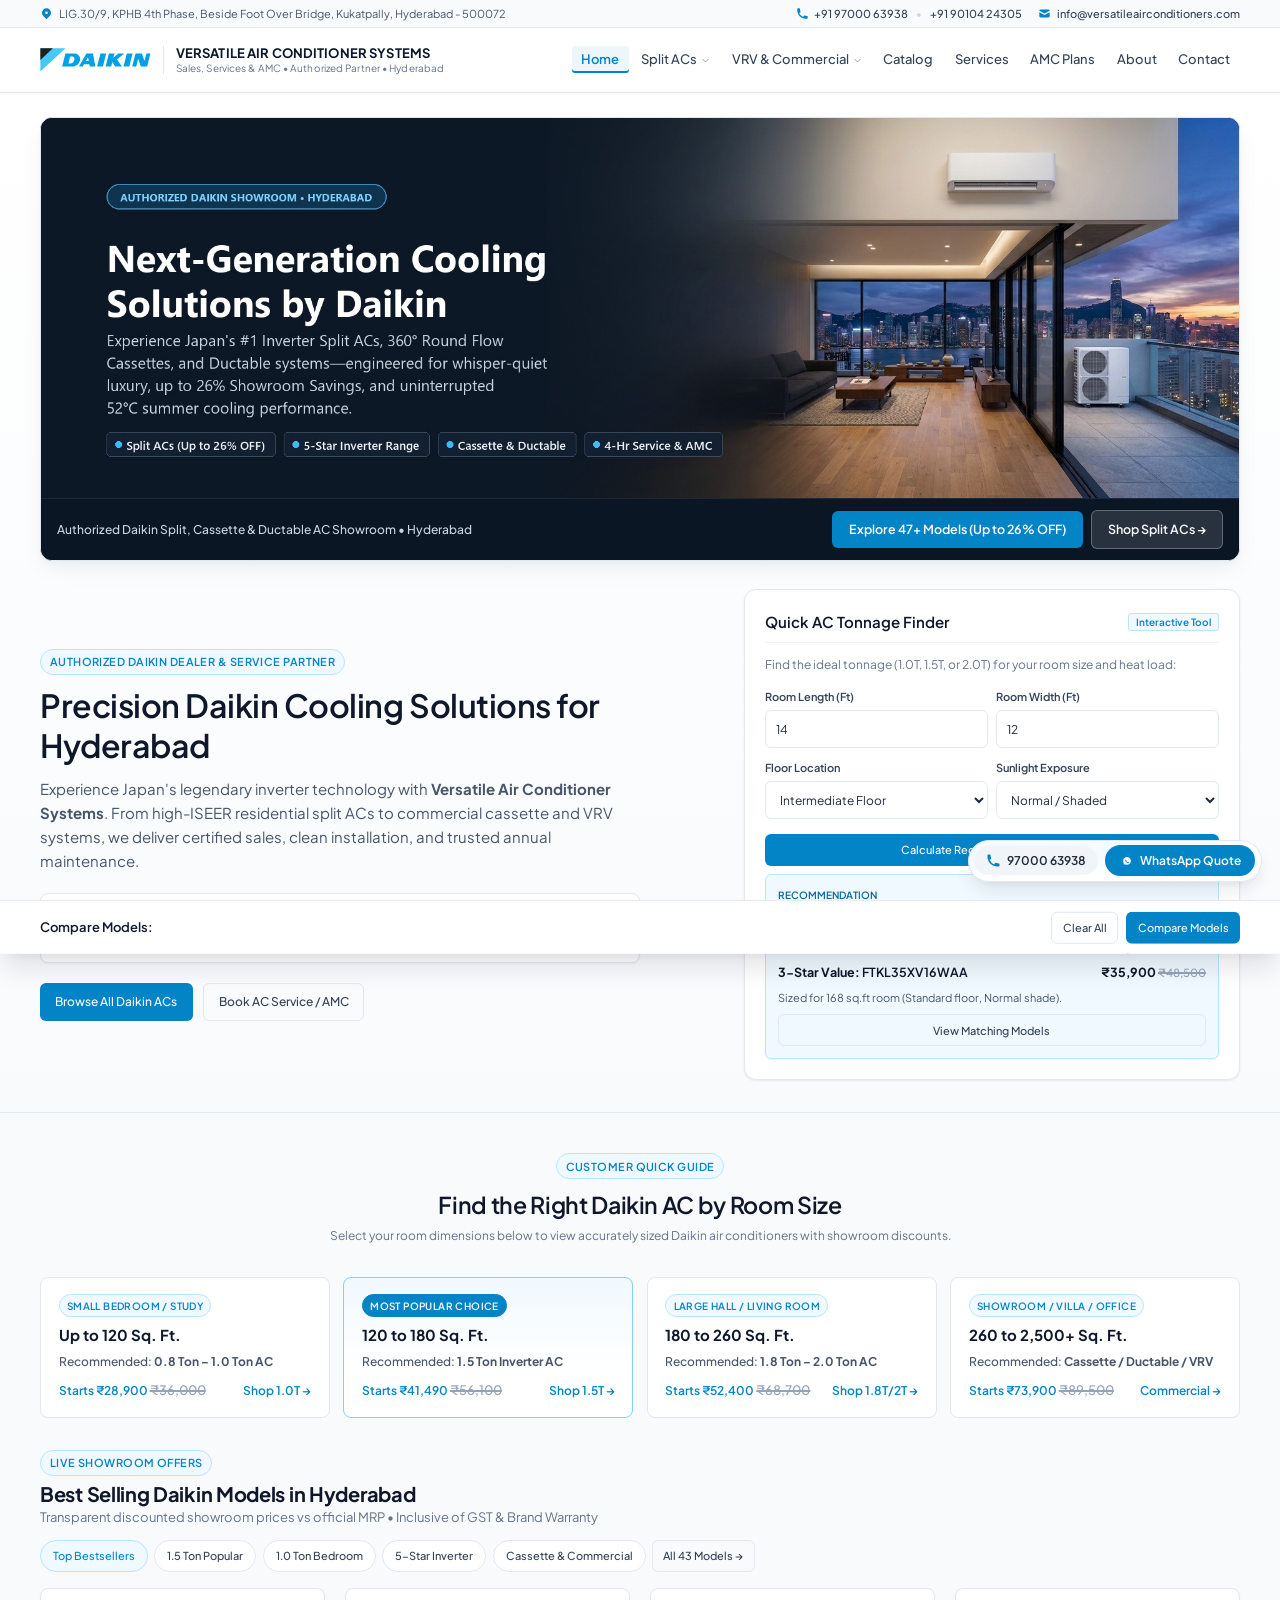
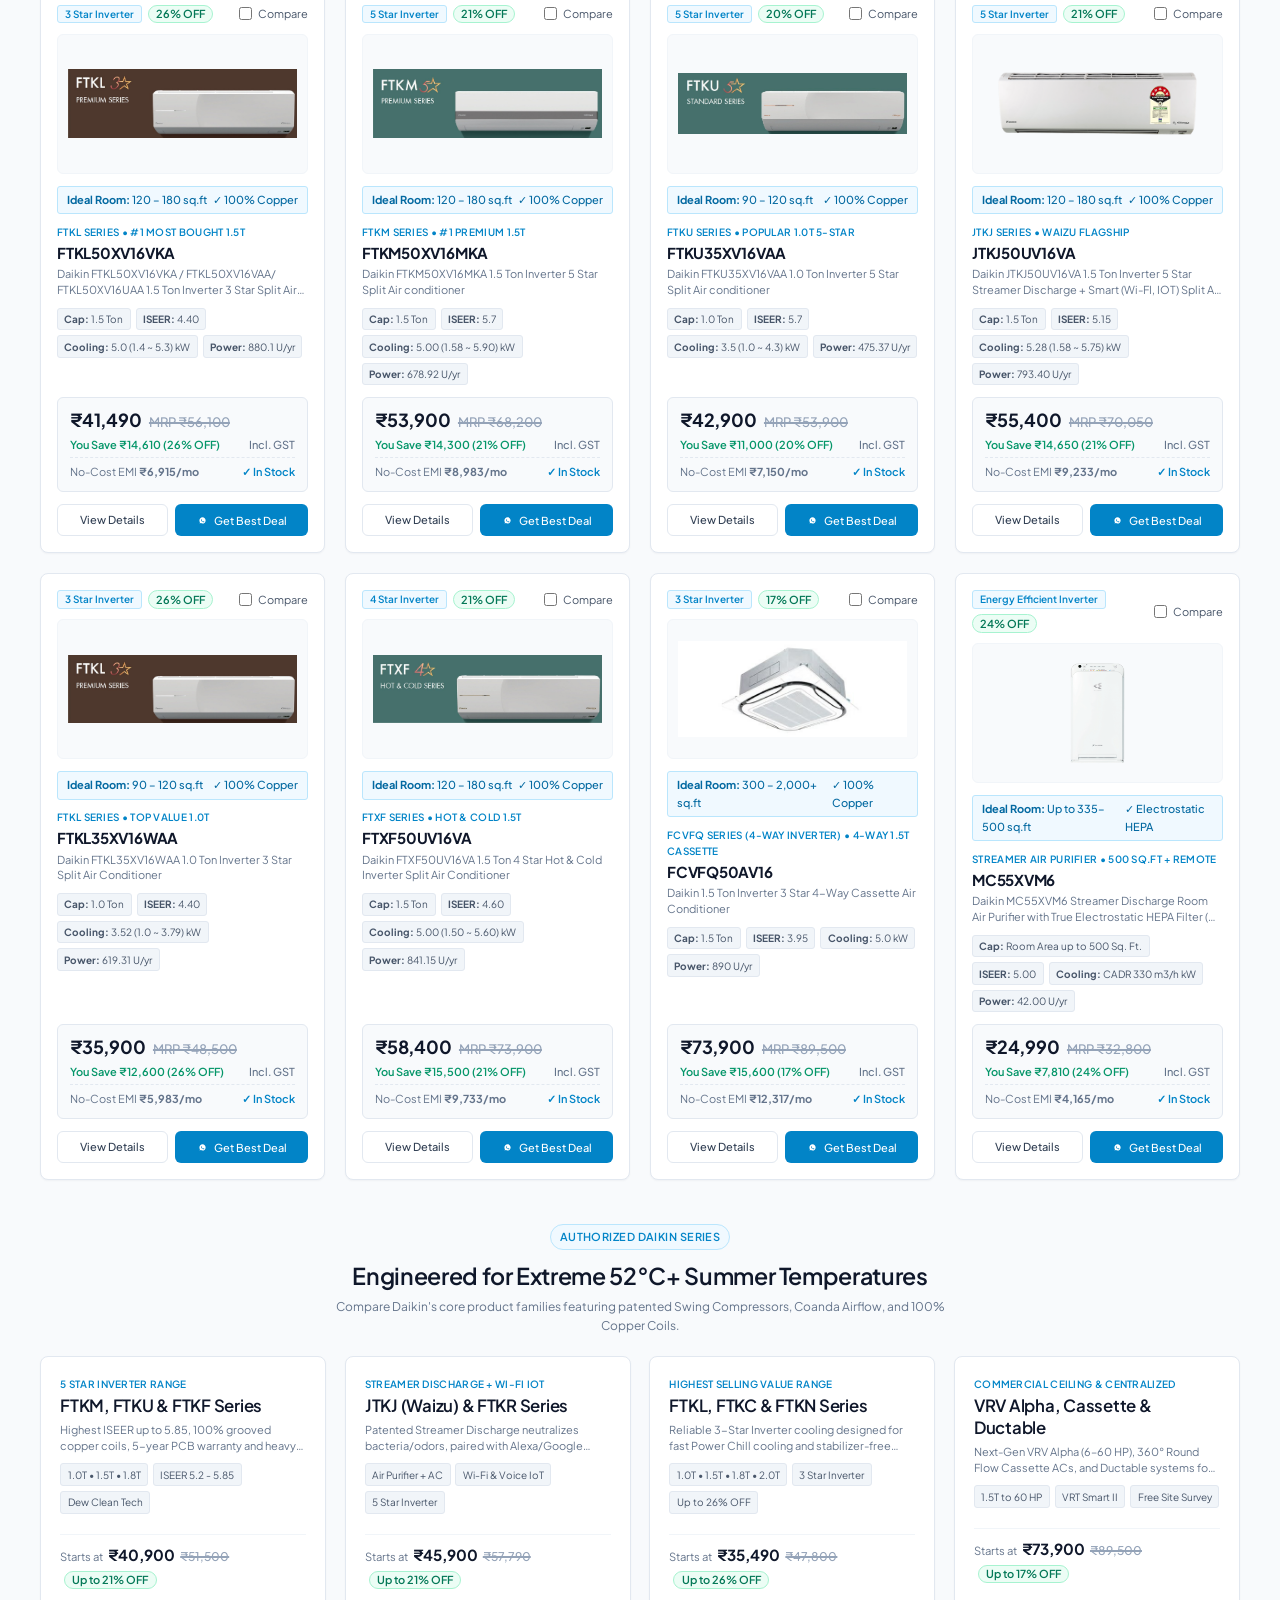
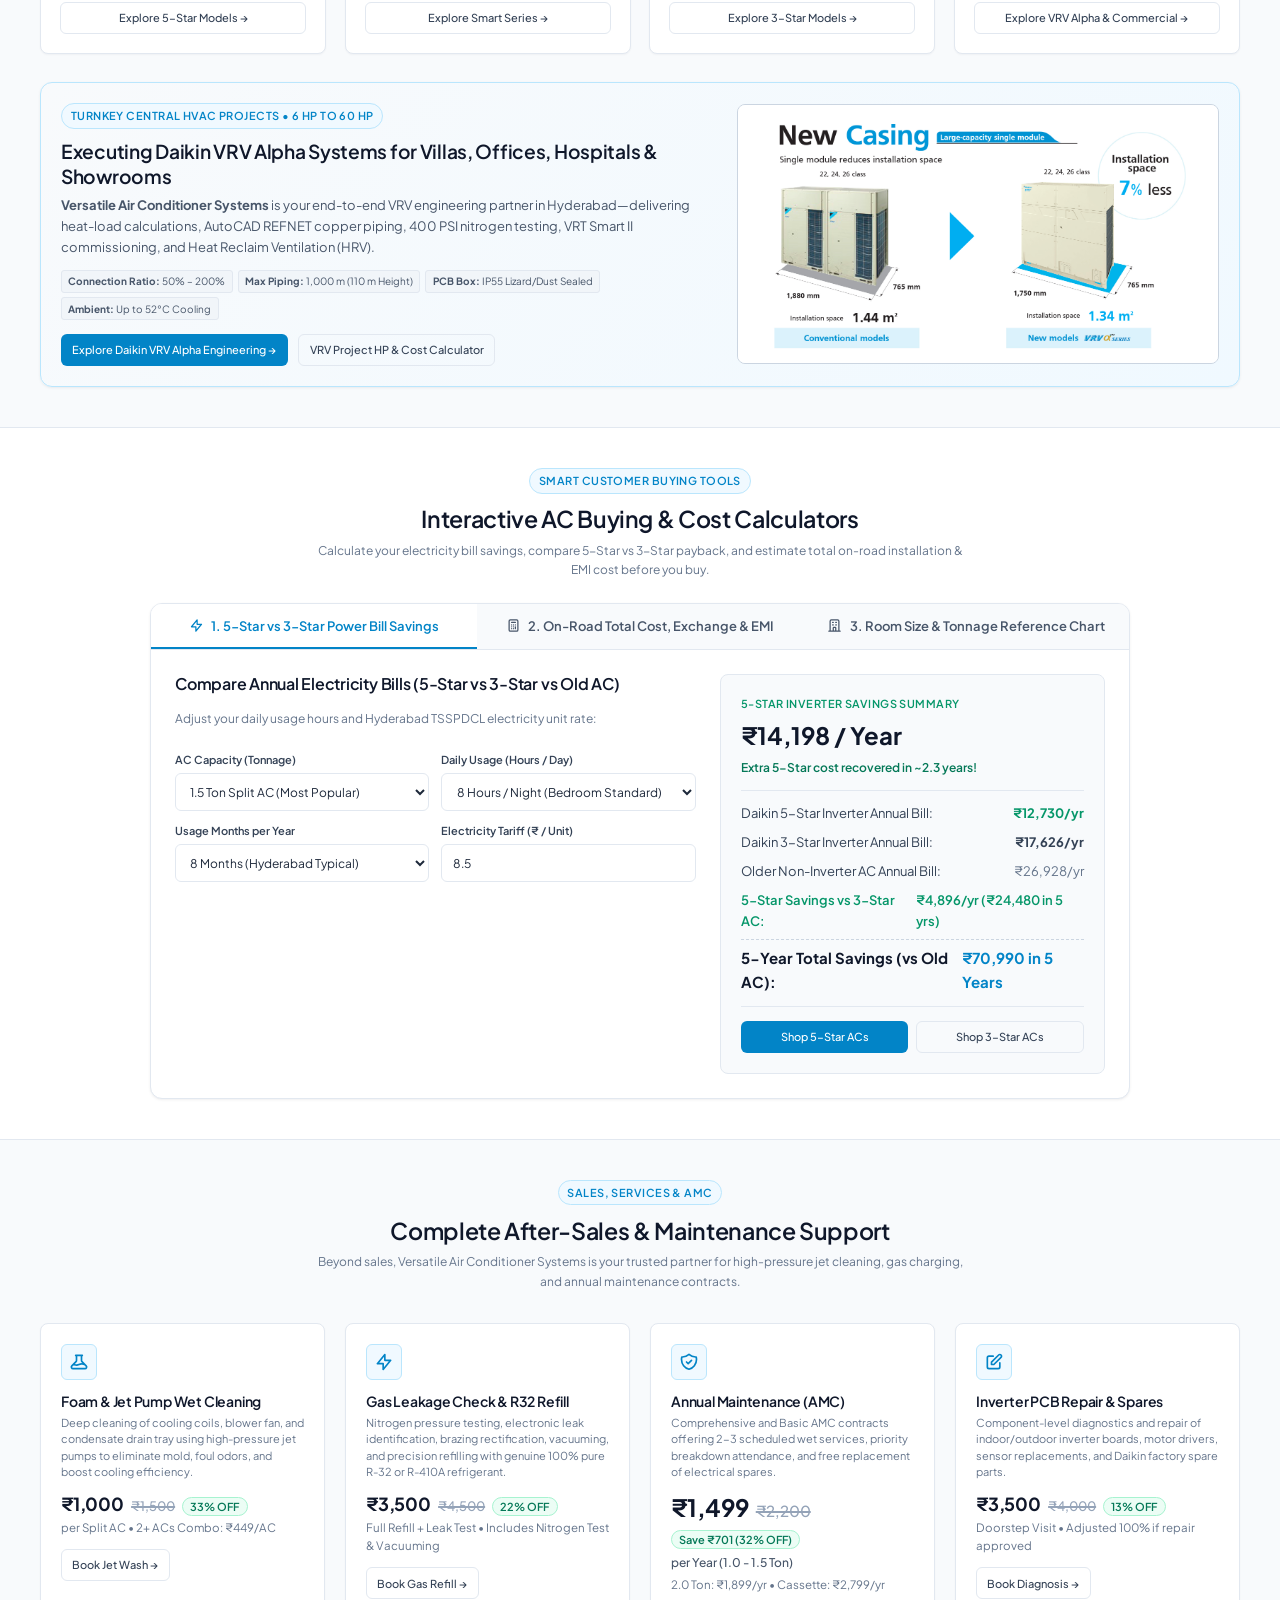
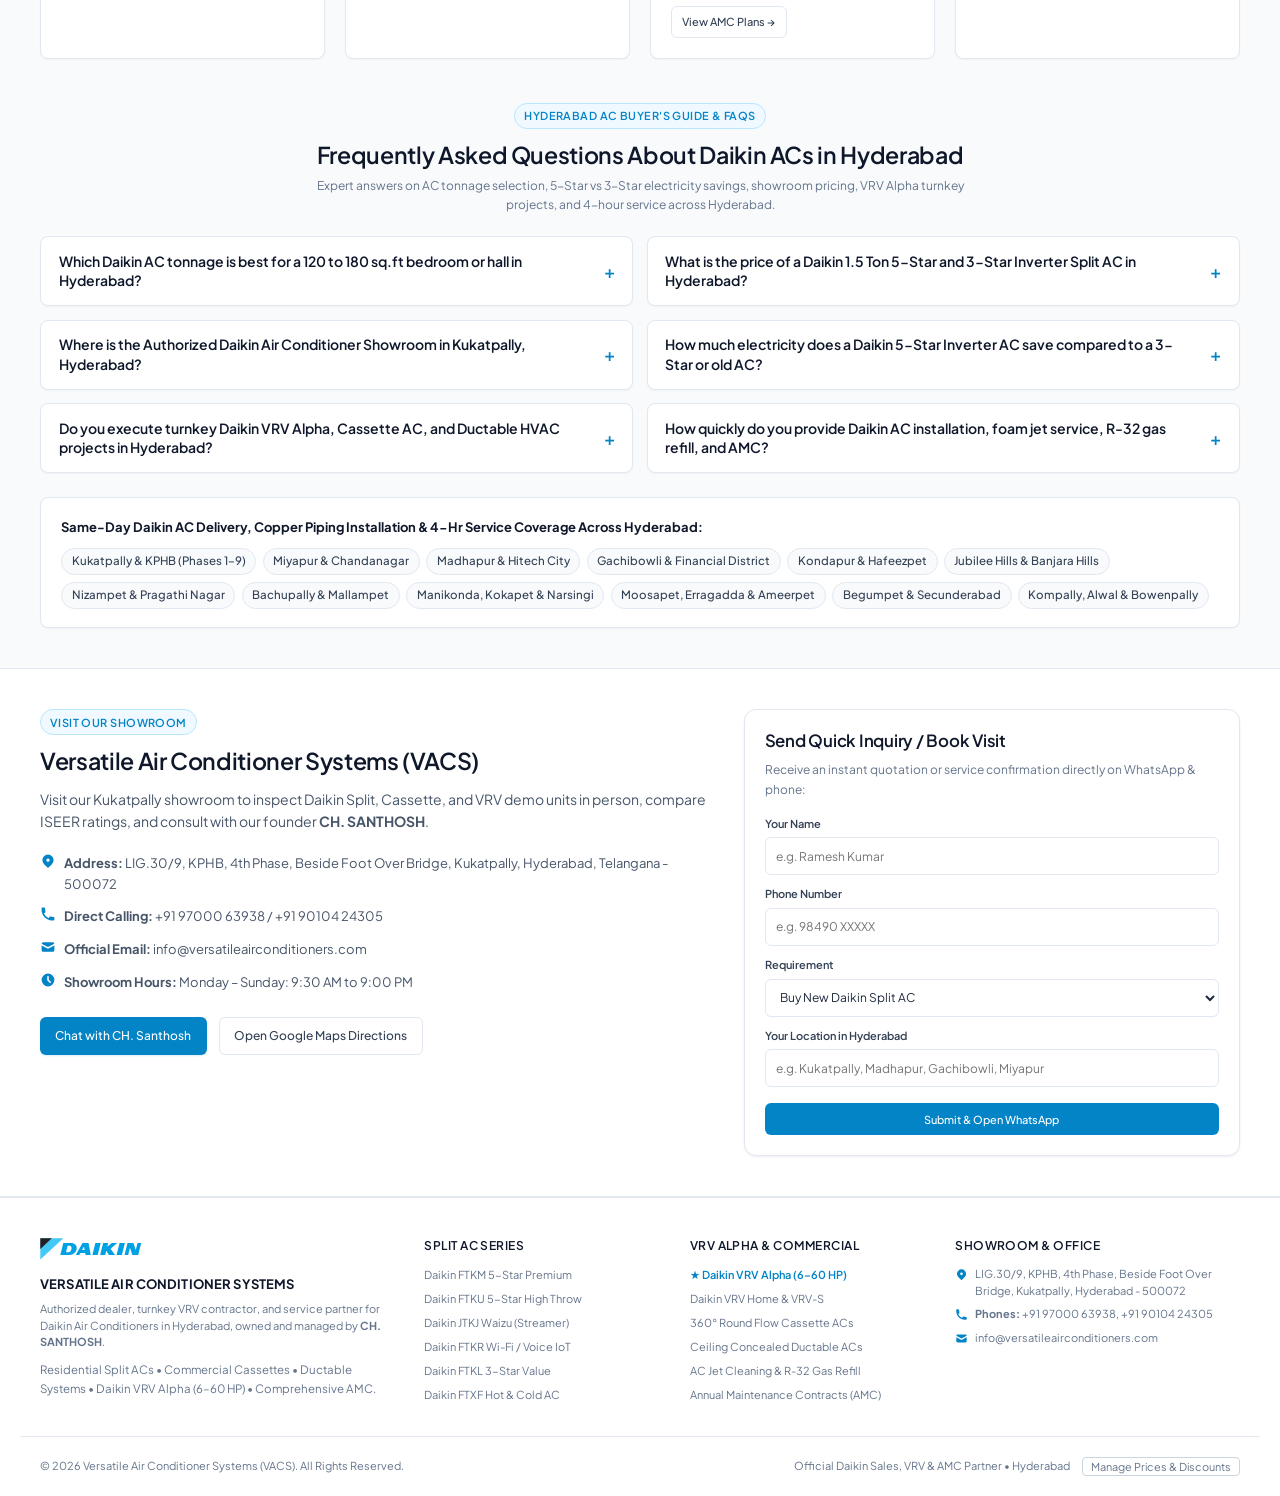
<file: index.html>
<!DOCTYPE html>
<html lang="en">
<head>
  <meta charset="UTF-8">
  <meta name="viewport" content="width=device-width, initial-scale=1.0">
  <title>Daikin AC Dealer & Showroom in Hyderabad | Split AC, VRV Alpha, Service & AMC | Versatile Air Conditioner Systems</title>
  <meta name="description" content="Authorized Daikin Air Conditioners Showroom in Kukatpally, Hyderabad. Buy 0.8T, 1.0T, 1.5T, 1.8T & 2.0T 5-Star & 3-Star Inverter Split ACs, Cassette ACs, Ductable & VRV Alpha (6–60 HP) at up to 26% OFF MRP. Certified AC Installation, Jet Service & AMC by CH. Santhosh. Call +91 97000 63938.">

  <!-- Open Graph / WhatsApp / Facebook / LinkedIn Link Preview (Placed at top of <head> for WhatsApp crawler) -->
  <meta property="og:type" content="website">
  <meta property="og:site_name" content="Versatile Air Conditioner Systems (Authorized Daikin Showroom)">
  <meta property="og:locale" content="en_IN">
  <meta property="og:url" content="https://versatileairconditioners.com/">
  <meta property="og:title" content="Versatile Air Conditioner Systems | Authorized Daikin AC Showroom Hyderabad">
  <meta property="og:description" content="Authorized Daikin AC Showroom in Kukatpally, Hyderabad. Up to 26% OFF on Split ACs, Cassettes & VRV Alpha (6–60 HP) + 4-Hr AC Service & AMC. Call +91 97000 63938.">
  <meta property="og:image" content="https://versatileairconditioners.com/assets/images/vacs-og-share-1200x630.jpg">
  <meta property="og:image:secure_url" content="https://versatileairconditioners.com/assets/images/vacs-og-share-1200x630.jpg">
  <meta property="og:image:type" content="image/jpeg">
  <meta property="og:image:width" content="1200">
  <meta property="og:image:height" content="630">
  <meta property="og:image:alt" content="Versatile Air Conditioner Systems | Authorized Daikin AC Showroom Hyderabad">

  <!-- Twitter / X Large Image Card -->
  <meta name="twitter:card" content="summary_large_image">
  <meta name="twitter:title" content="Versatile Air Conditioner Systems | Authorized Daikin AC Showroom Hyderabad">
  <meta name="twitter:description" content="Authorized Daikin AC Showroom in Kukatpally, Hyderabad. Up to 26% OFF on Split ACs, Cassettes & VRV Alpha (6–60 HP) + 4-Hr AC Service & AMC. Call +91 97000 63938.">
  <meta name="twitter:image" content="https://versatileairconditioners.com/assets/images/vacs-og-share-1200x630.jpg">
  <meta name="twitter:image:alt" content="Versatile Air Conditioner Systems | Authorized Daikin AC Showroom Hyderabad">

  <!-- Schema.org Microdata / Legacy Link Preview Fallbacks -->
  <meta itemprop="name" content="Versatile Air Conditioner Systems | Authorized Daikin AC Showroom Hyderabad">
  <meta itemprop="description" content="Authorized Daikin AC Showroom in Kukatpally, Hyderabad. Up to 26% OFF on Split ACs, Cassettes & VRV Alpha (6–60 HP) + 4-Hr AC Service & AMC. Call +91 97000 63938.">
  <meta itemprop="image" content="https://versatileairconditioners.com/assets/images/vacs-og-share-1200x630.jpg">
  <link rel="image_src" href="https://versatileairconditioners.com/assets/images/vacs-og-share-1200x630.jpg">

  <!-- Search Engine & Local Hyderabad Geo-Targeting Meta -->
  <meta name="keywords" content="Daikin AC Dealer Hyderabad, Daikin AC Showroom Kukatpally, Daikin AC Price Hyderabad, Buy Daikin 1.5 Ton 5 Star Inverter AC Hyderabad, Daikin FTKM50 Price Hyderabad, Daikin FTKL50 Price Hyderabad, Daikin JTKJ50 Hyderabad, Daikin Cassette AC Dealer Hyderabad, Daikin VRV Alpha Contractor Hyderabad, Daikin AC Service Kukatpally KPHB Miyapur Madhapur Gachibowli, AC AMC Hyderabad, Versatile Air Conditioner Systems, CH Santhosh">
  <meta name="author" content="Versatile Air Conditioner Systems (CH. Santhosh)">
  <meta name="robots" content="index, follow, max-image-preview:large, max-snippet:-1, max-video-preview:-1">
  <meta name="googlebot" content="index, follow, max-image-preview:large, max-snippet:-1, max-video-preview:-1">
  <meta name="geo.region" content="IN-TG">
  <meta name="geo.placename" content="Kukatpally, Hyderabad, Telangana">
  <meta name="geo.position" content="17.4939;78.3970">
  <meta name="ICBM" content="17.4939, 78.3970">
  <meta name="theme-color" content="#0284c7">
  <meta name="format-detection" content="telephone=yes">

  <!-- Canonical & Google Search Compliant 1:1 Square Favicons -->
  <link rel="canonical" href="https://versatileairconditioners.com/">
  <link rel="icon" type="image/png" sizes="48x48" href="assets/images/favicon-48.png">
  <link rel="icon" type="image/png" sizes="192x192" href="assets/images/favicon-192.png">
  <link rel="apple-touch-icon" sizes="180x180" href="assets/images/apple-touch-icon.png">
  <link rel="icon" type="image/svg+xml" href="assets/images/daikin-logo.svg">
  <link rel="manifest" href="site.webmanifest">

  <!-- Performance Preconnect & Stylesheet -->
  <link rel="preconnect" href="https://fonts.googleapis.com">
  <link rel="preconnect" href="https://fonts.gstatic.com" crossorigin>
  <link rel="preload" as="image" href="assets/images/vacs-home-banner-panoramic.jpg" fetchpriority="high">
  <link rel="stylesheet" href="css/style.css?v=2.2">

  <!-- Structured Data (Schema.org JSON-LD for Google Rich Results & Local Pack) -->
  <script type="application/ld+json">
{
  "@context": "https://schema.org",
  "@graph": [
    {
      "@type": [
        "HVACBusiness",
        "Store",
        "HomeAndConstructionBusiness"
      ],
      "@id": "https://versatileairconditioners.com/#organization",
      "name": "Versatile Air Conditioner Systems",
      "alternateName": [
        "VACS Daikin Showroom Hyderabad",
        "Work Daikin Airconditioning VERSATILE AIR CONDITIONER SYSTEMS"
      ],
      "description": "Authorized Daikin Air Conditioners Showroom, Turnkey VRV Alpha Contractor, and Certified AC Service & AMC Partner in Kukatpally, Hyderabad led by CH. Santhosh.",
      "url": "https://versatileairconditioners.com/",
      "logo": "https://versatileairconditioners.com/assets/images/favicon-192.png",
      "image": "https://versatileairconditioners.com/assets/images/vacs-og-share-1200x630.jpg",
      "telephone": "+919700063938",
      "contactPoint": [
        {
          "@type": "ContactPoint",
          "telephone": "+91-9700063938",
          "contactType": "sales",
          "areaServed": "IN-TG",
          "availableLanguage": [
            "en",
            "te",
            "hi"
          ]
        },
        {
          "@type": "ContactPoint",
          "telephone": "+91-9010424305",
          "contactType": "customer service",
          "areaServed": "IN-TG",
          "availableLanguage": [
            "en",
            "te",
            "hi"
          ]
        }
      ],
      "email": "info@versatileairconditioners.com",
      "founder": {
        "@type": "Person",
        "name": "CH. SANTHOSH",
        "jobTitle": "Proprietor & Lead HVAC Engineer"
      },
      "priceRange": "₹23,500 - ₹3,25,000",
      "currenciesAccepted": "INR",
      "paymentAccepted": "Cash, UPI, Credit Card, Debit Card, Bajaj Finserv No-Cost EMI, Bank Transfer",
      "hasMap": "https://maps.app.goo.gl/npbQBWoZHJJzq378A?g_st=awb",
      "sameAs": [
        "https://maps.app.goo.gl/npbQBWoZHJJzq378A?g_st=awb"
      ],
      "address": {
        "@type": "PostalAddress",
        "streetAddress": "LIG.30/9, Service Rd, Beside Foot Over Bridge, KPHB 4th Phase, Kukatpally",
        "addressLocality": "Hyderabad",
        "addressRegion": "Telangana",
        "postalCode": "500072",
        "addressCountry": "IN"
      },
      "geo": {
        "@type": "GeoCoordinates",
        "latitude": 17.4939,
        "longitude": 78.397
      },
      "areaServed": [
        {
          "@type": "City",
          "name": "Hyderabad"
        },
        {
          "@type": "City",
          "name": "Kukatpally"
        },
        {
          "@type": "City",
          "name": "KPHB Colony"
        },
        {
          "@type": "City",
          "name": "Miyapur"
        },
        {
          "@type": "City",
          "name": "Madhapur"
        },
        {
          "@type": "City",
          "name": "Hitech City"
        },
        {
          "@type": "City",
          "name": "Gachibowli"
        },
        {
          "@type": "City",
          "name": "Kondapur"
        },
        {
          "@type": "City",
          "name": "Jubilee Hills"
        },
        {
          "@type": "City",
          "name": "Banjara Hills"
        },
        {
          "@type": "City",
          "name": "Nizampet"
        },
        {
          "@type": "City",
          "name": "Bachupally"
        },
        {
          "@type": "City",
          "name": "Chandanagar"
        },
        {
          "@type": "City",
          "name": "Pragathi Nagar"
        },
        {
          "@type": "City",
          "name": "Moosapet"
        },
        {
          "@type": "City",
          "name": "Balanagar"
        },
        {
          "@type": "City",
          "name": "Ameerpet"
        },
        {
          "@type": "City",
          "name": "Begumpet"
        },
        {
          "@type": "City",
          "name": "Secunderabad"
        },
        {
          "@type": "City",
          "name": "Kompally"
        },
        {
          "@type": "City",
          "name": "Manikonda"
        },
        {
          "@type": "City",
          "name": "Kokapet"
        },
        {
          "@type": "City",
          "name": "Financial District"
        },
        {
          "@type": "City",
          "name": "Narsingi"
        },
        {
          "@type": "City",
          "name": "Tellapur"
        }
      ],
      "openingHoursSpecification": {
        "@type": "OpeningHoursSpecification",
        "dayOfWeek": [
          "Monday",
          "Tuesday",
          "Wednesday",
          "Thursday",
          "Friday",
          "Saturday",
          "Sunday"
        ],
        "opens": "09:30",
        "closes": "21:00"
      },
      "brand": {
        "@type": "Brand",
        "name": "Daikin"
      },
      "makesOffer": {
        "@type": "AggregateOffer",
        "priceCurrency": "INR",
        "lowPrice": "23500",
        "highPrice": "325000",
        "offerCount": "47"
      }
    },
    {
      "@type": "WebSite",
      "@id": "https://versatileairconditioners.com/#website",
      "url": "https://versatileairconditioners.com/",
      "name": "Versatile Air Conditioner Systems - Authorized Daikin AC Showroom Hyderabad",
      "publisher": {
        "@id": "https://versatileairconditioners.com/#organization"
      },
      "potentialAction": {
        "@type": "SearchAction",
        "target": "https://versatileairconditioners.com/products?q={search_term_string}",
        "query-input": "required name=search_term_string"
      }
    },
    {
      "@type": "ItemList",
      "@id": "https://versatileairconditioners.com/#bestsellers",
      "name": "Best Selling Daikin Air Conditioners in Hyderabad",
      "itemListElement": [
        {
          "@type": "ListItem",
          "position": 1,
          "item": {
            "@type": "Product",
            "name": "Daikin FTKM50XV16MKA 1.5 Ton Inverter 5 Star Split Air conditioner",
            "sku": "FTKM50XV16MKA",
            "mpn": "FTKM50XV16MKA",
            "brand": {
              "@type": "Brand",
              "name": "Daikin"
            },
            "image": "https://versatileairconditioners.com/assets/images/FTKM_Series.jpg",
            "url": "https://versatileairconditioners.com/product?id=ftkm50xv16mka",
            "offers": {
              "@type": "Offer",
              "url": "https://versatileairconditioners.com/product?id=ftkm50xv16mka",
              "priceCurrency": "INR",
              "price": "55242",
              "priceValidUntil": "2027-12-31",
              "availability": "https://schema.org/InStock",
              "itemCondition": "https://schema.org/NewCondition"
            }
          }
        },
        {
          "@type": "ListItem",
          "position": 2,
          "item": {
            "@type": "Product",
            "name": "Daikin JTKJ50UV16VA 1.5 Ton Inverter 5 Star Streamer Discharge + Smart (Wi-FI, IOT) Split Air Conditioner",
            "sku": "JTKJ50UV16VA",
            "mpn": "JTKJ50UV16VA",
            "brand": {
              "@type": "Brand",
              "name": "Daikin"
            },
            "image": "https://versatileairconditioners.com/assets/images/jtkj50uv16va.png",
            "url": "https://versatileairconditioners.com/product?id=jtkj50uv16va",
            "offers": {
              "@type": "Offer",
              "url": "https://versatileairconditioners.com/product?id=jtkj50uv16va",
              "priceCurrency": "INR",
              "price": "56741",
              "priceValidUntil": "2027-12-31",
              "availability": "https://schema.org/InStock",
              "itemCondition": "https://schema.org/NewCondition"
            }
          }
        },
        {
          "@type": "ListItem",
          "position": 3,
          "item": {
            "@type": "Product",
            "name": "Daikin FTKU50XV16MKA 1.5 Ton Inverter 5 Star Split Air conditioner",
            "sku": "FTKU50XV16MKA",
            "mpn": "FTKU50XV16MKA",
            "brand": {
              "@type": "Brand",
              "name": "Daikin"
            },
            "image": "https://versatileairconditioners.com/assets/images/FTKU_Series.jpg",
            "url": "https://versatileairconditioners.com/product?id=ftku50xv16mka",
            "offers": {
              "@type": "Offer",
              "url": "https://versatileairconditioners.com/product?id=ftku50xv16mka",
              "priceCurrency": "INR",
              "price": "53298",
              "priceValidUntil": "2027-12-31",
              "availability": "https://schema.org/InStock",
              "itemCondition": "https://schema.org/NewCondition"
            }
          }
        },
        {
          "@type": "ListItem",
          "position": 4,
          "item": {
            "@type": "Product",
            "name": "Daikin FTKL50XV16VKA / FTKL50XV16VAA/ FTKL50XV16UAA 1.5 Ton Inverter 3 Star Split Air Conditioner",
            "sku": "FTKL50XV16VKA",
            "mpn": "FTKL50XV16VKA",
            "brand": {
              "@type": "Brand",
              "name": "Daikin"
            },
            "image": "https://versatileairconditioners.com/assets/images/FTKL_Series.jpg",
            "url": "https://versatileairconditioners.com/product?id=ftkl50xv16vka",
            "offers": {
              "@type": "Offer",
              "url": "https://versatileairconditioners.com/product?id=ftkl50xv16vka",
              "priceCurrency": "INR",
              "price": "45441",
              "priceValidUntil": "2027-12-31",
              "availability": "https://schema.org/InStock",
              "itemCondition": "https://schema.org/NewCondition"
            }
          }
        },
        {
          "@type": "ListItem",
          "position": 5,
          "item": {
            "@type": "Product",
            "name": "Daikin FTKM60XV16MAA 1.8 Ton Inverter 5 Star Split Air Conditioner",
            "sku": "FTKM60XV16MAA",
            "mpn": "FTKM60XV16MAA",
            "brand": {
              "@type": "Brand",
              "name": "Daikin"
            },
            "image": "https://versatileairconditioners.com/assets/images/FTKM_Series.jpg",
            "url": "https://versatileairconditioners.com/product?id=ftkm60xv16maa",
            "offers": {
              "@type": "Offer",
              "url": "https://versatileairconditioners.com/product?id=ftkm60xv16maa",
              "priceCurrency": "INR",
              "price": "73953",
              "priceValidUntil": "2027-12-31",
              "availability": "https://schema.org/InStock",
              "itemCondition": "https://schema.org/NewCondition"
            }
          }
        },
        {
          "@type": "ListItem",
          "position": 6,
          "item": {
            "@type": "Product",
            "name": "Daikin FTKM35XV16VAA 1.0 Ton Inverter 5 Star Split Air conditioner",
            "sku": "FTKM35XV16VAA",
            "mpn": "FTKM35XV16VAA",
            "brand": {
              "@type": "Brand",
              "name": "Daikin"
            },
            "image": "https://versatileairconditioners.com/assets/images/FTKM_Series.jpg",
            "url": "https://versatileairconditioners.com/product?id=ftkm35xv16vaa",
            "offers": {
              "@type": "Offer",
              "url": "https://versatileairconditioners.com/product?id=ftkm35xv16vaa",
              "priceCurrency": "INR",
              "price": "45279",
              "priceValidUntil": "2027-12-31",
              "availability": "https://schema.org/InStock",
              "itemCondition": "https://schema.org/NewCondition"
            }
          }
        },
        {
          "@type": "ListItem",
          "position": 7,
          "item": {
            "@type": "Product",
            "name": "Daikin JTKJ50UV16VA 1.5 Ton Inverter 5 Star Streamer Discharge + Smart (Wi-FI, IOT) Split Air Conditioner",
            "sku": "JTKJ50UV16VA",
            "mpn": "JTKJ50UV16VA",
            "brand": {
              "@type": "Brand",
              "name": "Daikin"
            },
            "image": "https://versatileairconditioners.com/assets/images/jtkj50uv16va.png",
            "url": "https://versatileairconditioners.com/product?id=jtkj50uv16va",
            "offers": {
              "@type": "Offer",
              "url": "https://versatileairconditioners.com/product?id=jtkj50uv16va",
              "priceCurrency": "INR",
              "price": "56741",
              "priceValidUntil": "2027-12-31",
              "availability": "https://schema.org/InStock",
              "itemCondition": "https://schema.org/NewCondition"
            }
          }
        },
        {
          "@type": "ListItem",
          "position": 8,
          "item": {
            "@type": "Product",
            "name": "Daikin JTKJ60UV16UA 1.8 Ton Inverter 5 Star Streamer Discharge + Smart (Wi-FI, IOT) Split Air Conditioner",
            "sku": "JTKJ60UV16UA",
            "mpn": "JTKJ60UV16UA",
            "brand": {
              "@type": "Brand",
              "name": "Daikin"
            },
            "image": "https://versatileairconditioners.com/assets/images/jtkj50uv16va.png",
            "url": "https://versatileairconditioners.com/product?id=jtkj60uv16ua",
            "offers": {
              "@type": "Offer",
              "url": "https://versatileairconditioners.com/product?id=jtkj60uv16ua",
              "priceCurrency": "INR",
              "price": "70924",
              "priceValidUntil": "2027-12-31",
              "availability": "https://schema.org/InStock",
              "itemCondition": "https://schema.org/NewCondition"
            }
          }
        },
        {
          "@type": "ListItem",
          "position": 9,
          "item": {
            "@type": "Product",
            "name": "Daikin 1.5 Ton Inverter 3 Star 4-Way Cassette Air Conditioner",
            "sku": "FCVFQ50AV16",
            "mpn": "FCVFQ50AV16",
            "brand": {
              "@type": "Brand",
              "name": "Daikin"
            },
            "image": "https://versatileairconditioners.com/assets/images/FCVFQ-A.jpg",
            "url": "https://versatileairconditioners.com/product?id=fcvfq50av16",
            "offers": {
              "@type": "Offer",
              "url": "https://versatileairconditioners.com/product?id=fcvfq50av16",
              "priceCurrency": "INR",
              "price": "72495",
              "priceValidUntil": "2027-12-31",
              "availability": "https://schema.org/InStock",
              "itemCondition": "https://schema.org/NewCondition"
            }
          }
        },
        {
          "@type": "ListItem",
          "position": 10,
          "item": {
            "@type": "Product",
            "name": "Daikin FTKF50XV16MAA 1.5 Ton Inverter 5 Star Highest ISEER Split Air Conditioner",
            "sku": "FTKF50XV16MAA",
            "mpn": "FTKF50XV16MAA",
            "brand": {
              "@type": "Brand",
              "name": "Daikin"
            },
            "image": "https://versatileairconditioners.com/assets/images/FTKF_Series.jpg",
            "url": "https://versatileairconditioners.com/product?id=ftkf50xv16maa",
            "offers": {
              "@type": "Offer",
              "url": "https://versatileairconditioners.com/product?id=ftkf50xv16maa",
              "priceCurrency": "INR",
              "price": "72738",
              "priceValidUntil": "2027-12-31",
              "availability": "https://schema.org/InStock",
              "itemCondition": "https://schema.org/NewCondition"
            }
          }
        }
      ]
    },
    {
      "@type": "FAQPage",
      "@id": "https://versatileairconditioners.com/#faq",
      "mainEntity": [
        {
          "@type": "Question",
          "name": "Which Daikin AC tonnage is best for a 120 to 180 sq.ft bedroom or hall in Hyderabad?",
          "acceptedAnswer": {
            "@type": "Answer",
            "text": "For a standard 120 to 180 sq.ft bedroom in Hyderabad, a 1.5 Ton Daikin Inverter Split AC (such as the 5-Star FTKM50, FTKU50, JTKJ50 or 3-Star FTKL50) is ideal. For rooms up to 120 sq.ft, a 1.0 Ton AC is recommended, while large living rooms (180 to 260 sq.ft) require a 1.8 Ton or 2.0 Ton Daikin Split or Cassette AC to handle Hyderabad's 45°C–52°C summer heat."
          }
        },
        {
          "@type": "Question",
          "name": "What is the price of a Daikin 1.5 Ton 5-Star and 3-Star Inverter Split AC in Hyderabad?",
          "acceptedAnswer": {
            "@type": "Answer",
            "text": "At Versatile Air Conditioner Systems (Authorized Daikin Showroom in Kukatpally, Hyderabad), Daikin 1.0 Ton Split ACs start from ₹28,900, Daikin 1.5 Ton 3-Star Inverter ACs (FTKL50 / FTKC50) start from ₹41,490 (up to 26% OFF MRP), and Daikin 1.5 Ton 5-Star Inverter ACs (FTKM50 / FTKU50 / JTKJ50) range from ₹51,900 to ₹56,200 inclusive of GST, official 1+5+10 year Daikin warranty, and 6-month No-Cost EMI."
          }
        },
        {
          "@type": "Question",
          "name": "Where is the Authorized Daikin Air Conditioner Showroom in Kukatpally, Hyderabad?",
          "acceptedAnswer": {
            "@type": "Answer",
            "text": "Versatile Air Conditioner Systems (VACS) is located at LIG.30/9, KPHB 4th Phase, Beside Foot Over Bridge, Service Road, Kukatpally, Hyderabad - 500072. Managed by CH. Santhosh, our showroom is open 7 days a week from 9:30 AM to 9:00 PM. Call +91 97000 63938 or +91 90104 24305 for live quotes and same-day delivery."
          }
        },
        {
          "@type": "Question",
          "name": "How much electricity does a Daikin 5-Star Inverter AC save compared to a 3-Star or old AC?",
          "acceptedAnswer": {
            "@type": "Answer",
            "text": "A Daikin 1.5 Ton 5-Star Inverter AC (ISEER up to 5.20–5.85 with patented Swing Compressor) consumes around 744 to 785 units per year, saving approximately ₹4,800/year compared to a 3-Star AC and over ₹14,000/year compared to an older non-inverter AC under typical 8-hour daily Hyderabad usage."
          }
        },
        {
          "@type": "Question",
          "name": "Do you execute turnkey Daikin VRV Alpha, Cassette AC, and Ductable HVAC projects in Hyderabad?",
          "acceptedAnswer": {
            "@type": "Answer",
            "text": "Yes, Versatile Air Conditioner Systems is an authorized turnkey Daikin VRV Alpha (6 HP to 60 HP), VRV Home, 360° Round Flow Cassette AC, and Ductable AC contractor in Hyderabad for luxury villas, corporate offices, hospitals, and showrooms—including free site heat-load survey, AutoCAD REFNET copper piping, 400 PSI nitrogen testing, and VRT Smart II commissioning."
          }
        },
        {
          "@type": "Question",
          "name": "How quickly do you provide Daikin AC installation, foam jet service, R-32 gas refill, and AMC in Hyderabad?",
          "acceptedAnswer": {
            "@type": "Answer",
            "text": "We provide 4-hour rapid AC service response across Kukatpally, KPHB, Miyapur, Madhapur, Hitech City, Gachibowli, Kondapur, Jubilee Hills, Banjara Hills, and all of Hyderabad. High-pressure foam jet wet wash starts at ₹499, 100% pure R-32/R-410A gas charging starts at ₹2,299, and Annual Maintenance Contracts (AMC) start at ₹1,699/year."
          }
        }
      ]
    }
  ]
}
  </script>
</head>
<body>

    <!-- Topbar -->
  <div class="site-topbar">
    <div class="container topbar-content">
      <div class="topbar-left">
        <span class="topbar-item">
          <svg fill="currentColor" viewBox="0 0 20 20"><path d="M5.05 4.05a7 7 0 119.9 9.9L10 18.9l-4.95-4.95a7 7 0 010-9.9zM10 11a2 2 0 100-4 2 2 0 000 4z"/></svg>
          <span>LIG.30/9, KPHB 4th Phase, Beside Foot Over Bridge, Kukatpally, Hyderabad - 500072</span>
        </span>
      </div>
      <div class="topbar-right">
        <span class="topbar-item">
          <svg fill="currentColor" viewBox="0 0 20 20"><path d="M2 3a1 1 0 011-1h2.153a1 1 0 01.986.836l.74 4.435a1 1 0 01-.54 1.06l-1.548.773a11.037 11.037 0 006.105 6.105l.774-1.548a1 1 0 011.059-.54l4.435.74a1 1 0 01.836.986V17a1 1 0 01-1 1h-2C7.82 18 2 12.18 2 5V3z"/></svg>
          <a href="tel:+919700063938">+91 97000 63938</a>
          <span class="topbar-sep">•</span>
          <a href="tel:+919010424305">+91 90104 24305</a>
        </span>
        <span class="topbar-item topbar-email">
          <svg fill="currentColor" viewBox="0 0 20 20"><path d="M2.003 5.884L10 9.882l7.997-3.998A2 2 0 0016 4H4a2 2 0 00-1.997 1.884z"/><path d="M18 8.118l-8 4-8-4V14a2 2 0 002 2h12a2 2 0 002-2V8.118z"/></svg>
          <a href="mailto:info@versatileairconditioners.com">info@versatileairconditioners.com</a>
        </span>
      </div>
    </div>
  </div>

  <!-- Header -->
  <header class="site-header">
    <div class="container header-content">
      <!-- Brand Lockup -->
      <a href="/" class="brand-lockup">
        <svg viewBox="0 0 300 65" class="daikin-official-logo" aria-label="DAIKIN" role="img">
          <g transform="translate(-393.36411,-761.77017)">
            <g transform="matrix(1.812145,0,0,-1.812145,462.23619,762.77017)">
              <path fill="#44c8f5" d="m 0,0 -37.453,0 0,-34.554 L 0,0" />
            </g>
            <g transform="matrix(1.812145,0,0,-1.812145,428.29471,762.77017)">
              <path fill="#231f20" d="m 0,0 -18.724,0 0,-17.285 L 0,0" />
            </g>
            <g transform="matrix(1.812145,0,0,-1.812145,557.00956,776.36126)">
              <path fill="#00a0e4" d="m 0,0 -4.889,-19.547 8.638,0 L 8.634,0 0,0" />
            </g>
            <g transform="matrix(1.812145,0,0,-1.812145,521.25957,796.89105)">
              <path fill="#00a0e4" d="M 0,0 -1.981,0 1.213,5.639 2.249,0 0,0 Z m -1.229,11.331 -11.109,-19.546 5.713,0 1.844,3.258 7.931,0 0.591,-3.258 8.432,0 -3.584,19.546 -9.818,0" />
            </g>
            <g transform="matrix(1.812145,0,0,-1.812145,628.49506,776.36126)">
              <path fill="#00a0e4" d="m 0,0 -4.876,-19.547 8.636,0 L 8.637,0 0,0" />
            </g>
            <g transform="matrix(1.812145,0,0,-1.812145,621.50018,776.36126)">
              <path fill="#00a0e4" d="m 0,0 -8.851,0 -7.409,-6.394 1.617,6.394 -8.279,0 -4.876,-19.547 8.253,0 1.686,6.748 4.413,-6.748 9.99,0 L -10.855,-9.31 0,0" />
            </g>
            <g transform="matrix(1.812145,0,0,-1.812145,486.6186,792.45854)">
              <path fill="#00a0e4" d="m 0,0 c 0,0 -0.561,-6.349 -5.971,-6.349 l -3.061,0 2.696,10.543 2.778,0 C -2.564,4.188 0.313,3.93 0,0 Z m -0.438,8.874 -2.234,0.007 -10.808,0 -4.876,-19.539 10.732,0 4.246,-0.006 c 5.978,0 11.861,4.45 11.861,11.266 0,8.02 -8.921,8.272 -8.921,8.272" />
            </g>
            <g transform="matrix(1.812145,0,0,-1.812145,681.52929,776.35582)">
              <path fill="#00a0e4" d="M 0,0 -2.881,-11.51 -6.719,0 l -9.606,0 -4.88,-19.55 5.973,0 2.909,11.611 3.85,-11.611 9.565,0 L 5.979,0 0,0" />
            </g>
          </g>
        </svg>
        <div class="brand-divider"></div>
        <div class="brand-text-group">
          <span class="brand-title">VERSATILE AIR CONDITIONER SYSTEMS</span>
          <span class="brand-subtitle">Sales, Services &amp; AMC • Authorized Partner • Hyderabad</span>
        </div>
      </a>

      <!-- Desktop Navigation -->
      <nav class="main-nav">
        <a href="/" class="nav-link active">Home</a>
        <div class="nav-dropdown">
          <a href="products?category=Split%20AC" class="nav-link">
            <span>Split ACs</span>
            <svg class="chevron" fill="none" stroke="currentColor" viewBox="0 0 24 24"><path stroke-linecap="round" stroke-linejoin="round" stroke-width="2.5" d="M19 9l-7 7-7-7"/></svg>
          </a>
          <div class="dropdown-menu">
            <span class="dropdown-header">Inverter Technologies</span>
            <a href="products?category=Split%20AC&amp;star=5%20Star" class="dropdown-item">5 Star Inverter (FTKM, FTKU, JTKJ)</a>
            <a href="products?category=Split%20AC&amp;star=4%20Star" class="dropdown-item">4 Star Inverter (FTXF Hot &amp; Cold)</a>
            <a href="products?category=Split%20AC&amp;star=3%20Star" class="dropdown-item">3 Star Inverter (FTKL, FTKC, FTKN)</a>
            <a href="products?category=Split%20AC&amp;star=2%20Star" class="dropdown-item">Non-Inverter Fixed Speed (FTQ, FTL)</a>
          </div>
        </div>
        <div class="nav-dropdown">
          <a href="vrv" class="nav-link">
            <span>VRV &amp; Commercial</span>
            <svg class="chevron" fill="none" stroke="currentColor" viewBox="0 0 24 24"><path stroke-linecap="round" stroke-linejoin="round" stroke-width="2.5" d="M19 9l-7 7-7-7"/></svg>
          </a>
          <div class="dropdown-menu">
            <span class="dropdown-header">Centralized &amp; Commercial HVAC</span>
            <a href="vrv" class="dropdown-item" style="font-weight: 600; color: #0284c7;">★ Daikin VRV Alpha &amp; VRV Projects</a>
            <a href="products?category=VRV%20Systems" class="dropdown-item">VRV Home &amp; VRV-S Multi-Split</a>
            <a href="products?category=Cassette%20AC" class="dropdown-item">Cassette ACs (1-Way &amp; 4-Way)</a>
            <a href="products?category=Ductable%20AC" class="dropdown-item">Ductable Package Systems</a>
            <a href="products?category=Air%20Purifiers" class="dropdown-item">Daikin Streamer Air Purifiers</a>
          </div>
        </div>
        <a href="products" class="nav-link">Catalog</a>
        <a href="services" class="nav-link">Services</a>
        <a href="amc" class="nav-link">AMC Plans</a>
        <a href="about" class="nav-link">About</a>
        <a href="contact" class="nav-link">Contact</a>
      </nav>

      <!-- Actions -->
      <div class="header-actions">
        <button class="mobile-menu-btn" aria-label="Toggle navigation">
          <svg style="width: 20px; height: 20px;" fill="none" stroke="currentColor" viewBox="0 0 24 24"><path stroke-linecap="round" stroke-linejoin="round" stroke-width="2" d="M4 5h16M4 9.5h16M4 14h16M4 18.5h16"></path></svg>
        </button>
      </div>
    </div>
  </header>

  <!-- Hero Section -->
  <section class="hero-section" style="padding-top: 1.5rem;">
    <div class="container">
      <!-- Executive Panoramic Showroom Hero Banner (Matches VRV Alpha Visual Style) -->
      <div class="home-panoramic-banner" id="homePanoramicBanner">
        <!-- Slide 1: Complete Daikin Split AC + VRV Penthouse & Skyline Banner -->
        <div class="pano-slide active" id="panoSlide1">
          <a href="products" style="display: block;">
            <img src="assets/images/vacs-home-banner-panoramic.jpg" alt="Next-Generation Daikin Split AC & VRV Systems by Versatile Air Conditioner Systems" class="pano-bg-img" width="1920" height="620" fetchpriority="high">
          </a>
        </div>

        <!-- Clean Quick-Action Bar -->
        <div class="pano-control-bar">
          <span style="font-size: 0.75rem; color: #cbd5e1; font-weight: 500;">Authorized Daikin Split, Cassette &amp; Ductable AC Showroom • Hyderabad</span>
          <div class="pano-quick-links">
            <a href="products" class="pano-btn-primary">Explore 47+ Models (Up to 26% OFF)</a>
            <a href="products?category=Split%20AC" class="pano-btn-glass">Shop Split ACs →</a>
          </div>
        </div>
      </div>

      <div class="hero-grid">
        <!-- Left Content -->
        <div class="hero-content">
        <span class="section-label">Authorized Daikin Dealer & Service Partner</span>
        <h1 class="hero-title">Precision Daikin Cooling Solutions for Hyderabad</h1>
        <p class="hero-subtitle">
          Experience Japan's legendary inverter technology with <strong>Versatile Air Conditioner Systems</strong>. From high-ISEER residential split ACs to commercial cassette and VRV systems, we deliver certified sales, clean installation, and trusted annual maintenance.
        </p>

        <!-- Stats Bar -->
        <div class="hero-meta-grid">
          <div class="hero-meta-item">
            <span class="hero-meta-val">10+ Years</span>
            <span class="hero-meta-label">HVAC Excellence</span>
          </div>
          <div class="hero-meta-item">
            <span class="hero-meta-val">100% Genuine</span>
            <span class="hero-meta-label">Daikin Equipment & Parts</span>
          </div>
          <div class="hero-meta-item">
            <span class="hero-meta-val">Within 4 Hrs</span>
            <span class="hero-meta-label">Rapid Service Response</span>
          </div>
        </div>

        <!-- Hero Actions -->
        <div class="hero-actions">
          <a href="products" class="btn btn-primary">Browse All Daikin ACs</a>
          <a href="services" class="btn btn-outline">Book AC Service / AMC</a>
        </div>
      </div>

      <!-- Right Card: Room AC Tonnage Calculator -->
      <div class="hero-card">
        <div class="hero-card-header">
          <span class="hero-card-title">Quick AC Tonnage Finder</span>
          <span class="badge badge-inverter">Interactive Tool</span>
        </div>
        <p style="font-size: 0.75rem; color: #64748b; margin-bottom: 0.85rem;">
          Find the ideal tonnage (1.0T, 1.5T, or 2.0T) for your room size and heat load:
        </p>
        <form id="tonnageCalcForm" class="calc-form">
          <div style="display: grid; grid-template-columns: 1fr 1fr; gap: 0.5rem;">
            <div class="form-group">
              <label class="form-label" for="calcLength">Room Length (Ft)</label>
              <input type="number" id="calcLength" class="form-control" placeholder="e.g. 14" value="14" required>
            </div>
            <div class="form-group">
              <label class="form-label" for="calcWidth">Room Width (Ft)</label>
              <input type="number" id="calcWidth" class="form-control" placeholder="e.g. 12" value="12" required>
            </div>
          </div>
          <div style="display: grid; grid-template-columns: 1fr 1fr; gap: 0.5rem;">
            <div class="form-group">
              <label class="form-label" for="calcFloor">Floor Location</label>
              <select id="calcFloor" class="form-control">
                <option value="middle">Intermediate Floor</option>
                <option value="top">Top Floor / Roof Direct</option>
              </select>
            </div>
            <div class="form-group">
              <label class="form-label" for="calcSunlight">Sunlight Exposure</label>
              <select id="calcSunlight" class="form-control">
                <option value="normal">Normal / Shaded</option>
                <option value="heavy">Direct Afternoon Sun</option>
              </select>
            </div>
          </div>
          <button type="submit" class="btn btn-primary btn-sm" style="margin-top: 0.25rem;">Calculate Recommended Tonnage</button>
        </form>

        <!-- Result Box -->
        <div id="calcResultBox" class="calc-result-box">
          <div class="calc-result-title">Recommendation</div>
          <div id="resultTonnage" class="calc-result-val">1.5 Ton</div>
          <div id="resultModel" style="font-size: 0.8125rem; font-weight: 600; color: #0f172a; margin-bottom: 0.2rem;">Daikin FTKM50 5-Star Inverter</div>
          <div id="resultDesc" class="calc-result-desc">Calculated for 168 sq. ft. room under Hyderabad climatic conditions.</div>
          <button id="viewMatchingModelsBtn" class="btn btn-outline btn-sm" style="margin-top: 0.5rem; width: 100%;">View Matching Models</button>
        </div>
      </div>
    </div>
    </div>
  </section>

  <!-- Featured Daikin Product Ranges & Shop by Room Size -->
  <section class="section">
    <div class="container">
      <div class="section-header">
        <span class="section-label">Customer Quick Guide</span>
        <h2>Find the Right Daikin AC by Room Size</h2>
        <p>Select your room dimensions below to view accurately sized Daikin air conditioners with showroom discounts.</p>
      </div>

      <!-- Shop by Room Size E-Cart Cards -->
      <div class="room-selector-grid">
        <a href="products?room=small" class="room-size-card">
          <span class="room-size-badge">Small Bedroom / Study</span>
          <div class="room-size-title">Up to 120 Sq. Ft.</div>
          <div class="room-size-sqft">Recommended: <strong>0.8 Ton – 1.0 Ton AC</strong></div>
          <div class="room-size-rec">
            <span>Starts ₹28,900 <span class="price-mrp-strike">₹36,000</span></span>
            <span>Shop 1.0T →</span>
          </div>
        </a>

        <a href="products?room=medium" class="room-size-card popular-room">
          <span class="room-size-badge" style="background: #0284c7; color: #fff; border-color: #0284c7;">Most Popular Choice</span>
          <div class="room-size-title">120 to 180 Sq. Ft.</div>
          <div class="room-size-sqft">Recommended: <strong>1.5 Ton Inverter AC</strong></div>
          <div class="room-size-rec">
            <span>Starts ₹41,490 <span class="price-mrp-strike">₹56,100</span></span>
            <span>Shop 1.5T →</span>
          </div>
        </a>

        <a href="products?room=large" class="room-size-card">
          <span class="room-size-badge">Large Hall / Living Room</span>
          <div class="room-size-title">180 to 260 Sq. Ft.</div>
          <div class="room-size-sqft">Recommended: <strong>1.8 Ton – 2.0 Ton AC</strong></div>
          <div class="room-size-rec">
            <span>Starts ₹52,400 <span class="price-mrp-strike">₹68,700</span></span>
            <span>Shop 1.8T/2T →</span>
          </div>
        </a>

        <a href="products?room=commercial" class="room-size-card">
          <span class="room-size-badge">Showroom / Villa / Office</span>
          <div class="room-size-title">260 to 2,500+ Sq. Ft.</div>
          <div class="room-size-sqft">Recommended: <strong>Cassette / Ductable / VRV</strong></div>
          <div class="room-size-rec">
            <span>Starts ₹73,900 <span class="price-mrp-strike">₹89,500</span></span>
            <span>Commercial →</span>
          </div>
        </a>
      </div>

      <!-- Best Seller AC Cards (Live E-Cart Rendered with Crossed-Out MRP & Discount) -->
      <div style="display: flex; justify-content: space-between; align-items: flex-end; margin-bottom: 1rem; flex-wrap: wrap; gap: 0.75rem;">
        <div>
          <span class="section-label" style="margin-bottom: 0.3rem;">Live Showroom Offers</span>
          <h3 style="font-size: 1.25rem; font-weight: 700;">Best Selling Daikin Models in Hyderabad</h3>
          <p style="font-size: 0.8125rem; color: #64748b;">Transparent discounted showroom prices vs official MRP • Inclusive of GST & Brand Warranty</p>
        </div>
        <div style="display: flex; gap: 0.4rem; flex-wrap: wrap;">
          <button class="chip-btn active" data-home-filter="all">Top Bestsellers</button>
          <button class="chip-btn" data-home-filter="1.5ton">1.5 Ton Popular</button>
          <button class="chip-btn" data-home-filter="1ton">1.0 Ton Bedroom</button>
          <button class="chip-btn" data-home-filter="5star">5-Star Inverter</button>
          <button class="chip-btn" data-home-filter="commercial">Cassette & Commercial</button>
          <a href="products" class="btn btn-outline btn-sm">All 43 Models →</a>
        </div>
      </div>

      <div class="product-grid" id="homepageBestSellers" style="margin-bottom: 2.75rem;">
        <!-- Dynamically populated by js/catalog.js using data/pricing-config.js -->
      </div>

      <!-- Categories Highlights with Dynamic Starting Prices -->
      <div class="section-header" style="margin-top: 1rem; margin-bottom: 1.25rem;">
        <span class="section-label">Authorized Daikin Series</span>
        <h2>Engineered for Extreme 52°C+ Summer Temperatures</h2>
        <p>Compare Daikin's core product families featuring patented Swing Compressors, Coanda Airflow, and 100% Copper Coils.</p>
      </div>

      <div style="display: grid; grid-template-columns: repeat(auto-fit, minmax(255px, 1fr)); gap: 1.15rem;">
        <!-- Card 1 -->
        <div class="product-card" style="padding: 1.2rem;">
          <div class="product-series">5 Star Inverter Range</div>
          <h3 style="font-size: 1.05rem; margin-bottom: 0.35rem;">FTKM, FTKU & FTKF Series</h3>
          <p class="product-desc">Highest ISEER up to 5.85, 100% grooved copper coils, 5-year PCB warranty and heavy cooling at 54°C ambient.</p>
          <div class="product-spec-pills">
            <span class="spec-pill">1.0T • 1.5T • 1.8T</span>
            <span class="spec-pill">ISEER 5.2 - 5.85</span>
            <span class="spec-pill">Dew Clean Tech</span>
          </div>
          <div data-series-price="5-star-split" style="margin: 0.5rem 0 0.75rem; padding-top: 0.5rem; border-top: 1px solid #f1f5f9;"></div>
          <a href="products?category=Split%20AC&star=5%20Star" class="btn btn-outline btn-sm" style="margin-top: auto;">Explore 5-Star Models →</a>
        </div>

        <!-- Card 2 -->
        <div class="product-card" style="padding: 1.2rem;">
          <div class="product-series">Streamer Discharge + Wi-Fi IoT</div>
          <h3 style="font-size: 1.05rem; margin-bottom: 0.35rem;">JTKJ (Waizu) & FTKR Series</h3>
          <p class="product-desc">Patented Streamer Discharge neutralizes bacteria/odors, paired with Alexa/Google Home voice control.</p>
          <div class="product-spec-pills">
            <span class="spec-pill">Air Purifier + AC</span>
            <span class="spec-pill">Wi-Fi & Voice IoT</span>
            <span class="spec-pill">5 Star Inverter</span>
          </div>
          <div data-series-price="jtkj" style="margin: 0.5rem 0 0.75rem; padding-top: 0.5rem; border-top: 1px solid #f1f5f9;"></div>
          <a href="products?category=Split%20AC&series=JTKJ%20Series" class="btn btn-outline btn-sm" style="margin-top: auto;">Explore Smart Series →</a>
        </div>

        <!-- Card 3 -->
        <div class="product-card" style="padding: 1.2rem;">
          <div class="product-series">Highest Selling Value Range</div>
          <h3 style="font-size: 1.05rem; margin-bottom: 0.35rem;">FTKL, FTKC & FTKN Series</h3>
          <p class="product-desc">Reliable 3-Star Inverter cooling designed for fast Power Chill cooling and stabilizer-free performance.</p>
          <div class="product-spec-pills">
            <span class="spec-pill">1.0T • 1.5T • 1.8T • 2.0T</span>
            <span class="spec-pill">3 Star Inverter</span>
            <span class="spec-pill">Up to 26% OFF</span>
          </div>
          <div data-series-price="3-star-split" style="margin: 0.5rem 0 0.75rem; padding-top: 0.5rem; border-top: 1px solid #f1f5f9;"></div>
          <a href="products?category=Split%20AC&star=3%20Star" class="btn btn-outline btn-sm" style="margin-top: auto;">Explore 3-Star Models →</a>
        </div>

        <!-- Card 4 -->
        <div class="product-card" style="padding: 1.2rem;">
          <div class="product-series">Commercial Ceiling &amp; Centralized</div>
          <h3 style="font-size: 1.05rem; margin-bottom: 0.35rem;">VRV Alpha, Cassette &amp; Ductable</h3>
          <p class="product-desc">Next-Gen VRV Alpha (6–60 HP), 360° Round Flow Cassette ACs, and Ductable systems for villas, offices &amp; showrooms.</p>
          <div class="product-spec-pills">
            <span class="spec-pill">1.5T to 60 HP</span>
            <span class="spec-pill">VRT Smart II</span>
            <span class="spec-pill">Free Site Survey</span>
          </div>
          <div data-series-price="commercial" style="margin: 0.5rem 0 0.75rem; padding-top: 0.5rem; border-top: 1px solid #f1f5f9;"></div>
          <a href="vrv" class="btn btn-outline btn-sm" style="margin-top: auto;">Explore VRV Alpha &amp; Commercial →</a>
        </div>
      </div>

      <!-- Daikin VRV Alpha Turnkey Project Spotlight Strip -->
      <div class="hero-card" style="margin-top: 1.75rem; background: linear-gradient(135deg, #f8fafc 0%, #f0f9ff 100%); border-color: #bae6fd;">
        <div class="calc-split-layout" style="align-items: center;">
          <div>
            <span class="section-label">Turnkey Central HVAC Projects • 6 HP to 60 HP</span>
            <h3 style="font-size: 1.2rem; margin-bottom: 0.4rem;">Executing Daikin VRV Alpha Systems for Villas, Offices, Hospitals &amp; Showrooms</h3>
            <p style="font-size: 0.8125rem; color: #475569; margin-bottom: 0.75rem;">
              <strong>Versatile Air Conditioner Systems</strong> is your end-to-end VRV engineering partner in Hyderabad—delivering heat-load calculations, AutoCAD REFNET copper piping, 400 PSI nitrogen testing, VRT Smart II commissioning, and Heat Reclaim Ventilation (HRV).
            </p>
            <div class="product-spec-pills" style="margin-bottom: 0.85rem;">
              <span class="spec-pill"><strong>Connection Ratio:</strong> 50% – 200%</span>
              <span class="spec-pill"><strong>Max Piping:</strong> 1,000 m (110 m Height)</span>
              <span class="spec-pill"><strong>PCB Box:</strong> IP55 Lizard/Dust Sealed</span>
              <span class="spec-pill"><strong>Ambient:</strong> Up to 52°C Cooling</span>
            </div>
            <div style="display: flex; gap: 0.65rem; flex-wrap: wrap;">
              <a href="vrv" class="btn btn-primary btn-sm">Explore Daikin VRV Alpha Engineering →</a>
              <a href="vrv#vrvProjectEstimator" class="btn btn-outline btn-sm">VRV Project HP &amp; Cost Calculator</a>
            </div>
          </div>
          <a href="vrv" style="display: block; border-radius: 8px; overflow: hidden; border: 1px solid #cbd5e1;">
            <img src="assets/images/vrv/vrv-new-casing-1.jpg" alt="Daikin VRV Alpha Series" style="width: 100%; display: block;" loading="lazy">
          </a>
        </div>
      </div>
    </div>
  </section>

  <!-- 3-in-1 Interactive Customer AC Buying Calculators Suite -->
  <section class="section section-alt" id="acBuyerCalculators">
    <div class="container" style="max-width: 1020px;">
      <div class="section-header" style="margin-bottom: 1.5rem;">
        <span class="section-label">Smart Customer Buying Tools</span>
        <h2>Interactive AC Buying & Cost Calculators</h2>
        <p>Calculate your electricity bill savings, compare 5-Star vs 3-Star payback, and estimate total on-road installation & EMI cost before you buy.</p>
      </div>

      <div class="buyer-calc-hub">
        <!-- Calculator Tabs Navigation -->
        <div class="calc-tabs-nav">
          <button type="button" class="calc-tab-btn active" data-calc-tab="calcTabSavings">
            <svg style="width: 15px; height: 15px;" fill="none" stroke="currentColor" viewBox="0 0 24 24"><path stroke-linecap="round" stroke-linejoin="round" stroke-width="2" d="M13 10V3L4 14h7v7l9-11h-7z"/></svg>
            <span>1. 5-Star vs 3-Star Power Bill Savings</span>
          </button>
          <button type="button" class="calc-tab-btn" data-calc-tab="calcTabOnRoad">
            <svg style="width: 15px; height: 15px;" fill="none" stroke="currentColor" viewBox="0 0 24 24"><path stroke-linecap="round" stroke-linejoin="round" stroke-width="2" d="M9 7h6m0 10v-3m-3 3h.01M9 17h.01M9 14h.01M12 14h.01M15 11h.01M12 11h.01M9 11h.01M7 21h10a2 2 0 002-2V5a2 2 0 00-2-2H7a2 2 0 00-2 2v14a2 2 0 002 2z"/></svg>
            <span>2. On-Road Total Cost, Exchange & EMI</span>
          </button>
          <button type="button" class="calc-tab-btn" data-calc-tab="calcTabSizingGuide">
            <svg style="width: 15px; height: 15px;" fill="none" stroke="currentColor" viewBox="0 0 24 24"><path stroke-linecap="round" stroke-linejoin="round" stroke-width="2" d="M19 21V5a2 2 0 00-2-2H7a2 2 0 00-2 2v16m14 0h2m-2 0h-5m-9 0H3m2 0h5M9 7h1m-1 4h1m4-4h1m-1 4h1m-5 10v-5a1 1 0 011-1h2a1 1 0 011 1v5m-4 0h4"/></svg>
            <span>3. Room Size & Tonnage Reference Chart</span>
          </button>
        </div>

        <!-- TAB 1: 5-Star vs 3-Star vs Old AC Power Savings -->
        <div class="calc-tab-panel active" id="calcTabSavings">
          <div class="calc-split-layout">
            <form id="savingsCalcForm" class="calc-form">
              <h3 style="font-size: 1rem; margin-bottom: 0.25rem;">Compare Annual Electricity Bills (5-Star vs 3-Star vs Old AC)</h3>
              <p style="font-size: 0.75rem; color: #64748b; margin-bottom: 0.75rem;">Adjust your daily usage hours and Hyderabad TSSPDCL electricity unit rate:</p>

              <div style="display: grid; grid-template-columns: 1fr 1fr; gap: 0.75rem;">
                <div class="form-group">
                  <label class="form-label" for="savingsTonnage">AC Capacity (Tonnage)</label>
                  <select id="savingsTonnage" class="form-control">
                    <option value="1.0">1.0 Ton Split AC</option>
                    <option value="1.5" selected>1.5 Ton Split AC (Most Popular)</option>
                    <option value="1.8">1.8 Ton Split AC</option>
                    <option value="2.0">2.0 Ton Split AC</option>
                  </select>
                </div>
                <div class="form-group">
                  <label class="form-label" for="dailyHours">Daily Usage (Hours / Day)</label>
                  <select id="dailyHours" class="form-control">
                    <option value="4">4 Hours / Day (Light Usage)</option>
                    <option value="8" selected>8 Hours / Night (Bedroom Standard)</option>
                    <option value="12">12 Hours / Day (Heavy Home / WFH)</option>
                    <option value="16">16 Hours / Day (Commercial / Peak)</option>
                  </select>
                </div>
              </div>

              <div style="display: grid; grid-template-columns: 1fr 1fr; gap: 0.75rem;">
                <div class="form-group">
                  <label class="form-label" for="monthsPerYear">Usage Months per Year</label>
                  <select id="monthsPerYear" class="form-control">
                    <option value="4">4 Months (Summer Only)</option>
                    <option value="6">6 Months (Mar – Aug)</option>
                    <option value="8" selected>8 Months (Hyderabad Typical)</option>
                    <option value="10">10 Months (Year-Round)</option>
                  </select>
                </div>
                <div class="form-group">
                  <label class="form-label" for="kwhRate">Electricity Tariff (₹ / Unit)</label>
                  <input type="number" id="kwhRate" class="form-control" value="8.5" min="4" max="15" step="0.5">
                </div>
              </div>
            </form>

            <div class="calc-output-card">
              <div style="font-size: 0.6875rem; font-weight: 600; text-transform: uppercase; color: #059669; letter-spacing: 0.04em;">5-Star Inverter Savings Summary</div>
              <div id="annualSavingsVal" style="font-size: 1.5rem; font-weight: 700; color: #0f172a; margin: 0.2rem 0;">₹14,212 / Year</div>
              <div id="paybackMonthsVal" style="font-size: 0.75rem; color: #047857; font-weight: 600; margin-bottom: 0.75rem;">Extra 5-Star cost recovered in ~2.0 years!</div>

              <div class="cost-breakdown-list">
                <div class="cost-breakdown-row">
                  <span>Daikin 5-Star Inverter Annual Bill:</span>
                  <strong id="bill5StarVal" style="color: #059669;">₹12,730/yr</strong>
                </div>
                <div class="cost-breakdown-row">
                  <span>Daikin 3-Star Inverter Annual Bill:</span>
                  <strong id="bill3StarVal">₹17,626/yr</strong>
                </div>
                <div class="cost-breakdown-row">
                  <span>Older Non-Inverter AC Annual Bill:</span>
                  <span id="billOldVal" style="color: #64748b;">₹26,928/yr</span>
                </div>
                <div class="cost-breakdown-row discount-row">
                  <span>5-Star Savings vs 3-Star AC:</span>
                  <span id="save5vs3Val">₹4,896/yr</span>
                </div>
                <div class="cost-breakdown-row total-row">
                  <span>5-Year Total Savings (vs Old AC):</span>
                  <span id="fiveYearSavingsVal" style="color: #0284c7;">₹71,060 in 5 Years</span>
                </div>
              </div>

              <div style="display: flex; gap: 0.5rem;">
                <a href="products?star=5%20Star" class="btn btn-primary btn-sm" style="flex: 1;">Shop 5-Star ACs</a>
                <a href="products?star=3%20Star" class="btn btn-outline btn-sm" style="flex: 1;">Shop 3-Star ACs</a>
              </div>
            </div>
          </div>
        </div>

        <!-- TAB 2: On-Road Total Cost, Copper Kit, Old AC Exchange & EMI Calculator -->
        <div class="calc-tab-panel" id="calcTabOnRoad">
          <div class="calc-split-layout">
            <form id="onRoadCalcForm" class="calc-form">
              <h3 style="font-size: 1rem; margin-bottom: 0.25rem;">On-Road Price, Installation, Exchange & EMI Estimator</h3>
              <p style="font-size: 0.75rem; color: #64748b; margin-bottom: 0.75rem;">Zero hidden charges! Estimate your exact net payable amount including installation & trade-in:</p>

              <div class="form-group">
                <label class="form-label" for="calcModelSelect">Select Daikin AC Model (Live Showroom Offer Price)</label>
                <select id="calcModelSelect" class="form-control"></select>
              </div>

              <div style="display: grid; grid-template-columns: 1fr 1fr; gap: 0.75rem;">
                <div class="form-group">
                  <label class="form-label" for="calcExtraPipe">Extra Copper Pipe (Beyond 3m)</label>
                  <select id="calcExtraPipe" class="form-control">
                    <option value="0" selected>0 Ft (Standard 3m Included)</option>
                    <option value="5">+5 Feet Extra Copper Pipe</option>
                    <option value="10">+10 Feet Extra Copper Pipe</option>
                    <option value="15">+15 Feet Extra Copper Pipe</option>
                    <option value="20">+20 Feet Extra Copper Pipe</option>
                  </select>
                </div>
                <div class="form-group">
                  <label class="form-label" for="calcOutdoorStand">Outdoor Wall Stand (L-Bracket)</label>
                  <select id="calcOutdoorStand" class="form-control">
                    <option value="yes" selected>Yes — Heavy Duty Stand (₹750)</option>
                    <option value="no">No — Floor / Existing Stand (₹0)</option>
                  </select>
                </div>
              </div>

              <div style="display: grid; grid-template-columns: 1fr 1fr; gap: 0.75rem;">
                <div class="form-group">
                  <label class="form-label" for="calcExchange">Trade-In Old AC Exchange Offer</label>
                  <select id="calcExchange" class="form-control">
                    <option value="0" selected>No Old AC Exchange</option>
                    <option value="4500">Working Split AC (- ₹4,500 Off)</option>
                    <option value="2500">Non-Working Split AC (- ₹2,500 Off)</option>
                    <option value="3000">Old Window AC (- ₹3,000 Off)</option>
                  </select>
                </div>
                <div class="form-group">
                  <label class="form-label" for="calcEmiTenure">Payment / EMI Option</label>
                  <select id="calcEmiTenure" class="form-control">
                    <option value="6" selected>6 Months No-Cost EMI</option>
                    <option value="3">3 Months No-Cost EMI</option>
                    <option value="9">9 Months Easy EMI</option>
                    <option value="12">12 Months Annual EMI</option>
                    <option value="0">Full One-Time Payment</option>
                  </select>
                </div>
              </div>
            </form>

            <div class="calc-output-card">
              <div style="display: flex; justify-content: space-between; align-items: center;">
                <span style="font-size: 0.6875rem; font-weight: 600; text-transform: uppercase; color: #0284c7;">On-Road Price Estimate</span>
                <span id="onRoadTotalSavedBadge" class="price-discount-pill">Total Savings: ₹14,300</span>
              </div>

              <div class="cost-breakdown-list">
                <div class="cost-breakdown-row">
                  <span>Official Manufacturer MRP:</span>
                  <span id="onRoadMrpVal" class="price-mrp-strike">₹68,200</span>
                </div>
                <div class="cost-breakdown-row discount-row">
                  <span>VACS Showroom Discount:</span>
                  <span id="onRoadDiscountVal">- ₹14,300 (21% OFF)</span>
                </div>
                <div class="cost-breakdown-row">
                  <span>Discounted AC Price (Incl. GST):</span>
                  <strong id="onRoadSellingVal">₹53,900</strong>
                </div>
                <div class="cost-breakdown-row">
                  <span>Authorized Installation & Kit:</span>
                  <span id="onRoadInstallVal">+ ₹2,250</span>
                </div>
                <div class="cost-breakdown-row discount-row">
                  <span>Old AC Trade-In Bonus:</span>
                  <span id="onRoadExchangeVal">₹0 (No Exchange)</span>
                </div>
                <div class="cost-breakdown-row total-row">
                  <span>Final Net On-Road Payable:</span>
                  <span id="onRoadFinalTotalVal" style="color: #0284c7; font-size: 1.15rem;">₹56,150</span>
                </div>
              </div>

              <div style="background: #ffffff; border: 1px solid #bae6fd; border-radius: 6px; padding: 0.6rem 0.75rem; margin-bottom: 0.75rem; display: flex; justify-content: space-between; align-items: center;">
                <span style="font-size: 0.75rem; color: #475569;">Monthly EMI Installment:</span>
                <strong id="onRoadEmiResultVal" style="font-size: 0.9rem; color: #0f172a;">₹9,358 / month (6 Months)</strong>
              </div>

              <button type="button" id="sendOnRoadEstimateWaBtn" class="btn btn-whatsapp btn-sm" style="width: 100%; justify-content: center; height: 38px;">
                <span>Send This Estimate to WhatsApp & Lock Deal</span>
              </button>
            </div>
          </div>
        </div>

        <!-- TAB 3: Room Size & Tonnage Reference Chart -->
        <div class="calc-tab-panel" id="calcTabSizingGuide">
          <h3 style="font-size: 1rem; margin-bottom: 0.4rem;">Hyderabad Climate AC Sizing & Electrical Reference Chart</h3>
          <p style="font-size: 0.78rem; color: #64748b; margin-bottom: 1rem;">Use this engineering matrix designed for Hyderabad's 44°C–48°C summer peak temperatures:</p>
          <div style="overflow-x: auto; border: 1px solid #e2e8f0; border-radius: 6px;">
            <table class="spec-table" style="font-size: 0.78rem;">
              <thead>
                <tr style="background: #f8fafc; border-bottom: 1px solid #e2e8f0; text-align: left;">
                  <th style="padding: 0.65rem;">Room Floor Area</th>
                  <th style="padding: 0.65rem;">Middle Floor (Shaded)</th>
                  <th style="padding: 0.65rem;">Top Floor / West Sun</th>
                  <th style="padding: 0.65rem;">Recommended Series</th>
                  <th style="padding: 0.65rem;">Showroom Offer Range</th>
                </tr>
              </thead>
              <tbody>
                <tr>
                  <td style="padding: 0.6rem;"><strong>Up to 90 sq.ft</strong> (Compact Room)</td>
                  <td style="padding: 0.6rem;">0.8 Ton</td>
                  <td style="padding: 0.6rem;">1.0 Ton Inverter</td>
                  <td style="padding: 0.6rem;">FTQ28 / FTKL35</td>
                  <td style="padding: 0.6rem;"><strong style="color:#0f172a;">₹28,900 – ₹35,900</strong> <span class="price-mrp-strike">₹36,000+</span></td>
                </tr>
                <tr>
                  <td style="padding: 0.6rem;"><strong>90 – 120 sq.ft</strong> (Standard Bedroom)</td>
                  <td style="padding: 0.6rem;">1.0 Ton Inverter</td>
                  <td style="padding: 0.6rem;">1.0T 5-Star / 1.5T 3-Star</td>
                  <td style="padding: 0.6rem;">FTKM35 / FTKU35 / FTKL35</td>
                  <td style="padding: 0.6rem;"><strong style="color:#0f172a;">₹35,490 – ₹45,900</strong> <span class="price-mrp-strike">₹47,800+</span></td>
                </tr>
                <tr>
                  <td style="padding: 0.6rem;"><strong>120 – 180 sq.ft</strong> (Master Bedroom / Hall)</td>
                  <td style="padding: 0.6rem;">1.5 Ton Inverter</td>
                  <td style="padding: 0.6rem;">1.5T Heavy (FTKM50 / JTKJ50)</td>
                  <td style="padding: 0.6rem;">FTKL50 / FTKM50 / JTKJ50</td>
                  <td style="padding: 0.6rem;"><strong style="color:#0f172a;">₹41,490 – ₹56,200</strong> <span class="price-mrp-strike">₹56,100+</span></td>
                </tr>
                <tr>
                  <td style="padding: 0.6rem;"><strong>180 – 240 sq.ft</strong> (Large Living / Dining)</td>
                  <td style="padding: 0.6rem;">1.8 Ton – 2.0 Ton</td>
                  <td style="padding: 0.6rem;">2.0 Ton – 2.6 Ton Split</td>
                  <td style="padding: 0.6rem;">FTKM60 / FTKL71 / FTKL90</td>
                  <td style="padding: 0.6rem;"><strong style="color:#0f172a;">₹52,400 – ₹94,900</strong> <span class="price-mrp-strike">₹68,700+</span></td>
                </tr>
                <tr>
                  <td style="padding: 0.6rem;"><strong>250 – 2,000+ sq.ft</strong> (Office / Villa / Retail)</td>
                  <td style="padding: 0.6rem;">Cassette / Ductable</td>
                  <td style="padding: 0.6rem;">VRV Home / Commercial</td>
                  <td style="padding: 0.6rem;">FCVFQ / FDMRN / VRV-S</td>
                  <td style="padding: 0.6rem;"><strong style="color:#0f172a;">₹73,900 – ₹3,25,000</strong> <span class="price-mrp-strike">₹89,500+</span></td>
                </tr>
              </tbody>
            </table>
          </div>
        </div>
      </div>
    </div>
  </section>

  <!-- Services & AMC Overview -->
  <section class="section">
    <div class="container">
      <div class="section-header">
        <span class="section-label">Sales, Services & AMC</span>
        <h2>Complete After-Sales & Maintenance Support</h2>
        <p>Beyond sales, Versatile Air Conditioner Systems is your trusted partner for high-pressure jet cleaning, gas charging, and annual maintenance contracts.</p>
      </div>

      <div class="services-grid">
        <div class="service-card">
          <div class="service-icon">
            <svg style="width: 20px; height: 20px;" fill="none" stroke="currentColor" viewBox="0 0 24 24"><path stroke-linecap="round" stroke-linejoin="round" stroke-width="2" d="M19.428 15.428a2 2 0 00-1.022-.547l-2.387-.477a6 6 0 00-3.86.517l-.318.158a6 6 0 01-3.86.517L6.05 15.21a2 2 0 00-1.806.547M8 4h8l-1 1v5.172a2 2 0 00.586 1.414l5 5c1.26 1.26.367 3.414-1.415 3.414H4.828c-1.782 0-2.674-2.154-1.414-3.414l5-5A2 2 0 009 10.172V5L8 4z"></path></svg>
          </div>
          <h3 class="service-title">Foam & Jet Pump Wet Cleaning</h3>
          <p class="service-desc">Deep cleaning of cooling coils, blower fan, and condensate drain tray using high-pressure jet pumps to eliminate mold, foul odors, and boost cooling efficiency.</p>
          <div data-service-price="jet-wash" style="margin-bottom: 0.75rem;"></div>
          <a href="services" class="btn btn-outline btn-sm">Book Jet Wash →</a>
        </div>

        <div class="service-card">
          <div class="service-icon">
            <svg style="width: 20px; height: 20px;" fill="none" stroke="currentColor" viewBox="0 0 24 24"><path stroke-linecap="round" stroke-linejoin="round" stroke-width="2" d="M13 10V3L4 14h7v7l9-11h-7z"></path></svg>
          </div>
          <h3 class="service-title">Gas Leakage Check & R32 Refill</h3>
          <p class="service-desc">Nitrogen pressure testing, electronic leak identification, brazing rectification, vacuuming, and precision refilling with genuine 100% pure R-32 or R-410A refrigerant.</p>
          <div data-service-price="gas-refill" style="margin-bottom: 0.75rem;"></div>
          <a href="services" class="btn btn-outline btn-sm">Book Gas Refill →</a>
        </div>

        <div class="service-card">
          <div class="service-icon">
            <svg style="width: 20px; height: 20px;" fill="none" stroke="currentColor" viewBox="0 0 24 24"><path stroke-linecap="round" stroke-linejoin="round" stroke-width="2" d="M9 12l2 2 4-4m5.618-4.016A11.955 11.955 0 0112 2.944a11.955 11.955 0 01-8.618 3.04A12.02 12.02 0 003 9c0 5.591 3.824 10.29 9 11.622 5.176-1.332 9-6.03 9-11.622 0-1.042-.133-2.052-.382-3.016z"></path></svg>
          </div>
          <h3 class="service-title">Annual Maintenance (AMC)</h3>
          <p class="service-desc">Comprehensive and Basic AMC contracts offering 2-3 scheduled wet services, priority breakdown attendance, and free replacement of electrical spares.</p>
          <div data-amc-price="standard-split" style="margin-bottom: 0.75rem;"></div>
          <a href="amc" class="btn btn-outline btn-sm">View AMC Plans →</a>
        </div>

        <div class="service-card">
          <div class="service-icon">
            <svg style="width: 20px; height: 20px;" fill="none" stroke="currentColor" viewBox="0 0 24 24"><path stroke-linecap="round" stroke-linejoin="round" stroke-width="2" d="M11 5H6a2 2 0 00-2 2v11a2 2 0 002 2h11a2 2 0 002-2v-5m-1.414-9.414a2 2 0 112.828 2.828L11.828 15H9v-2.828l8.586-8.586z"></path></svg>
          </div>
          <h3 class="service-title">Inverter PCB Repair & Spares</h3>
          <p class="service-desc">Component-level diagnostics and repair of indoor/outdoor inverter boards, motor drivers, sensor replacements, and Daikin factory spare parts.</p>
          <div data-service-price="pcb-repair" style="margin-bottom: 0.75rem;"></div>
          <a href="services" class="btn btn-outline btn-sm">Book Diagnosis →</a>
        </div>
      </div>

      <!-- High-Intent Local SEO FAQ & Hyderabad Delivery / Service Coverage Hub -->
      <div style="margin-top: 2.75rem;">
        <div class="section-header" style="margin-bottom: 1.35rem;">
          <span class="section-label">Hyderabad AC Buyer's Guide &amp; FAQs</span>
          <h2>Frequently Asked Questions About Daikin ACs in Hyderabad</h2>
          <p>Expert answers on AC tonnage selection, 5-Star vs 3-Star electricity savings, showroom pricing, VRV Alpha turnkey projects, and 4-hour service across Hyderabad.</p>
        </div>

        <div class="seo-faq-grid">
          <details class="seo-faq-item">
            <summary>Which Daikin AC tonnage is best for a 120 to 180 sq.ft bedroom or hall in Hyderabad?</summary>
            <div class="seo-faq-body">
              For a standard <strong>120 to 180 sq.ft</strong> bedroom in Hyderabad, a <strong>1.5 Ton Daikin Inverter Split AC</strong> (such as the 5-Star <code>FTKM50</code>, <code>FTKU50</code>, <code>JTKJ50</code> or 3-Star <code>FTKL50</code>) is ideal. For rooms up to 120 sq.ft, a <strong>1.0 Ton AC</strong> is recommended, while large living rooms (180 to 260 sq.ft) require a <strong>1.8 Ton or 2.0 Ton Daikin Split or Cassette AC</strong> to handle Hyderabad's 45°C–52°C summer heat.
            </div>
          </details>

          <details class="seo-faq-item">
            <summary>What is the price of a Daikin 1.5 Ton 5-Star and 3-Star Inverter Split AC in Hyderabad?</summary>
            <div class="seo-faq-body">
              At <strong>Versatile Air Conditioner Systems</strong> (Authorized Daikin Showroom in Kukatpally, Hyderabad), Daikin 1.0 Ton Split ACs start from <strong>₹28,900</strong>, Daikin 1.5 Ton 3-Star Inverter ACs (<code>FTKL50</code> / <code>FTKC50</code>) start from <strong>₹41,490</strong> (up to 26% OFF MRP), and Daikin 1.5 Ton 5-Star Inverter ACs (<code>FTKM50</code> / <code>FTKU50</code> / <code>JTKJ50</code>) range from <strong>₹51,900 to ₹56,200</strong> inclusive of GST, official 1+5+10 year Daikin warranty, and 6-month No-Cost EMI.
            </div>
          </details>

          <details class="seo-faq-item">
            <summary>Where is the Authorized Daikin Air Conditioner Showroom in Kukatpally, Hyderabad?</summary>
            <div class="seo-faq-body">
              <strong>Versatile Air Conditioner Systems (VACS)</strong> is located at <strong>LIG.30/9, KPHB 4th Phase, Beside Foot Over Bridge, Service Road, Kukatpally, Hyderabad - 500072</strong>. Managed by <strong>CH. SANTHOSH</strong>, our showroom is open 7 days a week from 9:30 AM to 9:00 PM. Call <a href="tel:+919700063938" style="color:#0284c7;font-weight:600;">+91 97000 63938</a> or <a href="tel:+919010424305" style="color:#0284c7;font-weight:600;">+91 90104 24305</a> for live quotes and same-day delivery.
            </div>
          </details>

          <details class="seo-faq-item">
            <summary>How much electricity does a Daikin 5-Star Inverter AC save compared to a 3-Star or old AC?</summary>
            <div class="seo-faq-body">
              A Daikin 1.5 Ton 5-Star Inverter AC (ISEER up to 5.20–5.85 with patented Swing Compressor) consumes around 744 to 785 units per year, saving approximately <strong>₹4,800/year</strong> compared to a 3-Star AC and over <strong>₹14,000/year</strong> compared to an older non-inverter AC under typical 8-hour daily Hyderabad usage.
            </div>
          </details>

          <details class="seo-faq-item">
            <summary>Do you execute turnkey Daikin VRV Alpha, Cassette AC, and Ductable HVAC projects in Hyderabad?</summary>
            <div class="seo-faq-body">
              Yes, Versatile Air Conditioner Systems is an authorized turnkey <a href="vrv" style="color:#0284c7;font-weight:600;">Daikin VRV Alpha (6 HP to 60 HP)</a>, VRV Home, 360° Round Flow Cassette AC, and Ductable AC contractor in Hyderabad for luxury villas, corporate offices, hospitals, and showrooms—including free site heat-load survey, AutoCAD REFNET copper piping, 400 PSI nitrogen testing, and VRT Smart II commissioning.
            </div>
          </details>

          <details class="seo-faq-item">
            <summary>How quickly do you provide Daikin AC installation, foam jet service, R-32 gas refill, and AMC?</summary>
            <div class="seo-faq-body">
              We provide <strong>4-hour rapid AC service response</strong> across Kukatpally, KPHB, Miyapur, Madhapur, Hitech City, Gachibowli, Kondapur, Jubilee Hills, Banjara Hills, and all of Hyderabad. High-pressure foam jet wet wash starts at <strong>₹499</strong>, 100% pure R-32/R-410A gas charging starts at <strong>₹2,299</strong>, and <a href="amc" style="color:#0284c7;font-weight:600;">Annual Maintenance Contracts (AMC)</a> start at <strong>₹1,699/year</strong>.
            </div>
          </details>
        </div>

        <div class="seo-area-box">
          <div style="font-size: 0.8125rem; font-weight: 700; color: #0f172a;">Same-Day Daikin AC Delivery, Copper Piping Installation &amp; 4-Hr Service Coverage Across Hyderabad:</div>
          <div class="seo-area-pills">
            <span class="seo-area-pill">Kukatpally &amp; KPHB (Phases 1–9)</span>
            <span class="seo-area-pill">Miyapur &amp; Chandanagar</span>
            <span class="seo-area-pill">Madhapur &amp; Hitech City</span>
            <span class="seo-area-pill">Gachibowli &amp; Financial District</span>
            <span class="seo-area-pill">Kondapur &amp; Hafeezpet</span>
            <span class="seo-area-pill">Jubilee Hills &amp; Banjara Hills</span>
            <span class="seo-area-pill">Nizampet &amp; Pragathi Nagar</span>
            <span class="seo-area-pill">Bachupally &amp; Mallampet</span>
            <span class="seo-area-pill">Manikonda, Kokapet &amp; Narsingi</span>
            <span class="seo-area-pill">Moosapet, Erragadda &amp; Ameerpet</span>
            <span class="seo-area-pill">Begumpet &amp; Secunderabad</span>
            <span class="seo-area-pill">Kompally, Alwal &amp; Bowenpally</span>
          </div>
        </div>
      </div>
    </div>
  </section>

  <!-- Showroom Location & Contact -->
  <section class="section section-alt">
    <div class="container">
      <div class="hero-grid" style="align-items: stretch;">
        <div>
          <span class="section-label">Visit Our Showroom</span>
          <h2 style="margin-bottom: 0.75rem;">Versatile Air Conditioner Systems (VACS)</h2>
          <p style="font-size: 0.875rem; color: #475569; margin-bottom: 1.25rem;">
            Visit our Kukatpally showroom to inspect Daikin Split, Cassette, and VRV demo units in person, compare ISEER ratings, and consult with our founder <strong>CH. SANTHOSH</strong>.
          </p>

          <div style="display: flex; flex-direction: column; gap: 0.75rem; margin-bottom: 1.5rem; font-size: 0.8125rem;">
            <div style="display: flex; gap: 0.5rem;">
              <svg style="width: 16px; height: 16px; color: #0284c7; flex-shrink: 0;" fill="currentColor" viewBox="0 0 20 20"><path d="M5.05 4.05a7 7 0 119.9 9.9L10 18.9l-4.95-4.95a7 7 0 010-9.9zM10 11a2 2 0 100-4 2 2 0 000 4z"/></svg>
              <span><strong>Address:</strong> LIG.30/9, KPHB, 4th Phase, Beside Foot Over Bridge, Kukatpally, Hyderabad, Telangana - 500072</span>
            </div>
            <div style="display: flex; gap: 0.5rem;">
              <svg style="width: 16px; height: 16px; color: #0284c7; flex-shrink: 0;" fill="currentColor" viewBox="0 0 20 20"><path d="M2 3a1 1 0 011-1h2.153a1 1 0 01.986.836l.74 4.435a1 1 0 01-.54 1.06l-1.548.773a11.037 11.037 0 006.105 6.105l.774-1.548a1 1 0 011.059-.54l4.435.74a1 1 0 01.836.986V17a1 1 0 01-1 1h-2C7.82 18 2 12.18 2 5V3z"/></svg>
              <span><strong>Direct Calling:</strong> <a href="tel:+919700063938">+91 97000 63938</a> / <a href="tel:+919010424305">+91 90104 24305</a></span>
            </div>
            <div style="display: flex; gap: 0.5rem;">
              <svg style="width: 16px; height: 16px; color: #0284c7; flex-shrink: 0;" fill="currentColor" viewBox="0 0 20 20"><path d="M2.003 5.884L10 9.882l7.997-3.998A2 2 0 0016 4H4a2 2 0 00-1.997 1.884z"/><path d="M18 8.118l-8 4-8-4V14a2 2 0 002 2h12a2 2 0 002-2V8.118z"/></svg>
              <span><strong>Official Email:</strong> <a href="mailto:info@versatileairconditioners.com">info@versatileairconditioners.com</a></span>
            </div>
            <div style="display: flex; gap: 0.5rem;">
              <svg style="width: 16px; height: 16px; color: #0284c7; flex-shrink: 0;" fill="currentColor" viewBox="0 0 20 20"><path fill-rule="evenodd" d="M10 18a8 8 0 100-16 8 8 0 000 16zm1-12a1 1 0 10-2 0v4a1 1 0 00.293.707l2.828 2.829a1 1 0 101.415-1.415L11 9.586V6z" clip-rule="evenodd"/></svg>
              <span><strong>Showroom Hours:</strong> Monday – Sunday: 9:30 AM to 9:00 PM</span>
            </div>
          </div>

          <div style="display: flex; gap: 0.75rem; flex-wrap: wrap;">
            <button class="btn btn-whatsapp" data-wa-action="general">Chat with CH. Santhosh</button>
            <a href="https://maps.app.goo.gl/npbQBWoZHJJzq378A?g_st=awb" target="_blank" rel="noopener" class="btn btn-outline">Open Google Maps Directions</a>
          </div>
        </div>

        <!-- Quick Inquiry Form -->
        <div class="hero-card">
          <h3 style="font-size: 1.05rem; margin-bottom: 0.5rem;">Send Quick Inquiry / Book Visit</h3>
          <p style="font-size: 0.75rem; color: #64748b; margin-bottom: 1rem;">Receive an instant quotation or service confirmation directly on WhatsApp & phone:</p>
          <form id="vacsContactForm" class="calc-form">
            <div class="form-group">
              <label class="form-label" for="leadName">Your Name</label>
              <input type="text" id="leadName" name="name" class="form-control" placeholder="e.g. Ramesh Kumar" required>
            </div>
            <div class="form-group">
              <label class="form-label" for="leadPhone">Phone Number</label>
              <input type="tel" id="leadPhone" name="phone" class="form-control" placeholder="e.g. 98490 XXXXX" required>
            </div>
            <div class="form-group">
              <label class="form-label" for="leadService">Requirement</label>
              <select id="leadService" name="service" class="form-control">
                <option value="Buy New Daikin Split AC">Buy New Daikin Split AC</option>
                <option value="Buy Daikin Cassette / Commercial AC">Buy Daikin Cassette / Commercial AC</option>
                <option value="AC Jet Service / Deep Cleaning">AC Jet Service / Deep Cleaning</option>
                <option value="Annual Maintenance Contract (AMC)">Annual Maintenance Contract (AMC)</option>
                <option value="Gas Refill / Breakdown Repair">Gas Refill / Breakdown Repair</option>
              </select>
            </div>
            <div class="form-group">
              <label class="form-label" for="leadLocation">Your Location in Hyderabad</label>
              <input type="text" id="leadLocation" name="location" class="form-control" placeholder="e.g. Kukatpally, Madhapur, Gachibowli, Miyapur">
            </div>
            <button type="submit" class="btn btn-primary btn-sm" style="margin-top: 0.35rem;">Submit & Open WhatsApp</button>
          </form>
        </div>
      </div>
    </div>
  </section>

  <!-- Footer -->
    <footer class="site-footer">
    <div class="container footer-grid">
      <div class="footer-col">
        <div style="margin-bottom: 0.85rem;">
          <svg viewBox="0 0 300 65" style="height: 22px; width: auto; display: block;" aria-label="DAIKIN" role="img">
            <g transform="translate(-393.36411,-761.77017)">
              <g transform="matrix(1.812145,0,0,-1.812145,462.23619,762.77017)">
                <path fill="#44c8f5" d="m 0,0 -37.453,0 0,-34.554 L 0,0" />
              </g>
              <g transform="matrix(1.812145,0,0,-1.812145,428.29471,762.77017)">
                <path fill="#231f20" d="m 0,0 -18.724,0 0,-17.285 L 0,0" />
              </g>
              <g transform="matrix(1.812145,0,0,-1.812145,557.00956,776.36126)">
                <path fill="#00a0e4" d="m 0,0 -4.889,-19.547 8.638,0 L 8.634,0 0,0" />
              </g>
              <g transform="matrix(1.812145,0,0,-1.812145,521.25957,796.89105)">
                <path fill="#00a0e4" d="M 0,0 -1.981,0 1.213,5.639 2.249,0 0,0 Z m -1.229,11.331 -11.109,-19.546 5.713,0 1.844,3.258 7.931,0 0.591,-3.258 8.432,0 -3.584,19.546 -9.818,0" />
              </g>
              <g transform="matrix(1.812145,0,0,-1.812145,628.49506,776.36126)">
                <path fill="#00a0e4" d="m 0,0 -4.876,-19.547 8.636,0 L 8.637,0 0,0" />
              </g>
              <g transform="matrix(1.812145,0,0,-1.812145,621.50018,776.36126)">
                <path fill="#00a0e4" d="m 0,0 -8.851,0 -7.409,-6.394 1.617,6.394 -8.279,0 -4.876,-19.547 8.253,0 1.686,6.748 4.413,-6.748 9.99,0 L -10.855,-9.31 0,0" />
              </g>
              <g transform="matrix(1.812145,0,0,-1.812145,486.6186,792.45854)">
                <path fill="#00a0e4" d="m 0,0 c 0,0 -0.561,-6.349 -5.971,-6.349 l -3.061,0 2.696,10.543 2.778,0 C -2.564,4.188 0.313,3.93 0,0 Z m -0.438,8.874 -2.234,0.007 -10.808,0 -4.876,-19.539 10.732,0 4.246,-0.006 c 5.978,0 11.861,4.45 11.861,11.266 0,8.02 -8.921,8.272 -8.921,8.272" />
              </g>
              <g transform="matrix(1.812145,0,0,-1.812145,681.52929,776.35582)">
                <path fill="#00a0e4" d="M 0,0 -2.881,-11.51 -6.719,0 l -9.606,0 -4.88,-19.55 5.973,0 2.909,11.611 3.85,-11.611 9.565,0 L 5.979,0 0,0" />
              </g>
            </g>
          </svg>
        </div>
        <div style="font-size: 0.8125rem; font-weight: 700; color: #0f172a; margin-bottom: 0.4rem; letter-spacing: 0.01em;">VERSATILE AIR CONDITIONER SYSTEMS</div>
        <p style="margin-bottom: 0.65rem; line-height: 1.5;">
          Authorized dealer, turnkey VRV contractor, and service partner for Daikin Air Conditioners in Hyderabad, owned and managed by <strong>CH. SANTHOSH</strong>.
        </p>
        <p style="font-size: 0.72rem; color: #64748b;">
          Residential Split ACs • Commercial Cassettes • Ductable Systems • Daikin VRV Alpha (6–60 HP) • Comprehensive AMC.
        </p>
      </div>

      <div class="footer-col">
        <h4>Split AC Series</h4>
        <ul class="footer-links">
          <li><a href="products?category=Split%20AC&amp;series=FTKM%20Series">Daikin FTKM 5-Star Premium</a></li>
          <li><a href="products?category=Split%20AC&amp;series=FTKU%20Series">Daikin FTKU 5-Star High Throw</a></li>
          <li><a href="products?category=Split%20AC&amp;series=JTKJ%20Series">Daikin JTKJ Waizu (Streamer)</a></li>
          <li><a href="products?category=Split%20AC&amp;series=FTKR%20Series">Daikin FTKR Wi-Fi / Voice IoT</a></li>
          <li><a href="products?category=Split%20AC&amp;series=FTKL%20Series">Daikin FTKL 3-Star Value</a></li>
          <li><a href="products?category=Split%20AC&amp;series=FTXF%20Series">Daikin FTXF Hot &amp; Cold AC</a></li>
        </ul>
      </div>

      <div class="footer-col">
        <h4>VRV Alpha &amp; Commercial</h4>
        <ul class="footer-links">
          <li><a href="vrv" style="color: #0284c7; font-weight: 600;">★ Daikin VRV Alpha (6–60 HP)</a></li>
          <li><a href="products?category=VRV%20Systems">Daikin VRV Home &amp; VRV-S</a></li>
          <li><a href="products?category=Cassette%20AC">360° Round Flow Cassette ACs</a></li>
          <li><a href="products?category=Ductable%20AC">Ceiling Concealed Ductable ACs</a></li>
          <li><a href="services">AC Jet Cleaning &amp; R-32 Gas Refill</a></li>
          <li><a href="amc">Annual Maintenance Contracts (AMC)</a></li>
        </ul>
      </div>

      <div class="footer-col">
        <h4>Showroom &amp; Office</h4>
        <div class="footer-contact-list">
          <div class="footer-contact-item">
            <svg viewBox="0 0 20 20" fill="currentColor"><path d="M5.05 4.05a7 7 0 119.9 9.9L10 18.9l-4.95-4.95a7 7 0 010-9.9zM10 11a2 2 0 100-4 2 2 0 000 4z"/></svg>
            <span>LIG.30/9, KPHB, 4th Phase, Beside Foot Over Bridge, Kukatpally, Hyderabad - 500072</span>
          </div>
          <div class="footer-contact-item">
            <svg viewBox="0 0 20 20" fill="currentColor"><path d="M2 3a1 1 0 011-1h2.153a1 1 0 01.986.836l.74 4.435a1 1 0 01-.54 1.06l-1.548.773a11.037 11.037 0 006.105 6.105l.774-1.548a1 1 0 011.059-.54l4.435.74a1 1 0 01.836.986V17a1 1 0 01-1 1h-2C7.82 18 2 12.18 2 5V3z"/></svg>
            <span><strong>Phones:</strong> <a href="tel:+919700063938">+91 97000 63938</a>, <a href="tel:+919010424305">+91 90104 24305</a></span>
          </div>
          <div class="footer-contact-item">
            <svg viewBox="0 0 20 20" fill="currentColor"><path d="M2.003 5.884L10 9.882l7.997-3.998A2 2 0 0016 4H4a2 2 0 00-1.997 1.884z"/><path d="M18 8.118l-8 4-8-4V14a2 2 0 002 2h12a2 2 0 002-2V8.118z"/></svg>
            <span><a href="mailto:info@versatileairconditioners.com">info@versatileairconditioners.com</a></span>
          </div>
        </div>
      </div>
    </div>

    <div class="container footer-bottom">
      <div>
        &copy; <span class="current-year"></span> Versatile Air Conditioner Systems (VACS). All Rights Reserved.
      </div>
      <div style="display: flex; align-items: center; justify-content: center; flex-wrap: wrap; gap: 0.75rem;">
        <span>Official Daikin Sales, VRV &amp; AMC Partner • Hyderabad</span>
        <button type="button" onclick="window.openPriceConfigurator && window.openPriceConfigurator()" style="background: none; border: 1px solid #cbd5e1; border-radius: 4px; padding: 2px 8px; font-size: 0.68rem; color: #64748b; cursor: pointer;">Manage Prices &amp; Discounts</button>
      </div>
    </div>
  </footer>

  <!-- Scripts -->
  <script src="data/products-data.js"></script>
  <script src="data/pricing-config.js"></script>
  <script src="js/app.js?v=2.2"></script>
  <script src="js/compare.js?v=2.2"></script>
  <script src="js/catalog.js?v=2.2"></script>
  <script src="js/calculator.js?v=2.2"></script>
</body>
</html>
</file>
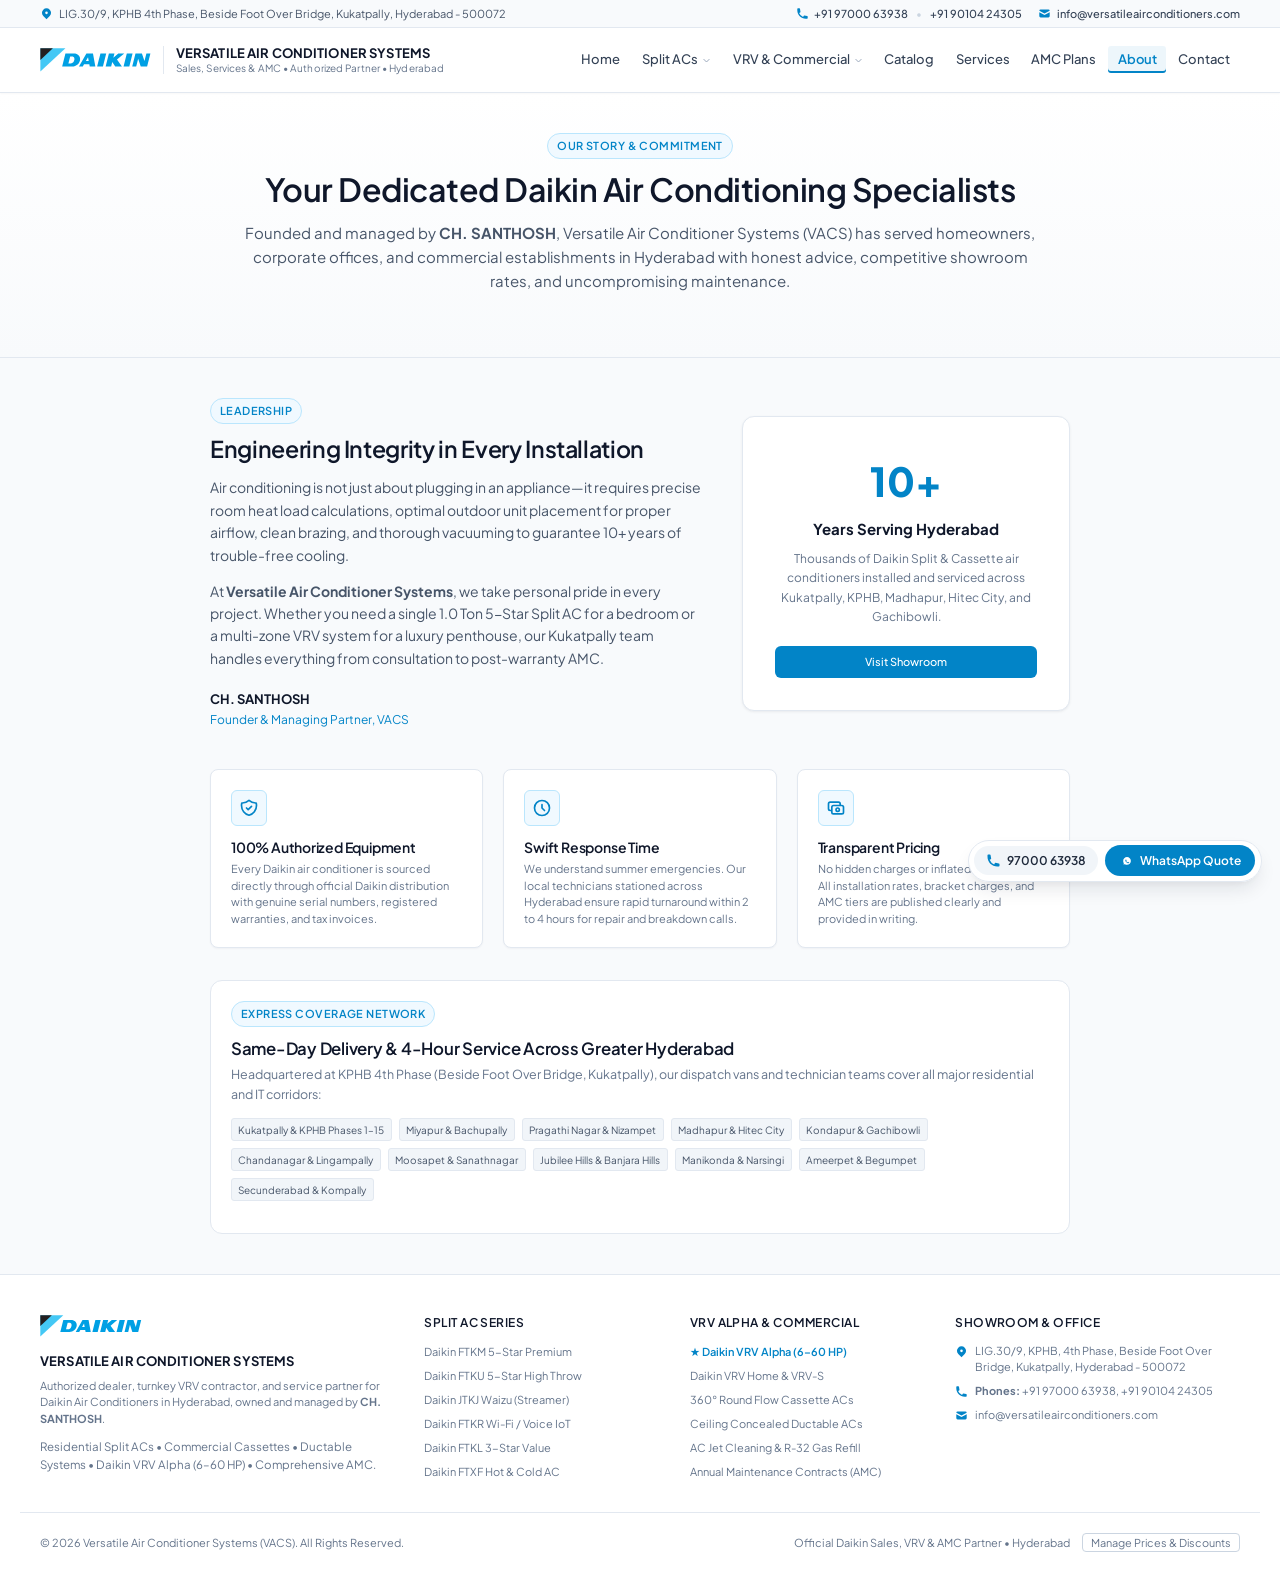
<file: about.html>
<!DOCTYPE html>
<html lang="en">
<head>
  <meta charset="UTF-8">
  <meta name="viewport" content="width=device-width, initial-scale=1.0">
  <title>About Versatile Air Conditioner Systems (VACS) | Authorized Daikin Dealer & VRV Specialist in Hyderabad</title>
  <meta name="description" content="Learn about Versatile Air Conditioner Systems (VACS), an Authorized Daikin Air Conditioners Showroom & Turnkey VRV Contractor in KPHB 4th Phase, Kukatpally, Hyderabad led by Proprietor CH. Santhosh with 10+ years of HVAC engineering excellence.">

  <!-- Open Graph / WhatsApp / Facebook / LinkedIn Link Preview (Placed at top of <head> for WhatsApp crawler) -->
  <meta property="og:type" content="website">
  <meta property="og:site_name" content="Versatile Air Conditioner Systems (Authorized Daikin Showroom)">
  <meta property="og:locale" content="en_IN">
  <meta property="og:url" content="https://versatileairconditioners.com/about">
  <meta property="og:title" content="About Versatile Air Conditioner Systems | Authorized Daikin Partner Hyderabad">
  <meta property="og:description" content="10+ Years of Authorized Daikin Sales, Turnkey VRV Alpha Projects, and Certified AC Service in Kukatpally, Hyderabad led by CH. Santhosh.">
  <meta property="og:image" content="https://versatileairconditioners.com/assets/images/vacs-og-share-1200x630.jpg">
  <meta property="og:image:secure_url" content="https://versatileairconditioners.com/assets/images/vacs-og-share-1200x630.jpg">
  <meta property="og:image:type" content="image/jpeg">
  <meta property="og:image:width" content="1200">
  <meta property="og:image:height" content="630">
  <meta property="og:image:alt" content="About Versatile Air Conditioner Systems | Authorized Daikin Partner Hyderabad">

  <!-- Twitter / X Large Image Card -->
  <meta name="twitter:card" content="summary_large_image">
  <meta name="twitter:title" content="About Versatile Air Conditioner Systems | Authorized Daikin Partner Hyderabad">
  <meta name="twitter:description" content="10+ Years of Authorized Daikin Sales, Turnkey VRV Alpha Projects, and Certified AC Service in Kukatpally, Hyderabad led by CH. Santhosh.">
  <meta name="twitter:image" content="https://versatileairconditioners.com/assets/images/vacs-og-share-1200x630.jpg">
  <meta name="twitter:image:alt" content="About Versatile Air Conditioner Systems | Authorized Daikin Partner Hyderabad">

  <!-- Schema.org Microdata / Legacy Link Preview Fallbacks -->
  <meta itemprop="name" content="About Versatile Air Conditioner Systems | Authorized Daikin Partner Hyderabad">
  <meta itemprop="description" content="10+ Years of Authorized Daikin Sales, Turnkey VRV Alpha Projects, and Certified AC Service in Kukatpally, Hyderabad led by CH. Santhosh.">
  <meta itemprop="image" content="https://versatileairconditioners.com/assets/images/vacs-og-share-1200x630.jpg">
  <link rel="image_src" href="https://versatileairconditioners.com/assets/images/vacs-og-share-1200x630.jpg">

  <!-- Search Engine & Local Hyderabad Geo-Targeting Meta -->
  <meta name="keywords" content="Versatile Air Conditioner Systems Hyderabad, CH Santhosh Daikin Dealer, Authorized Daikin Partner Kukatpally, HVAC Contractors in Hyderabad, Daikin Showroom KPHB 4th Phase">
  <meta name="author" content="Versatile Air Conditioner Systems (CH. Santhosh)">
  <meta name="robots" content="index, follow, max-image-preview:large, max-snippet:-1, max-video-preview:-1">
  <meta name="googlebot" content="index, follow, max-image-preview:large, max-snippet:-1, max-video-preview:-1">
  <meta name="geo.region" content="IN-TG">
  <meta name="geo.placename" content="Kukatpally, Hyderabad, Telangana">
  <meta name="geo.position" content="17.4939;78.3970">
  <meta name="ICBM" content="17.4939, 78.3970">
  <meta name="theme-color" content="#0284c7">
  <meta name="format-detection" content="telephone=yes">

  <!-- Canonical & Google Search Compliant 1:1 Square Favicons -->
  <link rel="canonical" href="https://versatileairconditioners.com/about">
  <link rel="icon" type="image/png" sizes="48x48" href="assets/images/favicon-48.png">
  <link rel="icon" type="image/png" sizes="192x192" href="assets/images/favicon-192.png">
  <link rel="apple-touch-icon" sizes="180x180" href="assets/images/apple-touch-icon.png">
  <link rel="icon" type="image/svg+xml" href="assets/images/daikin-logo.svg">
  <link rel="manifest" href="site.webmanifest">

  <!-- Performance Preconnect & Stylesheet -->
  <link rel="preconnect" href="https://fonts.googleapis.com">
  <link rel="preconnect" href="https://fonts.gstatic.com" crossorigin>
  <link rel="stylesheet" href="css/style.css?v=2.2">

  <!-- Structured Data (Schema.org JSON-LD for Google Rich Results & Local Pack) -->
  <script type="application/ld+json">
{
  "@context": "https://schema.org",
  "@graph": [
    {
      "@type": [
        "HVACBusiness",
        "Store",
        "HomeAndConstructionBusiness"
      ],
      "@id": "https://versatileairconditioners.com/#organization",
      "name": "Versatile Air Conditioner Systems",
      "alternateName": [
        "VACS Daikin Showroom Hyderabad",
        "Work Daikin Airconditioning VERSATILE AIR CONDITIONER SYSTEMS"
      ],
      "description": "Authorized Daikin Air Conditioners Showroom, Turnkey VRV Alpha Contractor, and Certified AC Service & AMC Partner in Kukatpally, Hyderabad led by CH. Santhosh.",
      "url": "https://versatileairconditioners.com/",
      "logo": "https://versatileairconditioners.com/assets/images/favicon-192.png",
      "image": "https://versatileairconditioners.com/assets/images/vacs-og-share-1200x630.jpg",
      "telephone": "+919700063938",
      "contactPoint": [
        {
          "@type": "ContactPoint",
          "telephone": "+91-9700063938",
          "contactType": "sales",
          "areaServed": "IN-TG",
          "availableLanguage": [
            "en",
            "te",
            "hi"
          ]
        },
        {
          "@type": "ContactPoint",
          "telephone": "+91-9010424305",
          "contactType": "customer service",
          "areaServed": "IN-TG",
          "availableLanguage": [
            "en",
            "te",
            "hi"
          ]
        }
      ],
      "email": "info@versatileairconditioners.com",
      "founder": {
        "@type": "Person",
        "name": "CH. SANTHOSH",
        "jobTitle": "Proprietor & Lead HVAC Engineer"
      },
      "priceRange": "₹23,500 - ₹3,25,000",
      "currenciesAccepted": "INR",
      "paymentAccepted": "Cash, UPI, Credit Card, Debit Card, Bajaj Finserv No-Cost EMI, Bank Transfer",
      "hasMap": "https://maps.app.goo.gl/npbQBWoZHJJzq378A?g_st=awb",
      "sameAs": [
        "https://maps.app.goo.gl/npbQBWoZHJJzq378A?g_st=awb"
      ],
      "address": {
        "@type": "PostalAddress",
        "streetAddress": "LIG.30/9, Service Rd, Beside Foot Over Bridge, KPHB 4th Phase, Kukatpally",
        "addressLocality": "Hyderabad",
        "addressRegion": "Telangana",
        "postalCode": "500072",
        "addressCountry": "IN"
      },
      "geo": {
        "@type": "GeoCoordinates",
        "latitude": 17.4939,
        "longitude": 78.397
      },
      "areaServed": [
        {
          "@type": "City",
          "name": "Hyderabad"
        },
        {
          "@type": "City",
          "name": "Kukatpally"
        },
        {
          "@type": "City",
          "name": "KPHB Colony"
        },
        {
          "@type": "City",
          "name": "Miyapur"
        },
        {
          "@type": "City",
          "name": "Madhapur"
        },
        {
          "@type": "City",
          "name": "Hitech City"
        },
        {
          "@type": "City",
          "name": "Gachibowli"
        },
        {
          "@type": "City",
          "name": "Kondapur"
        },
        {
          "@type": "City",
          "name": "Jubilee Hills"
        },
        {
          "@type": "City",
          "name": "Banjara Hills"
        },
        {
          "@type": "City",
          "name": "Nizampet"
        },
        {
          "@type": "City",
          "name": "Bachupally"
        },
        {
          "@type": "City",
          "name": "Chandanagar"
        },
        {
          "@type": "City",
          "name": "Pragathi Nagar"
        },
        {
          "@type": "City",
          "name": "Moosapet"
        },
        {
          "@type": "City",
          "name": "Balanagar"
        },
        {
          "@type": "City",
          "name": "Ameerpet"
        },
        {
          "@type": "City",
          "name": "Begumpet"
        },
        {
          "@type": "City",
          "name": "Secunderabad"
        },
        {
          "@type": "City",
          "name": "Kompally"
        },
        {
          "@type": "City",
          "name": "Manikonda"
        },
        {
          "@type": "City",
          "name": "Kokapet"
        },
        {
          "@type": "City",
          "name": "Financial District"
        },
        {
          "@type": "City",
          "name": "Narsingi"
        },
        {
          "@type": "City",
          "name": "Tellapur"
        }
      ],
      "openingHoursSpecification": {
        "@type": "OpeningHoursSpecification",
        "dayOfWeek": [
          "Monday",
          "Tuesday",
          "Wednesday",
          "Thursday",
          "Friday",
          "Saturday",
          "Sunday"
        ],
        "opens": "09:30",
        "closes": "21:00"
      },
      "brand": {
        "@type": "Brand",
        "name": "Daikin"
      },
      "makesOffer": {
        "@type": "AggregateOffer",
        "priceCurrency": "INR",
        "lowPrice": "23500",
        "highPrice": "325000",
        "offerCount": "47"
      }
    },
    {
      "@type": "AboutPage",
      "name": "About Versatile Air Conditioner Systems (VACS) - Authorized Daikin Showroom Hyderabad",
      "url": "https://versatileairconditioners.com/about",
      "mainEntity": {
        "@id": "https://versatileairconditioners.com/#organization"
      }
    },
    {
      "@type": "BreadcrumbList",
      "itemListElement": [
        {
          "@type": "ListItem",
          "position": 1,
          "name": "Home",
          "item": "https://versatileairconditioners.com/"
        },
        {
          "@type": "ListItem",
          "position": 2,
          "name": "About VACS",
          "item": "https://versatileairconditioners.com/about"
        }
      ]
    }
  ]
}
  </script>
</head>
<body>

    <!-- Topbar -->
  <div class="site-topbar">
    <div class="container topbar-content">
      <div class="topbar-left">
        <span class="topbar-item">
          <svg fill="currentColor" viewBox="0 0 20 20"><path d="M5.05 4.05a7 7 0 119.9 9.9L10 18.9l-4.95-4.95a7 7 0 010-9.9zM10 11a2 2 0 100-4 2 2 0 000 4z"/></svg>
          <span>LIG.30/9, KPHB 4th Phase, Beside Foot Over Bridge, Kukatpally, Hyderabad - 500072</span>
        </span>
      </div>
      <div class="topbar-right">
        <span class="topbar-item">
          <svg fill="currentColor" viewBox="0 0 20 20"><path d="M2 3a1 1 0 011-1h2.153a1 1 0 01.986.836l.74 4.435a1 1 0 01-.54 1.06l-1.548.773a11.037 11.037 0 006.105 6.105l.774-1.548a1 1 0 011.059-.54l4.435.74a1 1 0 01.836.986V17a1 1 0 01-1 1h-2C7.82 18 2 12.18 2 5V3z"/></svg>
          <a href="tel:+919700063938">+91 97000 63938</a>
          <span class="topbar-sep">•</span>
          <a href="tel:+919010424305">+91 90104 24305</a>
        </span>
        <span class="topbar-item topbar-email">
          <svg fill="currentColor" viewBox="0 0 20 20"><path d="M2.003 5.884L10 9.882l7.997-3.998A2 2 0 0016 4H4a2 2 0 00-1.997 1.884z"/><path d="M18 8.118l-8 4-8-4V14a2 2 0 002 2h12a2 2 0 002-2V8.118z"/></svg>
          <a href="mailto:info@versatileairconditioners.com">info@versatileairconditioners.com</a>
        </span>
      </div>
    </div>
  </div>

  <!-- Header -->
  <header class="site-header">
    <div class="container header-content">
      <!-- Brand Lockup -->
      <a href="/" class="brand-lockup">
        <svg viewBox="0 0 300 65" class="daikin-official-logo" aria-label="DAIKIN" role="img">
          <g transform="translate(-393.36411,-761.77017)">
            <g transform="matrix(1.812145,0,0,-1.812145,462.23619,762.77017)">
              <path fill="#44c8f5" d="m 0,0 -37.453,0 0,-34.554 L 0,0" />
            </g>
            <g transform="matrix(1.812145,0,0,-1.812145,428.29471,762.77017)">
              <path fill="#231f20" d="m 0,0 -18.724,0 0,-17.285 L 0,0" />
            </g>
            <g transform="matrix(1.812145,0,0,-1.812145,557.00956,776.36126)">
              <path fill="#00a0e4" d="m 0,0 -4.889,-19.547 8.638,0 L 8.634,0 0,0" />
            </g>
            <g transform="matrix(1.812145,0,0,-1.812145,521.25957,796.89105)">
              <path fill="#00a0e4" d="M 0,0 -1.981,0 1.213,5.639 2.249,0 0,0 Z m -1.229,11.331 -11.109,-19.546 5.713,0 1.844,3.258 7.931,0 0.591,-3.258 8.432,0 -3.584,19.546 -9.818,0" />
            </g>
            <g transform="matrix(1.812145,0,0,-1.812145,628.49506,776.36126)">
              <path fill="#00a0e4" d="m 0,0 -4.876,-19.547 8.636,0 L 8.637,0 0,0" />
            </g>
            <g transform="matrix(1.812145,0,0,-1.812145,621.50018,776.36126)">
              <path fill="#00a0e4" d="m 0,0 -8.851,0 -7.409,-6.394 1.617,6.394 -8.279,0 -4.876,-19.547 8.253,0 1.686,6.748 4.413,-6.748 9.99,0 L -10.855,-9.31 0,0" />
            </g>
            <g transform="matrix(1.812145,0,0,-1.812145,486.6186,792.45854)">
              <path fill="#00a0e4" d="m 0,0 c 0,0 -0.561,-6.349 -5.971,-6.349 l -3.061,0 2.696,10.543 2.778,0 C -2.564,4.188 0.313,3.93 0,0 Z m -0.438,8.874 -2.234,0.007 -10.808,0 -4.876,-19.539 10.732,0 4.246,-0.006 c 5.978,0 11.861,4.45 11.861,11.266 0,8.02 -8.921,8.272 -8.921,8.272" />
            </g>
            <g transform="matrix(1.812145,0,0,-1.812145,681.52929,776.35582)">
              <path fill="#00a0e4" d="M 0,0 -2.881,-11.51 -6.719,0 l -9.606,0 -4.88,-19.55 5.973,0 2.909,11.611 3.85,-11.611 9.565,0 L 5.979,0 0,0" />
            </g>
          </g>
        </svg>
        <div class="brand-divider"></div>
        <div class="brand-text-group">
          <span class="brand-title">VERSATILE AIR CONDITIONER SYSTEMS</span>
          <span class="brand-subtitle">Sales, Services &amp; AMC • Authorized Partner • Hyderabad</span>
        </div>
      </a>

      <!-- Desktop Navigation -->
      <nav class="main-nav">
        <a href="/" class="nav-link">Home</a>
        <div class="nav-dropdown">
          <a href="products?category=Split%20AC" class="nav-link">
            <span>Split ACs</span>
            <svg class="chevron" fill="none" stroke="currentColor" viewBox="0 0 24 24"><path stroke-linecap="round" stroke-linejoin="round" stroke-width="2.5" d="M19 9l-7 7-7-7"/></svg>
          </a>
          <div class="dropdown-menu">
            <span class="dropdown-header">Inverter Technologies</span>
            <a href="products?category=Split%20AC&amp;star=5%20Star" class="dropdown-item">5 Star Inverter (FTKM, FTKU, JTKJ)</a>
            <a href="products?category=Split%20AC&amp;star=4%20Star" class="dropdown-item">4 Star Inverter (FTXF Hot &amp; Cold)</a>
            <a href="products?category=Split%20AC&amp;star=3%20Star" class="dropdown-item">3 Star Inverter (FTKL, FTKC, FTKN)</a>
            <a href="products?category=Split%20AC&amp;star=2%20Star" class="dropdown-item">Non-Inverter Fixed Speed (FTQ, FTL)</a>
          </div>
        </div>
        <div class="nav-dropdown">
          <a href="vrv" class="nav-link">
            <span>VRV &amp; Commercial</span>
            <svg class="chevron" fill="none" stroke="currentColor" viewBox="0 0 24 24"><path stroke-linecap="round" stroke-linejoin="round" stroke-width="2.5" d="M19 9l-7 7-7-7"/></svg>
          </a>
          <div class="dropdown-menu">
            <span class="dropdown-header">Centralized &amp; Commercial HVAC</span>
            <a href="vrv" class="dropdown-item" style="font-weight: 600; color: #0284c7;">★ Daikin VRV Alpha &amp; VRV Projects</a>
            <a href="products?category=VRV%20Systems" class="dropdown-item">VRV Home &amp; VRV-S Multi-Split</a>
            <a href="products?category=Cassette%20AC" class="dropdown-item">Cassette ACs (1-Way &amp; 4-Way)</a>
            <a href="products?category=Ductable%20AC" class="dropdown-item">Ductable Package Systems</a>
            <a href="products?category=Air%20Purifiers" class="dropdown-item">Daikin Streamer Air Purifiers</a>
          </div>
        </div>
        <a href="products" class="nav-link">Catalog</a>
        <a href="services" class="nav-link">Services</a>
        <a href="amc" class="nav-link">AMC Plans</a>
        <a href="about" class="nav-link active">About</a>
        <a href="contact" class="nav-link">Contact</a>
      </nav>

      <!-- Actions -->
      <div class="header-actions">
        <button class="mobile-menu-btn" aria-label="Toggle navigation">
          <svg style="width: 20px; height: 20px;" fill="none" stroke="currentColor" viewBox="0 0 24 24"><path stroke-linecap="round" stroke-linejoin="round" stroke-width="2" d="M4 5h16M4 9.5h16M4 14h16M4 18.5h16"></path></svg>
        </button>
      </div>
    </div>
  </header>

  <!-- About Hero -->
  <section class="hero-section" style="padding: 2.5rem 0;">
    <div class="container" style="max-width: 850px; text-align: center;">
      <span class="section-label">Our Story & Commitment</span>
      <h1 style="margin-bottom: 0.75rem;">Your Dedicated Daikin Air Conditioning Specialists</h1>
      <p style="font-size: 0.9375rem; color: #475569; margin-bottom: 1.5rem; line-height: 1.6;">
        Founded and managed by <strong>CH. SANTHOSH</strong>, Versatile Air Conditioner Systems (VACS) has served homeowners, corporate offices, and commercial establishments in Hyderabad with honest advice, competitive showroom rates, and uncompromising maintenance.
      </p>
    </div>
  </section>

  <!-- Narrative & Founder Section -->
  <section class="section">
    <div class="container" style="max-width: 900px;">
      <div class="about-hero-grid">
        <div>
          <span class="section-label">Leadership</span>
          <h2 style="margin-bottom: 0.75rem;">Engineering Integrity in Every Installation</h2>
          <p style="font-size: 0.875rem; color: #475569; line-height: 1.6; margin-bottom: 0.85rem;">
            Air conditioning is not just about plugging in an appliance—it requires precise room heat load calculations, optimal outdoor unit placement for proper airflow, clean brazing, and thorough vacuuming to guarantee 10+ years of trouble-free cooling.
          </p>
          <p style="font-size: 0.875rem; color: #475569; line-height: 1.6; margin-bottom: 1.25rem;">
            At <strong>Versatile Air Conditioner Systems</strong>, we take personal pride in every project. Whether you need a single 1.0 Ton 5-Star Split AC for a bedroom or a multi-zone VRV system for a luxury penthouse, our Kukatpally team handles everything from consultation to post-warranty AMC.
          </p>
          <div style="font-size: 0.8125rem; font-weight: 700; color: #0f172a;">CH. SANTHOSH</div>
          <div style="font-size: 0.75rem; color: #0284c7;">Founder & Managing Partner, VACS</div>
        </div>

        <div class="hero-card" style="text-align: center; padding: 2rem;">
          <div style="font-size: 2.5rem; font-weight: 800; color: #0284c7; margin-bottom: 0.25rem;">10+</div>
          <div style="font-size: 0.9375rem; font-weight: 700; color: #0f172a; margin-bottom: 0.5rem;">Years Serving Hyderabad</div>
          <p style="font-size: 0.75rem; color: #64748b; margin-bottom: 1.25rem;">Thousands of Daikin Split & Cassette air conditioners installed and serviced across Kukatpally, KPHB, Madhapur, Hitec City, and Gachibowli.</p>
          <a href="contact" class="btn btn-primary btn-sm" style="width: 100%;">Visit Showroom</a>
        </div>
      </div>

      <!-- Core Values -->
      <div style="display: grid; grid-template-columns: repeat(auto-fit, minmax(260px, 1fr)); gap: 1.25rem;">
        <div class="service-card">
          <div class="service-icon">
            <svg style="width: 20px; height: 20px;" fill="none" stroke="currentColor" viewBox="0 0 24 24"><path stroke-linecap="round" stroke-linejoin="round" stroke-width="2" d="M9 12l2 2 4-4m5.618-4.016A11.955 11.955 0 0112 2.944a11.955 11.955 0 01-8.618 3.04A12.02 12.02 0 003 9c0 5.591 3.824 10.29 9 11.622 5.176-1.332 9-6.03 9-11.622 0-1.042-.133-2.052-.382-3.016z"/></svg>
          </div>
          <h3 class="service-title">100% Authorized Equipment</h3>
          <p class="service-desc">Every Daikin air conditioner is sourced directly through official Daikin distribution with genuine serial numbers, registered warranties, and tax invoices.</p>
        </div>

        <div class="service-card">
          <div class="service-icon">
            <svg style="width: 20px; height: 20px;" fill="none" stroke="currentColor" viewBox="0 0 24 24"><path stroke-linecap="round" stroke-linejoin="round" stroke-width="2" d="M12 8v4l3 3m6-3a9 9 0 11-18 0 9 9 0 0118 0z"/></svg>
          </div>
          <h3 class="service-title">Swift Response Time</h3>
          <p class="service-desc">We understand summer emergencies. Our local technicians stationed across Hyderabad ensure rapid turnaround within 2 to 4 hours for repair and breakdown calls.</p>
        </div>

        <div class="service-card">
          <div class="service-icon">
            <svg style="width: 20px; height: 20px;" fill="none" stroke="currentColor" viewBox="0 0 24 24"><path stroke-linecap="round" stroke-linejoin="round" stroke-width="2" d="M17 9V7a2 2 0 00-2-2H5a2 2 0 00-2 2v6a2 2 0 002 2h2m2 4h10a2 2 0 002-2v-6a2 2 0 00-2-2H9a2 2 0 00-2 2v6a2 2 0 002 2zm7-5a2 2 0 11-4 0 2 2 0 014 0z"/></svg>
          </div>
          <h3 class="service-title">Transparent Pricing</h3>
          <p class="service-desc">No hidden charges or inflated spare costs. All installation rates, bracket charges, and AMC tiers are published clearly and provided in writing.</p>
        </div>
      </div>

      <!-- Hyderabad Service & Same-Day Delivery Zones -->
      <div class="hero-card" style="margin-top: 2rem; box-shadow: none;">
        <span class="section-label">Express Coverage Network</span>
        <h3 style="font-size: 1.05rem; margin-bottom: 0.35rem;">Same-Day Delivery &amp; 4-Hour Service Across Greater Hyderabad</h3>
        <p style="font-size: 0.78rem; color: #64748b; margin-bottom: 0.85rem;">Headquartered at KPHB 4th Phase (Beside Foot Over Bridge, Kukatpally), our dispatch vans and technician teams cover all major residential and IT corridors:</p>
        <div class="product-spec-pills" style="gap: 0.45rem;">
          <span class="spec-pill">Kukatpally &amp; KPHB Phases 1–15</span>
          <span class="spec-pill">Miyapur &amp; Bachupally</span>
          <span class="spec-pill">Pragathi Nagar &amp; Nizampet</span>
          <span class="spec-pill">Madhapur &amp; Hitec City</span>
          <span class="spec-pill">Kondapur &amp; Gachibowli</span>
          <span class="spec-pill">Chandanagar &amp; Lingampally</span>
          <span class="spec-pill">Moosapet &amp; Sanathnagar</span>
          <span class="spec-pill">Jubilee Hills &amp; Banjara Hills</span>
          <span class="spec-pill">Manikonda &amp; Narsingi</span>
          <span class="spec-pill">Ameerpet &amp; Begumpet</span>
          <span class="spec-pill">Secunderabad &amp; Kompally</span>
        </div>
      </div>
    </div>
  </section>

  <!-- Footer -->
    <footer class="site-footer">
    <div class="container footer-grid">
      <div class="footer-col">
        <div style="margin-bottom: 0.85rem;">
          <svg viewBox="0 0 300 65" style="height: 22px; width: auto; display: block;" aria-label="DAIKIN" role="img">
            <g transform="translate(-393.36411,-761.77017)">
              <g transform="matrix(1.812145,0,0,-1.812145,462.23619,762.77017)">
                <path fill="#44c8f5" d="m 0,0 -37.453,0 0,-34.554 L 0,0" />
              </g>
              <g transform="matrix(1.812145,0,0,-1.812145,428.29471,762.77017)">
                <path fill="#231f20" d="m 0,0 -18.724,0 0,-17.285 L 0,0" />
              </g>
              <g transform="matrix(1.812145,0,0,-1.812145,557.00956,776.36126)">
                <path fill="#00a0e4" d="m 0,0 -4.889,-19.547 8.638,0 L 8.634,0 0,0" />
              </g>
              <g transform="matrix(1.812145,0,0,-1.812145,521.25957,796.89105)">
                <path fill="#00a0e4" d="M 0,0 -1.981,0 1.213,5.639 2.249,0 0,0 Z m -1.229,11.331 -11.109,-19.546 5.713,0 1.844,3.258 7.931,0 0.591,-3.258 8.432,0 -3.584,19.546 -9.818,0" />
              </g>
              <g transform="matrix(1.812145,0,0,-1.812145,628.49506,776.36126)">
                <path fill="#00a0e4" d="m 0,0 -4.876,-19.547 8.636,0 L 8.637,0 0,0" />
              </g>
              <g transform="matrix(1.812145,0,0,-1.812145,621.50018,776.36126)">
                <path fill="#00a0e4" d="m 0,0 -8.851,0 -7.409,-6.394 1.617,6.394 -8.279,0 -4.876,-19.547 8.253,0 1.686,6.748 4.413,-6.748 9.99,0 L -10.855,-9.31 0,0" />
              </g>
              <g transform="matrix(1.812145,0,0,-1.812145,486.6186,792.45854)">
                <path fill="#00a0e4" d="m 0,0 c 0,0 -0.561,-6.349 -5.971,-6.349 l -3.061,0 2.696,10.543 2.778,0 C -2.564,4.188 0.313,3.93 0,0 Z m -0.438,8.874 -2.234,0.007 -10.808,0 -4.876,-19.539 10.732,0 4.246,-0.006 c 5.978,0 11.861,4.45 11.861,11.266 0,8.02 -8.921,8.272 -8.921,8.272" />
              </g>
              <g transform="matrix(1.812145,0,0,-1.812145,681.52929,776.35582)">
                <path fill="#00a0e4" d="M 0,0 -2.881,-11.51 -6.719,0 l -9.606,0 -4.88,-19.55 5.973,0 2.909,11.611 3.85,-11.611 9.565,0 L 5.979,0 0,0" />
              </g>
            </g>
          </svg>
        </div>
        <div style="font-size: 0.8125rem; font-weight: 700; color: #0f172a; margin-bottom: 0.4rem; letter-spacing: 0.01em;">VERSATILE AIR CONDITIONER SYSTEMS</div>
        <p style="margin-bottom: 0.65rem; line-height: 1.5;">
          Authorized dealer, turnkey VRV contractor, and service partner for Daikin Air Conditioners in Hyderabad, owned and managed by <strong>CH. SANTHOSH</strong>.
        </p>
        <p style="font-size: 0.72rem; color: #64748b;">
          Residential Split ACs • Commercial Cassettes • Ductable Systems • Daikin VRV Alpha (6–60 HP) • Comprehensive AMC.
        </p>
      </div>

      <div class="footer-col">
        <h4>Split AC Series</h4>
        <ul class="footer-links">
          <li><a href="products?category=Split%20AC&amp;series=FTKM%20Series">Daikin FTKM 5-Star Premium</a></li>
          <li><a href="products?category=Split%20AC&amp;series=FTKU%20Series">Daikin FTKU 5-Star High Throw</a></li>
          <li><a href="products?category=Split%20AC&amp;series=JTKJ%20Series">Daikin JTKJ Waizu (Streamer)</a></li>
          <li><a href="products?category=Split%20AC&amp;series=FTKR%20Series">Daikin FTKR Wi-Fi / Voice IoT</a></li>
          <li><a href="products?category=Split%20AC&amp;series=FTKL%20Series">Daikin FTKL 3-Star Value</a></li>
          <li><a href="products?category=Split%20AC&amp;series=FTXF%20Series">Daikin FTXF Hot &amp; Cold AC</a></li>
        </ul>
      </div>

      <div class="footer-col">
        <h4>VRV Alpha &amp; Commercial</h4>
        <ul class="footer-links">
          <li><a href="vrv" style="color: #0284c7; font-weight: 600;">★ Daikin VRV Alpha (6–60 HP)</a></li>
          <li><a href="products?category=VRV%20Systems">Daikin VRV Home &amp; VRV-S</a></li>
          <li><a href="products?category=Cassette%20AC">360° Round Flow Cassette ACs</a></li>
          <li><a href="products?category=Ductable%20AC">Ceiling Concealed Ductable ACs</a></li>
          <li><a href="services">AC Jet Cleaning &amp; R-32 Gas Refill</a></li>
          <li><a href="amc">Annual Maintenance Contracts (AMC)</a></li>
        </ul>
      </div>

      <div class="footer-col">
        <h4>Showroom &amp; Office</h4>
        <div class="footer-contact-list">
          <div class="footer-contact-item">
            <svg viewBox="0 0 20 20" fill="currentColor"><path d="M5.05 4.05a7 7 0 119.9 9.9L10 18.9l-4.95-4.95a7 7 0 010-9.9zM10 11a2 2 0 100-4 2 2 0 000 4z"/></svg>
            <span>LIG.30/9, KPHB, 4th Phase, Beside Foot Over Bridge, Kukatpally, Hyderabad - 500072</span>
          </div>
          <div class="footer-contact-item">
            <svg viewBox="0 0 20 20" fill="currentColor"><path d="M2 3a1 1 0 011-1h2.153a1 1 0 01.986.836l.74 4.435a1 1 0 01-.54 1.06l-1.548.773a11.037 11.037 0 006.105 6.105l.774-1.548a1 1 0 011.059-.54l4.435.74a1 1 0 01.836.986V17a1 1 0 01-1 1h-2C7.82 18 2 12.18 2 5V3z"/></svg>
            <span><strong>Phones:</strong> <a href="tel:+919700063938">+91 97000 63938</a>, <a href="tel:+919010424305">+91 90104 24305</a></span>
          </div>
          <div class="footer-contact-item">
            <svg viewBox="0 0 20 20" fill="currentColor"><path d="M2.003 5.884L10 9.882l7.997-3.998A2 2 0 0016 4H4a2 2 0 00-1.997 1.884z"/><path d="M18 8.118l-8 4-8-4V14a2 2 0 002 2h12a2 2 0 002-2V8.118z"/></svg>
            <span><a href="mailto:info@versatileairconditioners.com">info@versatileairconditioners.com</a></span>
          </div>
        </div>
      </div>
    </div>

    <div class="container footer-bottom">
      <div>
        &copy; <span class="current-year"></span> Versatile Air Conditioner Systems (VACS). All Rights Reserved.
      </div>
      <div style="display: flex; align-items: center; justify-content: center; flex-wrap: wrap; gap: 0.75rem;">
        <span>Official Daikin Sales, VRV &amp; AMC Partner • Hyderabad</span>
        <button type="button" onclick="window.openPriceConfigurator && window.openPriceConfigurator()" style="background: none; border: 1px solid #cbd5e1; border-radius: 4px; padding: 2px 8px; font-size: 0.68rem; color: #64748b; cursor: pointer;">Manage Prices &amp; Discounts</button>
      </div>
    </div>
  </footer>

  <script src="data/products-data.js"></script>
  <script src="data/pricing-config.js"></script>
  <script src="js/app.js?v=2.2"></script>
</body>
</html>
</file>
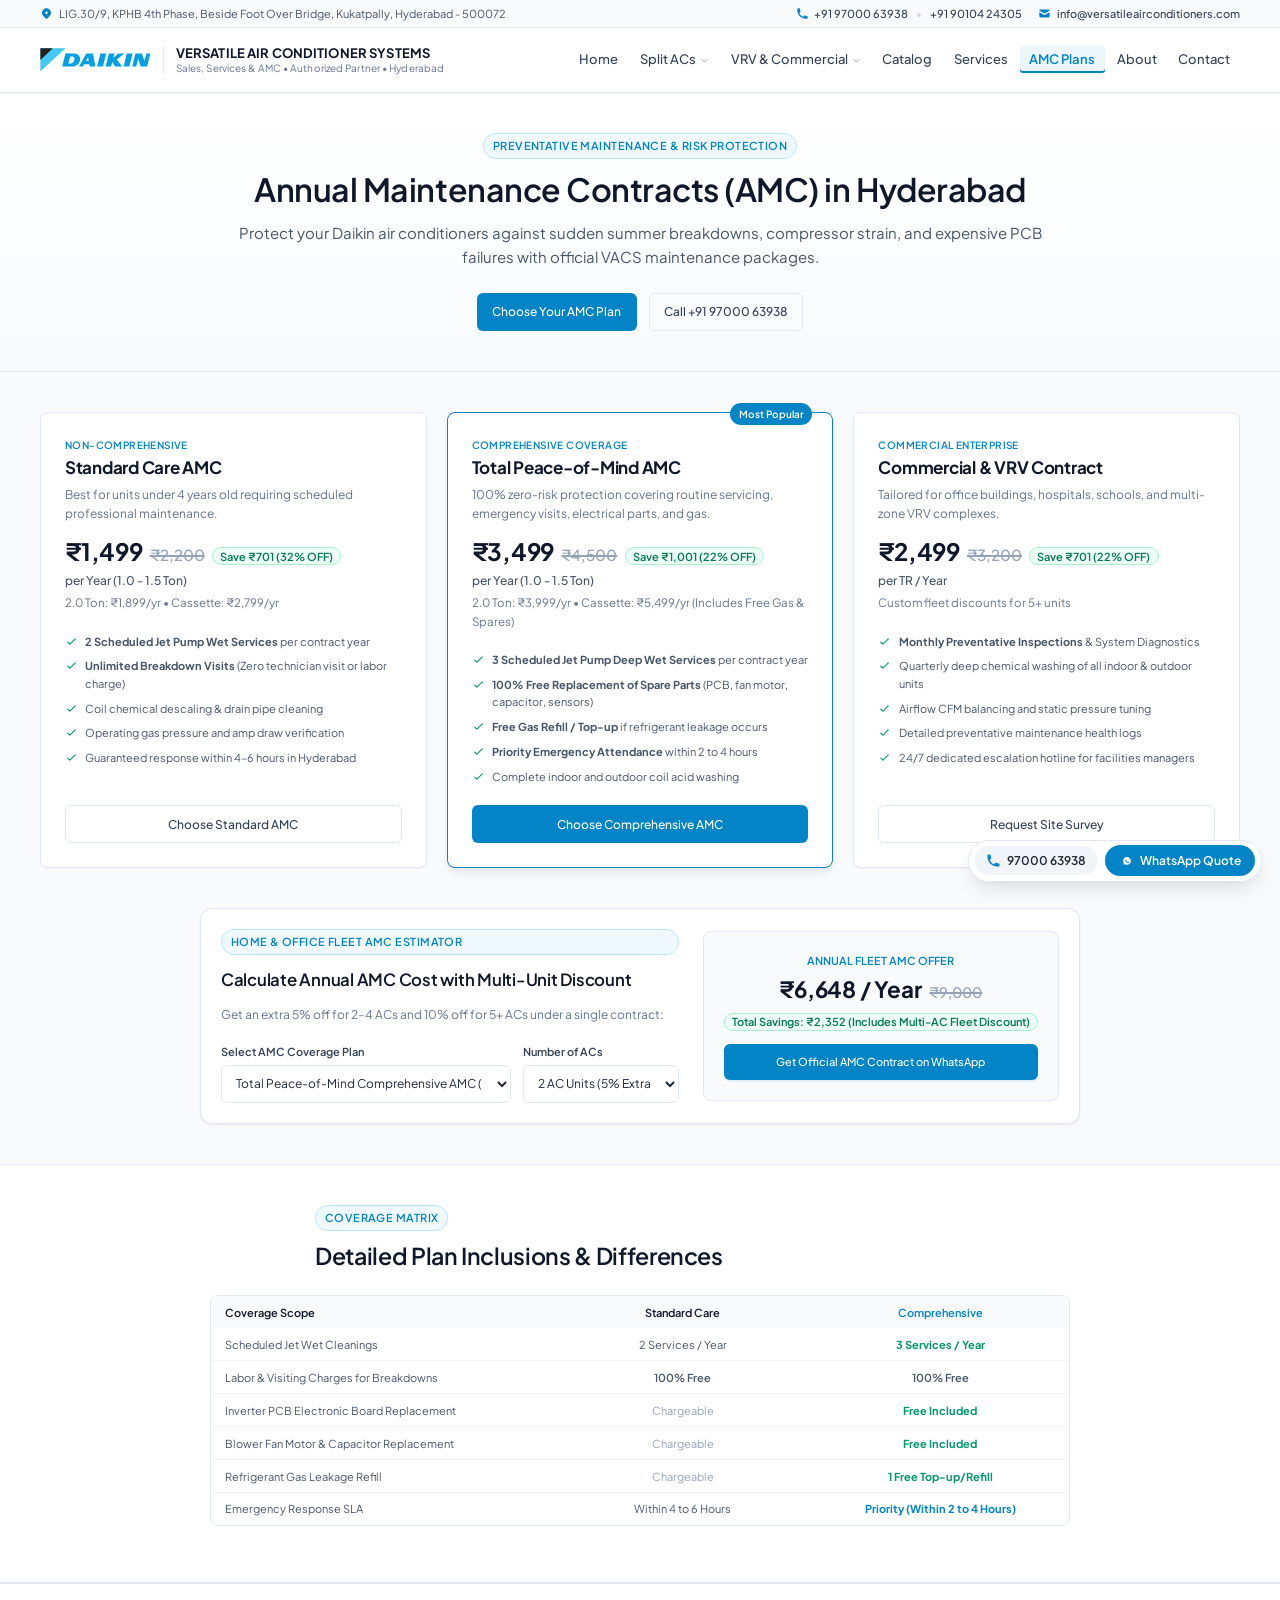
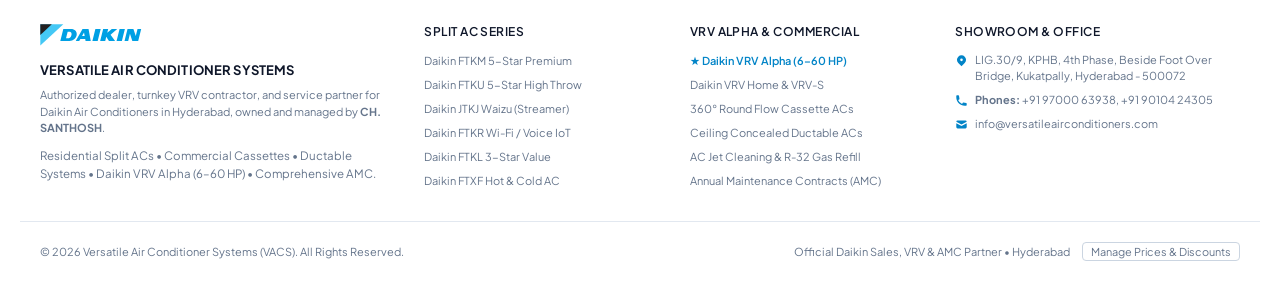
<file: amc.html>
<!DOCTYPE html>
<html lang="en">
<head>
  <meta charset="UTF-8">
  <meta name="viewport" content="width=device-width, initial-scale=1.0">
  <title>Daikin AC Annual Maintenance Contract (AMC) Plans in Hyderabad | Residential & Commercial HVAC AMC - VACS</title>
  <meta name="description" content="Protect your Daikin Split, Cassette, Ductable & VRV ACs with affordable Annual Maintenance Contracts (AMC) in Hyderabad starting at ₹1,699/year. Includes scheduled foam jet wet washes, priority 4-hour breakdown attendance, R-32 gas top-up & genuine Daikin spares.">

  <!-- Open Graph / WhatsApp / Facebook / LinkedIn Link Preview (Placed at top of <head> for WhatsApp crawler) -->
  <meta property="og:type" content="website">
  <meta property="og:site_name" content="Versatile Air Conditioner Systems (Authorized Daikin Showroom)">
  <meta property="og:locale" content="en_IN">
  <meta property="og:url" content="https://versatileairconditioners.com/amc">
  <meta property="og:title" content="Daikin AC Annual Maintenance Contracts (AMC) in Hyderabad | VACS">
  <meta property="og:description" content="Comprehensive & Non-Comprehensive Daikin AC AMC plans in Hyderabad starting at ₹1,699/yr with scheduled jet washes & priority 4-hr breakdown support.">
  <meta property="og:image" content="https://versatileairconditioners.com/assets/images/vacs-og-share-1200x630.jpg">
  <meta property="og:image:secure_url" content="https://versatileairconditioners.com/assets/images/vacs-og-share-1200x630.jpg">
  <meta property="og:image:type" content="image/jpeg">
  <meta property="og:image:width" content="1200">
  <meta property="og:image:height" content="630">
  <meta property="og:image:alt" content="Daikin AC Annual Maintenance Contracts (AMC) in Hyderabad | VACS">

  <!-- Twitter / X Large Image Card -->
  <meta name="twitter:card" content="summary_large_image">
  <meta name="twitter:title" content="Daikin AC Annual Maintenance Contracts (AMC) in Hyderabad | VACS">
  <meta name="twitter:description" content="Comprehensive & Non-Comprehensive Daikin AC AMC plans in Hyderabad starting at ₹1,699/yr with scheduled jet washes & priority 4-hr breakdown support.">
  <meta name="twitter:image" content="https://versatileairconditioners.com/assets/images/vacs-og-share-1200x630.jpg">
  <meta name="twitter:image:alt" content="Daikin AC Annual Maintenance Contracts (AMC) in Hyderabad | VACS">

  <!-- Schema.org Microdata / Legacy Link Preview Fallbacks -->
  <meta itemprop="name" content="Daikin AC Annual Maintenance Contracts (AMC) in Hyderabad | VACS">
  <meta itemprop="description" content="Comprehensive & Non-Comprehensive Daikin AC AMC plans in Hyderabad starting at ₹1,699/yr with scheduled jet washes & priority 4-hr breakdown support.">
  <meta itemprop="image" content="https://versatileairconditioners.com/assets/images/vacs-og-share-1200x630.jpg">
  <link rel="image_src" href="https://versatileairconditioners.com/assets/images/vacs-og-share-1200x630.jpg">

  <!-- Search Engine & Local Hyderabad Geo-Targeting Meta -->
  <meta name="keywords" content="Daikin AC AMC Hyderabad, Air Conditioner Annual Maintenance Contract Hyderabad, Commercial AC AMC Hyderabad, VRV AMC Contractor Hyderabad, Split AC AMC Price Hyderabad, Comprehensive AC AMC Kukatpally Madhapur Gachibowli">
  <meta name="author" content="Versatile Air Conditioner Systems (CH. Santhosh)">
  <meta name="robots" content="index, follow, max-image-preview:large, max-snippet:-1, max-video-preview:-1">
  <meta name="googlebot" content="index, follow, max-image-preview:large, max-snippet:-1, max-video-preview:-1">
  <meta name="geo.region" content="IN-TG">
  <meta name="geo.placename" content="Kukatpally, Hyderabad, Telangana">
  <meta name="geo.position" content="17.4939;78.3970">
  <meta name="ICBM" content="17.4939, 78.3970">
  <meta name="theme-color" content="#0284c7">
  <meta name="format-detection" content="telephone=yes">

  <!-- Canonical & Google Search Compliant 1:1 Square Favicons -->
  <link rel="canonical" href="https://versatileairconditioners.com/amc">
  <link rel="icon" type="image/png" sizes="48x48" href="assets/images/favicon-48.png">
  <link rel="icon" type="image/png" sizes="192x192" href="assets/images/favicon-192.png">
  <link rel="apple-touch-icon" sizes="180x180" href="assets/images/apple-touch-icon.png">
  <link rel="icon" type="image/svg+xml" href="assets/images/daikin-logo.svg">
  <link rel="manifest" href="site.webmanifest">

  <!-- Performance Preconnect & Stylesheet -->
  <link rel="preconnect" href="https://fonts.googleapis.com">
  <link rel="preconnect" href="https://fonts.gstatic.com" crossorigin>
  <link rel="stylesheet" href="css/style.css?v=2.2">

  <!-- Structured Data (Schema.org JSON-LD for Google Rich Results & Local Pack) -->
  <script type="application/ld+json">
{
  "@context": "https://schema.org",
  "@graph": [
    {
      "@type": [
        "HVACBusiness",
        "Store",
        "HomeAndConstructionBusiness"
      ],
      "@id": "https://versatileairconditioners.com/#organization",
      "name": "Versatile Air Conditioner Systems",
      "alternateName": [
        "VACS Daikin Showroom Hyderabad",
        "Work Daikin Airconditioning VERSATILE AIR CONDITIONER SYSTEMS"
      ],
      "description": "Authorized Daikin Air Conditioners Showroom, Turnkey VRV Alpha Contractor, and Certified AC Service & AMC Partner in Kukatpally, Hyderabad led by CH. Santhosh.",
      "url": "https://versatileairconditioners.com/",
      "logo": "https://versatileairconditioners.com/assets/images/favicon-192.png",
      "image": "https://versatileairconditioners.com/assets/images/vacs-og-share-1200x630.jpg",
      "telephone": "+919700063938",
      "contactPoint": [
        {
          "@type": "ContactPoint",
          "telephone": "+91-9700063938",
          "contactType": "sales",
          "areaServed": "IN-TG",
          "availableLanguage": [
            "en",
            "te",
            "hi"
          ]
        },
        {
          "@type": "ContactPoint",
          "telephone": "+91-9010424305",
          "contactType": "customer service",
          "areaServed": "IN-TG",
          "availableLanguage": [
            "en",
            "te",
            "hi"
          ]
        }
      ],
      "email": "info@versatileairconditioners.com",
      "founder": {
        "@type": "Person",
        "name": "CH. SANTHOSH",
        "jobTitle": "Proprietor & Lead HVAC Engineer"
      },
      "priceRange": "₹23,500 - ₹3,25,000",
      "currenciesAccepted": "INR",
      "paymentAccepted": "Cash, UPI, Credit Card, Debit Card, Bajaj Finserv No-Cost EMI, Bank Transfer",
      "hasMap": "https://maps.app.goo.gl/npbQBWoZHJJzq378A?g_st=awb",
      "sameAs": [
        "https://maps.app.goo.gl/npbQBWoZHJJzq378A?g_st=awb"
      ],
      "address": {
        "@type": "PostalAddress",
        "streetAddress": "LIG.30/9, Service Rd, Beside Foot Over Bridge, KPHB 4th Phase, Kukatpally",
        "addressLocality": "Hyderabad",
        "addressRegion": "Telangana",
        "postalCode": "500072",
        "addressCountry": "IN"
      },
      "geo": {
        "@type": "GeoCoordinates",
        "latitude": 17.4939,
        "longitude": 78.397
      },
      "areaServed": [
        {
          "@type": "City",
          "name": "Hyderabad"
        },
        {
          "@type": "City",
          "name": "Kukatpally"
        },
        {
          "@type": "City",
          "name": "KPHB Colony"
        },
        {
          "@type": "City",
          "name": "Miyapur"
        },
        {
          "@type": "City",
          "name": "Madhapur"
        },
        {
          "@type": "City",
          "name": "Hitech City"
        },
        {
          "@type": "City",
          "name": "Gachibowli"
        },
        {
          "@type": "City",
          "name": "Kondapur"
        },
        {
          "@type": "City",
          "name": "Jubilee Hills"
        },
        {
          "@type": "City",
          "name": "Banjara Hills"
        },
        {
          "@type": "City",
          "name": "Nizampet"
        },
        {
          "@type": "City",
          "name": "Bachupally"
        },
        {
          "@type": "City",
          "name": "Chandanagar"
        },
        {
          "@type": "City",
          "name": "Pragathi Nagar"
        },
        {
          "@type": "City",
          "name": "Moosapet"
        },
        {
          "@type": "City",
          "name": "Balanagar"
        },
        {
          "@type": "City",
          "name": "Ameerpet"
        },
        {
          "@type": "City",
          "name": "Begumpet"
        },
        {
          "@type": "City",
          "name": "Secunderabad"
        },
        {
          "@type": "City",
          "name": "Kompally"
        },
        {
          "@type": "City",
          "name": "Manikonda"
        },
        {
          "@type": "City",
          "name": "Kokapet"
        },
        {
          "@type": "City",
          "name": "Financial District"
        },
        {
          "@type": "City",
          "name": "Narsingi"
        },
        {
          "@type": "City",
          "name": "Tellapur"
        }
      ],
      "openingHoursSpecification": {
        "@type": "OpeningHoursSpecification",
        "dayOfWeek": [
          "Monday",
          "Tuesday",
          "Wednesday",
          "Thursday",
          "Friday",
          "Saturday",
          "Sunday"
        ],
        "opens": "09:30",
        "closes": "21:00"
      },
      "brand": {
        "@type": "Brand",
        "name": "Daikin"
      },
      "makesOffer": {
        "@type": "AggregateOffer",
        "priceCurrency": "INR",
        "lowPrice": "23500",
        "highPrice": "325000",
        "offerCount": "47"
      }
    },
    {
      "@type": "Service",
      "name": "Daikin Air Conditioner Annual Maintenance Contracts (AMC) - Residential & Commercial",
      "provider": {
        "@id": "https://versatileairconditioners.com/#organization"
      },
      "areaServed": "Hyderabad, Telangana",
      "hasOfferCatalog": {
        "@type": "OfferCatalog",
        "name": "AC AMC Plans in Hyderabad",
        "itemListElement": [
          {
            "@type": "Offer",
            "itemOffered": {
              "@type": "Service",
              "name": "Non-Comprehensive Split AC AMC Plan"
            },
            "price": "1699",
            "priceCurrency": "INR"
          },
          {
            "@type": "Offer",
            "itemOffered": {
              "@type": "Service",
              "name": "Comprehensive All-Inclusive Split AC AMC Plan"
            },
            "price": "3499",
            "priceCurrency": "INR"
          },
          {
            "@type": "Offer",
            "itemOffered": {
              "@type": "Service",
              "name": "Commercial Cassette, Ductable & VRV Fleet AMC Plan"
            },
            "price": "4999",
            "priceCurrency": "INR"
          }
        ]
      }
    },
    {
      "@type": "BreadcrumbList",
      "itemListElement": [
        {
          "@type": "ListItem",
          "position": 1,
          "name": "Home",
          "item": "https://versatileairconditioners.com/"
        },
        {
          "@type": "ListItem",
          "position": 2,
          "name": "AC AMC Plans",
          "item": "https://versatileairconditioners.com/amc"
        }
      ]
    }
  ]
}
  </script>
</head>
<body>

    <!-- Topbar -->
  <div class="site-topbar">
    <div class="container topbar-content">
      <div class="topbar-left">
        <span class="topbar-item">
          <svg fill="currentColor" viewBox="0 0 20 20"><path d="M5.05 4.05a7 7 0 119.9 9.9L10 18.9l-4.95-4.95a7 7 0 010-9.9zM10 11a2 2 0 100-4 2 2 0 000 4z"/></svg>
          <span>LIG.30/9, KPHB 4th Phase, Beside Foot Over Bridge, Kukatpally, Hyderabad - 500072</span>
        </span>
      </div>
      <div class="topbar-right">
        <span class="topbar-item">
          <svg fill="currentColor" viewBox="0 0 20 20"><path d="M2 3a1 1 0 011-1h2.153a1 1 0 01.986.836l.74 4.435a1 1 0 01-.54 1.06l-1.548.773a11.037 11.037 0 006.105 6.105l.774-1.548a1 1 0 011.059-.54l4.435.74a1 1 0 01.836.986V17a1 1 0 01-1 1h-2C7.82 18 2 12.18 2 5V3z"/></svg>
          <a href="tel:+919700063938">+91 97000 63938</a>
          <span class="topbar-sep">•</span>
          <a href="tel:+919010424305">+91 90104 24305</a>
        </span>
        <span class="topbar-item topbar-email">
          <svg fill="currentColor" viewBox="0 0 20 20"><path d="M2.003 5.884L10 9.882l7.997-3.998A2 2 0 0016 4H4a2 2 0 00-1.997 1.884z"/><path d="M18 8.118l-8 4-8-4V14a2 2 0 002 2h12a2 2 0 002-2V8.118z"/></svg>
          <a href="mailto:info@versatileairconditioners.com">info@versatileairconditioners.com</a>
        </span>
      </div>
    </div>
  </div>

  <!-- Header -->
  <header class="site-header">
    <div class="container header-content">
      <!-- Brand Lockup -->
      <a href="/" class="brand-lockup">
        <svg viewBox="0 0 300 65" class="daikin-official-logo" aria-label="DAIKIN" role="img">
          <g transform="translate(-393.36411,-761.77017)">
            <g transform="matrix(1.812145,0,0,-1.812145,462.23619,762.77017)">
              <path fill="#44c8f5" d="m 0,0 -37.453,0 0,-34.554 L 0,0" />
            </g>
            <g transform="matrix(1.812145,0,0,-1.812145,428.29471,762.77017)">
              <path fill="#231f20" d="m 0,0 -18.724,0 0,-17.285 L 0,0" />
            </g>
            <g transform="matrix(1.812145,0,0,-1.812145,557.00956,776.36126)">
              <path fill="#00a0e4" d="m 0,0 -4.889,-19.547 8.638,0 L 8.634,0 0,0" />
            </g>
            <g transform="matrix(1.812145,0,0,-1.812145,521.25957,796.89105)">
              <path fill="#00a0e4" d="M 0,0 -1.981,0 1.213,5.639 2.249,0 0,0 Z m -1.229,11.331 -11.109,-19.546 5.713,0 1.844,3.258 7.931,0 0.591,-3.258 8.432,0 -3.584,19.546 -9.818,0" />
            </g>
            <g transform="matrix(1.812145,0,0,-1.812145,628.49506,776.36126)">
              <path fill="#00a0e4" d="m 0,0 -4.876,-19.547 8.636,0 L 8.637,0 0,0" />
            </g>
            <g transform="matrix(1.812145,0,0,-1.812145,621.50018,776.36126)">
              <path fill="#00a0e4" d="m 0,0 -8.851,0 -7.409,-6.394 1.617,6.394 -8.279,0 -4.876,-19.547 8.253,0 1.686,6.748 4.413,-6.748 9.99,0 L -10.855,-9.31 0,0" />
            </g>
            <g transform="matrix(1.812145,0,0,-1.812145,486.6186,792.45854)">
              <path fill="#00a0e4" d="m 0,0 c 0,0 -0.561,-6.349 -5.971,-6.349 l -3.061,0 2.696,10.543 2.778,0 C -2.564,4.188 0.313,3.93 0,0 Z m -0.438,8.874 -2.234,0.007 -10.808,0 -4.876,-19.539 10.732,0 4.246,-0.006 c 5.978,0 11.861,4.45 11.861,11.266 0,8.02 -8.921,8.272 -8.921,8.272" />
            </g>
            <g transform="matrix(1.812145,0,0,-1.812145,681.52929,776.35582)">
              <path fill="#00a0e4" d="M 0,0 -2.881,-11.51 -6.719,0 l -9.606,0 -4.88,-19.55 5.973,0 2.909,11.611 3.85,-11.611 9.565,0 L 5.979,0 0,0" />
            </g>
          </g>
        </svg>
        <div class="brand-divider"></div>
        <div class="brand-text-group">
          <span class="brand-title">VERSATILE AIR CONDITIONER SYSTEMS</span>
          <span class="brand-subtitle">Sales, Services &amp; AMC • Authorized Partner • Hyderabad</span>
        </div>
      </a>

      <!-- Desktop Navigation -->
      <nav class="main-nav">
        <a href="/" class="nav-link">Home</a>
        <div class="nav-dropdown">
          <a href="products?category=Split%20AC" class="nav-link">
            <span>Split ACs</span>
            <svg class="chevron" fill="none" stroke="currentColor" viewBox="0 0 24 24"><path stroke-linecap="round" stroke-linejoin="round" stroke-width="2.5" d="M19 9l-7 7-7-7"/></svg>
          </a>
          <div class="dropdown-menu">
            <span class="dropdown-header">Inverter Technologies</span>
            <a href="products?category=Split%20AC&amp;star=5%20Star" class="dropdown-item">5 Star Inverter (FTKM, FTKU, JTKJ)</a>
            <a href="products?category=Split%20AC&amp;star=4%20Star" class="dropdown-item">4 Star Inverter (FTXF Hot &amp; Cold)</a>
            <a href="products?category=Split%20AC&amp;star=3%20Star" class="dropdown-item">3 Star Inverter (FTKL, FTKC, FTKN)</a>
            <a href="products?category=Split%20AC&amp;star=2%20Star" class="dropdown-item">Non-Inverter Fixed Speed (FTQ, FTL)</a>
          </div>
        </div>
        <div class="nav-dropdown">
          <a href="vrv" class="nav-link">
            <span>VRV &amp; Commercial</span>
            <svg class="chevron" fill="none" stroke="currentColor" viewBox="0 0 24 24"><path stroke-linecap="round" stroke-linejoin="round" stroke-width="2.5" d="M19 9l-7 7-7-7"/></svg>
          </a>
          <div class="dropdown-menu">
            <span class="dropdown-header">Centralized &amp; Commercial HVAC</span>
            <a href="vrv" class="dropdown-item" style="font-weight: 600; color: #0284c7;">★ Daikin VRV Alpha &amp; VRV Projects</a>
            <a href="products?category=VRV%20Systems" class="dropdown-item">VRV Home &amp; VRV-S Multi-Split</a>
            <a href="products?category=Cassette%20AC" class="dropdown-item">Cassette ACs (1-Way &amp; 4-Way)</a>
            <a href="products?category=Ductable%20AC" class="dropdown-item">Ductable Package Systems</a>
            <a href="products?category=Air%20Purifiers" class="dropdown-item">Daikin Streamer Air Purifiers</a>
          </div>
        </div>
        <a href="products" class="nav-link">Catalog</a>
        <a href="services" class="nav-link">Services</a>
        <a href="amc" class="nav-link active">AMC Plans</a>
        <a href="about" class="nav-link">About</a>
        <a href="contact" class="nav-link">Contact</a>
      </nav>

      <!-- Actions -->
      <div class="header-actions">
        <button class="mobile-menu-btn" aria-label="Toggle navigation">
          <svg style="width: 20px; height: 20px;" fill="none" stroke="currentColor" viewBox="0 0 24 24"><path stroke-linecap="round" stroke-linejoin="round" stroke-width="2" d="M4 5h16M4 9.5h16M4 14h16M4 18.5h16"></path></svg>
        </button>
      </div>
    </div>
  </header>

  <!-- Hero Section -->
  <section class="hero-section" style="padding: 2.5rem 0;">
    <div class="container" style="max-width: 850px; text-align: center;">
      <span class="section-label">Preventative Maintenance & Risk Protection</span>
      <h1 style="margin-bottom: 0.75rem;">Annual Maintenance Contracts (AMC) in Hyderabad</h1>
      <p style="font-size: 0.9375rem; color: #475569; margin-bottom: 1.5rem; line-height: 1.6;">
        Protect your Daikin air conditioners against sudden summer breakdowns, compressor strain, and expensive PCB failures with official VACS maintenance packages.
      </p>
      <div style="display: flex; justify-content: center; gap: 0.75rem; flex-wrap: wrap;">
        <button class="btn btn-primary" data-wa-action="amc">Choose Your AMC Plan</button>
        <a href="tel:+919700063938" class="btn btn-outline">Call +91 97000 63938</a>
      </div>
    </div>
  </section>

  <!-- AMC Pricing Plans Grid -->
  <section class="section">
    <div class="container">
      <div class="amc-grid" style="margin-bottom: 2.5rem;">
        <!-- Tier 1: Basic AMC -->
        <div class="amc-card">
          <div class="amc-tier">Non-Comprehensive</div>
          <h3 class="amc-name">Standard Care AMC</h3>
          <p style="font-size: 0.75rem; color: #64748b; margin-bottom: 0.85rem;">Best for units under 4 years old requiring scheduled professional maintenance.</p>
          <div data-amc-price="standard-split" style="margin-bottom: 1.25rem;"></div>

          <ul class="amc-features-list">
            <li>
              <svg fill="none" stroke="currentColor" viewBox="0 0 24 24"><path stroke-linecap="round" stroke-linejoin="round" stroke-width="2" d="M5 13l4 4L19 7"/></svg>
              <span><strong>2 Scheduled Jet Pump Wet Services</strong> per contract year</span>
            </li>
            <li>
              <svg fill="none" stroke="currentColor" viewBox="0 0 24 24"><path stroke-linecap="round" stroke-linejoin="round" stroke-width="2" d="M5 13l4 4L19 7"/></svg>
              <span><strong>Unlimited Breakdown Visits</strong> (Zero technician visit or labor charge)</span>
            </li>
            <li>
              <svg fill="none" stroke="currentColor" viewBox="0 0 24 24"><path stroke-linecap="round" stroke-linejoin="round" stroke-width="2" d="M5 13l4 4L19 7"/></svg>
              <span>Coil chemical descaling &amp; drain pipe cleaning</span>
            </li>
            <li>
              <svg fill="none" stroke="currentColor" viewBox="0 0 24 24"><path stroke-linecap="round" stroke-linejoin="round" stroke-width="2" d="M5 13l4 4L19 7"/></svg>
              <span>Operating gas pressure and amp draw verification</span>
            </li>
            <li>
              <svg fill="none" stroke="currentColor" viewBox="0 0 24 24"><path stroke-linecap="round" stroke-linejoin="round" stroke-width="2" d="M5 13l4 4L19 7"/></svg>
              <span>Guaranteed response within 4–6 hours in Hyderabad</span>
            </li>
          </ul>

          <button class="btn btn-outline" style="margin-top: auto; width: 100%;" data-wa-action="amc">Choose Standard AMC</button>
        </div>

        <!-- Tier 2: Comprehensive AMC (Popular) -->
        <div class="amc-card popular">
          <span class="amc-popular-pill">Most Popular</span>
          <div class="amc-tier">Comprehensive Coverage</div>
          <h3 class="amc-name">Total Peace-of-Mind AMC</h3>
          <p style="font-size: 0.75rem; color: #64748b; margin-bottom: 0.85rem;">100% zero-risk protection covering routine servicing, emergency visits, electrical parts, and gas.</p>
          <div data-amc-price="comprehensive-split" style="margin-bottom: 1.25rem;"></div>

          <ul class="amc-features-list">
            <li>
              <svg fill="none" stroke="currentColor" viewBox="0 0 24 24"><path stroke-linecap="round" stroke-linejoin="round" stroke-width="2" d="M5 13l4 4L19 7"/></svg>
              <span><strong>3 Scheduled Jet Pump Deep Wet Services</strong> per contract year</span>
            </li>
            <li>
              <svg fill="none" stroke="currentColor" viewBox="0 0 24 24"><path stroke-linecap="round" stroke-linejoin="round" stroke-width="2" d="M5 13l4 4L19 7"/></svg>
              <span><strong>100% Free Replacement of Spare Parts</strong> (PCB, fan motor, capacitor, sensors)</span>
            </li>
            <li>
              <svg fill="none" stroke="currentColor" viewBox="0 0 24 24"><path stroke-linecap="round" stroke-linejoin="round" stroke-width="2" d="M5 13l4 4L19 7"/></svg>
              <span><strong>Free Gas Refill / Top-up</strong> if refrigerant leakage occurs</span>
            </li>
            <li>
              <svg fill="none" stroke="currentColor" viewBox="0 0 24 24"><path stroke-linecap="round" stroke-linejoin="round" stroke-width="2" d="M5 13l4 4L19 7"/></svg>
              <span><strong>Priority Emergency Attendance</strong> within 2 to 4 hours</span>
            </li>
            <li>
              <svg fill="none" stroke="currentColor" viewBox="0 0 24 24"><path stroke-linecap="round" stroke-linejoin="round" stroke-width="2" d="M5 13l4 4L19 7"/></svg>
              <span>Complete indoor and outdoor coil acid washing</span>
            </li>
          </ul>

          <button class="btn btn-primary" style="margin-top: auto; width: 100%;" data-wa-action="amc">Choose Comprehensive AMC</button>
        </div>

        <!-- Tier 3: Commercial & VRV AMC -->
        <div class="amc-card">
          <div class="amc-tier">Commercial Enterprise</div>
          <h3 class="amc-name">Commercial &amp; VRV Contract</h3>
          <p style="font-size: 0.75rem; color: #64748b; margin-bottom: 0.85rem;">Tailored for office buildings, hospitals, schools, and multi-zone VRV complexes.</p>
          <div data-amc-price="commercial-vrv" style="margin-bottom: 1.25rem;"></div>

          <ul class="amc-features-list">
            <li>
              <svg fill="none" stroke="currentColor" viewBox="0 0 24 24"><path stroke-linecap="round" stroke-linejoin="round" stroke-width="2" d="M5 13l4 4L19 7"/></svg>
              <span><strong>Monthly Preventative Inspections</strong> &amp; System Diagnostics</span>
            </li>
            <li>
              <svg fill="none" stroke="currentColor" viewBox="0 0 24 24"><path stroke-linecap="round" stroke-linejoin="round" stroke-width="2" d="M5 13l4 4L19 7"/></svg>
              <span>Quarterly deep chemical washing of all indoor &amp; outdoor units</span>
            </li>
            <li>
              <svg fill="none" stroke="currentColor" viewBox="0 0 24 24"><path stroke-linecap="round" stroke-linejoin="round" stroke-width="2" d="M5 13l4 4L19 7"/></svg>
              <span>Airflow CFM balancing and static pressure tuning</span>
            </li>
            <li>
              <svg fill="none" stroke="currentColor" viewBox="0 0 24 24"><path stroke-linecap="round" stroke-linejoin="round" stroke-width="2" d="M5 13l4 4L19 7"/></svg>
              <span>Detailed preventative maintenance health logs</span>
            </li>
            <li>
              <svg fill="none" stroke="currentColor" viewBox="0 0 24 24"><path stroke-linecap="round" stroke-linejoin="round" stroke-width="2" d="M5 13l4 4L19 7"/></svg>
              <span>24/7 dedicated escalation hotline for facilities managers</span>
            </li>
          </ul>

          <button class="btn btn-outline" style="margin-top: auto; width: 100%;" data-wa-action="amc">Request Site Survey</button>
        </div>
      </div>

      <!-- Interactive Multi-Unit AMC Quote Calculator -->
      <div class="hero-card" style="max-width: 880px; margin: 0 auto;">
        <div class="calc-split-layout" style="align-items: center;">
          <form id="amcFleetCalcForm" class="calc-form">
            <span class="section-label" style="margin-bottom: 0.2rem;">Home &amp; Office Fleet AMC Estimator</span>
            <h3 style="font-size: 1.05rem; margin-bottom: 0.25rem;">Calculate Annual AMC Cost with Multi-Unit Discount</h3>
            <p style="font-size: 0.75rem; color: #64748b; margin-bottom: 0.5rem;">Get an extra 5% off for 2–4 ACs and 10% off for 5+ ACs under a single contract:</p>
            <div style="display: grid; grid-template-columns: 1.3fr 0.7fr; gap: 0.75rem;">
              <div class="form-group">
                <label class="form-label" for="amcPlanSelect">Select AMC Coverage Plan</label>
                <select id="amcPlanSelect" class="form-control">
                  <option value="comprehensive-split" selected>Total Peace-of-Mind Comprehensive AMC (Includes Gas &amp; Spares)</option>
                  <option value="standard-split">Standard Non-Comprehensive AMC (Service + Visits)</option>
                  <option value="commercial-vrv">Commercial Cassette / Ductable / VRV AMC</option>
                </select>
              </div>
              <div class="form-group">
                <label class="form-label" for="amcUnitCount">Number of ACs</label>
                <select id="amcUnitCount" class="form-control">
                  <option value="1">1 AC Unit</option>
                  <option value="2" selected>2 AC Units (5% Extra Off)</option>
                  <option value="3">3 AC Units (5% Extra Off)</option>
                  <option value="4">4 AC Units (5% Extra Off)</option>
                  <option value="5">5 AC Units (10% Fleet Off)</option>
                  <option value="8">8 AC Units (10% Fleet Off)</option>
                  <option value="10">10 AC Units (10% Fleet Off)</option>
                </select>
              </div>
            </div>
          </form>

          <div class="calc-output-card" style="text-align: center;">
            <div style="font-size: 0.6875rem; font-weight: 600; text-transform: uppercase; color: #0284c7;">Annual Fleet AMC Offer</div>
            <div style="display: flex; align-items: baseline; justify-content: center; gap: 0.5rem; margin: 0.35rem 0;">
              <span id="amcCalcTotalOffer" class="price-selling" style="font-size: 1.4rem;">₹6,648 / Year</span>
              <span id="amcCalcTotalMrp" class="price-mrp-strike" style="font-size: 0.9rem;">₹9,000</span>
            </div>
            <div style="margin-bottom: 0.75rem;"><span id="amcCalcSaved" class="price-discount-pill">Total Savings: ₹2,352</span></div>
            <button type="button" id="amcCalcBookWaBtn" class="btn btn-whatsapp btn-sm" style="width: 100%; justify-content: center; height: 36px;">
              <span>Get Official AMC Contract on WhatsApp</span>
            </button>
          </div>
        </div>
      </div>
    </div>
  </section>

  <!-- Comparison Matrix Table -->
  <section class="section section-alt">
    <div class="container" style="max-width: 900px;">
      <div class="section-header" style="text-align: left; margin-bottom: 1.5rem;">
        <span class="section-label">Coverage Matrix</span>
        <h2>Detailed Plan Inclusions & Differences</h2>
      </div>

      <div class="spec-section-card">
        <table class="spec-table">
          <thead>
            <tr style="background-color: var(--color-slate-50); font-weight: 600; color: #0f172a;">
              <td style="width: 40%;">Coverage Scope</td>
              <td style="width: 30%; text-align: center;">Standard Care</td>
              <td style="width: 30%; text-align: center; color: #0284c7;">Comprehensive</td>
            </tr>
          </thead>
          <tbody>
            <tr>
              <td>Scheduled Jet Wet Cleanings</td>
              <td style="text-align: center;">2 Services / Year</td>
              <td style="text-align: center; font-weight: 700; color: #059669;">3 Services / Year</td>
            </tr>
            <tr>
              <td>Labor & Visiting Charges for Breakdowns</td>
              <td style="text-align: center; font-weight: 600;">100% Free</td>
              <td style="text-align: center; font-weight: 600;">100% Free</td>
            </tr>
            <tr>
              <td>Inverter PCB Electronic Board Replacement</td>
              <td style="text-align: center; color: #94a3b8;">Chargeable</td>
              <td style="text-align: center; font-weight: 700; color: #059669;">Free Included</td>
            </tr>
            <tr>
              <td>Blower Fan Motor & Capacitor Replacement</td>
              <td style="text-align: center; color: #94a3b8;">Chargeable</td>
              <td style="text-align: center; font-weight: 700; color: #059669;">Free Included</td>
            </tr>
            <tr>
              <td>Refrigerant Gas Leakage Refill</td>
              <td style="text-align: center; color: #94a3b8;">Chargeable</td>
              <td style="text-align: center; font-weight: 700; color: #059669;">1 Free Top-up/Refill</td>
            </tr>
            <tr>
              <td>Emergency Response SLA</td>
              <td style="text-align: center;">Within 4 to 6 Hours</td>
              <td style="text-align: center; font-weight: 700; color: #0284c7;">Priority (Within 2 to 4 Hours)</td>
            </tr>
          </tbody>
        </table>
      </div>
    </div>
  </section>

  <!-- Footer -->
    <footer class="site-footer">
    <div class="container footer-grid">
      <div class="footer-col">
        <div style="margin-bottom: 0.85rem;">
          <svg viewBox="0 0 300 65" style="height: 22px; width: auto; display: block;" aria-label="DAIKIN" role="img">
            <g transform="translate(-393.36411,-761.77017)">
              <g transform="matrix(1.812145,0,0,-1.812145,462.23619,762.77017)">
                <path fill="#44c8f5" d="m 0,0 -37.453,0 0,-34.554 L 0,0" />
              </g>
              <g transform="matrix(1.812145,0,0,-1.812145,428.29471,762.77017)">
                <path fill="#231f20" d="m 0,0 -18.724,0 0,-17.285 L 0,0" />
              </g>
              <g transform="matrix(1.812145,0,0,-1.812145,557.00956,776.36126)">
                <path fill="#00a0e4" d="m 0,0 -4.889,-19.547 8.638,0 L 8.634,0 0,0" />
              </g>
              <g transform="matrix(1.812145,0,0,-1.812145,521.25957,796.89105)">
                <path fill="#00a0e4" d="M 0,0 -1.981,0 1.213,5.639 2.249,0 0,0 Z m -1.229,11.331 -11.109,-19.546 5.713,0 1.844,3.258 7.931,0 0.591,-3.258 8.432,0 -3.584,19.546 -9.818,0" />
              </g>
              <g transform="matrix(1.812145,0,0,-1.812145,628.49506,776.36126)">
                <path fill="#00a0e4" d="m 0,0 -4.876,-19.547 8.636,0 L 8.637,0 0,0" />
              </g>
              <g transform="matrix(1.812145,0,0,-1.812145,621.50018,776.36126)">
                <path fill="#00a0e4" d="m 0,0 -8.851,0 -7.409,-6.394 1.617,6.394 -8.279,0 -4.876,-19.547 8.253,0 1.686,6.748 4.413,-6.748 9.99,0 L -10.855,-9.31 0,0" />
              </g>
              <g transform="matrix(1.812145,0,0,-1.812145,486.6186,792.45854)">
                <path fill="#00a0e4" d="m 0,0 c 0,0 -0.561,-6.349 -5.971,-6.349 l -3.061,0 2.696,10.543 2.778,0 C -2.564,4.188 0.313,3.93 0,0 Z m -0.438,8.874 -2.234,0.007 -10.808,0 -4.876,-19.539 10.732,0 4.246,-0.006 c 5.978,0 11.861,4.45 11.861,11.266 0,8.02 -8.921,8.272 -8.921,8.272" />
              </g>
              <g transform="matrix(1.812145,0,0,-1.812145,681.52929,776.35582)">
                <path fill="#00a0e4" d="M 0,0 -2.881,-11.51 -6.719,0 l -9.606,0 -4.88,-19.55 5.973,0 2.909,11.611 3.85,-11.611 9.565,0 L 5.979,0 0,0" />
              </g>
            </g>
          </svg>
        </div>
        <div style="font-size: 0.8125rem; font-weight: 700; color: #0f172a; margin-bottom: 0.4rem; letter-spacing: 0.01em;">VERSATILE AIR CONDITIONER SYSTEMS</div>
        <p style="margin-bottom: 0.65rem; line-height: 1.5;">
          Authorized dealer, turnkey VRV contractor, and service partner for Daikin Air Conditioners in Hyderabad, owned and managed by <strong>CH. SANTHOSH</strong>.
        </p>
        <p style="font-size: 0.72rem; color: #64748b;">
          Residential Split ACs • Commercial Cassettes • Ductable Systems • Daikin VRV Alpha (6–60 HP) • Comprehensive AMC.
        </p>
      </div>

      <div class="footer-col">
        <h4>Split AC Series</h4>
        <ul class="footer-links">
          <li><a href="products?category=Split%20AC&amp;series=FTKM%20Series">Daikin FTKM 5-Star Premium</a></li>
          <li><a href="products?category=Split%20AC&amp;series=FTKU%20Series">Daikin FTKU 5-Star High Throw</a></li>
          <li><a href="products?category=Split%20AC&amp;series=JTKJ%20Series">Daikin JTKJ Waizu (Streamer)</a></li>
          <li><a href="products?category=Split%20AC&amp;series=FTKR%20Series">Daikin FTKR Wi-Fi / Voice IoT</a></li>
          <li><a href="products?category=Split%20AC&amp;series=FTKL%20Series">Daikin FTKL 3-Star Value</a></li>
          <li><a href="products?category=Split%20AC&amp;series=FTXF%20Series">Daikin FTXF Hot &amp; Cold AC</a></li>
        </ul>
      </div>

      <div class="footer-col">
        <h4>VRV Alpha &amp; Commercial</h4>
        <ul class="footer-links">
          <li><a href="vrv" style="color: #0284c7; font-weight: 600;">★ Daikin VRV Alpha (6–60 HP)</a></li>
          <li><a href="products?category=VRV%20Systems">Daikin VRV Home &amp; VRV-S</a></li>
          <li><a href="products?category=Cassette%20AC">360° Round Flow Cassette ACs</a></li>
          <li><a href="products?category=Ductable%20AC">Ceiling Concealed Ductable ACs</a></li>
          <li><a href="services">AC Jet Cleaning &amp; R-32 Gas Refill</a></li>
          <li><a href="amc">Annual Maintenance Contracts (AMC)</a></li>
        </ul>
      </div>

      <div class="footer-col">
        <h4>Showroom &amp; Office</h4>
        <div class="footer-contact-list">
          <div class="footer-contact-item">
            <svg viewBox="0 0 20 20" fill="currentColor"><path d="M5.05 4.05a7 7 0 119.9 9.9L10 18.9l-4.95-4.95a7 7 0 010-9.9zM10 11a2 2 0 100-4 2 2 0 000 4z"/></svg>
            <span>LIG.30/9, KPHB, 4th Phase, Beside Foot Over Bridge, Kukatpally, Hyderabad - 500072</span>
          </div>
          <div class="footer-contact-item">
            <svg viewBox="0 0 20 20" fill="currentColor"><path d="M2 3a1 1 0 011-1h2.153a1 1 0 01.986.836l.74 4.435a1 1 0 01-.54 1.06l-1.548.773a11.037 11.037 0 006.105 6.105l.774-1.548a1 1 0 011.059-.54l4.435.74a1 1 0 01.836.986V17a1 1 0 01-1 1h-2C7.82 18 2 12.18 2 5V3z"/></svg>
            <span><strong>Phones:</strong> <a href="tel:+919700063938">+91 97000 63938</a>, <a href="tel:+919010424305">+91 90104 24305</a></span>
          </div>
          <div class="footer-contact-item">
            <svg viewBox="0 0 20 20" fill="currentColor"><path d="M2.003 5.884L10 9.882l7.997-3.998A2 2 0 0016 4H4a2 2 0 00-1.997 1.884z"/><path d="M18 8.118l-8 4-8-4V14a2 2 0 002 2h12a2 2 0 002-2V8.118z"/></svg>
            <span><a href="mailto:info@versatileairconditioners.com">info@versatileairconditioners.com</a></span>
          </div>
        </div>
      </div>
    </div>

    <div class="container footer-bottom">
      <div>
        &copy; <span class="current-year"></span> Versatile Air Conditioner Systems (VACS). All Rights Reserved.
      </div>
      <div style="display: flex; align-items: center; justify-content: center; flex-wrap: wrap; gap: 0.75rem;">
        <span>Official Daikin Sales, VRV &amp; AMC Partner • Hyderabad</span>
        <button type="button" onclick="window.openPriceConfigurator && window.openPriceConfigurator()" style="background: none; border: 1px solid #cbd5e1; border-radius: 4px; padding: 2px 8px; font-size: 0.68rem; color: #64748b; cursor: pointer;">Manage Prices &amp; Discounts</button>
      </div>
    </div>
  </footer>

  <script src="data/products-data.js"></script>
  <script src="data/pricing-config.js"></script>
  <script src="js/app.js?v=2.2"></script>
</body>
</html>
</file>
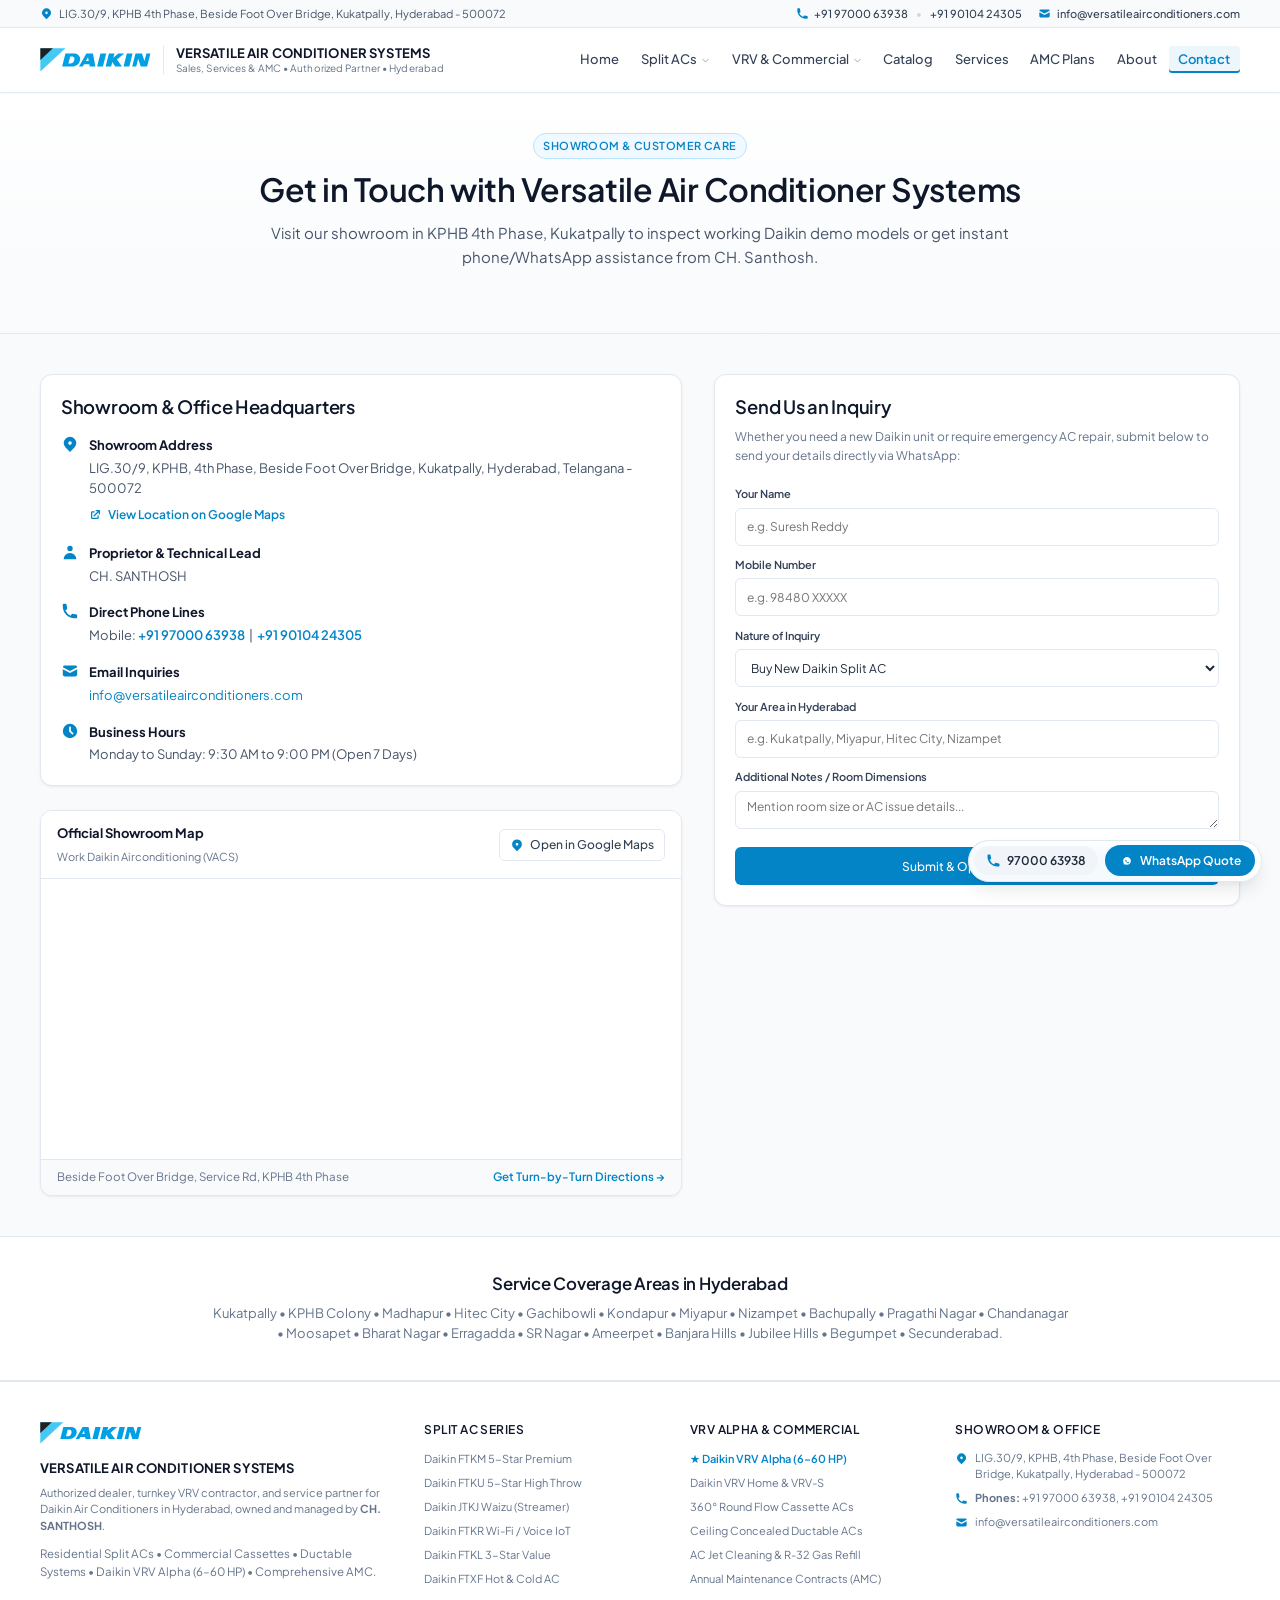
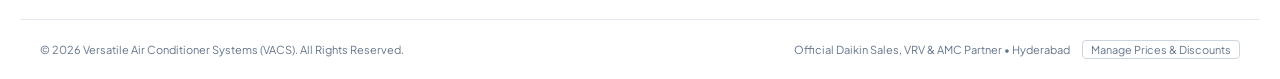
<file: contact.html>
<!DOCTYPE html>
<html lang="en">
<head>
  <meta charset="UTF-8">
  <meta name="viewport" content="width=device-width, initial-scale=1.0">
  <title>Contact Daikin AC Showroom in Kukatpally, Hyderabad | Versatile Air Conditioner Systems (+91 97000 63938)</title>
  <meta name="description" content="Visit Versatile Air Conditioner Systems at LIG.30/9, KPHB 4th Phase, Beside Foot Over Bridge, Kukatpally, Hyderabad - 500072. Call +91 97000 63938 or +91 90104 24305 or email info@versatileairconditioners.com for Daikin Split AC, Cassette, VRV Alpha quotes & 4-Hr service.">

  <!-- Open Graph / WhatsApp / Facebook / LinkedIn Link Preview (Placed at top of <head> for WhatsApp crawler) -->
  <meta property="og:type" content="website">
  <meta property="og:site_name" content="Versatile Air Conditioner Systems (Authorized Daikin Showroom)">
  <meta property="og:locale" content="en_IN">
  <meta property="og:url" content="https://versatileairconditioners.com/contact">
  <meta property="og:title" content="Visit Versatile Air Conditioner Systems | Daikin Showroom Kukatpally Hyderabad">
  <meta property="og:description" content="LIG.30/9, KPHB 4th Phase, Beside Foot Over Bridge, Kukatpally, Hyderabad - 500072. Open 7 Days (9:30 AM – 9:00 PM). Call +91 97000 63938 / +91 90104 24305.">
  <meta property="og:image" content="https://versatileairconditioners.com/assets/images/vacs-og-share-1200x630.jpg">
  <meta property="og:image:secure_url" content="https://versatileairconditioners.com/assets/images/vacs-og-share-1200x630.jpg">
  <meta property="og:image:type" content="image/jpeg">
  <meta property="og:image:width" content="1200">
  <meta property="og:image:height" content="630">
  <meta property="og:image:alt" content="Visit Versatile Air Conditioner Systems | Daikin Showroom Kukatpally Hyderabad">

  <!-- Twitter / X Large Image Card -->
  <meta name="twitter:card" content="summary_large_image">
  <meta name="twitter:title" content="Visit Versatile Air Conditioner Systems | Daikin Showroom Kukatpally Hyderabad">
  <meta name="twitter:description" content="LIG.30/9, KPHB 4th Phase, Beside Foot Over Bridge, Kukatpally, Hyderabad - 500072. Open 7 Days (9:30 AM – 9:00 PM). Call +91 97000 63938 / +91 90104 24305.">
  <meta name="twitter:image" content="https://versatileairconditioners.com/assets/images/vacs-og-share-1200x630.jpg">
  <meta name="twitter:image:alt" content="Visit Versatile Air Conditioner Systems | Daikin Showroom Kukatpally Hyderabad">

  <!-- Schema.org Microdata / Legacy Link Preview Fallbacks -->
  <meta itemprop="name" content="Visit Versatile Air Conditioner Systems | Daikin Showroom Kukatpally Hyderabad">
  <meta itemprop="description" content="LIG.30/9, KPHB 4th Phase, Beside Foot Over Bridge, Kukatpally, Hyderabad - 500072. Open 7 Days (9:30 AM – 9:00 PM). Call +91 97000 63938 / +91 90104 24305.">
  <meta itemprop="image" content="https://versatileairconditioners.com/assets/images/vacs-og-share-1200x630.jpg">
  <link rel="image_src" href="https://versatileairconditioners.com/assets/images/vacs-og-share-1200x630.jpg">

  <!-- Search Engine & Local Hyderabad Geo-Targeting Meta -->
  <meta name="keywords" content="Contact Daikin Showroom Kukatpally, Daikin AC Dealer Phone Number Hyderabad, Versatile Air Conditioner Systems Address, Daikin KPHB 4th Phase Kukatpally, CH Santhosh Phone Number">
  <meta name="author" content="Versatile Air Conditioner Systems (CH. Santhosh)">
  <meta name="robots" content="index, follow, max-image-preview:large, max-snippet:-1, max-video-preview:-1">
  <meta name="googlebot" content="index, follow, max-image-preview:large, max-snippet:-1, max-video-preview:-1">
  <meta name="geo.region" content="IN-TG">
  <meta name="geo.placename" content="Kukatpally, Hyderabad, Telangana">
  <meta name="geo.position" content="17.4939;78.3970">
  <meta name="ICBM" content="17.4939, 78.3970">
  <meta name="theme-color" content="#0284c7">
  <meta name="format-detection" content="telephone=yes">

  <!-- Canonical & Google Search Compliant 1:1 Square Favicons -->
  <link rel="canonical" href="https://versatileairconditioners.com/contact">
  <link rel="icon" type="image/png" sizes="48x48" href="assets/images/favicon-48.png">
  <link rel="icon" type="image/png" sizes="192x192" href="assets/images/favicon-192.png">
  <link rel="apple-touch-icon" sizes="180x180" href="assets/images/apple-touch-icon.png">
  <link rel="icon" type="image/svg+xml" href="assets/images/daikin-logo.svg">
  <link rel="manifest" href="site.webmanifest">

  <!-- Performance Preconnect & Stylesheet -->
  <link rel="preconnect" href="https://fonts.googleapis.com">
  <link rel="preconnect" href="https://fonts.gstatic.com" crossorigin>
  <link rel="stylesheet" href="css/style.css?v=2.2">

  <!-- Structured Data (Schema.org JSON-LD for Google Rich Results & Local Pack) -->
  <script type="application/ld+json">
{
  "@context": "https://schema.org",
  "@graph": [
    {
      "@type": [
        "HVACBusiness",
        "Store",
        "HomeAndConstructionBusiness"
      ],
      "@id": "https://versatileairconditioners.com/#organization",
      "name": "Versatile Air Conditioner Systems",
      "alternateName": [
        "VACS Daikin Showroom Hyderabad",
        "Work Daikin Airconditioning VERSATILE AIR CONDITIONER SYSTEMS"
      ],
      "description": "Authorized Daikin Air Conditioners Showroom, Turnkey VRV Alpha Contractor, and Certified AC Service & AMC Partner in Kukatpally, Hyderabad led by CH. Santhosh.",
      "url": "https://versatileairconditioners.com/",
      "logo": "https://versatileairconditioners.com/assets/images/favicon-192.png",
      "image": "https://versatileairconditioners.com/assets/images/vacs-og-share-1200x630.jpg",
      "telephone": "+919700063938",
      "contactPoint": [
        {
          "@type": "ContactPoint",
          "telephone": "+91-9700063938",
          "contactType": "sales",
          "areaServed": "IN-TG",
          "availableLanguage": [
            "en",
            "te",
            "hi"
          ]
        },
        {
          "@type": "ContactPoint",
          "telephone": "+91-9010424305",
          "contactType": "customer service",
          "areaServed": "IN-TG",
          "availableLanguage": [
            "en",
            "te",
            "hi"
          ]
        }
      ],
      "email": "info@versatileairconditioners.com",
      "founder": {
        "@type": "Person",
        "name": "CH. SANTHOSH",
        "jobTitle": "Proprietor & Lead HVAC Engineer"
      },
      "priceRange": "₹23,500 - ₹3,25,000",
      "currenciesAccepted": "INR",
      "paymentAccepted": "Cash, UPI, Credit Card, Debit Card, Bajaj Finserv No-Cost EMI, Bank Transfer",
      "hasMap": "https://maps.app.goo.gl/npbQBWoZHJJzq378A?g_st=awb",
      "sameAs": [
        "https://maps.app.goo.gl/npbQBWoZHJJzq378A?g_st=awb"
      ],
      "address": {
        "@type": "PostalAddress",
        "streetAddress": "LIG.30/9, Service Rd, Beside Foot Over Bridge, KPHB 4th Phase, Kukatpally",
        "addressLocality": "Hyderabad",
        "addressRegion": "Telangana",
        "postalCode": "500072",
        "addressCountry": "IN"
      },
      "geo": {
        "@type": "GeoCoordinates",
        "latitude": 17.4939,
        "longitude": 78.397
      },
      "areaServed": [
        {
          "@type": "City",
          "name": "Hyderabad"
        },
        {
          "@type": "City",
          "name": "Kukatpally"
        },
        {
          "@type": "City",
          "name": "KPHB Colony"
        },
        {
          "@type": "City",
          "name": "Miyapur"
        },
        {
          "@type": "City",
          "name": "Madhapur"
        },
        {
          "@type": "City",
          "name": "Hitech City"
        },
        {
          "@type": "City",
          "name": "Gachibowli"
        },
        {
          "@type": "City",
          "name": "Kondapur"
        },
        {
          "@type": "City",
          "name": "Jubilee Hills"
        },
        {
          "@type": "City",
          "name": "Banjara Hills"
        },
        {
          "@type": "City",
          "name": "Nizampet"
        },
        {
          "@type": "City",
          "name": "Bachupally"
        },
        {
          "@type": "City",
          "name": "Chandanagar"
        },
        {
          "@type": "City",
          "name": "Pragathi Nagar"
        },
        {
          "@type": "City",
          "name": "Moosapet"
        },
        {
          "@type": "City",
          "name": "Balanagar"
        },
        {
          "@type": "City",
          "name": "Ameerpet"
        },
        {
          "@type": "City",
          "name": "Begumpet"
        },
        {
          "@type": "City",
          "name": "Secunderabad"
        },
        {
          "@type": "City",
          "name": "Kompally"
        },
        {
          "@type": "City",
          "name": "Manikonda"
        },
        {
          "@type": "City",
          "name": "Kokapet"
        },
        {
          "@type": "City",
          "name": "Financial District"
        },
        {
          "@type": "City",
          "name": "Narsingi"
        },
        {
          "@type": "City",
          "name": "Tellapur"
        }
      ],
      "openingHoursSpecification": {
        "@type": "OpeningHoursSpecification",
        "dayOfWeek": [
          "Monday",
          "Tuesday",
          "Wednesday",
          "Thursday",
          "Friday",
          "Saturday",
          "Sunday"
        ],
        "opens": "09:30",
        "closes": "21:00"
      },
      "brand": {
        "@type": "Brand",
        "name": "Daikin"
      },
      "makesOffer": {
        "@type": "AggregateOffer",
        "priceCurrency": "INR",
        "lowPrice": "23500",
        "highPrice": "325000",
        "offerCount": "47"
      }
    },
    {
      "@type": "ContactPage",
      "name": "Contact Versatile Air Conditioner Systems - Daikin Showroom Kukatpally Hyderabad",
      "url": "https://versatileairconditioners.com/contact",
      "mainEntity": {
        "@id": "https://versatileairconditioners.com/#organization"
      }
    },
    {
      "@type": "BreadcrumbList",
      "itemListElement": [
        {
          "@type": "ListItem",
          "position": 1,
          "name": "Home",
          "item": "https://versatileairconditioners.com/"
        },
        {
          "@type": "ListItem",
          "position": 2,
          "name": "Contact Showroom",
          "item": "https://versatileairconditioners.com/contact"
        }
      ]
    }
  ]
}
  </script>
</head>
<body>

    <!-- Topbar -->
  <div class="site-topbar">
    <div class="container topbar-content">
      <div class="topbar-left">
        <span class="topbar-item">
          <svg fill="currentColor" viewBox="0 0 20 20"><path d="M5.05 4.05a7 7 0 119.9 9.9L10 18.9l-4.95-4.95a7 7 0 010-9.9zM10 11a2 2 0 100-4 2 2 0 000 4z"/></svg>
          <span>LIG.30/9, KPHB 4th Phase, Beside Foot Over Bridge, Kukatpally, Hyderabad - 500072</span>
        </span>
      </div>
      <div class="topbar-right">
        <span class="topbar-item">
          <svg fill="currentColor" viewBox="0 0 20 20"><path d="M2 3a1 1 0 011-1h2.153a1 1 0 01.986.836l.74 4.435a1 1 0 01-.54 1.06l-1.548.773a11.037 11.037 0 006.105 6.105l.774-1.548a1 1 0 011.059-.54l4.435.74a1 1 0 01.836.986V17a1 1 0 01-1 1h-2C7.82 18 2 12.18 2 5V3z"/></svg>
          <a href="tel:+919700063938">+91 97000 63938</a>
          <span class="topbar-sep">•</span>
          <a href="tel:+919010424305">+91 90104 24305</a>
        </span>
        <span class="topbar-item topbar-email">
          <svg fill="currentColor" viewBox="0 0 20 20"><path d="M2.003 5.884L10 9.882l7.997-3.998A2 2 0 0016 4H4a2 2 0 00-1.997 1.884z"/><path d="M18 8.118l-8 4-8-4V14a2 2 0 002 2h12a2 2 0 002-2V8.118z"/></svg>
          <a href="mailto:info@versatileairconditioners.com">info@versatileairconditioners.com</a>
        </span>
      </div>
    </div>
  </div>

  <!-- Header -->
  <header class="site-header">
    <div class="container header-content">
      <!-- Brand Lockup -->
      <a href="/" class="brand-lockup">
        <svg viewBox="0 0 300 65" class="daikin-official-logo" aria-label="DAIKIN" role="img">
          <g transform="translate(-393.36411,-761.77017)">
            <g transform="matrix(1.812145,0,0,-1.812145,462.23619,762.77017)">
              <path fill="#44c8f5" d="m 0,0 -37.453,0 0,-34.554 L 0,0" />
            </g>
            <g transform="matrix(1.812145,0,0,-1.812145,428.29471,762.77017)">
              <path fill="#231f20" d="m 0,0 -18.724,0 0,-17.285 L 0,0" />
            </g>
            <g transform="matrix(1.812145,0,0,-1.812145,557.00956,776.36126)">
              <path fill="#00a0e4" d="m 0,0 -4.889,-19.547 8.638,0 L 8.634,0 0,0" />
            </g>
            <g transform="matrix(1.812145,0,0,-1.812145,521.25957,796.89105)">
              <path fill="#00a0e4" d="M 0,0 -1.981,0 1.213,5.639 2.249,0 0,0 Z m -1.229,11.331 -11.109,-19.546 5.713,0 1.844,3.258 7.931,0 0.591,-3.258 8.432,0 -3.584,19.546 -9.818,0" />
            </g>
            <g transform="matrix(1.812145,0,0,-1.812145,628.49506,776.36126)">
              <path fill="#00a0e4" d="m 0,0 -4.876,-19.547 8.636,0 L 8.637,0 0,0" />
            </g>
            <g transform="matrix(1.812145,0,0,-1.812145,621.50018,776.36126)">
              <path fill="#00a0e4" d="m 0,0 -8.851,0 -7.409,-6.394 1.617,6.394 -8.279,0 -4.876,-19.547 8.253,0 1.686,6.748 4.413,-6.748 9.99,0 L -10.855,-9.31 0,0" />
            </g>
            <g transform="matrix(1.812145,0,0,-1.812145,486.6186,792.45854)">
              <path fill="#00a0e4" d="m 0,0 c 0,0 -0.561,-6.349 -5.971,-6.349 l -3.061,0 2.696,10.543 2.778,0 C -2.564,4.188 0.313,3.93 0,0 Z m -0.438,8.874 -2.234,0.007 -10.808,0 -4.876,-19.539 10.732,0 4.246,-0.006 c 5.978,0 11.861,4.45 11.861,11.266 0,8.02 -8.921,8.272 -8.921,8.272" />
            </g>
            <g transform="matrix(1.812145,0,0,-1.812145,681.52929,776.35582)">
              <path fill="#00a0e4" d="M 0,0 -2.881,-11.51 -6.719,0 l -9.606,0 -4.88,-19.55 5.973,0 2.909,11.611 3.85,-11.611 9.565,0 L 5.979,0 0,0" />
            </g>
          </g>
        </svg>
        <div class="brand-divider"></div>
        <div class="brand-text-group">
          <span class="brand-title">VERSATILE AIR CONDITIONER SYSTEMS</span>
          <span class="brand-subtitle">Sales, Services &amp; AMC • Authorized Partner • Hyderabad</span>
        </div>
      </a>

      <!-- Desktop Navigation -->
      <nav class="main-nav">
        <a href="/" class="nav-link">Home</a>
        <div class="nav-dropdown">
          <a href="products?category=Split%20AC" class="nav-link">
            <span>Split ACs</span>
            <svg class="chevron" fill="none" stroke="currentColor" viewBox="0 0 24 24"><path stroke-linecap="round" stroke-linejoin="round" stroke-width="2.5" d="M19 9l-7 7-7-7"/></svg>
          </a>
          <div class="dropdown-menu">
            <span class="dropdown-header">Inverter Technologies</span>
            <a href="products?category=Split%20AC&amp;star=5%20Star" class="dropdown-item">5 Star Inverter (FTKM, FTKU, JTKJ)</a>
            <a href="products?category=Split%20AC&amp;star=4%20Star" class="dropdown-item">4 Star Inverter (FTXF Hot &amp; Cold)</a>
            <a href="products?category=Split%20AC&amp;star=3%20Star" class="dropdown-item">3 Star Inverter (FTKL, FTKC, FTKN)</a>
            <a href="products?category=Split%20AC&amp;star=2%20Star" class="dropdown-item">Non-Inverter Fixed Speed (FTQ, FTL)</a>
          </div>
        </div>
        <div class="nav-dropdown">
          <a href="vrv" class="nav-link">
            <span>VRV &amp; Commercial</span>
            <svg class="chevron" fill="none" stroke="currentColor" viewBox="0 0 24 24"><path stroke-linecap="round" stroke-linejoin="round" stroke-width="2.5" d="M19 9l-7 7-7-7"/></svg>
          </a>
          <div class="dropdown-menu">
            <span class="dropdown-header">Centralized &amp; Commercial HVAC</span>
            <a href="vrv" class="dropdown-item" style="font-weight: 600; color: #0284c7;">★ Daikin VRV Alpha &amp; VRV Projects</a>
            <a href="products?category=VRV%20Systems" class="dropdown-item">VRV Home &amp; VRV-S Multi-Split</a>
            <a href="products?category=Cassette%20AC" class="dropdown-item">Cassette ACs (1-Way &amp; 4-Way)</a>
            <a href="products?category=Ductable%20AC" class="dropdown-item">Ductable Package Systems</a>
            <a href="products?category=Air%20Purifiers" class="dropdown-item">Daikin Streamer Air Purifiers</a>
          </div>
        </div>
        <a href="products" class="nav-link">Catalog</a>
        <a href="services" class="nav-link">Services</a>
        <a href="amc" class="nav-link">AMC Plans</a>
        <a href="about" class="nav-link">About</a>
        <a href="contact" class="nav-link active">Contact</a>
      </nav>

      <!-- Actions -->
      <div class="header-actions">
        <button class="mobile-menu-btn" aria-label="Toggle navigation">
          <svg style="width: 20px; height: 20px;" fill="none" stroke="currentColor" viewBox="0 0 24 24"><path stroke-linecap="round" stroke-linejoin="round" stroke-width="2" d="M4 5h16M4 9.5h16M4 14h16M4 18.5h16"></path></svg>
        </button>
      </div>
    </div>
  </header>

  <!-- Contact Hero -->
  <section class="hero-section" style="padding: 2.5rem 0;">
    <div class="container" style="max-width: 850px; text-align: center;">
      <span class="section-label">Showroom & Customer Care</span>
      <h1 style="margin-bottom: 0.75rem;">Get in Touch with Versatile Air Conditioner Systems</h1>
      <p style="font-size: 0.9375rem; color: #475569; margin-bottom: 1.5rem; line-height: 1.6;">
        Visit our showroom in KPHB 4th Phase, Kukatpally to inspect working Daikin demo models or get instant phone/WhatsApp assistance from CH. Santhosh.
      </p>
    </div>
  </section>

  <!-- Contact Cards & Map Grid -->
  <section class="section">
    <div class="container">
      <div class="contact-grid">
        <!-- Left: Details & Map -->
        <div>
          <div class="hero-card" style="margin-bottom: 1.5rem;">
            <h3 style="font-size: 1.15rem; margin-bottom: 1rem; color: #0f172a;">Showroom & Office Headquarters</h3>

            <div style="display: flex; flex-direction: column; gap: 1rem; font-size: 0.8125rem;">
              <div style="display: flex; gap: 0.65rem;">
                <svg style="width: 18px; height: 18px; color: #0284c7; flex-shrink: 0;" fill="currentColor" viewBox="0 0 20 20"><path d="M5.05 4.05a7 7 0 119.9 9.9L10 18.9l-4.95-4.95a7 7 0 010-9.9zM10 11a2 2 0 100-4 2 2 0 000 4z"/></svg>
                <div>
                  <div style="font-weight: 700; color: #0f172a; margin-bottom: 2px;">Showroom Address</div>
                  <div style="color: #475569; margin-bottom: 0.35rem;">LIG.30/9, KPHB, 4th Phase, Beside Foot Over Bridge, Kukatpally, Hyderabad, Telangana - 500072</div>
                  <a href="https://maps.app.goo.gl/npbQBWoZHJJzq378A?g_st=awb" target="_blank" rel="noopener" style="display: inline-flex; align-items: center; gap: 0.35rem; color: #0284c7; font-weight: 600; font-size: 0.75rem;">
                    <svg style="width: 13px; height: 13px;" fill="currentColor" viewBox="0 0 20 20"><path d="M11 3a1 1 0 100 2h2.586l-6.293 6.293a1 1 0 101.414 1.414L15 6.414V9a1 1 0 102 0V4a1 1 0 00-1-1h-5z"/><path d="M5 5a2 2 0 00-2 2v8a2 2 0 002 2h8a2 2 0 002-2v-3a1 1 0 10-2 0v3H5V7h3a1 1 0 000-2H5z"/></svg>
                    <span>View Location on Google Maps</span>
                  </a>
                </div>
              </div>

              <div style="display: flex; gap: 0.65rem;">
                <svg style="width: 18px; height: 18px; color: #0284c7; flex-shrink: 0;" fill="currentColor" viewBox="0 0 20 20"><path d="M10 9a3 3 0 100-6 3 3 0 000 6zm-7 9a7 7 0 1114 0H3z"/></svg>
                <div>
                  <div style="font-weight: 700; color: #0f172a; margin-bottom: 2px;">Proprietor & Technical Lead</div>
                  <div style="color: #475569;">CH. SANTHOSH</div>
                </div>
              </div>

              <div style="display: flex; gap: 0.65rem;">
                <svg style="width: 18px; height: 18px; color: #0284c7; flex-shrink: 0;" fill="currentColor" viewBox="0 0 20 20"><path d="M2 3a1 1 0 011-1h2.153a1 1 0 01.986.836l.74 4.435a1 1 0 01-.54 1.06l-1.548.773a11.037 11.037 0 006.105 6.105l.774-1.548a1 1 0 011.059-.54l4.435.74a1 1 0 01.836.986V17a1 1 0 01-1 1h-2C7.82 18 2 12.18 2 5V3z"/></svg>
                <div>
                  <div style="font-weight: 700; color: #0f172a; margin-bottom: 2px;">Direct Phone Lines</div>
                  <div>Mobile: <a href="tel:+919700063938" style="color: #0284c7; font-weight: 600;">+91 97000 63938</a> &nbsp;|&nbsp; <a href="tel:+919010424305" style="color: #0284c7; font-weight: 600;">+91 90104 24305</a></div>
                </div>
              </div>

              <div style="display: flex; gap: 0.65rem;">
                <svg style="width: 18px; height: 18px; color: #0284c7; flex-shrink: 0;" fill="currentColor" viewBox="0 0 20 20"><path d="M2.003 5.884L10 9.882l7.997-3.998A2 2 0 0016 4H4a2 2 0 00-1.997 1.884z"/><path d="M18 8.118l-8 4-8-4V14a2 2 0 002 2h12a2 2 0 002-2V8.118z"/></svg>
                <div>
                  <div style="font-weight: 700; color: #0f172a; margin-bottom: 2px;">Email Inquiries</div>
                  <div><a href="mailto:info@versatileairconditioners.com" style="color: #0284c7;">info@versatileairconditioners.com</a></div>
                </div>
              </div>

              <div style="display: flex; gap: 0.65rem;">
                <svg style="width: 18px; height: 18px; color: #0284c7; flex-shrink: 0;" fill="currentColor" viewBox="0 0 20 20"><path fill-rule="evenodd" d="M10 18a8 8 0 100-16 8 8 0 000 16zm1-12a1 1 0 10-2 0v4a1 1 0 00.293.707l2.828 2.829a1 1 0 101.415-1.415L11 9.586V6z" clip-rule="evenodd"/></svg>
                <div>
                  <div style="font-weight: 700; color: #0f172a; margin-bottom: 2px;">Business Hours</div>
                  <div style="color: #475569;">Monday to Sunday: 9:30 AM to 9:00 PM (Open 7 Days)</div>
                </div>
              </div>
            </div>
          </div>

          <!-- Google Maps Embed Card with Direct Navigation Link -->
          <div class="hero-card" style="padding: 0; overflow: hidden;">
            <div style="padding: 0.75rem 1rem; background: #ffffff; border-bottom: 1px solid var(--color-slate-200); display: flex; justify-content: space-between; align-items: center; flex-wrap: wrap; gap: 0.5rem;">
              <div>
                <span style="font-size: 0.8125rem; font-weight: 700; color: #0f172a; display: block;">Official Showroom Map</span>
                <span style="font-size: 0.6875rem; color: #64748b;">Work Daikin Airconditioning (VACS)</span>
              </div>
              <a href="https://maps.app.goo.gl/npbQBWoZHJJzq378A?g_st=awb" target="_blank" rel="noopener" class="btn btn-outline btn-sm" style="font-size: 0.75rem; height: 32px; display: inline-flex; align-items: center; gap: 0.35rem;">
                <svg style="width: 14px; height: 14px; color: #0284c7;" fill="currentColor" viewBox="0 0 20 20"><path d="M5.05 4.05a7 7 0 119.9 9.9L10 18.9l-4.95-4.95a7 7 0 010-9.9zM10 11a2 2 0 100-4 2 2 0 000 4z"/></svg>
                <span>Open in Google Maps</span>
              </a>
            </div>
            <iframe
              title="Work Daikin Airconditioning VERSATILE AIR CONDITIONER SYSTEMS Kukatpally Location"
              src="https://maps.google.com/maps?q=Work%20Daikin%20Airconditioning%20VERSATILE%20AIR%20CONDITIONER%20SYSTEMS%20Kukatpally%20Hyderabad&t=&z=16&ie=UTF8&iwloc=&output=embed"
              width="100%"
              height="280"
              style="border:0; display: block;"
              allowfullscreen=""
              loading="lazy">
            </iframe>
            <div style="padding: 0.5rem 1rem; background: #f8fafc; border-top: 1px solid var(--color-slate-200); display: flex; justify-content: space-between; align-items: center; font-size: 0.72rem; flex-wrap: wrap; gap: 0.4rem;">
              <span style="color: #64748b;">Beside Foot Over Bridge, Service Rd, KPHB 4th Phase</span>
              <a href="https://maps.app.goo.gl/npbQBWoZHJJzq378A?g_st=awb" target="_blank" rel="noopener" style="color: #0284c7; font-weight: 600;">Get Turn-by-Turn Directions &rarr;</a>
            </div>
          </div>
        </div>

        <!-- Right: Inquiry Form -->
        <div class="hero-card">
          <h3 style="font-size: 1.15rem; margin-bottom: 0.5rem; color: #0f172a;">Send Us an Inquiry</h3>
          <p style="font-size: 0.75rem; color: #64748b; margin-bottom: 1.25rem;">
            Whether you need a new Daikin unit or require emergency AC repair, submit below to send your details directly via WhatsApp:
          </p>

          <form id="vacsContactForm" class="calc-form">
            <div class="form-group">
              <label class="form-label" for="contactName">Your Name</label>
              <input type="text" id="contactName" name="name" class="form-control" placeholder="e.g. Suresh Reddy" required>
            </div>

            <div class="form-group">
              <label class="form-label" for="contactPhone">Mobile Number</label>
              <input type="tel" id="contactPhone" name="phone" class="form-control" placeholder="e.g. 98480 XXXXX" required>
            </div>

            <div class="form-group">
              <label class="form-label" for="contactService">Nature of Inquiry</label>
              <select id="contactService" name="service" class="form-control">
                <option value="Buy New Daikin Split AC">Buy New Daikin Split AC</option>
                <option value="Buy Daikin Cassette AC">Buy Daikin Cassette AC</option>
                <option value="VRV Multi-Split Centralized Project">VRV Multi-Split Centralized Project</option>
                <option value="AC Jet Deep Wet Wash">AC Jet Deep Wet Wash</option>
                <option value="Gas Refilling (R-32)">Gas Refilling (R-32)</option>
                <option value="Annual Maintenance Contract (AMC)">Annual Maintenance Contract (AMC)</option>
                <option value="PCB Repair / Breakdown Support">PCB Repair / Breakdown Support</option>
              </select>
            </div>

            <div class="form-group">
              <label class="form-label" for="contactLocation">Your Area in Hyderabad</label>
              <input type="text" id="contactLocation" name="location" class="form-control" placeholder="e.g. Kukatpally, Miyapur, Hitec City, Nizampet">
            </div>

            <div class="form-group">
              <label class="form-label" for="contactNotes">Additional Notes / Room Dimensions</label>
              <textarea id="contactNotes" name="notes" rows="3" class="form-control" placeholder="Mention room size or AC issue details..."></textarea>
            </div>

            <button type="submit" class="btn btn-primary" style="margin-top: 0.5rem; width: 100%;">
              <span>Submit & Open WhatsApp</span>
            </button>
          </form>
        </div>
      </div>
    </div>
  </section>

  <!-- Service Locations Across Hyderabad -->
  <section class="section section-alt" style="padding: 2.25rem 0;">
    <div class="container" style="max-width: 900px; text-align: center;">
      <h3 style="font-size: 1.05rem; margin-bottom: 0.5rem;">Service Coverage Areas in Hyderabad</h3>
      <p style="font-size: 0.8125rem; color: #64748b; line-height: 1.6;">
        Kukatpally • KPHB Colony • Madhapur • Hitec City • Gachibowli • Kondapur • Miyapur • Nizampet • Bachupally • Pragathi Nagar • Chandanagar • Moosapet • Bharat Nagar • Erragadda • SR Nagar • Ameerpet • Banjara Hills • Jubilee Hills • Begumpet • Secunderabad.
      </p>
    </div>
  </section>

  <!-- Footer -->
    <footer class="site-footer">
    <div class="container footer-grid">
      <div class="footer-col">
        <div style="margin-bottom: 0.85rem;">
          <svg viewBox="0 0 300 65" style="height: 22px; width: auto; display: block;" aria-label="DAIKIN" role="img">
            <g transform="translate(-393.36411,-761.77017)">
              <g transform="matrix(1.812145,0,0,-1.812145,462.23619,762.77017)">
                <path fill="#44c8f5" d="m 0,0 -37.453,0 0,-34.554 L 0,0" />
              </g>
              <g transform="matrix(1.812145,0,0,-1.812145,428.29471,762.77017)">
                <path fill="#231f20" d="m 0,0 -18.724,0 0,-17.285 L 0,0" />
              </g>
              <g transform="matrix(1.812145,0,0,-1.812145,557.00956,776.36126)">
                <path fill="#00a0e4" d="m 0,0 -4.889,-19.547 8.638,0 L 8.634,0 0,0" />
              </g>
              <g transform="matrix(1.812145,0,0,-1.812145,521.25957,796.89105)">
                <path fill="#00a0e4" d="M 0,0 -1.981,0 1.213,5.639 2.249,0 0,0 Z m -1.229,11.331 -11.109,-19.546 5.713,0 1.844,3.258 7.931,0 0.591,-3.258 8.432,0 -3.584,19.546 -9.818,0" />
              </g>
              <g transform="matrix(1.812145,0,0,-1.812145,628.49506,776.36126)">
                <path fill="#00a0e4" d="m 0,0 -4.876,-19.547 8.636,0 L 8.637,0 0,0" />
              </g>
              <g transform="matrix(1.812145,0,0,-1.812145,621.50018,776.36126)">
                <path fill="#00a0e4" d="m 0,0 -8.851,0 -7.409,-6.394 1.617,6.394 -8.279,0 -4.876,-19.547 8.253,0 1.686,6.748 4.413,-6.748 9.99,0 L -10.855,-9.31 0,0" />
              </g>
              <g transform="matrix(1.812145,0,0,-1.812145,486.6186,792.45854)">
                <path fill="#00a0e4" d="m 0,0 c 0,0 -0.561,-6.349 -5.971,-6.349 l -3.061,0 2.696,10.543 2.778,0 C -2.564,4.188 0.313,3.93 0,0 Z m -0.438,8.874 -2.234,0.007 -10.808,0 -4.876,-19.539 10.732,0 4.246,-0.006 c 5.978,0 11.861,4.45 11.861,11.266 0,8.02 -8.921,8.272 -8.921,8.272" />
              </g>
              <g transform="matrix(1.812145,0,0,-1.812145,681.52929,776.35582)">
                <path fill="#00a0e4" d="M 0,0 -2.881,-11.51 -6.719,0 l -9.606,0 -4.88,-19.55 5.973,0 2.909,11.611 3.85,-11.611 9.565,0 L 5.979,0 0,0" />
              </g>
            </g>
          </svg>
        </div>
        <div style="font-size: 0.8125rem; font-weight: 700; color: #0f172a; margin-bottom: 0.4rem; letter-spacing: 0.01em;">VERSATILE AIR CONDITIONER SYSTEMS</div>
        <p style="margin-bottom: 0.65rem; line-height: 1.5;">
          Authorized dealer, turnkey VRV contractor, and service partner for Daikin Air Conditioners in Hyderabad, owned and managed by <strong>CH. SANTHOSH</strong>.
        </p>
        <p style="font-size: 0.72rem; color: #64748b;">
          Residential Split ACs • Commercial Cassettes • Ductable Systems • Daikin VRV Alpha (6–60 HP) • Comprehensive AMC.
        </p>
      </div>

      <div class="footer-col">
        <h4>Split AC Series</h4>
        <ul class="footer-links">
          <li><a href="products?category=Split%20AC&amp;series=FTKM%20Series">Daikin FTKM 5-Star Premium</a></li>
          <li><a href="products?category=Split%20AC&amp;series=FTKU%20Series">Daikin FTKU 5-Star High Throw</a></li>
          <li><a href="products?category=Split%20AC&amp;series=JTKJ%20Series">Daikin JTKJ Waizu (Streamer)</a></li>
          <li><a href="products?category=Split%20AC&amp;series=FTKR%20Series">Daikin FTKR Wi-Fi / Voice IoT</a></li>
          <li><a href="products?category=Split%20AC&amp;series=FTKL%20Series">Daikin FTKL 3-Star Value</a></li>
          <li><a href="products?category=Split%20AC&amp;series=FTXF%20Series">Daikin FTXF Hot &amp; Cold AC</a></li>
        </ul>
      </div>

      <div class="footer-col">
        <h4>VRV Alpha &amp; Commercial</h4>
        <ul class="footer-links">
          <li><a href="vrv" style="color: #0284c7; font-weight: 600;">★ Daikin VRV Alpha (6–60 HP)</a></li>
          <li><a href="products?category=VRV%20Systems">Daikin VRV Home &amp; VRV-S</a></li>
          <li><a href="products?category=Cassette%20AC">360° Round Flow Cassette ACs</a></li>
          <li><a href="products?category=Ductable%20AC">Ceiling Concealed Ductable ACs</a></li>
          <li><a href="services">AC Jet Cleaning &amp; R-32 Gas Refill</a></li>
          <li><a href="amc">Annual Maintenance Contracts (AMC)</a></li>
        </ul>
      </div>

      <div class="footer-col">
        <h4>Showroom &amp; Office</h4>
        <div class="footer-contact-list">
          <div class="footer-contact-item">
            <svg viewBox="0 0 20 20" fill="currentColor"><path d="M5.05 4.05a7 7 0 119.9 9.9L10 18.9l-4.95-4.95a7 7 0 010-9.9zM10 11a2 2 0 100-4 2 2 0 000 4z"/></svg>
            <a href="https://maps.app.goo.gl/npbQBWoZHJJzq378A?g_st=awb" target="_blank" rel="noopener" style="color: inherit;" title="Open in Google Maps">LIG.30/9, KPHB, 4th Phase, Beside Foot Over Bridge, Kukatpally, Hyderabad - 500072</a>
          </div>
          <div class="footer-contact-item">
            <svg viewBox="0 0 20 20" fill="currentColor"><path d="M2 3a1 1 0 011-1h2.153a1 1 0 01.986.836l.74 4.435a1 1 0 01-.54 1.06l-1.548.773a11.037 11.037 0 006.105 6.105l.774-1.548a1 1 0 011.059-.54l4.435.74a1 1 0 01.836.986V17a1 1 0 01-1 1h-2C7.82 18 2 12.18 2 5V3z"/></svg>
            <span><strong>Phones:</strong> <a href="tel:+919700063938">+91 97000 63938</a>, <a href="tel:+919010424305">+91 90104 24305</a></span>
          </div>
          <div class="footer-contact-item">
            <svg viewBox="0 0 20 20" fill="currentColor"><path d="M2.003 5.884L10 9.882l7.997-3.998A2 2 0 0016 4H4a2 2 0 00-1.997 1.884z"/><path d="M18 8.118l-8 4-8-4V14a2 2 0 002 2h12a2 2 0 002-2V8.118z"/></svg>
            <span><a href="mailto:info@versatileairconditioners.com">info@versatileairconditioners.com</a></span>
          </div>
        </div>
      </div>
    </div>

    <div class="container footer-bottom">
      <div>
        &copy; <span class="current-year"></span> Versatile Air Conditioner Systems (VACS). All Rights Reserved.
      </div>
      <div style="display: flex; align-items: center; justify-content: center; flex-wrap: wrap; gap: 0.75rem;">
        <span>Official Daikin Sales, VRV &amp; AMC Partner • Hyderabad</span>
        <button type="button" onclick="window.openPriceConfigurator && window.openPriceConfigurator()" style="background: none; border: 1px solid #cbd5e1; border-radius: 4px; padding: 2px 8px; font-size: 0.68rem; color: #64748b; cursor: pointer;">Manage Prices &amp; Discounts</button>
      </div>
    </div>
  </footer>

  <script src="data/products-data.js"></script>
  <script src="data/pricing-config.js"></script>
  <script src="js/app.js?v=2.2"></script>
</body>
</html>
</file>
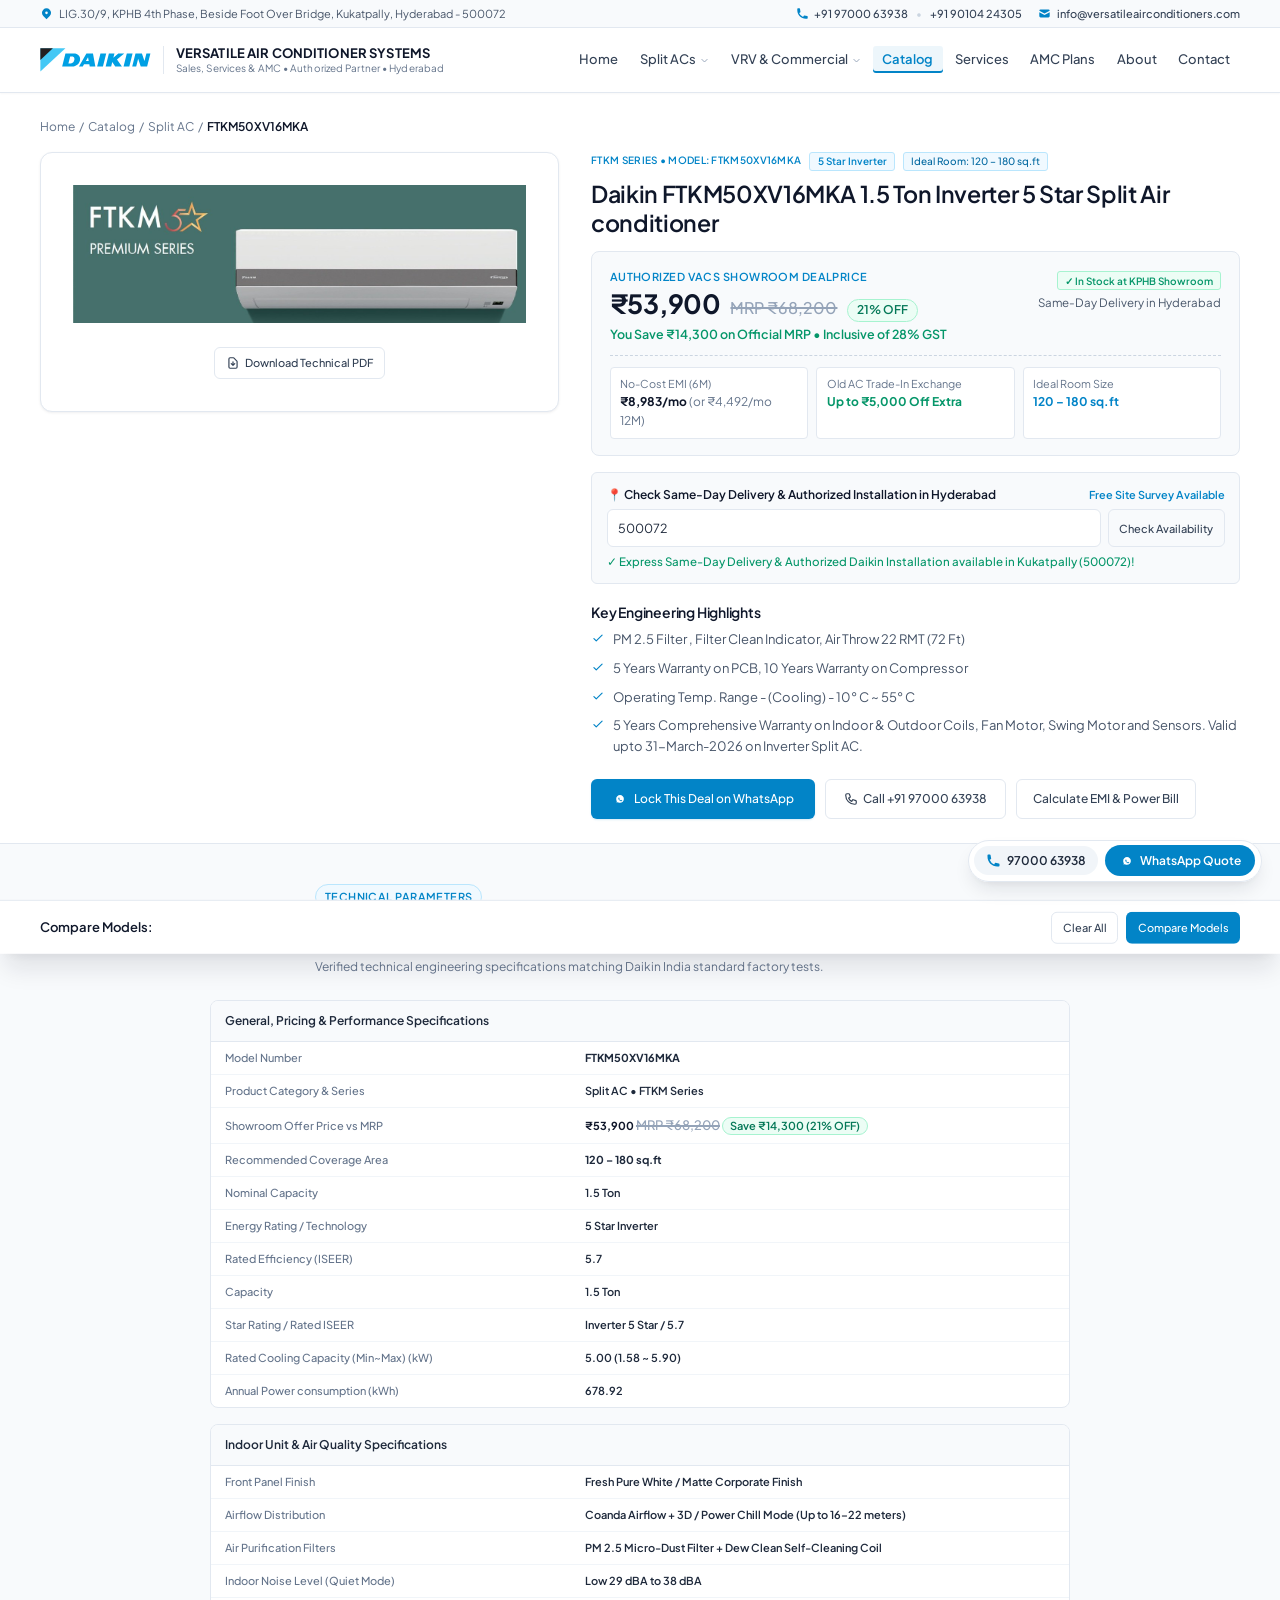
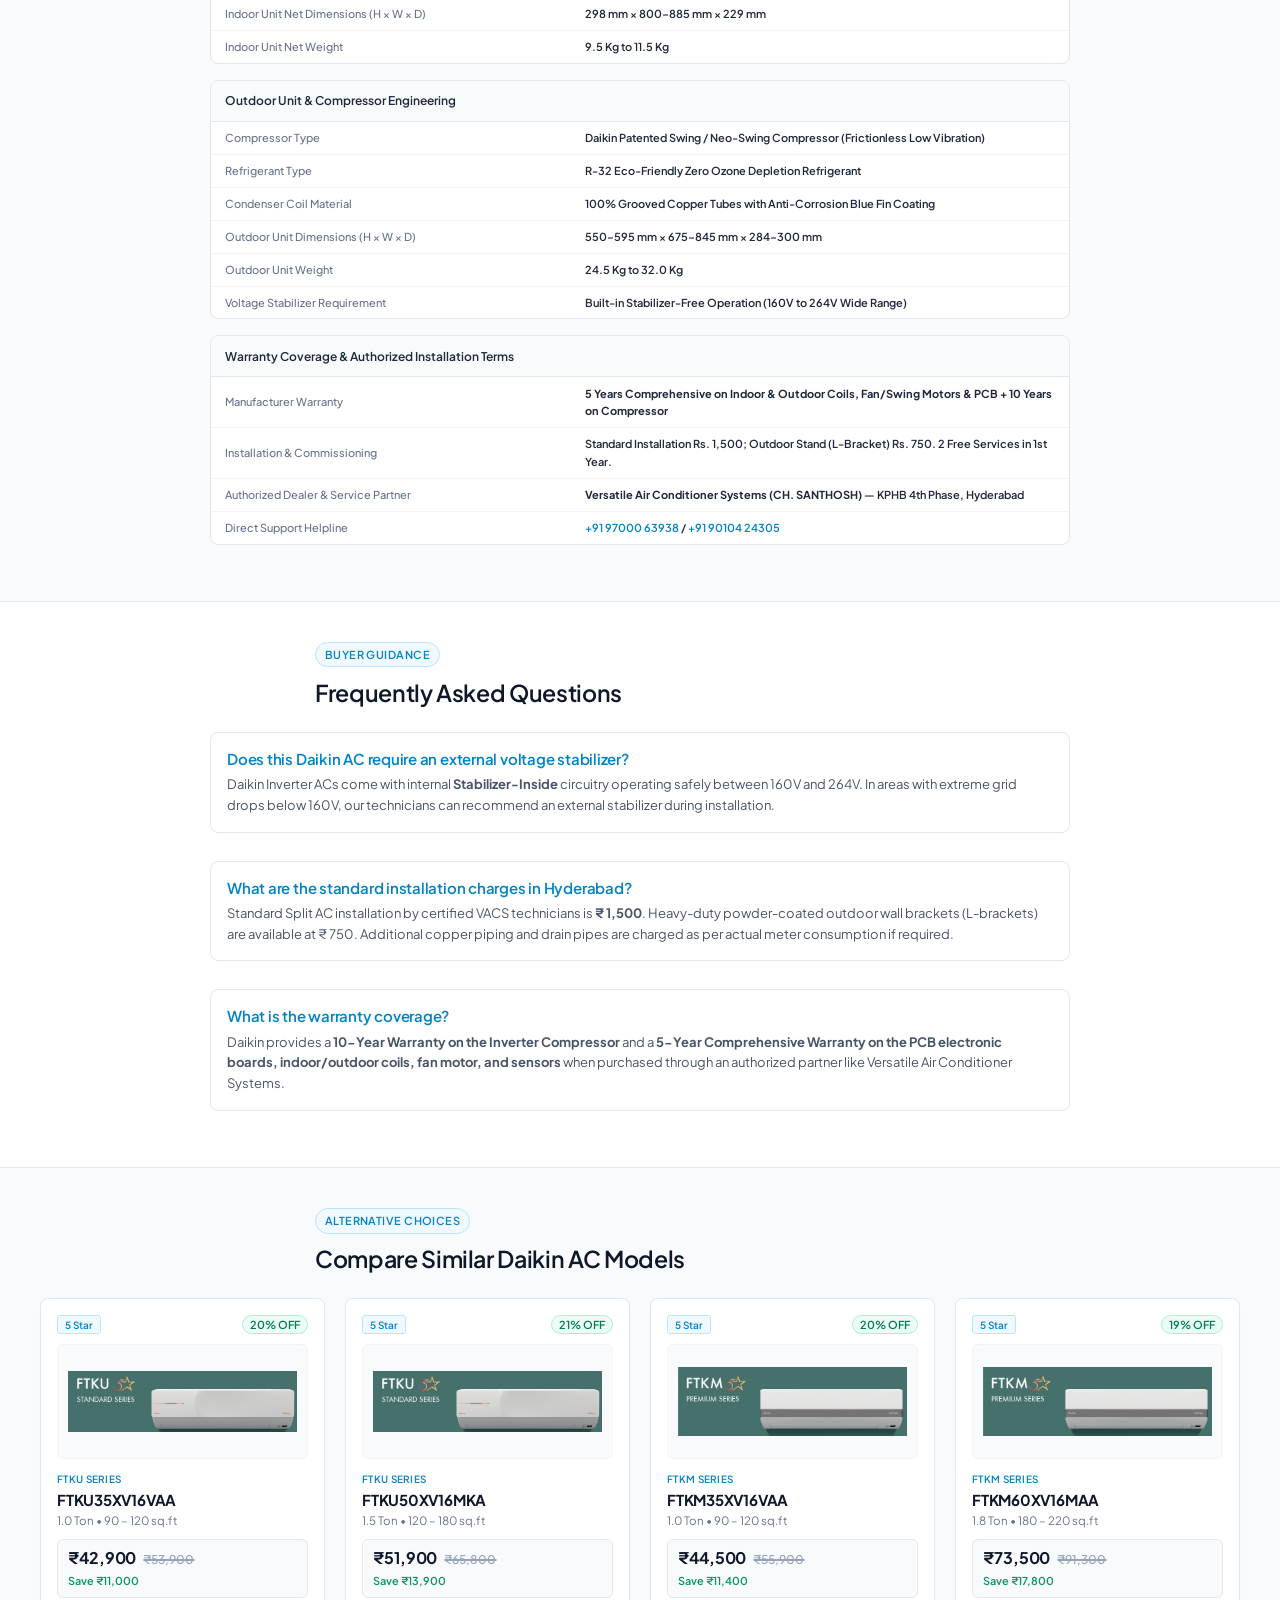
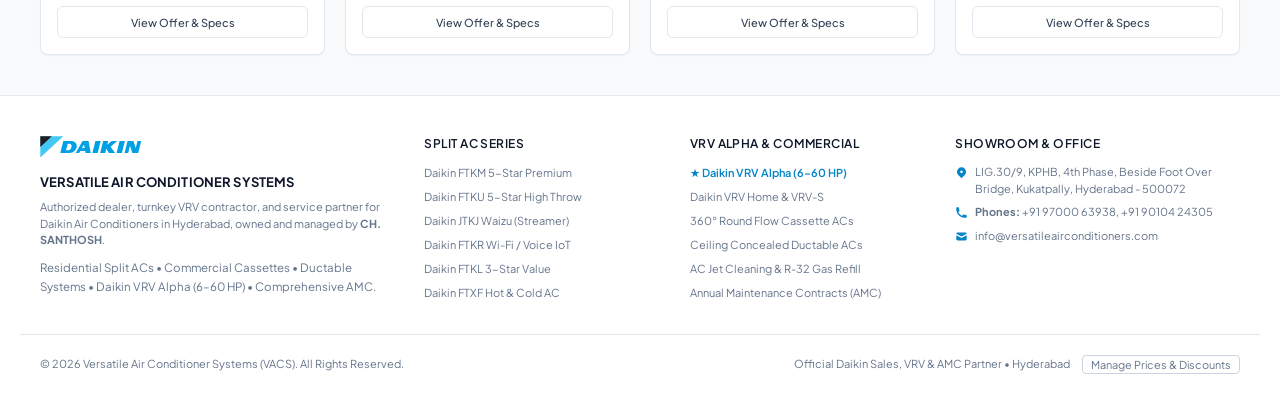
<file: product.html>
<!DOCTYPE html>
<html lang="en">
<head>
  <meta charset="UTF-8">
  <meta name="viewport" content="width=device-width, initial-scale=1.0">
  <title>Daikin AC Model Specifications, ISEER & Showroom Offer Price in Hyderabad | VACS</title>
  <meta name="description" content="View full technical specifications, discounted showroom price vs MRP, ISEER rating, annual power consumption, copper condenser warranty, and same-day delivery in Hyderabad at Versatile Air Conditioner Systems.">

  <!-- Open Graph / WhatsApp / Facebook / LinkedIn Link Preview (Placed at top of <head> for WhatsApp crawler) -->
  <meta property="og:type" content="website">
  <meta property="og:site_name" content="Versatile Air Conditioner Systems (Authorized Daikin Showroom)">
  <meta property="og:locale" content="en_IN">
  <meta property="og:url" content="https://versatileairconditioners.com/product">
  <meta property="og:title" content="Daikin AC Technical Specifications & Showroom Offer Price | VACS Hyderabad">
  <meta property="og:description" content="Authorized Daikin AC showroom offer price, ISEER efficiency, 100% copper warranty & same-day installation across Hyderabad.">
  <meta property="og:image" content="https://versatileairconditioners.com/assets/images/vacs-og-share-1200x630.jpg">
  <meta property="og:image:secure_url" content="https://versatileairconditioners.com/assets/images/vacs-og-share-1200x630.jpg">
  <meta property="og:image:type" content="image/jpeg">
  <meta property="og:image:width" content="1200">
  <meta property="og:image:height" content="630">
  <meta property="og:image:alt" content="Daikin AC Technical Specifications & Showroom Offer Price | VACS Hyderabad">

  <!-- Twitter / X Large Image Card -->
  <meta name="twitter:card" content="summary_large_image">
  <meta name="twitter:title" content="Daikin AC Technical Specifications & Showroom Offer Price | VACS Hyderabad">
  <meta name="twitter:description" content="Authorized Daikin AC showroom offer price, ISEER efficiency, 100% copper warranty & same-day installation across Hyderabad.">
  <meta name="twitter:image" content="https://versatileairconditioners.com/assets/images/vacs-og-share-1200x630.jpg">
  <meta name="twitter:image:alt" content="Daikin AC Technical Specifications & Showroom Offer Price | VACS Hyderabad">

  <!-- Schema.org Microdata / Legacy Link Preview Fallbacks -->
  <meta itemprop="name" content="Daikin AC Technical Specifications & Showroom Offer Price | VACS Hyderabad">
  <meta itemprop="description" content="Authorized Daikin AC showroom offer price, ISEER efficiency, 100% copper warranty & same-day installation across Hyderabad.">
  <meta itemprop="image" content="https://versatileairconditioners.com/assets/images/vacs-og-share-1200x630.jpg">
  <link rel="image_src" href="https://versatileairconditioners.com/assets/images/vacs-og-share-1200x630.jpg">

  <!-- Search Engine & Local Hyderabad Geo-Targeting Meta -->
  <meta name="keywords" content="Daikin AC Specifications Hyderabad, Daikin AC Showroom Offer Price, Daikin FTKM50XV16MKA, Daikin FTKL50UV16VA, Daikin JTKJ50UV16VA, Buy Daikin AC Kukatpally Hyderabad">
  <meta name="author" content="Versatile Air Conditioner Systems (CH. Santhosh)">
  <meta name="robots" content="index, follow, max-image-preview:large, max-snippet:-1, max-video-preview:-1">
  <meta name="googlebot" content="index, follow, max-image-preview:large, max-snippet:-1, max-video-preview:-1">
  <meta name="geo.region" content="IN-TG">
  <meta name="geo.placename" content="Kukatpally, Hyderabad, Telangana">
  <meta name="geo.position" content="17.4939;78.3970">
  <meta name="ICBM" content="17.4939, 78.3970">
  <meta name="theme-color" content="#0284c7">
  <meta name="format-detection" content="telephone=yes">

  <!-- Canonical & Google Search Compliant 1:1 Square Favicons -->
  <link rel="canonical" href="https://versatileairconditioners.com/product">
  <link rel="icon" type="image/png" sizes="48x48" href="assets/images/favicon-48.png">
  <link rel="icon" type="image/png" sizes="192x192" href="assets/images/favicon-192.png">
  <link rel="apple-touch-icon" sizes="180x180" href="assets/images/apple-touch-icon.png">
  <link rel="icon" type="image/svg+xml" href="assets/images/daikin-logo.svg">
  <link rel="manifest" href="site.webmanifest">

  <!-- Performance Preconnect & Stylesheet -->
  <link rel="preconnect" href="https://fonts.googleapis.com">
  <link rel="preconnect" href="https://fonts.gstatic.com" crossorigin>
  <link rel="stylesheet" href="css/style.css?v=2.2">

  <!-- Structured Data (Schema.org JSON-LD for Google Rich Results & Local Pack) -->
  <script type="application/ld+json">
{
  "@context": "https://schema.org",
  "@graph": [
    {
      "@type": [
        "HVACBusiness",
        "Store",
        "HomeAndConstructionBusiness"
      ],
      "@id": "https://versatileairconditioners.com/#organization",
      "name": "Versatile Air Conditioner Systems",
      "alternateName": [
        "VACS Daikin Showroom Hyderabad",
        "Work Daikin Airconditioning VERSATILE AIR CONDITIONER SYSTEMS"
      ],
      "description": "Authorized Daikin Air Conditioners Showroom, Turnkey VRV Alpha Contractor, and Certified AC Service & AMC Partner in Kukatpally, Hyderabad led by CH. Santhosh.",
      "url": "https://versatileairconditioners.com/",
      "logo": "https://versatileairconditioners.com/assets/images/favicon-192.png",
      "image": "https://versatileairconditioners.com/assets/images/vacs-og-share-1200x630.jpg",
      "telephone": "+919700063938",
      "contactPoint": [
        {
          "@type": "ContactPoint",
          "telephone": "+91-9700063938",
          "contactType": "sales",
          "areaServed": "IN-TG",
          "availableLanguage": [
            "en",
            "te",
            "hi"
          ]
        },
        {
          "@type": "ContactPoint",
          "telephone": "+91-9010424305",
          "contactType": "customer service",
          "areaServed": "IN-TG",
          "availableLanguage": [
            "en",
            "te",
            "hi"
          ]
        }
      ],
      "email": "info@versatileairconditioners.com",
      "founder": {
        "@type": "Person",
        "name": "CH. SANTHOSH",
        "jobTitle": "Proprietor & Lead HVAC Engineer"
      },
      "priceRange": "₹23,500 - ₹3,25,000",
      "currenciesAccepted": "INR",
      "paymentAccepted": "Cash, UPI, Credit Card, Debit Card, Bajaj Finserv No-Cost EMI, Bank Transfer",
      "hasMap": "https://maps.app.goo.gl/npbQBWoZHJJzq378A?g_st=awb",
      "sameAs": [
        "https://maps.app.goo.gl/npbQBWoZHJJzq378A?g_st=awb"
      ],
      "address": {
        "@type": "PostalAddress",
        "streetAddress": "LIG.30/9, Service Rd, Beside Foot Over Bridge, KPHB 4th Phase, Kukatpally",
        "addressLocality": "Hyderabad",
        "addressRegion": "Telangana",
        "postalCode": "500072",
        "addressCountry": "IN"
      },
      "geo": {
        "@type": "GeoCoordinates",
        "latitude": 17.4939,
        "longitude": 78.397
      },
      "areaServed": [
        {
          "@type": "City",
          "name": "Hyderabad"
        },
        {
          "@type": "City",
          "name": "Kukatpally"
        },
        {
          "@type": "City",
          "name": "KPHB Colony"
        },
        {
          "@type": "City",
          "name": "Miyapur"
        },
        {
          "@type": "City",
          "name": "Madhapur"
        },
        {
          "@type": "City",
          "name": "Hitech City"
        },
        {
          "@type": "City",
          "name": "Gachibowli"
        },
        {
          "@type": "City",
          "name": "Kondapur"
        },
        {
          "@type": "City",
          "name": "Jubilee Hills"
        },
        {
          "@type": "City",
          "name": "Banjara Hills"
        },
        {
          "@type": "City",
          "name": "Nizampet"
        },
        {
          "@type": "City",
          "name": "Bachupally"
        },
        {
          "@type": "City",
          "name": "Chandanagar"
        },
        {
          "@type": "City",
          "name": "Pragathi Nagar"
        },
        {
          "@type": "City",
          "name": "Moosapet"
        },
        {
          "@type": "City",
          "name": "Balanagar"
        },
        {
          "@type": "City",
          "name": "Ameerpet"
        },
        {
          "@type": "City",
          "name": "Begumpet"
        },
        {
          "@type": "City",
          "name": "Secunderabad"
        },
        {
          "@type": "City",
          "name": "Kompally"
        },
        {
          "@type": "City",
          "name": "Manikonda"
        },
        {
          "@type": "City",
          "name": "Kokapet"
        },
        {
          "@type": "City",
          "name": "Financial District"
        },
        {
          "@type": "City",
          "name": "Narsingi"
        },
        {
          "@type": "City",
          "name": "Tellapur"
        }
      ],
      "openingHoursSpecification": {
        "@type": "OpeningHoursSpecification",
        "dayOfWeek": [
          "Monday",
          "Tuesday",
          "Wednesday",
          "Thursday",
          "Friday",
          "Saturday",
          "Sunday"
        ],
        "opens": "09:30",
        "closes": "21:00"
      },
      "brand": {
        "@type": "Brand",
        "name": "Daikin"
      },
      "makesOffer": {
        "@type": "AggregateOffer",
        "priceCurrency": "INR",
        "lowPrice": "23500",
        "highPrice": "325000",
        "offerCount": "47"
      }
    }
  ]
}
  </script>
</head>
<body>

    <!-- Topbar -->
  <div class="site-topbar">
    <div class="container topbar-content">
      <div class="topbar-left">
        <span class="topbar-item">
          <svg fill="currentColor" viewBox="0 0 20 20"><path d="M5.05 4.05a7 7 0 119.9 9.9L10 18.9l-4.95-4.95a7 7 0 010-9.9zM10 11a2 2 0 100-4 2 2 0 000 4z"/></svg>
          <span>LIG.30/9, KPHB 4th Phase, Beside Foot Over Bridge, Kukatpally, Hyderabad - 500072</span>
        </span>
      </div>
      <div class="topbar-right">
        <span class="topbar-item">
          <svg fill="currentColor" viewBox="0 0 20 20"><path d="M2 3a1 1 0 011-1h2.153a1 1 0 01.986.836l.74 4.435a1 1 0 01-.54 1.06l-1.548.773a11.037 11.037 0 006.105 6.105l.774-1.548a1 1 0 011.059-.54l4.435.74a1 1 0 01.836.986V17a1 1 0 01-1 1h-2C7.82 18 2 12.18 2 5V3z"/></svg>
          <a href="tel:+919700063938">+91 97000 63938</a>
          <span class="topbar-sep">•</span>
          <a href="tel:+919010424305">+91 90104 24305</a>
        </span>
        <span class="topbar-item topbar-email">
          <svg fill="currentColor" viewBox="0 0 20 20"><path d="M2.003 5.884L10 9.882l7.997-3.998A2 2 0 0016 4H4a2 2 0 00-1.997 1.884z"/><path d="M18 8.118l-8 4-8-4V14a2 2 0 002 2h12a2 2 0 002-2V8.118z"/></svg>
          <a href="mailto:info@versatileairconditioners.com">info@versatileairconditioners.com</a>
        </span>
      </div>
    </div>
  </div>

  <!-- Header -->
  <header class="site-header">
    <div class="container header-content">
      <!-- Brand Lockup -->
      <a href="/" class="brand-lockup">
        <svg viewBox="0 0 300 65" class="daikin-official-logo" aria-label="DAIKIN" role="img">
          <g transform="translate(-393.36411,-761.77017)">
            <g transform="matrix(1.812145,0,0,-1.812145,462.23619,762.77017)">
              <path fill="#44c8f5" d="m 0,0 -37.453,0 0,-34.554 L 0,0" />
            </g>
            <g transform="matrix(1.812145,0,0,-1.812145,428.29471,762.77017)">
              <path fill="#231f20" d="m 0,0 -18.724,0 0,-17.285 L 0,0" />
            </g>
            <g transform="matrix(1.812145,0,0,-1.812145,557.00956,776.36126)">
              <path fill="#00a0e4" d="m 0,0 -4.889,-19.547 8.638,0 L 8.634,0 0,0" />
            </g>
            <g transform="matrix(1.812145,0,0,-1.812145,521.25957,796.89105)">
              <path fill="#00a0e4" d="M 0,0 -1.981,0 1.213,5.639 2.249,0 0,0 Z m -1.229,11.331 -11.109,-19.546 5.713,0 1.844,3.258 7.931,0 0.591,-3.258 8.432,0 -3.584,19.546 -9.818,0" />
            </g>
            <g transform="matrix(1.812145,0,0,-1.812145,628.49506,776.36126)">
              <path fill="#00a0e4" d="m 0,0 -4.876,-19.547 8.636,0 L 8.637,0 0,0" />
            </g>
            <g transform="matrix(1.812145,0,0,-1.812145,621.50018,776.36126)">
              <path fill="#00a0e4" d="m 0,0 -8.851,0 -7.409,-6.394 1.617,6.394 -8.279,0 -4.876,-19.547 8.253,0 1.686,6.748 4.413,-6.748 9.99,0 L -10.855,-9.31 0,0" />
            </g>
            <g transform="matrix(1.812145,0,0,-1.812145,486.6186,792.45854)">
              <path fill="#00a0e4" d="m 0,0 c 0,0 -0.561,-6.349 -5.971,-6.349 l -3.061,0 2.696,10.543 2.778,0 C -2.564,4.188 0.313,3.93 0,0 Z m -0.438,8.874 -2.234,0.007 -10.808,0 -4.876,-19.539 10.732,0 4.246,-0.006 c 5.978,0 11.861,4.45 11.861,11.266 0,8.02 -8.921,8.272 -8.921,8.272" />
            </g>
            <g transform="matrix(1.812145,0,0,-1.812145,681.52929,776.35582)">
              <path fill="#00a0e4" d="M 0,0 -2.881,-11.51 -6.719,0 l -9.606,0 -4.88,-19.55 5.973,0 2.909,11.611 3.85,-11.611 9.565,0 L 5.979,0 0,0" />
            </g>
          </g>
        </svg>
        <div class="brand-divider"></div>
        <div class="brand-text-group">
          <span class="brand-title">VERSATILE AIR CONDITIONER SYSTEMS</span>
          <span class="brand-subtitle">Sales, Services &amp; AMC • Authorized Partner • Hyderabad</span>
        </div>
      </a>

      <!-- Desktop Navigation -->
      <nav class="main-nav">
        <a href="/" class="nav-link">Home</a>
        <div class="nav-dropdown">
          <a href="products?category=Split%20AC" class="nav-link">
            <span>Split ACs</span>
            <svg class="chevron" fill="none" stroke="currentColor" viewBox="0 0 24 24"><path stroke-linecap="round" stroke-linejoin="round" stroke-width="2.5" d="M19 9l-7 7-7-7"/></svg>
          </a>
          <div class="dropdown-menu">
            <span class="dropdown-header">Inverter Technologies</span>
            <a href="products?category=Split%20AC&amp;star=5%20Star" class="dropdown-item">5 Star Inverter (FTKM, FTKU, JTKJ)</a>
            <a href="products?category=Split%20AC&amp;star=4%20Star" class="dropdown-item">4 Star Inverter (FTXF Hot &amp; Cold)</a>
            <a href="products?category=Split%20AC&amp;star=3%20Star" class="dropdown-item">3 Star Inverter (FTKL, FTKC, FTKN)</a>
            <a href="products?category=Split%20AC&amp;star=2%20Star" class="dropdown-item">Non-Inverter Fixed Speed (FTQ, FTL)</a>
          </div>
        </div>
        <div class="nav-dropdown">
          <a href="vrv" class="nav-link">
            <span>VRV &amp; Commercial</span>
            <svg class="chevron" fill="none" stroke="currentColor" viewBox="0 0 24 24"><path stroke-linecap="round" stroke-linejoin="round" stroke-width="2.5" d="M19 9l-7 7-7-7"/></svg>
          </a>
          <div class="dropdown-menu">
            <span class="dropdown-header">Centralized &amp; Commercial HVAC</span>
            <a href="vrv" class="dropdown-item" style="font-weight: 600; color: #0284c7;">★ Daikin VRV Alpha &amp; VRV Projects</a>
            <a href="products?category=VRV%20Systems" class="dropdown-item">VRV Home &amp; VRV-S Multi-Split</a>
            <a href="products?category=Cassette%20AC" class="dropdown-item">Cassette ACs (1-Way &amp; 4-Way)</a>
            <a href="products?category=Ductable%20AC" class="dropdown-item">Ductable Package Systems</a>
            <a href="products?category=Air%20Purifiers" class="dropdown-item">Daikin Streamer Air Purifiers</a>
          </div>
        </div>
        <a href="products" class="nav-link active">Catalog</a>
        <a href="services" class="nav-link">Services</a>
        <a href="amc" class="nav-link">AMC Plans</a>
        <a href="about" class="nav-link">About</a>
        <a href="contact" class="nav-link">Contact</a>
      </nav>

      <!-- Actions -->
      <div class="header-actions">
        <button class="mobile-menu-btn" aria-label="Toggle navigation">
          <svg style="width: 20px; height: 20px;" fill="none" stroke="currentColor" viewBox="0 0 24 24"><path stroke-linecap="round" stroke-linejoin="round" stroke-width="2" d="M4 5h16M4 9.5h16M4 14h16M4 18.5h16"></path></svg>
        </button>
      </div>
    </div>
  </header>

  <!-- Product Breadcrumb & Overview -->
  <div style="background-color: #ffffff; border-bottom: 1px solid var(--color-slate-200); padding: 1.5rem 0;">
    <div class="container">
      <div id="productBreadcrumb" style="font-size: 0.75rem; color: #64748b; margin-bottom: 1rem;">
        <!-- Injected dynamically -->
      </div>

      <div class="product-detail-grid">
        <!-- Left: Image Presentation Card -->
        <div class="hero-card" style="padding: 2rem; text-align: center;">
          <img id="productImg" src="assets/images/FTKM_Series.jpg" alt="Daikin AC" style="max-height: 240px; margin: 0 auto 1.5rem; object-fit: contain;">
          <div style="display: flex; justify-content: center; gap: 0.5rem;">
            <button id="productPdfBtn" class="btn btn-outline btn-sm">
              <svg style="width: 14px; height: 14px;" fill="none" stroke="currentColor" viewBox="0 0 24 24"><path stroke-linecap="round" stroke-linejoin="round" stroke-width="2" d="M12 10v6m0 0l-3-3m3 3l3-3m2 8H7a2 2 0 01-2-2V5a2 2 0 012-2h5.586a1 1 0 01.707.293l5.414 5.414a1 1 0 01.293.707V19a2 2 0 01-2 2z"/></svg>
              <span>Download Technical PDF</span>
            </button>
          </div>
        </div>

        <!-- Right: Specs & Lead Capture -->
        <div>
          <div style="display: flex; gap: 0.5rem; align-items: center; flex-wrap: wrap; margin-bottom: 0.5rem;">
            <span id="productSeries" class="product-series">FTKM Series</span>
            <span id="productStarBadge" class="badge badge-inverter">5 Star Inverter</span>
            <span id="productRoomBadge" class="badge badge-mrp" style="background: #f0f9ff; color: #0369a1; border-color: #bae6fd;">Ideal Room: 120 – 180 sq.ft</span>
          </div>
          <h1 id="productTitle" style="font-size: 1.45rem; margin-bottom: 0.85rem;">Daikin FTKM50XV16MKA 1.5 Ton 5 Star Split AC</h1>

          <!-- Dynamic E-Cart Price Block (Crossed-out MRP, Offer Price, Discount %, EMI & Exchange) -->
          <div id="productPriceBox" style="background-color: var(--color-slate-50); border: 1px solid var(--color-slate-200); border-radius: var(--radius-md); padding: 1rem 1.1rem; margin-bottom: 1rem;">
            <!-- Populated dynamically by js/product-detail.js + data/pricing-config.js -->
          </div>

          <!-- Hyderabad Pincode / Area Delivery & Installation Checker -->
          <div class="delivery-checker-box">
            <div style="font-size: 0.75rem; font-weight: 600; color: #0f172a; display: flex; justify-content: space-between; align-items: center;">
              <span>📍 Check Same-Day Delivery &amp; Authorized Installation in Hyderabad</span>
              <span style="color: #0284c7; font-size: 0.68rem;">Free Site Survey Available</span>
            </div>
            <div class="delivery-input-group">
              <input type="text" id="pincodeInput" class="form-control" placeholder="Enter Pincode (e.g. 500072) or Area (Kukatpally, Madhapur)" value="500072" style="padding: 0.35rem 0.65rem; font-size: 0.78rem;">
              <button type="button" id="checkPincodeBtn" class="btn btn-outline btn-sm" style="white-space: nowrap;">Check Availability</button>
            </div>
            <div id="pincodeResultText" style="font-size: 0.72rem; margin-top: 0.35rem; color: #059669; font-weight: 500;">
              ✓ Express Same-Day Delivery &amp; Authorized Daikin Installation available in Kukatpally (500072)!
            </div>
          </div>

          <!-- Highlights Checklist -->
          <h4 style="font-size: 0.875rem; margin-bottom: 0.5rem;">Key Engineering Highlights</h4>
          <ul id="productHighlightsList" style="list-style: none; margin-bottom: 1.35rem;">
            <!-- Injected by JS -->
          </ul>

          <!-- Call to Action Buttons -->
          <div style="display: flex; gap: 0.65rem; flex-wrap: wrap;">
            <button id="productWaQuoteBtn" class="btn btn-whatsapp" style="padding: 0.65rem 1.25rem; height: 40px;">
              <svg fill="currentColor" viewBox="0 0 24 24" style="width: 16px; height: 16px;"><path d="M12.031 6.172c-3.181 0-5.767 2.586-5.768 5.766-.001 1.298.38 2.27 1.019 3.287l-.582 2.128 2.182-.573c.978.58 1.911.928 3.145.929 3.178 0 5.767-2.587 5.768-5.766.001-3.187-2.575-5.77-5.764-5.771zm3.392 8.244c-.144.405-.837.774-1.17.824-.312.045-.634.075-1.802-.413-1.424-.595-2.348-2.029-2.42-2.123-.072-.095-.572-.76-.572-1.448s.361-1.026.49-1.168c.129-.142.28-.179.375-.179.094 0 .189.001.272.006.088.006.205-.034.321.246.12.29.414 1.008.45 1.082.036.074.06.16.012.256-.048.096-.073.156-.145.241-.072.085-.153.19-.219.255-.073.072-.149.15-.064.296.085.145.378.625.811 1.011.558.497 1.029.65 1.174.722.146.072.23.06.315-.037.085-.096.363-.423.46-.568.097-.145.193-.12.325-.072.133.048.841.396.986.469.145.072.241.108.277.169.036.06.036.353-.108.758z"/></svg>
              <span>Lock This Deal on WhatsApp</span>
            </button>
            <a href="tel:+919700063938" class="btn btn-outline" style="padding: 0.6rem 1.1rem;">
              <svg style="width: 14px; height: 14px;" fill="none" stroke="currentColor" viewBox="0 0 24 24"><path stroke-linecap="round" stroke-linejoin="round" stroke-width="2" d="M3 5a2 2 0 012-2h3.28a1 1 0 01.948.684l1.498 4.493a1 1 0 01-.502 1.21l-2.257 1.13a11.042 11.042 0 005.516 5.516l1.13-2.257a1 1 0 011.21-.502l4.493 1.498a1 1 0 01.684.949V19a2 2 0 01-2 2h-1C9.716 21 3 14.284 3 6V5z"/></svg>
              <span>Call +91 97000 63938</span>
            </a>
            <a href="/#acBuyerCalculators" class="btn btn-outline" style="padding: 0.6rem 1rem;">
              <span>Calculate EMI &amp; Power Bill</span>
            </a>
          </div>
        </div>
      </div>
    </div>
  </div>

  <!-- Detailed Specifications Tables -->
  <section class="section">
    <div class="container" style="max-width: 900px;">
      <div class="section-header" style="text-align: left; margin-bottom: 1.5rem;">
        <span class="section-label">Technical Parameters</span>
        <h2>Full Manufacturer Specification Sheet</h2>
        <p>Verified technical engineering specifications matching Daikin India standard factory tests.</p>
      </div>

      <div id="specTablesContainer">
        <!-- 4-tier specification tables injected by js/product-detail.js -->
      </div>
    </div>
  </section>

  <!-- Model FAQs -->
  <section class="section section-alt">
    <div class="container" style="max-width: 900px;">
      <div class="section-header" style="text-align: left; margin-bottom: 1.5rem;">
        <span class="section-label">Buyer Guidance</span>
        <h2>Frequently Asked Questions</h2>
      </div>

      <div style="display: flex; flex-direction: column; gap: 0.75rem;">
        <div class="spec-section-card" style="padding: 1rem;">
          <h4 style="font-size: 0.9375rem; margin-bottom: 0.35rem; color: #0284c7;">Does this Daikin AC require an external voltage stabilizer?</h4>
          <p style="font-size: 0.8125rem; color: #475569;">
            Daikin Inverter ACs come with internal <strong>Stabilizer-Inside</strong> circuitry operating safely between 160V and 264V. In areas with extreme grid drops below 160V, our technicians can recommend an external stabilizer during installation.
          </p>
        </div>

        <div class="spec-section-card" style="padding: 1rem;">
          <h4 style="font-size: 0.9375rem; margin-bottom: 0.35rem; color: #0284c7;">What are the standard installation charges in Hyderabad?</h4>
          <p style="font-size: 0.8125rem; color: #475569;">
            Standard Split AC installation by certified VACS technicians is <strong>₹ 1,500</strong>. Heavy-duty powder-coated outdoor wall brackets (L-brackets) are available at ₹ 750. Additional copper piping and drain pipes are charged as per actual meter consumption if required.
          </p>
        </div>

        <div class="spec-section-card" style="padding: 1rem;">
          <h4 style="font-size: 0.9375rem; margin-bottom: 0.35rem; color: #0284c7;">What is the warranty coverage?</h4>
          <p style="font-size: 0.8125rem; color: #475569;">
            Daikin provides a <strong>10-Year Warranty on the Inverter Compressor</strong> and a <strong>5-Year Comprehensive Warranty on the PCB electronic boards, indoor/outdoor coils, fan motor, and sensors</strong> when purchased through an authorized partner like Versatile Air Conditioner Systems.
          </p>
        </div>
      </div>
    </div>
  </section>

  <!-- Related Models -->
  <section class="section">
    <div class="container">
      <div class="section-header" style="text-align: left; margin-bottom: 1.5rem;">
        <span class="section-label">Alternative Choices</span>
        <h2>Compare Similar Daikin AC Models</h2>
      </div>

      <div id="relatedProductsGrid" class="product-grid">
        <!-- Injected by js/product-detail.js -->
      </div>
    </div>
  </section>

  <!-- Footer -->
    <footer class="site-footer">
    <div class="container footer-grid">
      <div class="footer-col">
        <div style="margin-bottom: 0.85rem;">
          <svg viewBox="0 0 300 65" style="height: 22px; width: auto; display: block;" aria-label="DAIKIN" role="img">
            <g transform="translate(-393.36411,-761.77017)">
              <g transform="matrix(1.812145,0,0,-1.812145,462.23619,762.77017)">
                <path fill="#44c8f5" d="m 0,0 -37.453,0 0,-34.554 L 0,0" />
              </g>
              <g transform="matrix(1.812145,0,0,-1.812145,428.29471,762.77017)">
                <path fill="#231f20" d="m 0,0 -18.724,0 0,-17.285 L 0,0" />
              </g>
              <g transform="matrix(1.812145,0,0,-1.812145,557.00956,776.36126)">
                <path fill="#00a0e4" d="m 0,0 -4.889,-19.547 8.638,0 L 8.634,0 0,0" />
              </g>
              <g transform="matrix(1.812145,0,0,-1.812145,521.25957,796.89105)">
                <path fill="#00a0e4" d="M 0,0 -1.981,0 1.213,5.639 2.249,0 0,0 Z m -1.229,11.331 -11.109,-19.546 5.713,0 1.844,3.258 7.931,0 0.591,-3.258 8.432,0 -3.584,19.546 -9.818,0" />
              </g>
              <g transform="matrix(1.812145,0,0,-1.812145,628.49506,776.36126)">
                <path fill="#00a0e4" d="m 0,0 -4.876,-19.547 8.636,0 L 8.637,0 0,0" />
              </g>
              <g transform="matrix(1.812145,0,0,-1.812145,621.50018,776.36126)">
                <path fill="#00a0e4" d="m 0,0 -8.851,0 -7.409,-6.394 1.617,6.394 -8.279,0 -4.876,-19.547 8.253,0 1.686,6.748 4.413,-6.748 9.99,0 L -10.855,-9.31 0,0" />
              </g>
              <g transform="matrix(1.812145,0,0,-1.812145,486.6186,792.45854)">
                <path fill="#00a0e4" d="m 0,0 c 0,0 -0.561,-6.349 -5.971,-6.349 l -3.061,0 2.696,10.543 2.778,0 C -2.564,4.188 0.313,3.93 0,0 Z m -0.438,8.874 -2.234,0.007 -10.808,0 -4.876,-19.539 10.732,0 4.246,-0.006 c 5.978,0 11.861,4.45 11.861,11.266 0,8.02 -8.921,8.272 -8.921,8.272" />
              </g>
              <g transform="matrix(1.812145,0,0,-1.812145,681.52929,776.35582)">
                <path fill="#00a0e4" d="M 0,0 -2.881,-11.51 -6.719,0 l -9.606,0 -4.88,-19.55 5.973,0 2.909,11.611 3.85,-11.611 9.565,0 L 5.979,0 0,0" />
              </g>
            </g>
          </svg>
        </div>
        <div style="font-size: 0.8125rem; font-weight: 700; color: #0f172a; margin-bottom: 0.4rem; letter-spacing: 0.01em;">VERSATILE AIR CONDITIONER SYSTEMS</div>
        <p style="margin-bottom: 0.65rem; line-height: 1.5;">
          Authorized dealer, turnkey VRV contractor, and service partner for Daikin Air Conditioners in Hyderabad, owned and managed by <strong>CH. SANTHOSH</strong>.
        </p>
        <p style="font-size: 0.72rem; color: #64748b;">
          Residential Split ACs • Commercial Cassettes • Ductable Systems • Daikin VRV Alpha (6–60 HP) • Comprehensive AMC.
        </p>
      </div>

      <div class="footer-col">
        <h4>Split AC Series</h4>
        <ul class="footer-links">
          <li><a href="products?category=Split%20AC&amp;series=FTKM%20Series">Daikin FTKM 5-Star Premium</a></li>
          <li><a href="products?category=Split%20AC&amp;series=FTKU%20Series">Daikin FTKU 5-Star High Throw</a></li>
          <li><a href="products?category=Split%20AC&amp;series=JTKJ%20Series">Daikin JTKJ Waizu (Streamer)</a></li>
          <li><a href="products?category=Split%20AC&amp;series=FTKR%20Series">Daikin FTKR Wi-Fi / Voice IoT</a></li>
          <li><a href="products?category=Split%20AC&amp;series=FTKL%20Series">Daikin FTKL 3-Star Value</a></li>
          <li><a href="products?category=Split%20AC&amp;series=FTXF%20Series">Daikin FTXF Hot &amp; Cold AC</a></li>
        </ul>
      </div>

      <div class="footer-col">
        <h4>VRV Alpha &amp; Commercial</h4>
        <ul class="footer-links">
          <li><a href="vrv" style="color: #0284c7; font-weight: 600;">★ Daikin VRV Alpha (6–60 HP)</a></li>
          <li><a href="products?category=VRV%20Systems">Daikin VRV Home &amp; VRV-S</a></li>
          <li><a href="products?category=Cassette%20AC">360° Round Flow Cassette ACs</a></li>
          <li><a href="products?category=Ductable%20AC">Ceiling Concealed Ductable ACs</a></li>
          <li><a href="services">AC Jet Cleaning &amp; R-32 Gas Refill</a></li>
          <li><a href="amc">Annual Maintenance Contracts (AMC)</a></li>
        </ul>
      </div>

      <div class="footer-col">
        <h4>Showroom &amp; Office</h4>
        <div class="footer-contact-list">
          <div class="footer-contact-item">
            <svg viewBox="0 0 20 20" fill="currentColor"><path d="M5.05 4.05a7 7 0 119.9 9.9L10 18.9l-4.95-4.95a7 7 0 010-9.9zM10 11a2 2 0 100-4 2 2 0 000 4z"/></svg>
            <span>LIG.30/9, KPHB, 4th Phase, Beside Foot Over Bridge, Kukatpally, Hyderabad - 500072</span>
          </div>
          <div class="footer-contact-item">
            <svg viewBox="0 0 20 20" fill="currentColor"><path d="M2 3a1 1 0 011-1h2.153a1 1 0 01.986.836l.74 4.435a1 1 0 01-.54 1.06l-1.548.773a11.037 11.037 0 006.105 6.105l.774-1.548a1 1 0 011.059-.54l4.435.74a1 1 0 01.836.986V17a1 1 0 01-1 1h-2C7.82 18 2 12.18 2 5V3z"/></svg>
            <span><strong>Phones:</strong> <a href="tel:+919700063938">+91 97000 63938</a>, <a href="tel:+919010424305">+91 90104 24305</a></span>
          </div>
          <div class="footer-contact-item">
            <svg viewBox="0 0 20 20" fill="currentColor"><path d="M2.003 5.884L10 9.882l7.997-3.998A2 2 0 0016 4H4a2 2 0 00-1.997 1.884z"/><path d="M18 8.118l-8 4-8-4V14a2 2 0 002 2h12a2 2 0 002-2V8.118z"/></svg>
            <span><a href="mailto:info@versatileairconditioners.com">info@versatileairconditioners.com</a></span>
          </div>
        </div>
      </div>
    </div>

    <div class="container footer-bottom">
      <div>
        &copy; <span class="current-year"></span> Versatile Air Conditioner Systems (VACS). All Rights Reserved.
      </div>
      <div style="display: flex; align-items: center; justify-content: center; flex-wrap: wrap; gap: 0.75rem;">
        <span>Official Daikin Sales, VRV &amp; AMC Partner • Hyderabad</span>
        <button type="button" onclick="window.openPriceConfigurator && window.openPriceConfigurator()" style="background: none; border: 1px solid #cbd5e1; border-radius: 4px; padding: 2px 8px; font-size: 0.68rem; color: #64748b; cursor: pointer;">Manage Prices &amp; Discounts</button>
      </div>
    </div>
  </footer>

  <!-- Scripts -->
  <script src="data/products-data.js"></script>
  <script src="data/pricing-config.js"></script>
  <script src="js/app.js?v=2.2"></script>
  <script src="js/compare.js?v=2.2"></script>
  <script src="js/product-detail.js?v=2.2"></script>
</body>
</html>
</file>
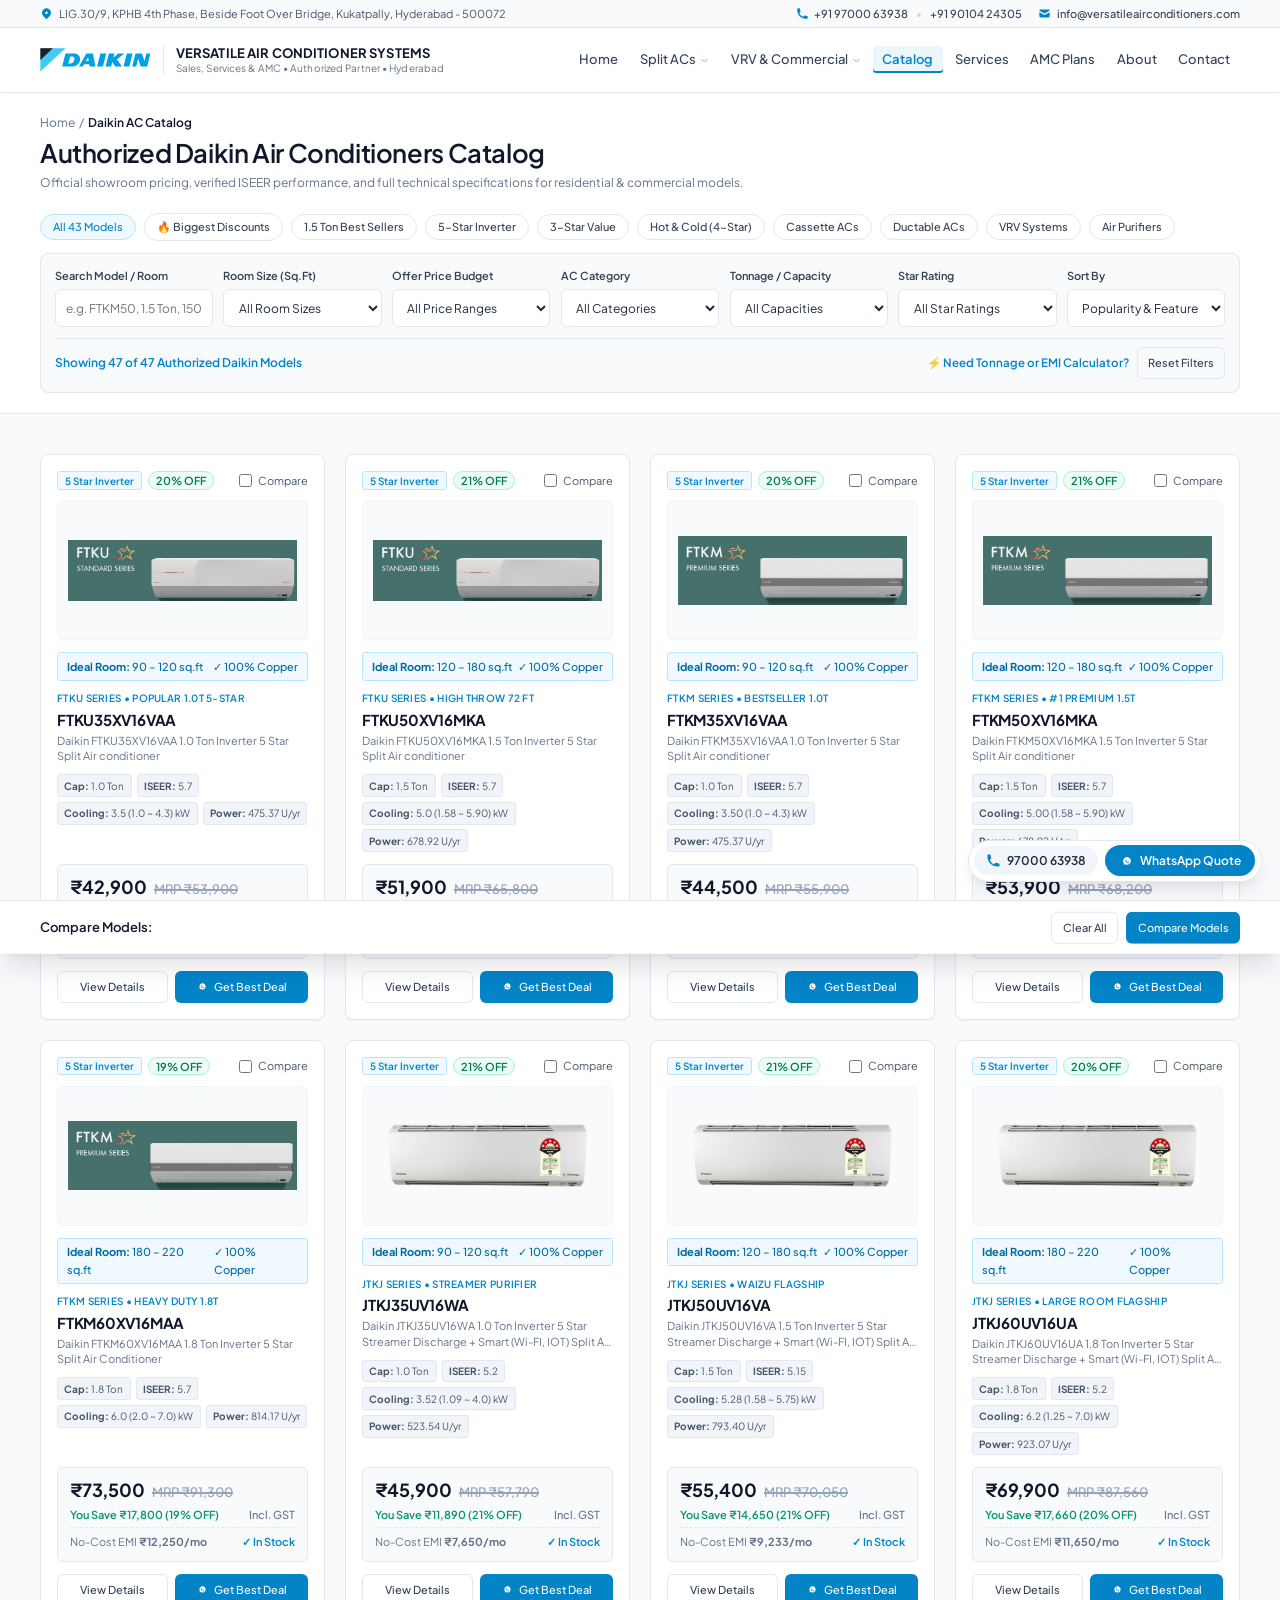
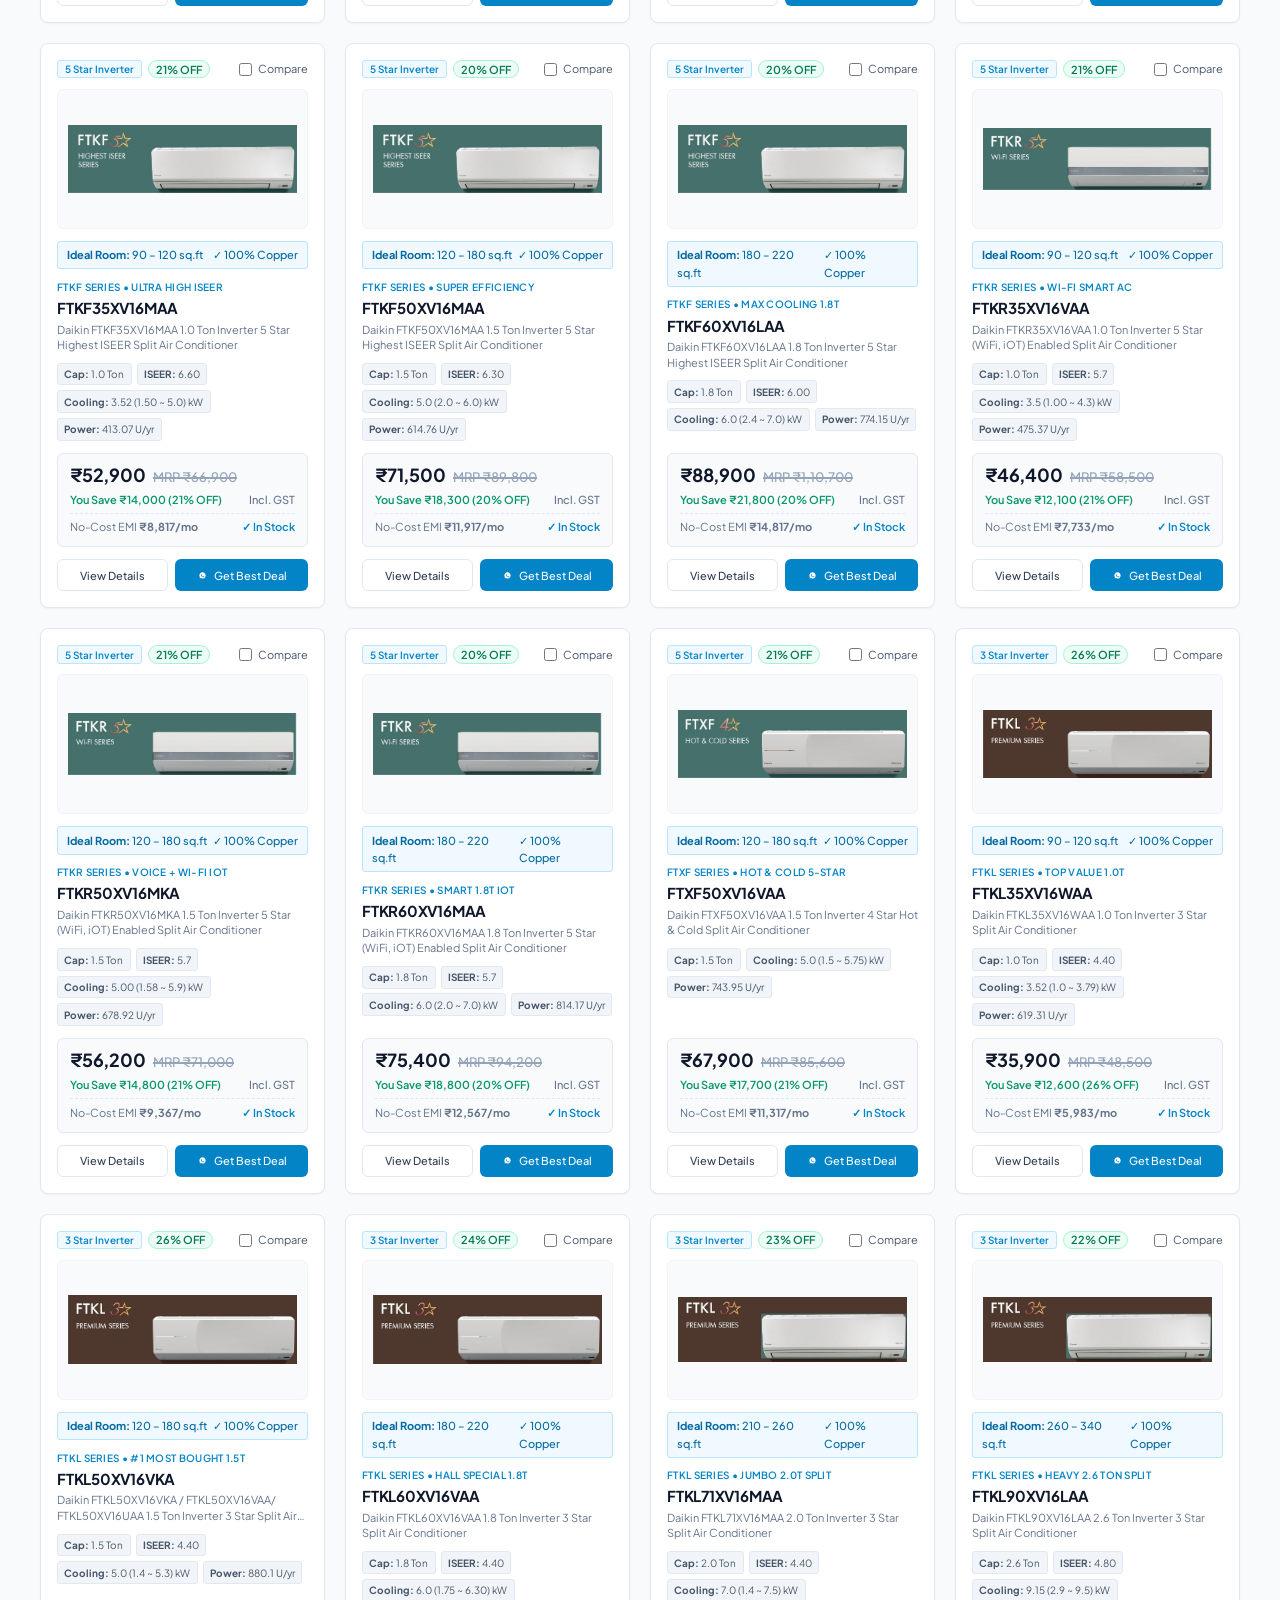
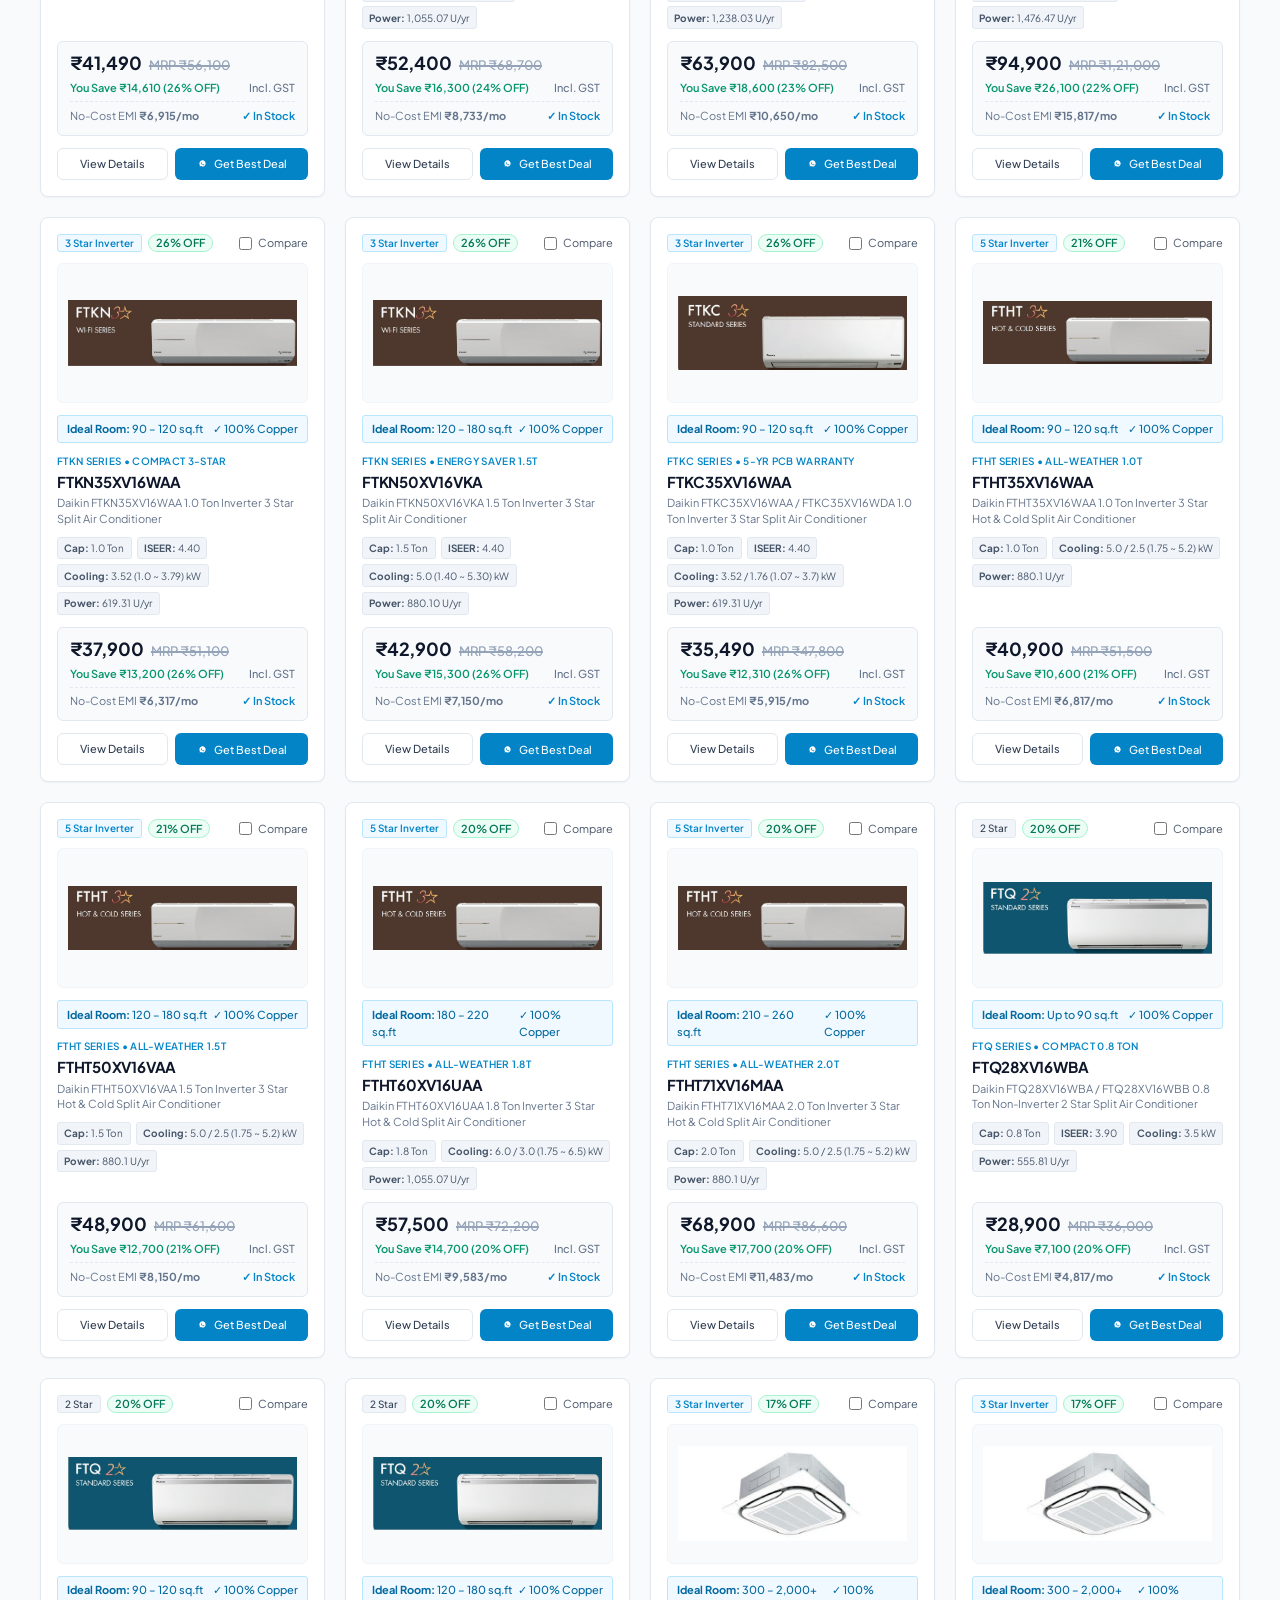
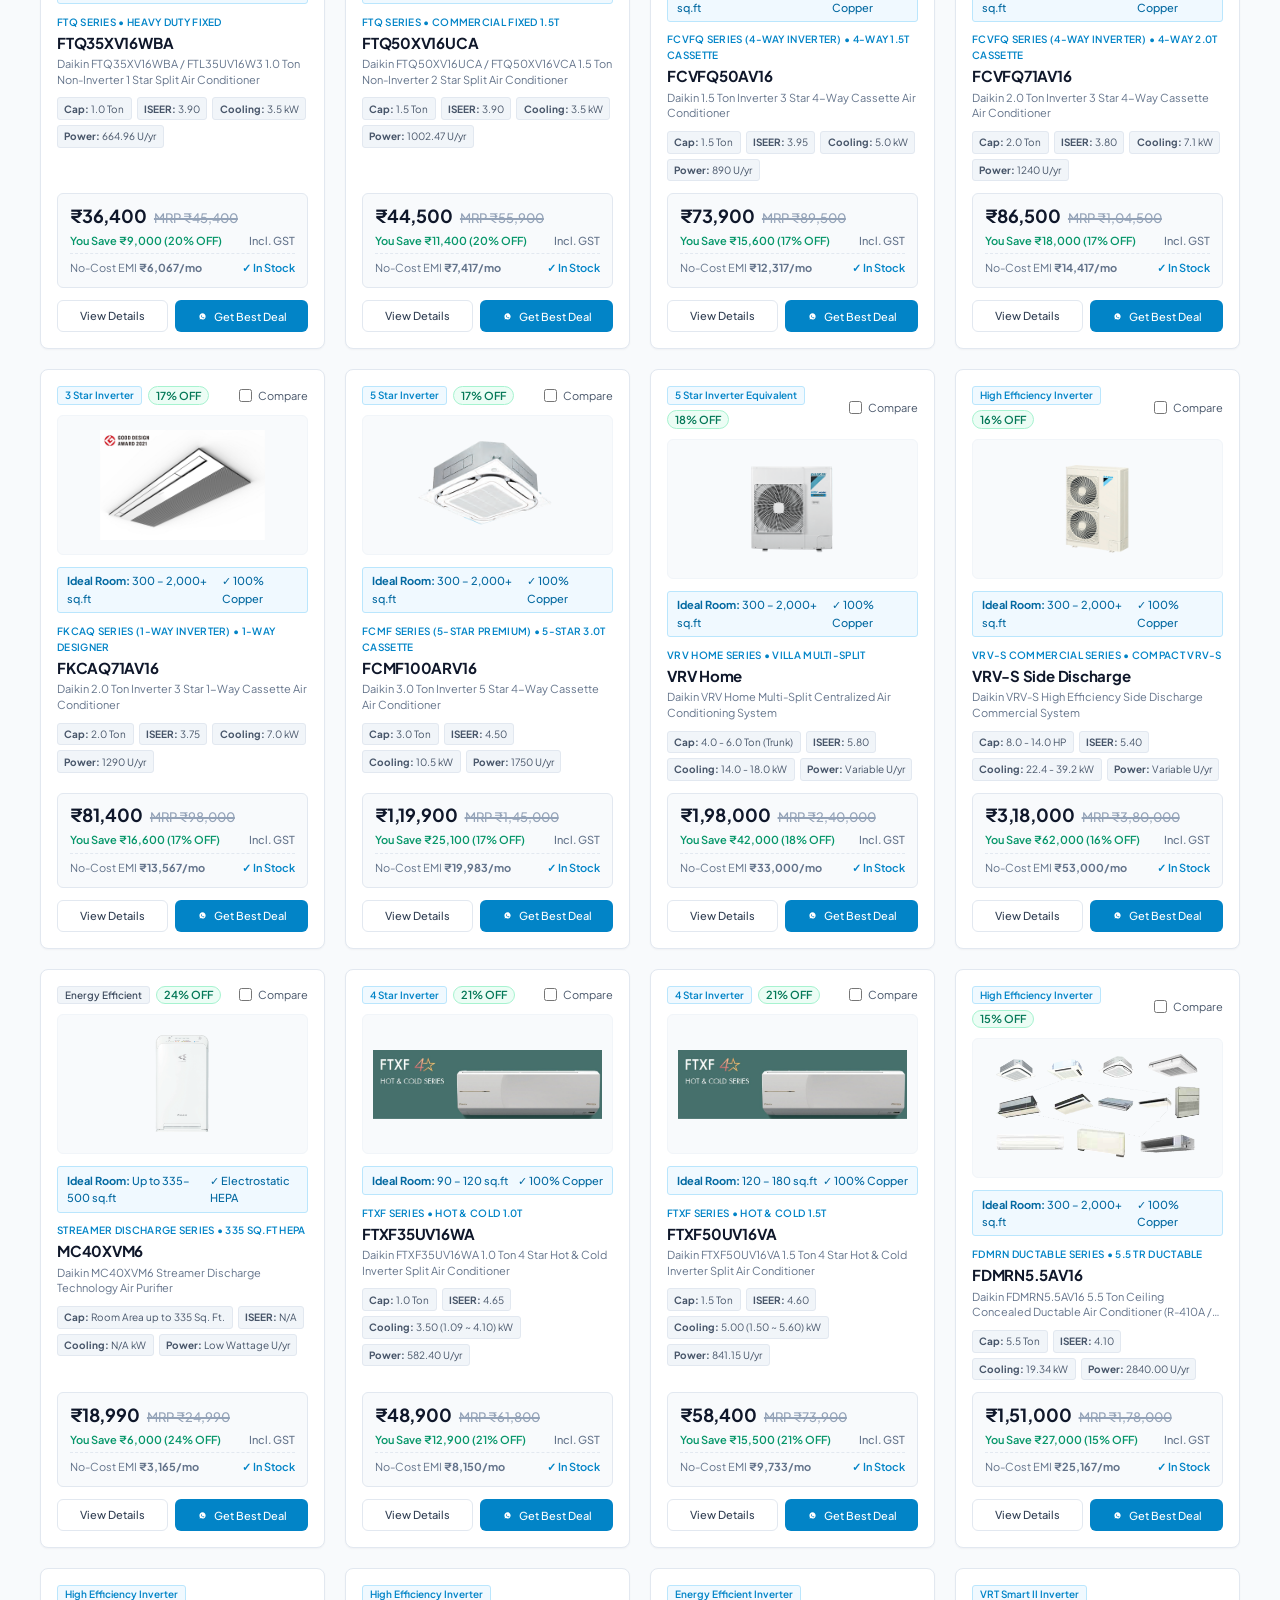
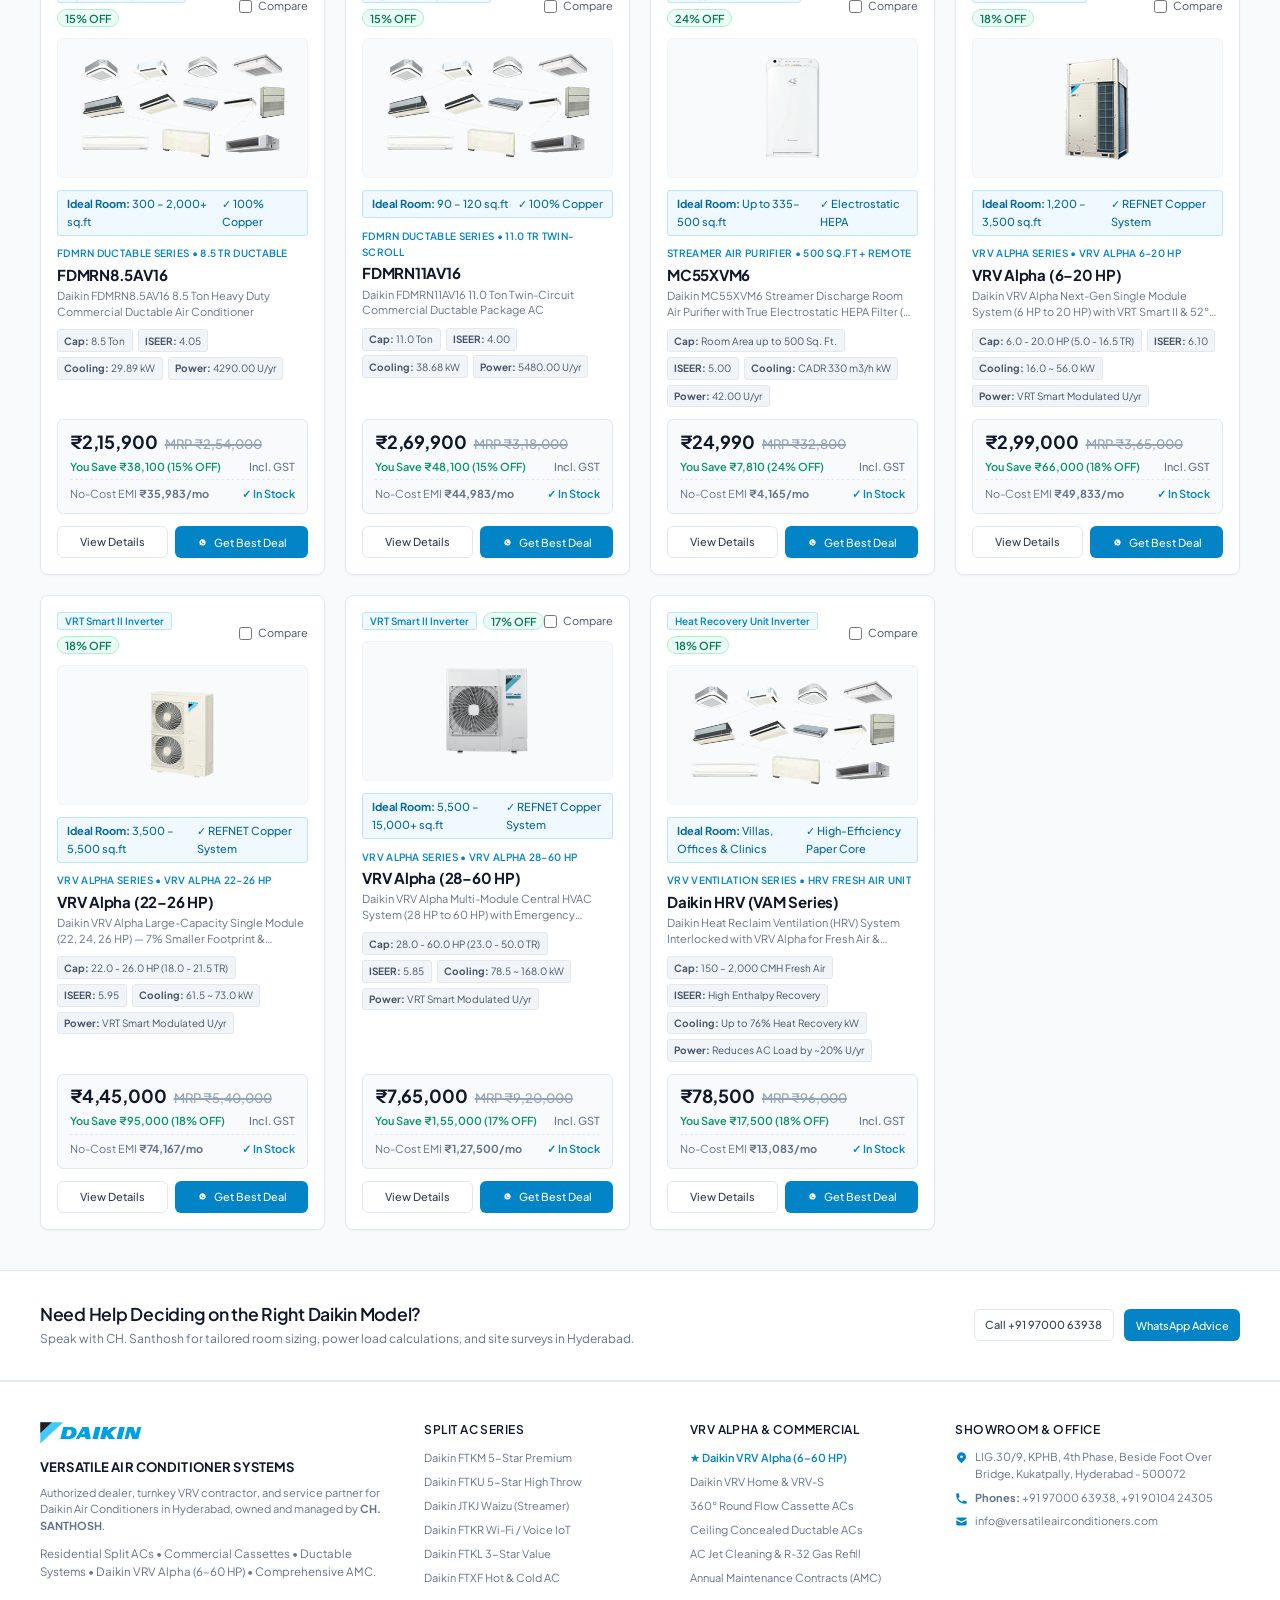
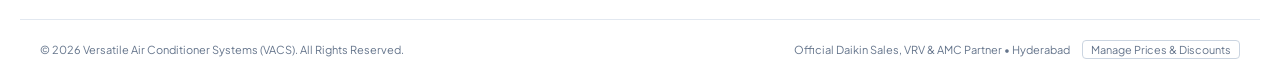
<file: products.html>
<!DOCTYPE html>
<html lang="en">
<head>
  <meta charset="UTF-8">
  <meta name="viewport" content="width=device-width, initial-scale=1.0">
  <title>Daikin AC Price List 2026 in Hyderabad (47+ Models | Up to 26% OFF) | Split, Cassette, Ductable & VRV Catalog</title>
  <meta name="description" content="Compare all 47+ Daikin Air Conditioner models & showroom offer prices in Hyderabad. 0.8T, 1.0T, 1.5T, 1.8T & 2.0T 5-Star (FTKM, FTKU, JTKJ) & 3-Star (FTKL, FTKC) Inverter Split ACs, 360° Round Flow Cassette ACs, Ductable & VRV Systems with No-Cost EMI & Genuine Warranty.">

  <!-- Open Graph / WhatsApp / Facebook / LinkedIn Link Preview (Placed at top of <head> for WhatsApp crawler) -->
  <meta property="og:type" content="website">
  <meta property="og:site_name" content="Versatile Air Conditioner Systems (Authorized Daikin Showroom)">
  <meta property="og:locale" content="en_IN">
  <meta property="og:url" content="https://versatileairconditioners.com/products">
  <meta property="og:title" content="Daikin AC Price List 2026 Hyderabad (47+ Models | Up to 26% OFF) - VACS">
  <meta property="og:description" content="Compare all 47+ Daikin Split, Cassette, Ductable & VRV AC models in Hyderabad with live showroom discounts up to 26% OFF & 6M No-Cost EMI.">
  <meta property="og:image" content="https://versatileairconditioners.com/assets/images/vacs-og-share-1200x630.jpg">
  <meta property="og:image:secure_url" content="https://versatileairconditioners.com/assets/images/vacs-og-share-1200x630.jpg">
  <meta property="og:image:type" content="image/jpeg">
  <meta property="og:image:width" content="1200">
  <meta property="og:image:height" content="630">
  <meta property="og:image:alt" content="Daikin AC Price List 2026 Hyderabad (47+ Models | Up to 26% OFF) - VACS">

  <!-- Twitter / X Large Image Card -->
  <meta name="twitter:card" content="summary_large_image">
  <meta name="twitter:title" content="Daikin AC Price List 2026 Hyderabad (47+ Models | Up to 26% OFF) - VACS">
  <meta name="twitter:description" content="Compare all 47+ Daikin Split, Cassette, Ductable & VRV AC models in Hyderabad with live showroom discounts up to 26% OFF & 6M No-Cost EMI.">
  <meta name="twitter:image" content="https://versatileairconditioners.com/assets/images/vacs-og-share-1200x630.jpg">
  <meta name="twitter:image:alt" content="Daikin AC Price List 2026 Hyderabad (47+ Models | Up to 26% OFF) - VACS">

  <!-- Schema.org Microdata / Legacy Link Preview Fallbacks -->
  <meta itemprop="name" content="Daikin AC Price List 2026 Hyderabad (47+ Models | Up to 26% OFF) - VACS">
  <meta itemprop="description" content="Compare all 47+ Daikin Split, Cassette, Ductable & VRV AC models in Hyderabad with live showroom discounts up to 26% OFF & 6M No-Cost EMI.">
  <meta itemprop="image" content="https://versatileairconditioners.com/assets/images/vacs-og-share-1200x630.jpg">
  <link rel="image_src" href="https://versatileairconditioners.com/assets/images/vacs-og-share-1200x630.jpg">

  <!-- Search Engine & Local Hyderabad Geo-Targeting Meta -->
  <meta name="keywords" content="Daikin AC Price List Hyderabad, Daikin 1.5 Ton 5 Star AC Price Hyderabad, Daikin 1.5 Ton 3 Star AC Price Hyderabad, Daikin 1 Ton AC Price Hyderabad, Daikin 2 Ton AC Price Hyderabad, Daikin FTKM50, Daikin FTKL50, Daikin JTKJ50, Daikin Cassette AC Price Hyderabad, Daikin Ductable AC Price Hyderabad, Daikin Air Purifier Price Hyderabad">
  <meta name="author" content="Versatile Air Conditioner Systems (CH. Santhosh)">
  <meta name="robots" content="index, follow, max-image-preview:large, max-snippet:-1, max-video-preview:-1">
  <meta name="googlebot" content="index, follow, max-image-preview:large, max-snippet:-1, max-video-preview:-1">
  <meta name="geo.region" content="IN-TG">
  <meta name="geo.placename" content="Kukatpally, Hyderabad, Telangana">
  <meta name="geo.position" content="17.4939;78.3970">
  <meta name="ICBM" content="17.4939, 78.3970">
  <meta name="theme-color" content="#0284c7">
  <meta name="format-detection" content="telephone=yes">

  <!-- Canonical & Google Search Compliant 1:1 Square Favicons -->
  <link rel="canonical" href="https://versatileairconditioners.com/products">
  <link rel="icon" type="image/png" sizes="48x48" href="assets/images/favicon-48.png">
  <link rel="icon" type="image/png" sizes="192x192" href="assets/images/favicon-192.png">
  <link rel="apple-touch-icon" sizes="180x180" href="assets/images/apple-touch-icon.png">
  <link rel="icon" type="image/svg+xml" href="assets/images/daikin-logo.svg">
  <link rel="manifest" href="site.webmanifest">

  <!-- Performance Preconnect & Stylesheet -->
  <link rel="preconnect" href="https://fonts.googleapis.com">
  <link rel="preconnect" href="https://fonts.gstatic.com" crossorigin>
  <link rel="stylesheet" href="css/style.css?v=2.2">

  <!-- Structured Data (Schema.org JSON-LD for Google Rich Results & Local Pack) -->
  <script type="application/ld+json">
{
  "@context": "https://schema.org",
  "@graph": [
    {
      "@type": [
        "HVACBusiness",
        "Store",
        "HomeAndConstructionBusiness"
      ],
      "@id": "https://versatileairconditioners.com/#organization",
      "name": "Versatile Air Conditioner Systems",
      "alternateName": [
        "VACS Daikin Showroom Hyderabad",
        "Work Daikin Airconditioning VERSATILE AIR CONDITIONER SYSTEMS"
      ],
      "description": "Authorized Daikin Air Conditioners Showroom, Turnkey VRV Alpha Contractor, and Certified AC Service & AMC Partner in Kukatpally, Hyderabad led by CH. Santhosh.",
      "url": "https://versatileairconditioners.com/",
      "logo": "https://versatileairconditioners.com/assets/images/favicon-192.png",
      "image": "https://versatileairconditioners.com/assets/images/vacs-og-share-1200x630.jpg",
      "telephone": "+919700063938",
      "contactPoint": [
        {
          "@type": "ContactPoint",
          "telephone": "+91-9700063938",
          "contactType": "sales",
          "areaServed": "IN-TG",
          "availableLanguage": [
            "en",
            "te",
            "hi"
          ]
        },
        {
          "@type": "ContactPoint",
          "telephone": "+91-9010424305",
          "contactType": "customer service",
          "areaServed": "IN-TG",
          "availableLanguage": [
            "en",
            "te",
            "hi"
          ]
        }
      ],
      "email": "info@versatileairconditioners.com",
      "founder": {
        "@type": "Person",
        "name": "CH. SANTHOSH",
        "jobTitle": "Proprietor & Lead HVAC Engineer"
      },
      "priceRange": "₹23,500 - ₹3,25,000",
      "currenciesAccepted": "INR",
      "paymentAccepted": "Cash, UPI, Credit Card, Debit Card, Bajaj Finserv No-Cost EMI, Bank Transfer",
      "hasMap": "https://maps.app.goo.gl/npbQBWoZHJJzq378A?g_st=awb",
      "sameAs": [
        "https://maps.app.goo.gl/npbQBWoZHJJzq378A?g_st=awb"
      ],
      "address": {
        "@type": "PostalAddress",
        "streetAddress": "LIG.30/9, Service Rd, Beside Foot Over Bridge, KPHB 4th Phase, Kukatpally",
        "addressLocality": "Hyderabad",
        "addressRegion": "Telangana",
        "postalCode": "500072",
        "addressCountry": "IN"
      },
      "geo": {
        "@type": "GeoCoordinates",
        "latitude": 17.4939,
        "longitude": 78.397
      },
      "areaServed": [
        {
          "@type": "City",
          "name": "Hyderabad"
        },
        {
          "@type": "City",
          "name": "Kukatpally"
        },
        {
          "@type": "City",
          "name": "KPHB Colony"
        },
        {
          "@type": "City",
          "name": "Miyapur"
        },
        {
          "@type": "City",
          "name": "Madhapur"
        },
        {
          "@type": "City",
          "name": "Hitech City"
        },
        {
          "@type": "City",
          "name": "Gachibowli"
        },
        {
          "@type": "City",
          "name": "Kondapur"
        },
        {
          "@type": "City",
          "name": "Jubilee Hills"
        },
        {
          "@type": "City",
          "name": "Banjara Hills"
        },
        {
          "@type": "City",
          "name": "Nizampet"
        },
        {
          "@type": "City",
          "name": "Bachupally"
        },
        {
          "@type": "City",
          "name": "Chandanagar"
        },
        {
          "@type": "City",
          "name": "Pragathi Nagar"
        },
        {
          "@type": "City",
          "name": "Moosapet"
        },
        {
          "@type": "City",
          "name": "Balanagar"
        },
        {
          "@type": "City",
          "name": "Ameerpet"
        },
        {
          "@type": "City",
          "name": "Begumpet"
        },
        {
          "@type": "City",
          "name": "Secunderabad"
        },
        {
          "@type": "City",
          "name": "Kompally"
        },
        {
          "@type": "City",
          "name": "Manikonda"
        },
        {
          "@type": "City",
          "name": "Kokapet"
        },
        {
          "@type": "City",
          "name": "Financial District"
        },
        {
          "@type": "City",
          "name": "Narsingi"
        },
        {
          "@type": "City",
          "name": "Tellapur"
        }
      ],
      "openingHoursSpecification": {
        "@type": "OpeningHoursSpecification",
        "dayOfWeek": [
          "Monday",
          "Tuesday",
          "Wednesday",
          "Thursday",
          "Friday",
          "Saturday",
          "Sunday"
        ],
        "opens": "09:30",
        "closes": "21:00"
      },
      "brand": {
        "@type": "Brand",
        "name": "Daikin"
      },
      "makesOffer": {
        "@type": "AggregateOffer",
        "priceCurrency": "INR",
        "lowPrice": "23500",
        "highPrice": "325000",
        "offerCount": "47"
      }
    },
    {
      "@type": "CollectionPage",
      "name": "Authorized Daikin Air Conditioners Catalog & Showroom Price List - Hyderabad",
      "url": "https://versatileairconditioners.com/products",
      "description": "Complete catalog of 47+ Daikin Inverter Split ACs, Cassette ACs, Ductable Systems, VRV Systems, and Streamer Air Purifiers in Hyderabad with up to 26% showroom discount."
    },
    {
      "@type": "ItemList",
      "name": "Daikin Air Conditioners Catalog Hyderabad",
      "numberOfItems": 47,
      "itemListElement": [
        {
          "@type": "ListItem",
          "position": 1,
          "item": {
            "@type": "Product",
            "name": "Daikin FTKM50XV16MKA 1.5 Ton Inverter 5 Star Split Air conditioner",
            "sku": "FTKM50XV16MKA",
            "mpn": "FTKM50XV16MKA",
            "brand": {
              "@type": "Brand",
              "name": "Daikin"
            },
            "image": "https://versatileairconditioners.com/assets/images/FTKM_Series.jpg",
            "url": "https://versatileairconditioners.com/product?id=ftkm50xv16mka",
            "offers": {
              "@type": "Offer",
              "url": "https://versatileairconditioners.com/product?id=ftkm50xv16mka",
              "priceCurrency": "INR",
              "price": "55242",
              "priceValidUntil": "2027-12-31",
              "availability": "https://schema.org/InStock",
              "itemCondition": "https://schema.org/NewCondition"
            }
          }
        },
        {
          "@type": "ListItem",
          "position": 2,
          "item": {
            "@type": "Product",
            "name": "Daikin JTKJ50UV16VA 1.5 Ton Inverter 5 Star Streamer Discharge + Smart (Wi-FI, IOT) Split Air Conditioner",
            "sku": "JTKJ50UV16VA",
            "mpn": "JTKJ50UV16VA",
            "brand": {
              "@type": "Brand",
              "name": "Daikin"
            },
            "image": "https://versatileairconditioners.com/assets/images/jtkj50uv16va.png",
            "url": "https://versatileairconditioners.com/product?id=jtkj50uv16va",
            "offers": {
              "@type": "Offer",
              "url": "https://versatileairconditioners.com/product?id=jtkj50uv16va",
              "priceCurrency": "INR",
              "price": "56741",
              "priceValidUntil": "2027-12-31",
              "availability": "https://schema.org/InStock",
              "itemCondition": "https://schema.org/NewCondition"
            }
          }
        },
        {
          "@type": "ListItem",
          "position": 3,
          "item": {
            "@type": "Product",
            "name": "Daikin FTKU50XV16MKA 1.5 Ton Inverter 5 Star Split Air conditioner",
            "sku": "FTKU50XV16MKA",
            "mpn": "FTKU50XV16MKA",
            "brand": {
              "@type": "Brand",
              "name": "Daikin"
            },
            "image": "https://versatileairconditioners.com/assets/images/FTKU_Series.jpg",
            "url": "https://versatileairconditioners.com/product?id=ftku50xv16mka",
            "offers": {
              "@type": "Offer",
              "url": "https://versatileairconditioners.com/product?id=ftku50xv16mka",
              "priceCurrency": "INR",
              "price": "53298",
              "priceValidUntil": "2027-12-31",
              "availability": "https://schema.org/InStock",
              "itemCondition": "https://schema.org/NewCondition"
            }
          }
        },
        {
          "@type": "ListItem",
          "position": 4,
          "item": {
            "@type": "Product",
            "name": "Daikin FTKL50XV16VKA / FTKL50XV16VAA/ FTKL50XV16UAA 1.5 Ton Inverter 3 Star Split Air Conditioner",
            "sku": "FTKL50XV16VKA",
            "mpn": "FTKL50XV16VKA",
            "brand": {
              "@type": "Brand",
              "name": "Daikin"
            },
            "image": "https://versatileairconditioners.com/assets/images/FTKL_Series.jpg",
            "url": "https://versatileairconditioners.com/product?id=ftkl50xv16vka",
            "offers": {
              "@type": "Offer",
              "url": "https://versatileairconditioners.com/product?id=ftkl50xv16vka",
              "priceCurrency": "INR",
              "price": "45441",
              "priceValidUntil": "2027-12-31",
              "availability": "https://schema.org/InStock",
              "itemCondition": "https://schema.org/NewCondition"
            }
          }
        },
        {
          "@type": "ListItem",
          "position": 5,
          "item": {
            "@type": "Product",
            "name": "Daikin FTKM60XV16MAA 1.8 Ton Inverter 5 Star Split Air Conditioner",
            "sku": "FTKM60XV16MAA",
            "mpn": "FTKM60XV16MAA",
            "brand": {
              "@type": "Brand",
              "name": "Daikin"
            },
            "image": "https://versatileairconditioners.com/assets/images/FTKM_Series.jpg",
            "url": "https://versatileairconditioners.com/product?id=ftkm60xv16maa",
            "offers": {
              "@type": "Offer",
              "url": "https://versatileairconditioners.com/product?id=ftkm60xv16maa",
              "priceCurrency": "INR",
              "price": "73953",
              "priceValidUntil": "2027-12-31",
              "availability": "https://schema.org/InStock",
              "itemCondition": "https://schema.org/NewCondition"
            }
          }
        },
        {
          "@type": "ListItem",
          "position": 6,
          "item": {
            "@type": "Product",
            "name": "Daikin FTKM35XV16VAA 1.0 Ton Inverter 5 Star Split Air conditioner",
            "sku": "FTKM35XV16VAA",
            "mpn": "FTKM35XV16VAA",
            "brand": {
              "@type": "Brand",
              "name": "Daikin"
            },
            "image": "https://versatileairconditioners.com/assets/images/FTKM_Series.jpg",
            "url": "https://versatileairconditioners.com/product?id=ftkm35xv16vaa",
            "offers": {
              "@type": "Offer",
              "url": "https://versatileairconditioners.com/product?id=ftkm35xv16vaa",
              "priceCurrency": "INR",
              "price": "45279",
              "priceValidUntil": "2027-12-31",
              "availability": "https://schema.org/InStock",
              "itemCondition": "https://schema.org/NewCondition"
            }
          }
        },
        {
          "@type": "ListItem",
          "position": 7,
          "item": {
            "@type": "Product",
            "name": "Daikin JTKJ50UV16VA 1.5 Ton Inverter 5 Star Streamer Discharge + Smart (Wi-FI, IOT) Split Air Conditioner",
            "sku": "JTKJ50UV16VA",
            "mpn": "JTKJ50UV16VA",
            "brand": {
              "@type": "Brand",
              "name": "Daikin"
            },
            "image": "https://versatileairconditioners.com/assets/images/jtkj50uv16va.png",
            "url": "https://versatileairconditioners.com/product?id=jtkj50uv16va",
            "offers": {
              "@type": "Offer",
              "url": "https://versatileairconditioners.com/product?id=jtkj50uv16va",
              "priceCurrency": "INR",
              "price": "56741",
              "priceValidUntil": "2027-12-31",
              "availability": "https://schema.org/InStock",
              "itemCondition": "https://schema.org/NewCondition"
            }
          }
        },
        {
          "@type": "ListItem",
          "position": 8,
          "item": {
            "@type": "Product",
            "name": "Daikin JTKJ60UV16UA 1.8 Ton Inverter 5 Star Streamer Discharge + Smart (Wi-FI, IOT) Split Air Conditioner",
            "sku": "JTKJ60UV16UA",
            "mpn": "JTKJ60UV16UA",
            "brand": {
              "@type": "Brand",
              "name": "Daikin"
            },
            "image": "https://versatileairconditioners.com/assets/images/jtkj50uv16va.png",
            "url": "https://versatileairconditioners.com/product?id=jtkj60uv16ua",
            "offers": {
              "@type": "Offer",
              "url": "https://versatileairconditioners.com/product?id=jtkj60uv16ua",
              "priceCurrency": "INR",
              "price": "70924",
              "priceValidUntil": "2027-12-31",
              "availability": "https://schema.org/InStock",
              "itemCondition": "https://schema.org/NewCondition"
            }
          }
        },
        {
          "@type": "ListItem",
          "position": 9,
          "item": {
            "@type": "Product",
            "name": "Daikin 1.5 Ton Inverter 3 Star 4-Way Cassette Air Conditioner",
            "sku": "FCVFQ50AV16",
            "mpn": "FCVFQ50AV16",
            "brand": {
              "@type": "Brand",
              "name": "Daikin"
            },
            "image": "https://versatileairconditioners.com/assets/images/FCVFQ-A.jpg",
            "url": "https://versatileairconditioners.com/product?id=fcvfq50av16",
            "offers": {
              "@type": "Offer",
              "url": "https://versatileairconditioners.com/product?id=fcvfq50av16",
              "priceCurrency": "INR",
              "price": "72495",
              "priceValidUntil": "2027-12-31",
              "availability": "https://schema.org/InStock",
              "itemCondition": "https://schema.org/NewCondition"
            }
          }
        },
        {
          "@type": "ListItem",
          "position": 10,
          "item": {
            "@type": "Product",
            "name": "Daikin FTKF50XV16MAA 1.5 Ton Inverter 5 Star Highest ISEER Split Air Conditioner",
            "sku": "FTKF50XV16MAA",
            "mpn": "FTKF50XV16MAA",
            "brand": {
              "@type": "Brand",
              "name": "Daikin"
            },
            "image": "https://versatileairconditioners.com/assets/images/FTKF_Series.jpg",
            "url": "https://versatileairconditioners.com/product?id=ftkf50xv16maa",
            "offers": {
              "@type": "Offer",
              "url": "https://versatileairconditioners.com/product?id=ftkf50xv16maa",
              "priceCurrency": "INR",
              "price": "72738",
              "priceValidUntil": "2027-12-31",
              "availability": "https://schema.org/InStock",
              "itemCondition": "https://schema.org/NewCondition"
            }
          }
        }
      ]
    },
    {
      "@type": "BreadcrumbList",
      "itemListElement": [
        {
          "@type": "ListItem",
          "position": 1,
          "name": "Home",
          "item": "https://versatileairconditioners.com/"
        },
        {
          "@type": "ListItem",
          "position": 2,
          "name": "Daikin AC Price List & Catalog",
          "item": "https://versatileairconditioners.com/products"
        }
      ]
    }
  ]
}
  </script>
</head>
<body>

    <!-- Topbar -->
  <div class="site-topbar">
    <div class="container topbar-content">
      <div class="topbar-left">
        <span class="topbar-item">
          <svg fill="currentColor" viewBox="0 0 20 20"><path d="M5.05 4.05a7 7 0 119.9 9.9L10 18.9l-4.95-4.95a7 7 0 010-9.9zM10 11a2 2 0 100-4 2 2 0 000 4z"/></svg>
          <span>LIG.30/9, KPHB 4th Phase, Beside Foot Over Bridge, Kukatpally, Hyderabad - 500072</span>
        </span>
      </div>
      <div class="topbar-right">
        <span class="topbar-item">
          <svg fill="currentColor" viewBox="0 0 20 20"><path d="M2 3a1 1 0 011-1h2.153a1 1 0 01.986.836l.74 4.435a1 1 0 01-.54 1.06l-1.548.773a11.037 11.037 0 006.105 6.105l.774-1.548a1 1 0 011.059-.54l4.435.74a1 1 0 01.836.986V17a1 1 0 01-1 1h-2C7.82 18 2 12.18 2 5V3z"/></svg>
          <a href="tel:+919700063938">+91 97000 63938</a>
          <span class="topbar-sep">•</span>
          <a href="tel:+919010424305">+91 90104 24305</a>
        </span>
        <span class="topbar-item topbar-email">
          <svg fill="currentColor" viewBox="0 0 20 20"><path d="M2.003 5.884L10 9.882l7.997-3.998A2 2 0 0016 4H4a2 2 0 00-1.997 1.884z"/><path d="M18 8.118l-8 4-8-4V14a2 2 0 002 2h12a2 2 0 002-2V8.118z"/></svg>
          <a href="mailto:info@versatileairconditioners.com">info@versatileairconditioners.com</a>
        </span>
      </div>
    </div>
  </div>

  <!-- Header -->
  <header class="site-header">
    <div class="container header-content">
      <!-- Brand Lockup -->
      <a href="/" class="brand-lockup">
        <svg viewBox="0 0 300 65" class="daikin-official-logo" aria-label="DAIKIN" role="img">
          <g transform="translate(-393.36411,-761.77017)">
            <g transform="matrix(1.812145,0,0,-1.812145,462.23619,762.77017)">
              <path fill="#44c8f5" d="m 0,0 -37.453,0 0,-34.554 L 0,0" />
            </g>
            <g transform="matrix(1.812145,0,0,-1.812145,428.29471,762.77017)">
              <path fill="#231f20" d="m 0,0 -18.724,0 0,-17.285 L 0,0" />
            </g>
            <g transform="matrix(1.812145,0,0,-1.812145,557.00956,776.36126)">
              <path fill="#00a0e4" d="m 0,0 -4.889,-19.547 8.638,0 L 8.634,0 0,0" />
            </g>
            <g transform="matrix(1.812145,0,0,-1.812145,521.25957,796.89105)">
              <path fill="#00a0e4" d="M 0,0 -1.981,0 1.213,5.639 2.249,0 0,0 Z m -1.229,11.331 -11.109,-19.546 5.713,0 1.844,3.258 7.931,0 0.591,-3.258 8.432,0 -3.584,19.546 -9.818,0" />
            </g>
            <g transform="matrix(1.812145,0,0,-1.812145,628.49506,776.36126)">
              <path fill="#00a0e4" d="m 0,0 -4.876,-19.547 8.636,0 L 8.637,0 0,0" />
            </g>
            <g transform="matrix(1.812145,0,0,-1.812145,621.50018,776.36126)">
              <path fill="#00a0e4" d="m 0,0 -8.851,0 -7.409,-6.394 1.617,6.394 -8.279,0 -4.876,-19.547 8.253,0 1.686,6.748 4.413,-6.748 9.99,0 L -10.855,-9.31 0,0" />
            </g>
            <g transform="matrix(1.812145,0,0,-1.812145,486.6186,792.45854)">
              <path fill="#00a0e4" d="m 0,0 c 0,0 -0.561,-6.349 -5.971,-6.349 l -3.061,0 2.696,10.543 2.778,0 C -2.564,4.188 0.313,3.93 0,0 Z m -0.438,8.874 -2.234,0.007 -10.808,0 -4.876,-19.539 10.732,0 4.246,-0.006 c 5.978,0 11.861,4.45 11.861,11.266 0,8.02 -8.921,8.272 -8.921,8.272" />
            </g>
            <g transform="matrix(1.812145,0,0,-1.812145,681.52929,776.35582)">
              <path fill="#00a0e4" d="M 0,0 -2.881,-11.51 -6.719,0 l -9.606,0 -4.88,-19.55 5.973,0 2.909,11.611 3.85,-11.611 9.565,0 L 5.979,0 0,0" />
            </g>
          </g>
        </svg>
        <div class="brand-divider"></div>
        <div class="brand-text-group">
          <span class="brand-title">VERSATILE AIR CONDITIONER SYSTEMS</span>
          <span class="brand-subtitle">Sales, Services &amp; AMC • Authorized Partner • Hyderabad</span>
        </div>
      </a>

      <!-- Desktop Navigation -->
      <nav class="main-nav">
        <a href="/" class="nav-link">Home</a>
        <div class="nav-dropdown">
          <a href="products?category=Split%20AC" class="nav-link">
            <span>Split ACs</span>
            <svg class="chevron" fill="none" stroke="currentColor" viewBox="0 0 24 24"><path stroke-linecap="round" stroke-linejoin="round" stroke-width="2.5" d="M19 9l-7 7-7-7"/></svg>
          </a>
          <div class="dropdown-menu">
            <span class="dropdown-header">Inverter Technologies</span>
            <a href="products?category=Split%20AC&amp;star=5%20Star" class="dropdown-item">5 Star Inverter (FTKM, FTKU, JTKJ)</a>
            <a href="products?category=Split%20AC&amp;star=4%20Star" class="dropdown-item">4 Star Inverter (FTXF Hot &amp; Cold)</a>
            <a href="products?category=Split%20AC&amp;star=3%20Star" class="dropdown-item">3 Star Inverter (FTKL, FTKC, FTKN)</a>
            <a href="products?category=Split%20AC&amp;star=2%20Star" class="dropdown-item">Non-Inverter Fixed Speed (FTQ, FTL)</a>
          </div>
        </div>
        <div class="nav-dropdown">
          <a href="vrv" class="nav-link">
            <span>VRV &amp; Commercial</span>
            <svg class="chevron" fill="none" stroke="currentColor" viewBox="0 0 24 24"><path stroke-linecap="round" stroke-linejoin="round" stroke-width="2.5" d="M19 9l-7 7-7-7"/></svg>
          </a>
          <div class="dropdown-menu">
            <span class="dropdown-header">Centralized &amp; Commercial HVAC</span>
            <a href="vrv" class="dropdown-item" style="font-weight: 600; color: #0284c7;">★ Daikin VRV Alpha &amp; VRV Projects</a>
            <a href="products?category=VRV%20Systems" class="dropdown-item">VRV Home &amp; VRV-S Multi-Split</a>
            <a href="products?category=Cassette%20AC" class="dropdown-item">Cassette ACs (1-Way &amp; 4-Way)</a>
            <a href="products?category=Ductable%20AC" class="dropdown-item">Ductable Package Systems</a>
            <a href="products?category=Air%20Purifiers" class="dropdown-item">Daikin Streamer Air Purifiers</a>
          </div>
        </div>
        <a href="products" class="nav-link active">Catalog</a>
        <a href="services" class="nav-link">Services</a>
        <a href="amc" class="nav-link">AMC Plans</a>
        <a href="about" class="nav-link">About</a>
        <a href="contact" class="nav-link">Contact</a>
      </nav>

      <!-- Actions -->
      <div class="header-actions">
        <button class="mobile-menu-btn" aria-label="Toggle navigation">
          <svg style="width: 20px; height: 20px;" fill="none" stroke="currentColor" viewBox="0 0 24 24"><path stroke-linecap="round" stroke-linejoin="round" stroke-width="2" d="M4 5h16M4 9.5h16M4 14h16M4 18.5h16"></path></svg>
        </button>
      </div>
    </div>
  </header>

  <!-- Page Title & Filters Bar -->
  <div style="background-color: #ffffff; border-bottom: 1px solid var(--color-slate-200); padding: 1.25rem 0;">
    <div class="container">
      <div style="font-size: 0.75rem; color: #64748b; margin-bottom: 0.35rem;">
        <a href="/">Home</a> &nbsp;/&nbsp; <span style="color: #0f172a; font-weight: 600;">Daikin AC Catalog</span>
      </div>
      <h1 style="font-size: clamp(1.25rem, 2vw, 1.65rem); margin-bottom: 0.2rem;">Authorized Daikin Air Conditioners Catalog</h1>
      <p style="font-size: 0.75rem; color: #64748b; margin-bottom: 0.85rem;">
        Official showroom pricing, verified ISEER performance, and full technical specifications for residential & commercial models.
      </p>

      <!-- Quick 1-Tap Category Chips (Mobile & Desktop) -->
      <div class="category-chips-bar" id="categoryChipsBar">
        <button class="chip-btn active" data-chip="all">All 43 Models</button>
        <button class="chip-btn" data-chip="best-deals">🔥 Biggest Discounts</button>
        <button class="chip-btn" data-chip="1.5ton-popular">1.5 Ton Best Sellers</button>
        <button class="chip-btn" data-chip="split-5star">5-Star Inverter</button>
        <button class="chip-btn" data-chip="split-3star">3-Star Value</button>
        <button class="chip-btn" data-chip="hot-cold">Hot &amp; Cold (4-Star)</button>
        <button class="chip-btn" data-chip="cassette">Cassette ACs</button>
        <button class="chip-btn" data-chip="ductable">Ductable ACs</button>
        <button class="chip-btn" data-chip="vrv">VRV Systems</button>
        <button class="chip-btn" data-chip="purifier">Air Purifiers</button>
      </div>

      <!-- Multi-Facet E-Cart Filters Box -->
      <div style="background-color: var(--color-slate-50); border: 1px solid var(--color-slate-200); border-radius: var(--radius-md); padding: 0.85rem; margin-top: 0.5rem; display: flex; flex-direction: column; gap: 0.65rem;">
        <div style="display: grid; grid-template-columns: repeat(auto-fit, minmax(145px, 1fr)); gap: 0.65rem;">
          <!-- Search -->
          <div class="form-group">
            <label class="form-label" for="catalogSearchInput">Search Model / Room</label>
            <input type="text" id="catalogSearchInput" class="form-control" placeholder="e.g. FTKM50, 1.5 Ton, 150 sqft">
          </div>

          <!-- Room Size -->
          <div class="form-group">
            <label class="form-label" for="filterRoomSize">Room Size (Sq.Ft)</label>
            <select id="filterRoomSize" class="form-control">
              <option value="all">All Room Sizes</option>
              <option value="small">Small Room (&lt; 120 sq.ft)</option>
              <option value="medium">Medium Room (120–180 sq.ft)</option>
              <option value="large">Large Room (180–260 sq.ft)</option>
              <option value="commercial">Commercial (260+ sq.ft)</option>
            </select>
          </div>

          <!-- Budget -->
          <div class="form-group">
            <label class="form-label" for="filterBudget">Offer Price Budget</label>
            <select id="filterBudget" class="form-control">
              <option value="all">All Price Ranges</option>
              <option value="under-40k">Under ₹40,000</option>
              <option value="40k-55k">₹40,000 – ₹55,000</option>
              <option value="55k-80k">₹55,000 – ₹80,000</option>
              <option value="above-80k">Above ₹80,000</option>
            </select>
          </div>

          <!-- Category -->
          <div class="form-group">
            <label class="form-label" for="filterCategory">AC Category</label>
            <select id="filterCategory" class="form-control">
              <option value="all">All Categories</option>
              <option value="Split AC">Split ACs</option>
              <option value="Cassette AC">Cassette ACs</option>
              <option value="Ductable AC">Ductable Package ACs</option>
              <option value="VRV Systems">VRV Multi-Split</option>
              <option value="Air Purifiers">Air Purifiers</option>
            </select>
          </div>

          <!-- Tonnage -->
          <div class="form-group">
            <label class="form-label" for="filterTonnage">Tonnage / Capacity</label>
            <select id="filterTonnage" class="form-control">
              <option value="all">All Capacities</option>
              <option value="0.8 Ton">0.8 Ton (&lt; 90 sq.ft)</option>
              <option value="1.0 Ton">1.0 Ton (90 – 120 sq.ft)</option>
              <option value="1.5 Ton">1.5 Ton (120 – 180 sq.ft)</option>
              <option value="1.8 Ton">1.8 Ton (180 – 220 sq.ft)</option>
              <option value="2.0 Ton">2.0 Ton (210 – 260 sq.ft)</option>
              <option value="3.0 Ton">2.6T – 11T (Commercial)</option>
            </select>
          </div>

          <!-- Star Rating -->
          <div class="form-group">
            <label class="form-label" for="filterStar">Star Rating</label>
            <select id="filterStar" class="form-control">
              <option value="all">All Star Ratings</option>
              <option value="5 Star">5 Star Inverter</option>
              <option value="4 Star">4 Star Hot &amp; Cold</option>
              <option value="3 Star">3 Star Inverter</option>
              <option value="2 Star">2 Star Fixed Speed</option>
            </select>
          </div>

          <!-- Sorting -->
          <div class="form-group">
            <label class="form-label" for="sortCatalog">Sort By</label>
            <select id="sortCatalog" class="form-control">
              <option value="featured">Popularity &amp; Featured</option>
              <option value="price-asc">Offer Price: Low to High</option>
              <option value="price-desc">Offer Price: High to Low</option>
              <option value="discount-desc">Biggest Discount (%)</option>
              <option value="iseer-desc">Highest ISEER Efficiency</option>
            </select>
          </div>
        </div>

        <div style="display: flex; justify-content: space-between; align-items: center; border-top: 1px solid var(--color-slate-200); padding-top: 0.5rem; flex-wrap: wrap; gap: 0.5rem;">
          <span id="catalogResultCount" style="font-size: 0.75rem; font-weight: 600; color: #0284c7;">Loading models...</span>
          <div style="display: flex; gap: 0.5rem; align-items: center;">
            <a href="/#acBuyerCalculators" style="font-size: 0.72rem; color: #0284c7; font-weight: 600;">⚡ Need Tonnage or EMI Calculator?</a>
            <button id="resetFiltersBtn" class="btn btn-outline btn-sm">Reset Filters</button>
          </div>
        </div>
      </div>
    </div>
  </div>

  <!-- Catalog Grid Section -->
  <section class="section">
    <div class="container">
      <div id="catalogProductsGrid" class="product-grid">
        <!-- Injected dynamically by js/catalog.js -->
      </div>
      <noscript>
        <h2>Complete Daikin Air Conditioner Models Directory (Hyderabad Showroom)</h2>
        <ul>
          <li><a href="product?id=ftku35xv16vaa">Daikin FTKU35XV16VAA (FTKU Series) - 1.0 Ton 5 Star Split AC Price in Hyderabad</a></li>
          <li><a href="product?id=ftku50xv16mka">Daikin FTKU50XV16MKA (FTKU Series) - 1.5 Ton 5 Star Split AC Price in Hyderabad</a></li>
          <li><a href="product?id=ftkm35xv16vaa">Daikin FTKM35XV16VAA (FTKM Series) - 1.0 Ton 5 Star Split AC Price in Hyderabad</a></li>
          <li><a href="product?id=ftkm50xv16mka">Daikin FTKM50XV16MKA (FTKM Series) - 1.5 Ton 5 Star Split AC Price in Hyderabad</a></li>
          <li><a href="product?id=ftkm60xv16maa">Daikin FTKM60XV16MAA (FTKM Series) - 1.8 Ton 5 Star Split AC Price in Hyderabad</a></li>
          <li><a href="product?id=jtkj35uv16wa">Daikin JTKJ35UV16WA (JTKJ Series) - 1.0 Ton 5 Star Split AC Price in Hyderabad</a></li>
          <li><a href="product?id=jtkj50uv16va">Daikin JTKJ50UV16VA (JTKJ Series) - 1.5 Ton 5 Star Split AC Price in Hyderabad</a></li>
          <li><a href="product?id=jtkj60uv16ua">Daikin JTKJ60UV16UA (JTKJ Series) - 1.8 Ton 5 Star Split AC Price in Hyderabad</a></li>
          <li><a href="product?id=ftkf35xv16maa">Daikin FTKF35XV16MAA (FTKF Series) - 1.0 Ton 5 Star Split AC Price in Hyderabad</a></li>
          <li><a href="product?id=ftkf50xv16maa">Daikin FTKF50XV16MAA (FTKF Series) - 1.5 Ton 5 Star Split AC Price in Hyderabad</a></li>
          <li><a href="product?id=ftkf60xv16laa">Daikin FTKF60XV16LAA (FTKF Series) - 1.8 Ton 5 Star Split AC Price in Hyderabad</a></li>
          <li><a href="product?id=ftkr35xv16vaa">Daikin FTKR35XV16VAA (FTKR Series) - 1.0 Ton 5 Star Split AC Price in Hyderabad</a></li>
          <li><a href="product?id=ftkr50xv16mka">Daikin FTKR50XV16MKA (FTKR Series) - 1.5 Ton 5 Star Split AC Price in Hyderabad</a></li>
          <li><a href="product?id=ftkr60xv16maa">Daikin FTKR60XV16MAA (FTKR Series) - 1.8 Ton 5 Star Split AC Price in Hyderabad</a></li>
          <li><a href="product?id=ftxf50xv16vaa">Daikin FTXF50XV16VAA (FTXF Series) - 1.5 Ton 5 Star Split AC Price in Hyderabad</a></li>
          <li><a href="product?id=ftkl35xv16waa">Daikin FTKL35XV16WAA (FTKL Series) - 1.0 Ton 3 Star Split AC Price in Hyderabad</a></li>
          <li><a href="product?id=ftkl50xv16vka">Daikin FTKL50XV16VKA (FTKL Series) - 1.5 Ton 3 Star Split AC Price in Hyderabad</a></li>
          <li><a href="product?id=ftkl60xv16vaa">Daikin FTKL60XV16VAA (FTKL Series) - 1.8 Ton 3 Star Split AC Price in Hyderabad</a></li>
          <li><a href="product?id=ftkl71xv16maa">Daikin FTKL71XV16MAA (FTKL Series) - 2.0 Ton 3 Star Split AC Price in Hyderabad</a></li>
          <li><a href="product?id=ftkl90xv16laa">Daikin FTKL90XV16LAA (FTKL Series) - 2.6 Ton 3 Star Split AC Price in Hyderabad</a></li>
          <li><a href="product?id=ftkn35xv16waa">Daikin FTKN35XV16WAA (FTKN Series) - 1.0 Ton 3 Star Split AC Price in Hyderabad</a></li>
          <li><a href="product?id=ftkn50xv16vka">Daikin FTKN50XV16VKA (FTKN Series) - 1.5 Ton 3 Star Split AC Price in Hyderabad</a></li>
          <li><a href="product?id=ftkc35xv16waa">Daikin FTKC35XV16WAA (FTKC Series) - 1.0 Ton 3 Star Split AC Price in Hyderabad</a></li>
          <li><a href="product?id=ftht35xv16waa">Daikin FTHT35XV16WAA (FTHT Series) - 1.0 Ton 5 Star Split AC Price in Hyderabad</a></li>
          <li><a href="product?id=ftht50xv16vaa">Daikin FTHT50XV16VAA (FTHT Series) - 1.5 Ton 5 Star Split AC Price in Hyderabad</a></li>
          <li><a href="product?id=ftht60xv16uaa">Daikin FTHT60XV16UAA (FTHT Series) - 1.8 Ton 5 Star Split AC Price in Hyderabad</a></li>
          <li><a href="product?id=ftht71xv16maa">Daikin FTHT71XV16MAA (FTHT Series) - 2.0 Ton 5 Star Split AC Price in Hyderabad</a></li>
          <li><a href="product?id=ftq28xv16wba">Daikin FTQ28XV16WBA (FTQ Series) - 0.8 Ton 2 Star Split AC Price in Hyderabad</a></li>
          <li><a href="product?id=ftq35xv16wba">Daikin FTQ35XV16WBA (FTQ Series) - 1.0 Ton 2 Star Split AC Price in Hyderabad</a></li>
          <li><a href="product?id=ftq50xv16uca">Daikin FTQ50XV16UCA (FTQ Series) - 1.5 Ton 2 Star Split AC Price in Hyderabad</a></li>
          <li><a href="product?id=fcvfq50av16">Daikin FCVFQ50AV16 (FCVFQ Series (4-Way Inverter)) - 1.5 Ton 3 Star Cassette AC Price in Hyderabad</a></li>
          <li><a href="product?id=fcvfq71av16">Daikin FCVFQ71AV16 (FCVFQ Series (4-Way Inverter)) - 2.0 Ton 3 Star Cassette AC Price in Hyderabad</a></li>
          <li><a href="product?id=fkcaq71av16">Daikin FKCAQ71AV16 (FKCAQ Series (1-Way Inverter)) - 2.0 Ton 3 Star Cassette AC Price in Hyderabad</a></li>
          <li><a href="product?id=fcmf100arv16">Daikin FCMF100ARV16 (FCMF Series (5-Star Premium)) - 3.0 Ton 5 Star Cassette AC Price in Hyderabad</a></li>
          <li><a href="product?id=vrv-home-series">Daikin VRV Home (VRV Home Series) - 4.0 - 6.0 Ton (Trunk) 5 Star Inverter Equivalent VRV Systems Price in Hyderabad</a></li>
          <li><a href="product?id=vrv-s-series">Daikin VRV-S Side Discharge (VRV-S Commercial Series) - 8.0 - 14.0 HP High Efficiency Inverter VRV Systems Price in Hyderabad</a></li>
          <li><a href="product?id=mc40xvm6">Daikin MC40XVM6 (Streamer Discharge Series) - Room Area up to 335 Sq. Ft. Energy Efficient Air Purifiers Price in Hyderabad</a></li>
          <li><a href="product?id=ftxf35uv16wa">Daikin FTXF35UV16WA (FTXF Series) - 1.0 Ton 4 Star Split AC Price in Hyderabad</a></li>
          <li><a href="product?id=ftxf50uv16va">Daikin FTXF50UV16VA (FTXF Series) - 1.5 Ton 4 Star Split AC Price in Hyderabad</a></li>
          <li><a href="product?id=fdmrn55av16">Daikin FDMRN5.5AV16 (FDMRN Ductable Series) - 5.5 Ton High Efficiency Inverter Ductable AC Price in Hyderabad</a></li>
          <li><a href="product?id=fdmrn85av16">Daikin FDMRN8.5AV16 (FDMRN Ductable Series) - 8.5 Ton High Efficiency Inverter Ductable AC Price in Hyderabad</a></li>
          <li><a href="product?id=fdmrn11av16">Daikin FDMRN11AV16 (FDMRN Ductable Series) - 11.0 Ton High Efficiency Inverter Ductable AC Price in Hyderabad</a></li>
          <li><a href="product?id=mc55xvm6">Daikin MC55XVM6 (Streamer Air Purifier) - Room Area up to 500 Sq. Ft. Energy Efficient Air Purifiers Price in Hyderabad</a></li>
          <li><a href="product?id=vrv-alpha-10hp">Daikin VRV Alpha (6–20 HP) (VRV Alpha Series) - 6.0 - 20.0 HP (5.0 - 16.5 TR) VRT Smart II Inverter VRV Systems Price in Hyderabad</a></li>
          <li><a href="product?id=vrv-alpha-26hp">Daikin VRV Alpha (22–26 HP) (VRV Alpha Series) - 22.0 - 26.0 HP (18.0 - 21.5 TR) VRT Smart II Inverter VRV Systems Price in Hyderabad</a></li>
          <li><a href="product?id=vrv-alpha-multi">Daikin VRV Alpha (28–60 HP) (VRV Alpha Series) - 28.0 - 60.0 HP (23.0 - 50.0 TR) VRT Smart II Inverter VRV Systems Price in Hyderabad</a></li>
          <li><a href="product?id=vrv-hrv-vam">Daikin Daikin HRV (VAM Series) (VRV Ventilation Series) - 150 – 2,000 CMH Fresh Air Heat Recovery Unit VRV Systems Price in Hyderabad</a></li>
        </ul>
      </noscript>
    </div>
  </section>

  <!-- Help & Showroom Consultation CTA -->
  <section class="section section-alt" style="padding: 2rem 0;">
    <div class="container" style="display: flex; justify-content: space-between; align-items: center; flex-wrap: wrap; gap: 1rem;">
      <div>
        <h3 style="font-size: 1.1rem; margin-bottom: 0.2rem;">Need Help Deciding on the Right Daikin Model?</h3>
        <p style="font-size: 0.75rem; color: #64748b;">Speak with CH. Santhosh for tailored room sizing, power load calculations, and site surveys in Hyderabad.</p>
      </div>
      <div style="display: flex; gap: 0.65rem;">
        <a href="tel:+919700063938" class="btn btn-outline btn-sm">Call +91 97000 63938</a>
        <button class="btn btn-primary btn-sm" data-wa-action="general">WhatsApp Advice</button>
      </div>
    </div>
  </section>

  <!-- Footer -->
    <footer class="site-footer">
    <div class="container footer-grid">
      <div class="footer-col">
        <div style="margin-bottom: 0.85rem;">
          <svg viewBox="0 0 300 65" style="height: 22px; width: auto; display: block;" aria-label="DAIKIN" role="img">
            <g transform="translate(-393.36411,-761.77017)">
              <g transform="matrix(1.812145,0,0,-1.812145,462.23619,762.77017)">
                <path fill="#44c8f5" d="m 0,0 -37.453,0 0,-34.554 L 0,0" />
              </g>
              <g transform="matrix(1.812145,0,0,-1.812145,428.29471,762.77017)">
                <path fill="#231f20" d="m 0,0 -18.724,0 0,-17.285 L 0,0" />
              </g>
              <g transform="matrix(1.812145,0,0,-1.812145,557.00956,776.36126)">
                <path fill="#00a0e4" d="m 0,0 -4.889,-19.547 8.638,0 L 8.634,0 0,0" />
              </g>
              <g transform="matrix(1.812145,0,0,-1.812145,521.25957,796.89105)">
                <path fill="#00a0e4" d="M 0,0 -1.981,0 1.213,5.639 2.249,0 0,0 Z m -1.229,11.331 -11.109,-19.546 5.713,0 1.844,3.258 7.931,0 0.591,-3.258 8.432,0 -3.584,19.546 -9.818,0" />
              </g>
              <g transform="matrix(1.812145,0,0,-1.812145,628.49506,776.36126)">
                <path fill="#00a0e4" d="m 0,0 -4.876,-19.547 8.636,0 L 8.637,0 0,0" />
              </g>
              <g transform="matrix(1.812145,0,0,-1.812145,621.50018,776.36126)">
                <path fill="#00a0e4" d="m 0,0 -8.851,0 -7.409,-6.394 1.617,6.394 -8.279,0 -4.876,-19.547 8.253,0 1.686,6.748 4.413,-6.748 9.99,0 L -10.855,-9.31 0,0" />
              </g>
              <g transform="matrix(1.812145,0,0,-1.812145,486.6186,792.45854)">
                <path fill="#00a0e4" d="m 0,0 c 0,0 -0.561,-6.349 -5.971,-6.349 l -3.061,0 2.696,10.543 2.778,0 C -2.564,4.188 0.313,3.93 0,0 Z m -0.438,8.874 -2.234,0.007 -10.808,0 -4.876,-19.539 10.732,0 4.246,-0.006 c 5.978,0 11.861,4.45 11.861,11.266 0,8.02 -8.921,8.272 -8.921,8.272" />
              </g>
              <g transform="matrix(1.812145,0,0,-1.812145,681.52929,776.35582)">
                <path fill="#00a0e4" d="M 0,0 -2.881,-11.51 -6.719,0 l -9.606,0 -4.88,-19.55 5.973,0 2.909,11.611 3.85,-11.611 9.565,0 L 5.979,0 0,0" />
              </g>
            </g>
          </svg>
        </div>
        <div style="font-size: 0.8125rem; font-weight: 700; color: #0f172a; margin-bottom: 0.4rem; letter-spacing: 0.01em;">VERSATILE AIR CONDITIONER SYSTEMS</div>
        <p style="margin-bottom: 0.65rem; line-height: 1.5;">
          Authorized dealer, turnkey VRV contractor, and service partner for Daikin Air Conditioners in Hyderabad, owned and managed by <strong>CH. SANTHOSH</strong>.
        </p>
        <p style="font-size: 0.72rem; color: #64748b;">
          Residential Split ACs • Commercial Cassettes • Ductable Systems • Daikin VRV Alpha (6–60 HP) • Comprehensive AMC.
        </p>
      </div>

      <div class="footer-col">
        <h4>Split AC Series</h4>
        <ul class="footer-links">
          <li><a href="products?category=Split%20AC&amp;series=FTKM%20Series">Daikin FTKM 5-Star Premium</a></li>
          <li><a href="products?category=Split%20AC&amp;series=FTKU%20Series">Daikin FTKU 5-Star High Throw</a></li>
          <li><a href="products?category=Split%20AC&amp;series=JTKJ%20Series">Daikin JTKJ Waizu (Streamer)</a></li>
          <li><a href="products?category=Split%20AC&amp;series=FTKR%20Series">Daikin FTKR Wi-Fi / Voice IoT</a></li>
          <li><a href="products?category=Split%20AC&amp;series=FTKL%20Series">Daikin FTKL 3-Star Value</a></li>
          <li><a href="products?category=Split%20AC&amp;series=FTXF%20Series">Daikin FTXF Hot &amp; Cold AC</a></li>
        </ul>
      </div>

      <div class="footer-col">
        <h4>VRV Alpha &amp; Commercial</h4>
        <ul class="footer-links">
          <li><a href="vrv" style="color: #0284c7; font-weight: 600;">★ Daikin VRV Alpha (6–60 HP)</a></li>
          <li><a href="products?category=VRV%20Systems">Daikin VRV Home &amp; VRV-S</a></li>
          <li><a href="products?category=Cassette%20AC">360° Round Flow Cassette ACs</a></li>
          <li><a href="products?category=Ductable%20AC">Ceiling Concealed Ductable ACs</a></li>
          <li><a href="services">AC Jet Cleaning &amp; R-32 Gas Refill</a></li>
          <li><a href="amc">Annual Maintenance Contracts (AMC)</a></li>
        </ul>
      </div>

      <div class="footer-col">
        <h4>Showroom &amp; Office</h4>
        <div class="footer-contact-list">
          <div class="footer-contact-item">
            <svg viewBox="0 0 20 20" fill="currentColor"><path d="M5.05 4.05a7 7 0 119.9 9.9L10 18.9l-4.95-4.95a7 7 0 010-9.9zM10 11a2 2 0 100-4 2 2 0 000 4z"/></svg>
            <span>LIG.30/9, KPHB, 4th Phase, Beside Foot Over Bridge, Kukatpally, Hyderabad - 500072</span>
          </div>
          <div class="footer-contact-item">
            <svg viewBox="0 0 20 20" fill="currentColor"><path d="M2 3a1 1 0 011-1h2.153a1 1 0 01.986.836l.74 4.435a1 1 0 01-.54 1.06l-1.548.773a11.037 11.037 0 006.105 6.105l.774-1.548a1 1 0 011.059-.54l4.435.74a1 1 0 01.836.986V17a1 1 0 01-1 1h-2C7.82 18 2 12.18 2 5V3z"/></svg>
            <span><strong>Phones:</strong> <a href="tel:+919700063938">+91 97000 63938</a>, <a href="tel:+919010424305">+91 90104 24305</a></span>
          </div>
          <div class="footer-contact-item">
            <svg viewBox="0 0 20 20" fill="currentColor"><path d="M2.003 5.884L10 9.882l7.997-3.998A2 2 0 0016 4H4a2 2 0 00-1.997 1.884z"/><path d="M18 8.118l-8 4-8-4V14a2 2 0 002 2h12a2 2 0 002-2V8.118z"/></svg>
            <span><a href="mailto:info@versatileairconditioners.com">info@versatileairconditioners.com</a></span>
          </div>
        </div>
      </div>
    </div>

    <div class="container footer-bottom">
      <div>
        &copy; <span class="current-year"></span> Versatile Air Conditioner Systems (VACS). All Rights Reserved.
      </div>
      <div style="display: flex; align-items: center; justify-content: center; flex-wrap: wrap; gap: 0.75rem;">
        <span>Official Daikin Sales, VRV &amp; AMC Partner • Hyderabad</span>
        <button type="button" onclick="window.openPriceConfigurator && window.openPriceConfigurator()" style="background: none; border: 1px solid #cbd5e1; border-radius: 4px; padding: 2px 8px; font-size: 0.68rem; color: #64748b; cursor: pointer;">Manage Prices &amp; Discounts</button>
      </div>
    </div>
  </footer>

  <!-- Scripts -->
  <script src="data/products-data.js"></script>
  <script src="data/pricing-config.js"></script>
  <script src="js/app.js?v=2.2"></script>
  <script src="js/compare.js?v=2.2"></script>
  <script src="js/catalog.js?v=2.2"></script>
</body>
</html>
</file>
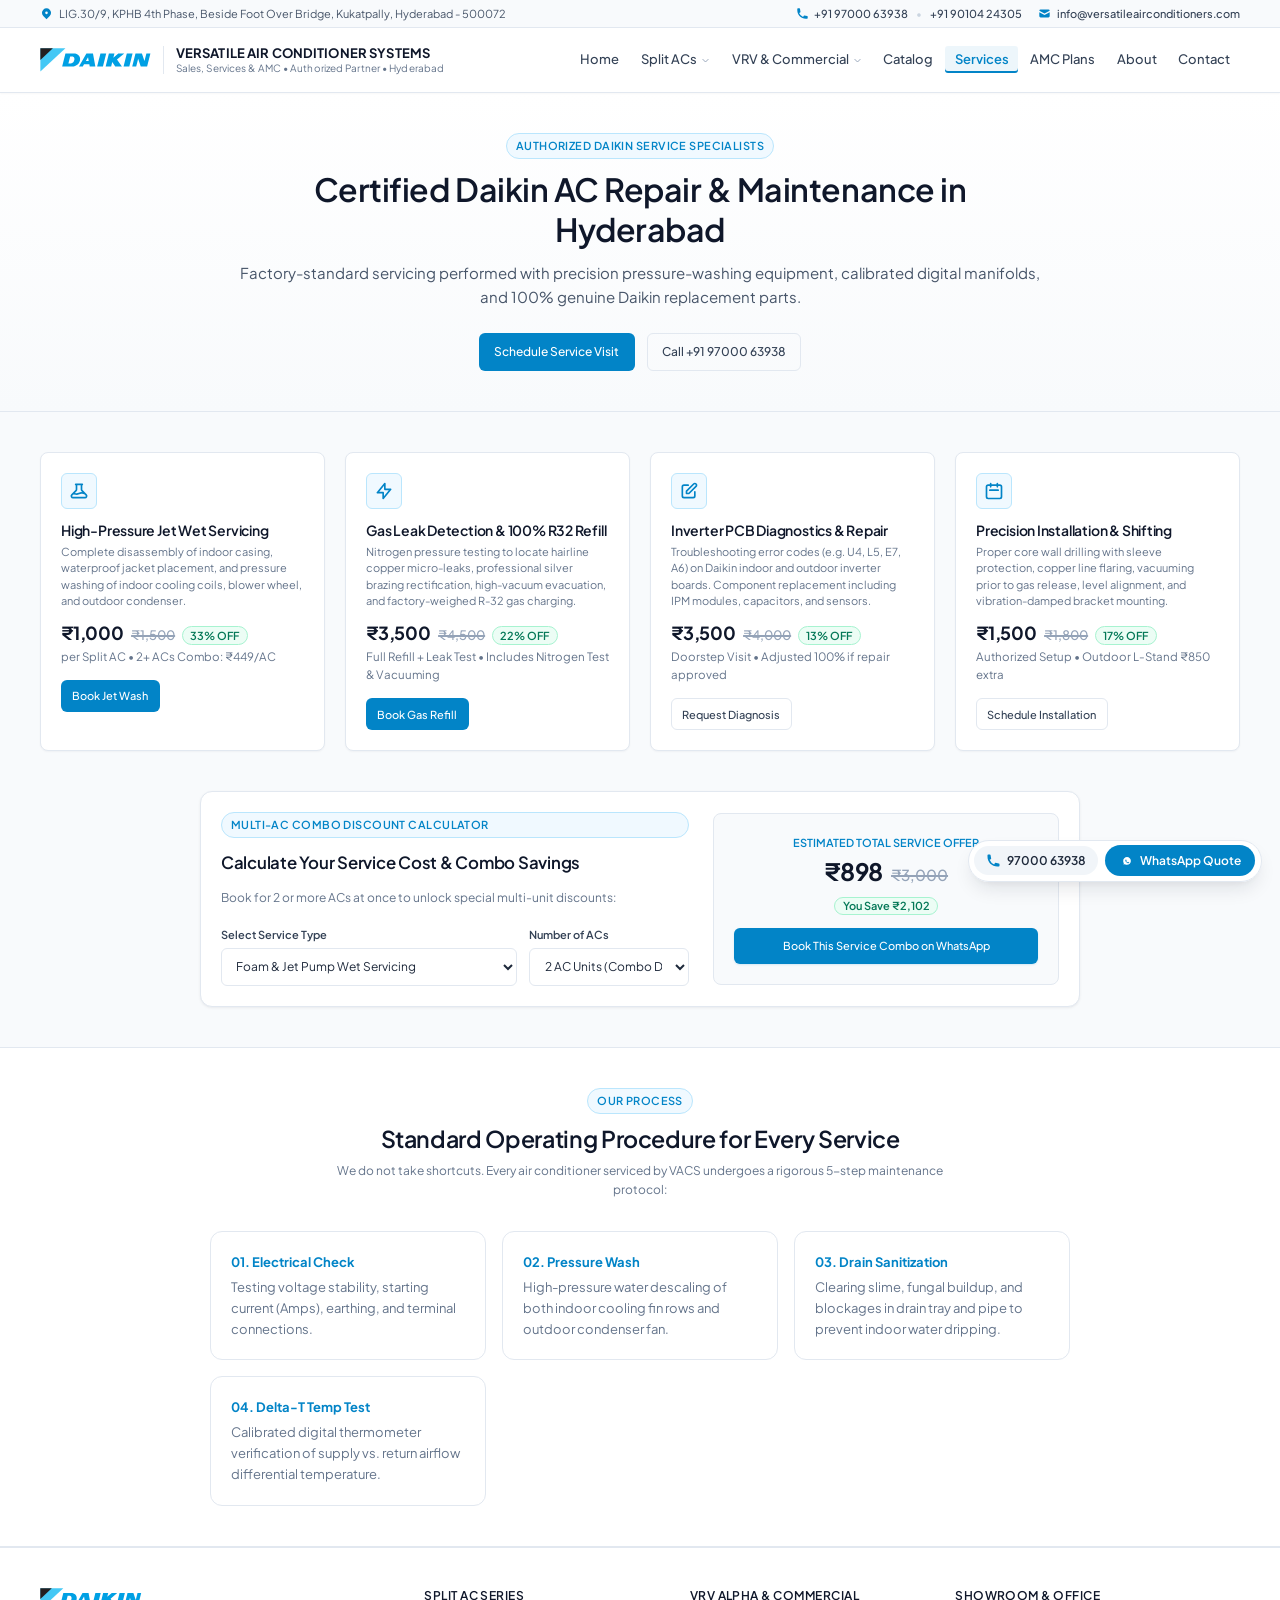
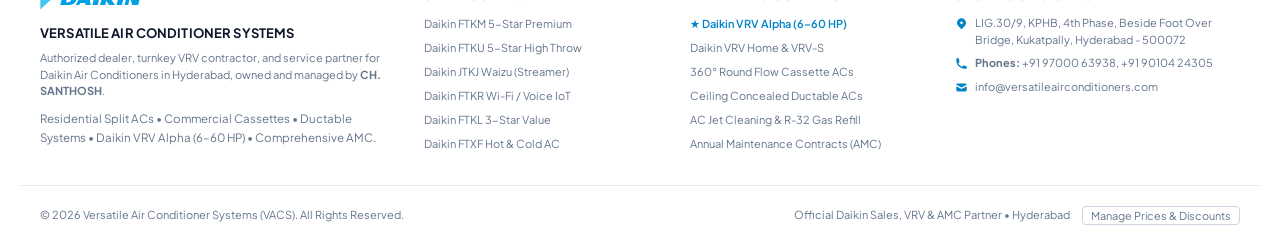
<file: services.html>
<!DOCTYPE html>
<html lang="en">
<head>
  <meta charset="UTF-8">
  <meta name="viewport" content="width=device-width, initial-scale=1.0">
  <title>Authorized Daikin AC Service, Foam Jet Cleaning, R-32 Gas Refill & PCB Repair in Hyderabad | VACS</title>
  <meta name="description" content="Certified Daikin AC Service & Repair in Kukatpally, KPHB, Miyapur, Madhapur, Gachibowli & all of Hyderabad. 4-Hour response for Foam & Jet Pump Wet Wash (₹499), R-32/R-410A Gas Charging (₹2,299), Inverter PCB Repair & Precision Copper Piping Installation. Call +91 97000 63938.">

  <!-- Open Graph / WhatsApp / Facebook / LinkedIn Link Preview (Placed at top of <head> for WhatsApp crawler) -->
  <meta property="og:type" content="website">
  <meta property="og:site_name" content="Versatile Air Conditioner Systems (Authorized Daikin Showroom)">
  <meta property="og:locale" content="en_IN">
  <meta property="og:url" content="https://versatileairconditioners.com/services">
  <meta property="og:title" content="Authorized Daikin AC Service, Jet Wash (₹499) & Gas Refill in Hyderabad">
  <meta property="og:description" content="4-Hour Daikin AC Service across Hyderabad: Foam Jet Pump Wet Wash (₹499), 100% Pure R-32 Gas Refill (₹2,299), Inverter PCB Repair & Installation.">
  <meta property="og:image" content="https://versatileairconditioners.com/assets/images/vacs-og-share-1200x630.jpg">
  <meta property="og:image:secure_url" content="https://versatileairconditioners.com/assets/images/vacs-og-share-1200x630.jpg">
  <meta property="og:image:type" content="image/jpeg">
  <meta property="og:image:width" content="1200">
  <meta property="og:image:height" content="630">
  <meta property="og:image:alt" content="Authorized Daikin AC Service, Jet Wash (₹499) & Gas Refill in Hyderabad">

  <!-- Twitter / X Large Image Card -->
  <meta name="twitter:card" content="summary_large_image">
  <meta name="twitter:title" content="Authorized Daikin AC Service, Jet Wash (₹499) & Gas Refill in Hyderabad">
  <meta name="twitter:description" content="4-Hour Daikin AC Service across Hyderabad: Foam Jet Pump Wet Wash (₹499), 100% Pure R-32 Gas Refill (₹2,299), Inverter PCB Repair & Installation.">
  <meta name="twitter:image" content="https://versatileairconditioners.com/assets/images/vacs-og-share-1200x630.jpg">
  <meta name="twitter:image:alt" content="Authorized Daikin AC Service, Jet Wash (₹499) & Gas Refill in Hyderabad">

  <!-- Schema.org Microdata / Legacy Link Preview Fallbacks -->
  <meta itemprop="name" content="Authorized Daikin AC Service, Jet Wash (₹499) & Gas Refill in Hyderabad">
  <meta itemprop="description" content="4-Hour Daikin AC Service across Hyderabad: Foam Jet Pump Wet Wash (₹499), 100% Pure R-32 Gas Refill (₹2,299), Inverter PCB Repair & Installation.">
  <meta itemprop="image" content="https://versatileairconditioners.com/assets/images/vacs-og-share-1200x630.jpg">
  <link rel="image_src" href="https://versatileairconditioners.com/assets/images/vacs-og-share-1200x630.jpg">

  <!-- Search Engine & Local Hyderabad Geo-Targeting Meta -->
  <meta name="keywords" content="Daikin AC Service Hyderabad, AC Jet Wash Kukatpally, Daikin AC Gas Filling Price Hyderabad, R32 Gas Refill Hyderabad, Daikin AC Installation Charges Hyderabad, Inverter AC PCB Repair Hyderabad, AC Repair Near Me KPHB Miyapur Madhapur Gachibowli Kondapur">
  <meta name="author" content="Versatile Air Conditioner Systems (CH. Santhosh)">
  <meta name="robots" content="index, follow, max-image-preview:large, max-snippet:-1, max-video-preview:-1">
  <meta name="googlebot" content="index, follow, max-image-preview:large, max-snippet:-1, max-video-preview:-1">
  <meta name="geo.region" content="IN-TG">
  <meta name="geo.placename" content="Kukatpally, Hyderabad, Telangana">
  <meta name="geo.position" content="17.4939;78.3970">
  <meta name="ICBM" content="17.4939, 78.3970">
  <meta name="theme-color" content="#0284c7">
  <meta name="format-detection" content="telephone=yes">

  <!-- Canonical & Google Search Compliant 1:1 Square Favicons -->
  <link rel="canonical" href="https://versatileairconditioners.com/services">
  <link rel="icon" type="image/png" sizes="48x48" href="assets/images/favicon-48.png">
  <link rel="icon" type="image/png" sizes="192x192" href="assets/images/favicon-192.png">
  <link rel="apple-touch-icon" sizes="180x180" href="assets/images/apple-touch-icon.png">
  <link rel="icon" type="image/svg+xml" href="assets/images/daikin-logo.svg">
  <link rel="manifest" href="site.webmanifest">

  <!-- Performance Preconnect & Stylesheet -->
  <link rel="preconnect" href="https://fonts.googleapis.com">
  <link rel="preconnect" href="https://fonts.gstatic.com" crossorigin>
  <link rel="stylesheet" href="css/style.css?v=2.2">

  <!-- Structured Data (Schema.org JSON-LD for Google Rich Results & Local Pack) -->
  <script type="application/ld+json">
{
  "@context": "https://schema.org",
  "@graph": [
    {
      "@type": [
        "HVACBusiness",
        "Store",
        "HomeAndConstructionBusiness"
      ],
      "@id": "https://versatileairconditioners.com/#organization",
      "name": "Versatile Air Conditioner Systems",
      "alternateName": [
        "VACS Daikin Showroom Hyderabad",
        "Work Daikin Airconditioning VERSATILE AIR CONDITIONER SYSTEMS"
      ],
      "description": "Authorized Daikin Air Conditioners Showroom, Turnkey VRV Alpha Contractor, and Certified AC Service & AMC Partner in Kukatpally, Hyderabad led by CH. Santhosh.",
      "url": "https://versatileairconditioners.com/",
      "logo": "https://versatileairconditioners.com/assets/images/favicon-192.png",
      "image": "https://versatileairconditioners.com/assets/images/vacs-og-share-1200x630.jpg",
      "telephone": "+919700063938",
      "contactPoint": [
        {
          "@type": "ContactPoint",
          "telephone": "+91-9700063938",
          "contactType": "sales",
          "areaServed": "IN-TG",
          "availableLanguage": [
            "en",
            "te",
            "hi"
          ]
        },
        {
          "@type": "ContactPoint",
          "telephone": "+91-9010424305",
          "contactType": "customer service",
          "areaServed": "IN-TG",
          "availableLanguage": [
            "en",
            "te",
            "hi"
          ]
        }
      ],
      "email": "info@versatileairconditioners.com",
      "founder": {
        "@type": "Person",
        "name": "CH. SANTHOSH",
        "jobTitle": "Proprietor & Lead HVAC Engineer"
      },
      "priceRange": "₹23,500 - ₹3,25,000",
      "currenciesAccepted": "INR",
      "paymentAccepted": "Cash, UPI, Credit Card, Debit Card, Bajaj Finserv No-Cost EMI, Bank Transfer",
      "hasMap": "https://maps.app.goo.gl/npbQBWoZHJJzq378A?g_st=awb",
      "sameAs": [
        "https://maps.app.goo.gl/npbQBWoZHJJzq378A?g_st=awb"
      ],
      "address": {
        "@type": "PostalAddress",
        "streetAddress": "LIG.30/9, Service Rd, Beside Foot Over Bridge, KPHB 4th Phase, Kukatpally",
        "addressLocality": "Hyderabad",
        "addressRegion": "Telangana",
        "postalCode": "500072",
        "addressCountry": "IN"
      },
      "geo": {
        "@type": "GeoCoordinates",
        "latitude": 17.4939,
        "longitude": 78.397
      },
      "areaServed": [
        {
          "@type": "City",
          "name": "Hyderabad"
        },
        {
          "@type": "City",
          "name": "Kukatpally"
        },
        {
          "@type": "City",
          "name": "KPHB Colony"
        },
        {
          "@type": "City",
          "name": "Miyapur"
        },
        {
          "@type": "City",
          "name": "Madhapur"
        },
        {
          "@type": "City",
          "name": "Hitech City"
        },
        {
          "@type": "City",
          "name": "Gachibowli"
        },
        {
          "@type": "City",
          "name": "Kondapur"
        },
        {
          "@type": "City",
          "name": "Jubilee Hills"
        },
        {
          "@type": "City",
          "name": "Banjara Hills"
        },
        {
          "@type": "City",
          "name": "Nizampet"
        },
        {
          "@type": "City",
          "name": "Bachupally"
        },
        {
          "@type": "City",
          "name": "Chandanagar"
        },
        {
          "@type": "City",
          "name": "Pragathi Nagar"
        },
        {
          "@type": "City",
          "name": "Moosapet"
        },
        {
          "@type": "City",
          "name": "Balanagar"
        },
        {
          "@type": "City",
          "name": "Ameerpet"
        },
        {
          "@type": "City",
          "name": "Begumpet"
        },
        {
          "@type": "City",
          "name": "Secunderabad"
        },
        {
          "@type": "City",
          "name": "Kompally"
        },
        {
          "@type": "City",
          "name": "Manikonda"
        },
        {
          "@type": "City",
          "name": "Kokapet"
        },
        {
          "@type": "City",
          "name": "Financial District"
        },
        {
          "@type": "City",
          "name": "Narsingi"
        },
        {
          "@type": "City",
          "name": "Tellapur"
        }
      ],
      "openingHoursSpecification": {
        "@type": "OpeningHoursSpecification",
        "dayOfWeek": [
          "Monday",
          "Tuesday",
          "Wednesday",
          "Thursday",
          "Friday",
          "Saturday",
          "Sunday"
        ],
        "opens": "09:30",
        "closes": "21:00"
      },
      "brand": {
        "@type": "Brand",
        "name": "Daikin"
      },
      "makesOffer": {
        "@type": "AggregateOffer",
        "priceCurrency": "INR",
        "lowPrice": "23500",
        "highPrice": "325000",
        "offerCount": "47"
      }
    },
    {
      "@type": "Service",
      "name": "Authorized Daikin AC Foam Jet Service, R-32 Gas Charging, PCB Repair & Installation",
      "provider": {
        "@id": "https://versatileairconditioners.com/#organization"
      },
      "areaServed": "Hyderabad, Telangana",
      "hasOfferCatalog": {
        "@type": "OfferCatalog",
        "name": "Daikin AC Services in Hyderabad",
        "itemListElement": [
          {
            "@type": "Offer",
            "itemOffered": {
              "@type": "Service",
              "name": "Foam & High-Pressure Jet Pump Wet Service"
            },
            "price": "499",
            "priceCurrency": "INR"
          },
          {
            "@type": "Offer",
            "itemOffered": {
              "@type": "Service",
              "name": "100% Pure R-32 / R-410A Refrigerant Gas Charging"
            },
            "price": "2299",
            "priceCurrency": "INR"
          },
          {
            "@type": "Offer",
            "itemOffered": {
              "@type": "Service",
              "name": "Standard Split AC Installation with Vacuuming"
            },
            "price": "1499",
            "priceCurrency": "INR"
          },
          {
            "@type": "Offer",
            "itemOffered": {
              "@type": "Service",
              "name": "Inverter PCB Diagnostics & Component Repair"
            },
            "price": "1499",
            "priceCurrency": "INR"
          }
        ]
      }
    },
    {
      "@type": "BreadcrumbList",
      "itemListElement": [
        {
          "@type": "ListItem",
          "position": 1,
          "name": "Home",
          "item": "https://versatileairconditioners.com/"
        },
        {
          "@type": "ListItem",
          "position": 2,
          "name": "Daikin AC Service & Repair",
          "item": "https://versatileairconditioners.com/services"
        }
      ]
    }
  ]
}
  </script>
</head>
<body>

    <!-- Topbar -->
  <div class="site-topbar">
    <div class="container topbar-content">
      <div class="topbar-left">
        <span class="topbar-item">
          <svg fill="currentColor" viewBox="0 0 20 20"><path d="M5.05 4.05a7 7 0 119.9 9.9L10 18.9l-4.95-4.95a7 7 0 010-9.9zM10 11a2 2 0 100-4 2 2 0 000 4z"/></svg>
          <span>LIG.30/9, KPHB 4th Phase, Beside Foot Over Bridge, Kukatpally, Hyderabad - 500072</span>
        </span>
      </div>
      <div class="topbar-right">
        <span class="topbar-item">
          <svg fill="currentColor" viewBox="0 0 20 20"><path d="M2 3a1 1 0 011-1h2.153a1 1 0 01.986.836l.74 4.435a1 1 0 01-.54 1.06l-1.548.773a11.037 11.037 0 006.105 6.105l.774-1.548a1 1 0 011.059-.54l4.435.74a1 1 0 01.836.986V17a1 1 0 01-1 1h-2C7.82 18 2 12.18 2 5V3z"/></svg>
          <a href="tel:+919700063938">+91 97000 63938</a>
          <span class="topbar-sep">•</span>
          <a href="tel:+919010424305">+91 90104 24305</a>
        </span>
        <span class="topbar-item topbar-email">
          <svg fill="currentColor" viewBox="0 0 20 20"><path d="M2.003 5.884L10 9.882l7.997-3.998A2 2 0 0016 4H4a2 2 0 00-1.997 1.884z"/><path d="M18 8.118l-8 4-8-4V14a2 2 0 002 2h12a2 2 0 002-2V8.118z"/></svg>
          <a href="mailto:info@versatileairconditioners.com">info@versatileairconditioners.com</a>
        </span>
      </div>
    </div>
  </div>

  <!-- Header -->
  <header class="site-header">
    <div class="container header-content">
      <!-- Brand Lockup -->
      <a href="/" class="brand-lockup">
        <svg viewBox="0 0 300 65" class="daikin-official-logo" aria-label="DAIKIN" role="img">
          <g transform="translate(-393.36411,-761.77017)">
            <g transform="matrix(1.812145,0,0,-1.812145,462.23619,762.77017)">
              <path fill="#44c8f5" d="m 0,0 -37.453,0 0,-34.554 L 0,0" />
            </g>
            <g transform="matrix(1.812145,0,0,-1.812145,428.29471,762.77017)">
              <path fill="#231f20" d="m 0,0 -18.724,0 0,-17.285 L 0,0" />
            </g>
            <g transform="matrix(1.812145,0,0,-1.812145,557.00956,776.36126)">
              <path fill="#00a0e4" d="m 0,0 -4.889,-19.547 8.638,0 L 8.634,0 0,0" />
            </g>
            <g transform="matrix(1.812145,0,0,-1.812145,521.25957,796.89105)">
              <path fill="#00a0e4" d="M 0,0 -1.981,0 1.213,5.639 2.249,0 0,0 Z m -1.229,11.331 -11.109,-19.546 5.713,0 1.844,3.258 7.931,0 0.591,-3.258 8.432,0 -3.584,19.546 -9.818,0" />
            </g>
            <g transform="matrix(1.812145,0,0,-1.812145,628.49506,776.36126)">
              <path fill="#00a0e4" d="m 0,0 -4.876,-19.547 8.636,0 L 8.637,0 0,0" />
            </g>
            <g transform="matrix(1.812145,0,0,-1.812145,621.50018,776.36126)">
              <path fill="#00a0e4" d="m 0,0 -8.851,0 -7.409,-6.394 1.617,6.394 -8.279,0 -4.876,-19.547 8.253,0 1.686,6.748 4.413,-6.748 9.99,0 L -10.855,-9.31 0,0" />
            </g>
            <g transform="matrix(1.812145,0,0,-1.812145,486.6186,792.45854)">
              <path fill="#00a0e4" d="m 0,0 c 0,0 -0.561,-6.349 -5.971,-6.349 l -3.061,0 2.696,10.543 2.778,0 C -2.564,4.188 0.313,3.93 0,0 Z m -0.438,8.874 -2.234,0.007 -10.808,0 -4.876,-19.539 10.732,0 4.246,-0.006 c 5.978,0 11.861,4.45 11.861,11.266 0,8.02 -8.921,8.272 -8.921,8.272" />
            </g>
            <g transform="matrix(1.812145,0,0,-1.812145,681.52929,776.35582)">
              <path fill="#00a0e4" d="M 0,0 -2.881,-11.51 -6.719,0 l -9.606,0 -4.88,-19.55 5.973,0 2.909,11.611 3.85,-11.611 9.565,0 L 5.979,0 0,0" />
            </g>
          </g>
        </svg>
        <div class="brand-divider"></div>
        <div class="brand-text-group">
          <span class="brand-title">VERSATILE AIR CONDITIONER SYSTEMS</span>
          <span class="brand-subtitle">Sales, Services &amp; AMC • Authorized Partner • Hyderabad</span>
        </div>
      </a>

      <!-- Desktop Navigation -->
      <nav class="main-nav">
        <a href="/" class="nav-link">Home</a>
        <div class="nav-dropdown">
          <a href="products?category=Split%20AC" class="nav-link">
            <span>Split ACs</span>
            <svg class="chevron" fill="none" stroke="currentColor" viewBox="0 0 24 24"><path stroke-linecap="round" stroke-linejoin="round" stroke-width="2.5" d="M19 9l-7 7-7-7"/></svg>
          </a>
          <div class="dropdown-menu">
            <span class="dropdown-header">Inverter Technologies</span>
            <a href="products?category=Split%20AC&amp;star=5%20Star" class="dropdown-item">5 Star Inverter (FTKM, FTKU, JTKJ)</a>
            <a href="products?category=Split%20AC&amp;star=4%20Star" class="dropdown-item">4 Star Inverter (FTXF Hot &amp; Cold)</a>
            <a href="products?category=Split%20AC&amp;star=3%20Star" class="dropdown-item">3 Star Inverter (FTKL, FTKC, FTKN)</a>
            <a href="products?category=Split%20AC&amp;star=2%20Star" class="dropdown-item">Non-Inverter Fixed Speed (FTQ, FTL)</a>
          </div>
        </div>
        <div class="nav-dropdown">
          <a href="vrv" class="nav-link">
            <span>VRV &amp; Commercial</span>
            <svg class="chevron" fill="none" stroke="currentColor" viewBox="0 0 24 24"><path stroke-linecap="round" stroke-linejoin="round" stroke-width="2.5" d="M19 9l-7 7-7-7"/></svg>
          </a>
          <div class="dropdown-menu">
            <span class="dropdown-header">Centralized &amp; Commercial HVAC</span>
            <a href="vrv" class="dropdown-item" style="font-weight: 600; color: #0284c7;">★ Daikin VRV Alpha &amp; VRV Projects</a>
            <a href="products?category=VRV%20Systems" class="dropdown-item">VRV Home &amp; VRV-S Multi-Split</a>
            <a href="products?category=Cassette%20AC" class="dropdown-item">Cassette ACs (1-Way &amp; 4-Way)</a>
            <a href="products?category=Ductable%20AC" class="dropdown-item">Ductable Package Systems</a>
            <a href="products?category=Air%20Purifiers" class="dropdown-item">Daikin Streamer Air Purifiers</a>
          </div>
        </div>
        <a href="products" class="nav-link">Catalog</a>
        <a href="services" class="nav-link active">Services</a>
        <a href="amc" class="nav-link">AMC Plans</a>
        <a href="about" class="nav-link">About</a>
        <a href="contact" class="nav-link">Contact</a>
      </nav>

      <!-- Actions -->
      <div class="header-actions">
        <button class="mobile-menu-btn" aria-label="Toggle navigation">
          <svg style="width: 20px; height: 20px;" fill="none" stroke="currentColor" viewBox="0 0 24 24"><path stroke-linecap="round" stroke-linejoin="round" stroke-width="2" d="M4 5h16M4 9.5h16M4 14h16M4 18.5h16"></path></svg>
        </button>
      </div>
    </div>
  </header>

  <!-- Service Hero -->
  <section class="hero-section" style="padding: 2.5rem 0;">
    <div class="container" style="max-width: 850px; text-align: center;">
      <span class="section-label">Authorized Daikin Service Specialists</span>
      <h1 style="margin-bottom: 0.75rem;">Certified Daikin AC Repair & Maintenance in Hyderabad</h1>
      <p style="font-size: 0.9375rem; color: #475569; margin-bottom: 1.5rem; line-height: 1.6;">
        Factory-standard servicing performed with precision pressure-washing equipment, calibrated digital manifolds, and 100% genuine Daikin replacement parts.
      </p>
      <div style="display: flex; justify-content: center; gap: 0.75rem; flex-wrap: wrap;">
        <button class="btn btn-primary" data-wa-action="service">Schedule Service Visit</button>
        <a href="tel:+919700063938" class="btn btn-outline">Call +91 97000 63938</a>
      </div>
    </div>
  </section>

  <!-- Service Offerings Grid -->
  <section class="section">
    <div class="container">
      <div class="services-grid" style="grid-template-columns: repeat(auto-fit, minmax(265px, 1fr)); margin-bottom: 2.5rem;">
        <!-- Service 1 -->
        <div class="service-card">
          <div class="service-icon">
            <svg style="width: 20px; height: 20px;" fill="none" stroke="currentColor" viewBox="0 0 24 24"><path stroke-linecap="round" stroke-linejoin="round" stroke-width="2" d="M19.428 15.428a2 2 0 00-1.022-.547l-2.387-.477a6 6 0 00-3.86.517l-.318.158a6 6 0 01-3.86.517L6.05 15.21a2 2 0 00-1.806.547M8 4h8l-1 1v5.172a2 2 0 00.586 1.414l5 5c1.26 1.26.367 3.414-1.415 3.414H4.828c-1.782 0-2.674-2.154-1.414-3.414l5-5A2 2 0 009 10.172V5L8 4z"></path></svg>
          </div>
          <h3 class="service-title">High-Pressure Jet Wet Servicing</h3>
          <p class="service-desc">Complete disassembly of indoor casing, waterproof jacket placement, and pressure washing of indoor cooling coils, blower wheel, and outdoor condenser.</p>
          <div data-service-price="jet-wash" style="margin-bottom: 0.85rem;"></div>
          <button class="btn btn-primary btn-sm" data-wa-action="service">Book Jet Wash</button>
        </div>

        <!-- Service 2 -->
        <div class="service-card">
          <div class="service-icon">
            <svg style="width: 20px; height: 20px;" fill="none" stroke="currentColor" viewBox="0 0 24 24"><path stroke-linecap="round" stroke-linejoin="round" stroke-width="2" d="M13 10V3L4 14h7v7l9-11h-7z"></path></svg>
          </div>
          <h3 class="service-title">Gas Leak Detection &amp; 100% R32 Refill</h3>
          <p class="service-desc">Nitrogen pressure testing to locate hairline copper micro-leaks, professional silver brazing rectification, high-vacuum evacuation, and factory-weighed R-32 gas charging.</p>
          <div data-service-price="gas-refill" style="margin-bottom: 0.85rem;"></div>
          <button class="btn btn-primary btn-sm" data-wa-action="service">Book Gas Refill</button>
        </div>

        <!-- Service 3 -->
        <div class="service-card">
          <div class="service-icon">
            <svg style="width: 20px; height: 20px;" fill="none" stroke="currentColor" viewBox="0 0 24 24"><path stroke-linecap="round" stroke-linejoin="round" stroke-width="2" d="M11 5H6a2 2 0 00-2 2v11a2 2 0 002 2h11a2 2 0 002-2v-5m-1.414-9.414a2 2 0 112.828 2.828L11.828 15H9v-2.828l8.586-8.586z"></path></svg>
          </div>
          <h3 class="service-title">Inverter PCB Diagnostics &amp; Repair</h3>
          <p class="service-desc">Troubleshooting error codes (e.g. U4, L5, E7, A6) on Daikin indoor and outdoor inverter boards. Component replacement including IPM modules, capacitors, and sensors.</p>
          <div data-service-price="pcb-repair" style="margin-bottom: 0.85rem;"></div>
          <button class="btn btn-outline btn-sm" data-wa-action="service">Request Diagnosis</button>
        </div>

        <!-- Service 4 -->
        <div class="service-card">
          <div class="service-icon">
            <svg style="width: 20px; height: 20px;" fill="none" stroke="currentColor" viewBox="0 0 24 24"><path stroke-linecap="round" stroke-linejoin="round" stroke-width="2" d="M8 7V3m8 4V3m-9 8h10M5 21h14a2 2 0 002-2V7a2 2 0 00-2-2H5a2 2 0 00-2 2v12a2 2 0 002 2z"></path></svg>
          </div>
          <h3 class="service-title">Precision Installation &amp; Shifting</h3>
          <p class="service-desc">Proper core wall drilling with sleeve protection, copper line flaring, vacuuming prior to gas release, level alignment, and vibration-damped bracket mounting.</p>
          <div data-service-price="installation" style="margin-bottom: 0.85rem;"></div>
          <button class="btn btn-outline btn-sm" data-wa-action="service">Schedule Installation</button>
        </div>
      </div>

      <!-- Interactive Multi-AC Service Cost Calculator -->
      <div class="hero-card" style="max-width: 880px; margin: 0 auto;">
        <div class="calc-split-layout" style="align-items: center;">
          <form id="serviceBookingCalcForm" class="calc-form">
            <span class="section-label" style="margin-bottom: 0.2rem;">Multi-AC Combo Discount Calculator</span>
            <h3 style="font-size: 1.05rem; margin-bottom: 0.25rem;">Calculate Your Service Cost &amp; Combo Savings</h3>
            <p style="font-size: 0.75rem; color: #64748b; margin-bottom: 0.5rem;">Book for 2 or more ACs at once to unlock special multi-unit discounts:</p>
            <div style="display: grid; grid-template-columns: 1.3fr 0.7fr; gap: 0.75rem;">
              <div class="form-group">
                <label class="form-label" for="srvTypeSelect">Select Service Type</label>
                <select id="srvTypeSelect" class="form-control">
                  <option value="jet-wash" selected>Foam &amp; Jet Pump Wet Servicing</option>
                  <option value="gas-refill">R-32 / R-410A Full Gas Charging</option>
                  <option value="installation">Standard Split AC Installation</option>
                  <option value="pcb-repair">Inverter PCB Inspection &amp; Diagnosis</option>
                </select>
              </div>
              <div class="form-group">
                <label class="form-label" for="srvUnitCount">Number of ACs</label>
                <select id="srvUnitCount" class="form-control">
                  <option value="1">1 AC Unit</option>
                  <option value="2" selected>2 AC Units (Combo Deal)</option>
                  <option value="3">3 AC Units (Combo Deal)</option>
                  <option value="4">4 AC Units (Combo Deal)</option>
                  <option value="5">5 AC Units (Combo Deal)</option>
                </select>
              </div>
            </div>
          </form>

          <div class="calc-output-card" style="text-align: center;">
            <div style="font-size: 0.6875rem; font-weight: 600; text-transform: uppercase; color: #0284c7;">Estimated Total Service Offer</div>
            <div style="display: flex; align-items: baseline; justify-content: center; gap: 0.5rem; margin: 0.35rem 0;">
              <span id="srvCalcTotalOffer" class="price-selling" style="font-size: 1.5rem;">₹898</span>
              <span id="srvCalcTotalMrp" class="price-mrp-strike" style="font-size: 0.95rem;">₹1,598</span>
            </div>
            <div style="margin-bottom: 0.75rem;"><span id="srvCalcSaved" class="price-discount-pill">You Save ₹700</span></div>
            <button type="button" id="srvCalcBookWaBtn" class="btn btn-whatsapp btn-sm" style="width: 100%; justify-content: center; height: 36px;">
              <span>Book This Service Combo on WhatsApp</span>
            </button>
          </div>
        </div>
      </div>
    </div>
  </section>

  <!-- Service Workflow / Quality Assurance -->
  <section class="section section-alt">
    <div class="container" style="max-width: 900px;">
      <div class="section-header">
        <span class="section-label">Our Process</span>
        <h2>Standard Operating Procedure for Every Service</h2>
        <p>We do not take shortcuts. Every air conditioner serviced by VACS undergoes a rigorous 5-step maintenance protocol:</p>
      </div>

      <div style="display: grid; grid-template-columns: repeat(auto-fit, minmax(240px, 1fr)); gap: 1rem;">
        <div class="hero-card" style="box-shadow: none;">
          <div style="font-size: 0.8125rem; font-weight: 700; color: #0284c7; margin-bottom: 0.25rem;">01. Electrical Check</div>
          <p style="font-size: 0.8125rem; color: #64748b;">Testing voltage stability, starting current (Amps), earthing, and terminal connections.</p>
        </div>
        <div class="hero-card" style="box-shadow: none;">
          <div style="font-size: 0.8125rem; font-weight: 700; color: #0284c7; margin-bottom: 0.25rem;">02. Pressure Wash</div>
          <p style="font-size: 0.8125rem; color: #64748b;">High-pressure water descaling of both indoor cooling fin rows and outdoor condenser fan.</p>
        </div>
        <div class="hero-card" style="box-shadow: none;">
          <div style="font-size: 0.8125rem; font-weight: 700; color: #0284c7; margin-bottom: 0.25rem;">03. Drain Sanitization</div>
          <p style="font-size: 0.8125rem; color: #64748b;">Clearing slime, fungal buildup, and blockages in drain tray and pipe to prevent indoor water dripping.</p>
        </div>
        <div class="hero-card" style="box-shadow: none;">
          <div style="font-size: 0.8125rem; font-weight: 700; color: #0284c7; margin-bottom: 0.25rem;">04. Delta-T Temp Test</div>
          <p style="font-size: 0.8125rem; color: #64748b;">Calibrated digital thermometer verification of supply vs. return airflow differential temperature.</p>
        </div>
      </div>
    </div>
  </section>

  <!-- Footer -->
    <footer class="site-footer">
    <div class="container footer-grid">
      <div class="footer-col">
        <div style="margin-bottom: 0.85rem;">
          <svg viewBox="0 0 300 65" style="height: 22px; width: auto; display: block;" aria-label="DAIKIN" role="img">
            <g transform="translate(-393.36411,-761.77017)">
              <g transform="matrix(1.812145,0,0,-1.812145,462.23619,762.77017)">
                <path fill="#44c8f5" d="m 0,0 -37.453,0 0,-34.554 L 0,0" />
              </g>
              <g transform="matrix(1.812145,0,0,-1.812145,428.29471,762.77017)">
                <path fill="#231f20" d="m 0,0 -18.724,0 0,-17.285 L 0,0" />
              </g>
              <g transform="matrix(1.812145,0,0,-1.812145,557.00956,776.36126)">
                <path fill="#00a0e4" d="m 0,0 -4.889,-19.547 8.638,0 L 8.634,0 0,0" />
              </g>
              <g transform="matrix(1.812145,0,0,-1.812145,521.25957,796.89105)">
                <path fill="#00a0e4" d="M 0,0 -1.981,0 1.213,5.639 2.249,0 0,0 Z m -1.229,11.331 -11.109,-19.546 5.713,0 1.844,3.258 7.931,0 0.591,-3.258 8.432,0 -3.584,19.546 -9.818,0" />
              </g>
              <g transform="matrix(1.812145,0,0,-1.812145,628.49506,776.36126)">
                <path fill="#00a0e4" d="m 0,0 -4.876,-19.547 8.636,0 L 8.637,0 0,0" />
              </g>
              <g transform="matrix(1.812145,0,0,-1.812145,621.50018,776.36126)">
                <path fill="#00a0e4" d="m 0,0 -8.851,0 -7.409,-6.394 1.617,6.394 -8.279,0 -4.876,-19.547 8.253,0 1.686,6.748 4.413,-6.748 9.99,0 L -10.855,-9.31 0,0" />
              </g>
              <g transform="matrix(1.812145,0,0,-1.812145,486.6186,792.45854)">
                <path fill="#00a0e4" d="m 0,0 c 0,0 -0.561,-6.349 -5.971,-6.349 l -3.061,0 2.696,10.543 2.778,0 C -2.564,4.188 0.313,3.93 0,0 Z m -0.438,8.874 -2.234,0.007 -10.808,0 -4.876,-19.539 10.732,0 4.246,-0.006 c 5.978,0 11.861,4.45 11.861,11.266 0,8.02 -8.921,8.272 -8.921,8.272" />
              </g>
              <g transform="matrix(1.812145,0,0,-1.812145,681.52929,776.35582)">
                <path fill="#00a0e4" d="M 0,0 -2.881,-11.51 -6.719,0 l -9.606,0 -4.88,-19.55 5.973,0 2.909,11.611 3.85,-11.611 9.565,0 L 5.979,0 0,0" />
              </g>
            </g>
          </svg>
        </div>
        <div style="font-size: 0.8125rem; font-weight: 700; color: #0f172a; margin-bottom: 0.4rem; letter-spacing: 0.01em;">VERSATILE AIR CONDITIONER SYSTEMS</div>
        <p style="margin-bottom: 0.65rem; line-height: 1.5;">
          Authorized dealer, turnkey VRV contractor, and service partner for Daikin Air Conditioners in Hyderabad, owned and managed by <strong>CH. SANTHOSH</strong>.
        </p>
        <p style="font-size: 0.72rem; color: #64748b;">
          Residential Split ACs • Commercial Cassettes • Ductable Systems • Daikin VRV Alpha (6–60 HP) • Comprehensive AMC.
        </p>
      </div>

      <div class="footer-col">
        <h4>Split AC Series</h4>
        <ul class="footer-links">
          <li><a href="products?category=Split%20AC&amp;series=FTKM%20Series">Daikin FTKM 5-Star Premium</a></li>
          <li><a href="products?category=Split%20AC&amp;series=FTKU%20Series">Daikin FTKU 5-Star High Throw</a></li>
          <li><a href="products?category=Split%20AC&amp;series=JTKJ%20Series">Daikin JTKJ Waizu (Streamer)</a></li>
          <li><a href="products?category=Split%20AC&amp;series=FTKR%20Series">Daikin FTKR Wi-Fi / Voice IoT</a></li>
          <li><a href="products?category=Split%20AC&amp;series=FTKL%20Series">Daikin FTKL 3-Star Value</a></li>
          <li><a href="products?category=Split%20AC&amp;series=FTXF%20Series">Daikin FTXF Hot &amp; Cold AC</a></li>
        </ul>
      </div>

      <div class="footer-col">
        <h4>VRV Alpha &amp; Commercial</h4>
        <ul class="footer-links">
          <li><a href="vrv" style="color: #0284c7; font-weight: 600;">★ Daikin VRV Alpha (6–60 HP)</a></li>
          <li><a href="products?category=VRV%20Systems">Daikin VRV Home &amp; VRV-S</a></li>
          <li><a href="products?category=Cassette%20AC">360° Round Flow Cassette ACs</a></li>
          <li><a href="products?category=Ductable%20AC">Ceiling Concealed Ductable ACs</a></li>
          <li><a href="services">AC Jet Cleaning &amp; R-32 Gas Refill</a></li>
          <li><a href="amc">Annual Maintenance Contracts (AMC)</a></li>
        </ul>
      </div>

      <div class="footer-col">
        <h4>Showroom &amp; Office</h4>
        <div class="footer-contact-list">
          <div class="footer-contact-item">
            <svg viewBox="0 0 20 20" fill="currentColor"><path d="M5.05 4.05a7 7 0 119.9 9.9L10 18.9l-4.95-4.95a7 7 0 010-9.9zM10 11a2 2 0 100-4 2 2 0 000 4z"/></svg>
            <span>LIG.30/9, KPHB, 4th Phase, Beside Foot Over Bridge, Kukatpally, Hyderabad - 500072</span>
          </div>
          <div class="footer-contact-item">
            <svg viewBox="0 0 20 20" fill="currentColor"><path d="M2 3a1 1 0 011-1h2.153a1 1 0 01.986.836l.74 4.435a1 1 0 01-.54 1.06l-1.548.773a11.037 11.037 0 006.105 6.105l.774-1.548a1 1 0 011.059-.54l4.435.74a1 1 0 01.836.986V17a1 1 0 01-1 1h-2C7.82 18 2 12.18 2 5V3z"/></svg>
            <span><strong>Phones:</strong> <a href="tel:+919700063938">+91 97000 63938</a>, <a href="tel:+919010424305">+91 90104 24305</a></span>
          </div>
          <div class="footer-contact-item">
            <svg viewBox="0 0 20 20" fill="currentColor"><path d="M2.003 5.884L10 9.882l7.997-3.998A2 2 0 0016 4H4a2 2 0 00-1.997 1.884z"/><path d="M18 8.118l-8 4-8-4V14a2 2 0 002 2h12a2 2 0 002-2V8.118z"/></svg>
            <span><a href="mailto:info@versatileairconditioners.com">info@versatileairconditioners.com</a></span>
          </div>
        </div>
      </div>
    </div>

    <div class="container footer-bottom">
      <div>
        &copy; <span class="current-year"></span> Versatile Air Conditioner Systems (VACS). All Rights Reserved.
      </div>
      <div style="display: flex; align-items: center; justify-content: center; flex-wrap: wrap; gap: 0.75rem;">
        <span>Official Daikin Sales, VRV &amp; AMC Partner • Hyderabad</span>
        <button type="button" onclick="window.openPriceConfigurator && window.openPriceConfigurator()" style="background: none; border: 1px solid #cbd5e1; border-radius: 4px; padding: 2px 8px; font-size: 0.68rem; color: #64748b; cursor: pointer;">Manage Prices &amp; Discounts</button>
      </div>
    </div>
  </footer>

  <script src="data/products-data.js"></script>
  <script src="data/pricing-config.js"></script>
  <script src="js/app.js?v=2.2"></script>
</body>
</html>
</file>
<file: css/style.css>
/* ==========================================================================
   VERSATILE AIR CONDITIONER SYSTEMS (VACS) - OFFICIAL CORPORATE STYLESHEET
   UI/UX: Decent, Elegant Corporate Showroom Aesthetic
   No harsh colors, restrained typography, precision alignments, zero text wrapping
   ========================================================================== */

@import url('https://fonts.googleapis.com/css2?family=Plus+Jakarta+Sans:wght@300;400;500;600;700&display=swap');

:root {
  /* Subtle, Official Corporate Palette */
  --color-primary: #0284c7;        /* Soft Daikin Sky Blue */
  --color-primary-hover: #0369a1;  /* Deep Professional Cerulean */
  --color-primary-light: #f0f9ff;  /* Soft Frost Ice Tint */
  --color-primary-border: #bae6fd; /* Delicate Border */

  --color-slate-900: #0f172a;      /* Executive Dark Slate */
  --color-slate-800: #1e293b;
  --color-slate-700: #334155;
  --color-slate-600: #475569;      /* Readable Body */
  --color-slate-500: #64748b;      /* Captions & Subtitles */
  --color-slate-400: #94a3b8;
  --color-slate-300: #cbd5e1;
  --color-slate-200: #e2e8f0;      /* Hairline Dividers */
  --color-slate-100: #f1f5f9;      /* Subtle Neutral Fill */
  --color-slate-50:  #f8fafc;      /* Canvas Background */
  --color-white:     #ffffff;

  --color-emerald:       #059669;  /* Restrained Warranty/Star Green */
  --color-emerald-light: #ecfdf5;
  --color-emerald-border:#a7f3d0;

  /* Restrained Typography Scale */
  --font-family: 'Plus Jakarta Sans', -apple-system, BlinkMacSystemFont, 'Segoe UI', Roboto, sans-serif;
  --text-2xs: 0.625rem;   /* 10px */
  --text-xs: 0.6875rem;   /* 11px */
  --text-sm: 0.75rem;     /* 12px */
  --text-base: 0.875rem;  /* 14px */
  --text-md: 0.9375rem;   /* 15px */
  --text-lg: 1.0625rem;   /* 17px */
  --text-xl: 1.25rem;     /* 20px */
  --text-2xl: 1.5rem;     /* 24px */
  --text-3xl: 1.875rem;   /* 30px */

  /* Radii & Elevation */
  --radius-xs: 3px;
  --radius-sm: 6px;
  --radius-md: 8px;
  --radius-lg: 12px;
  --radius-full: 9999px;

  --shadow-subtle: 0 1px 2px 0 rgba(15, 23, 42, 0.04);
  --shadow-card: 0 1px 3px 0 rgba(15, 23, 42, 0.06), 0 1px 2px -1px rgba(15, 23, 42, 0.04);
  --shadow-hover: 0 6px 12px -2px rgba(15, 23, 42, 0.08), 0 3px 6px -2px rgba(15, 23, 42, 0.04);
  --shadow-modal: 0 20px 25px -5px rgba(15, 23, 42, 0.1), 0 8px 10px -6px rgba(15, 23, 42, 0.05);

  --max-width: 1240px;
  --transition: all 0.2s cubic-bezier(0.16, 1, 0.3, 1);
}

/* ==========================================================================
   RESET & FOUNDATIONS
   ========================================================================== */
*, *::before, *::after {
  box-sizing: border-box;
  margin: 0;
  padding: 0;
}

html {
  font-size: 16px;
  scroll-behavior: smooth;
  -webkit-font-smoothing: antialiased;
  -moz-osx-font-smoothing: grayscale;
}

body {
  font-family: var(--font-family);
  font-size: var(--text-base);
  line-height: 1.6;
  color: var(--color-slate-600);
  background-color: var(--color-slate-50);
  overflow-x: hidden;
}

img {
  max-width: 100%;
  height: auto;
  display: block;
}

a {
  color: inherit;
  text-decoration: none;
  transition: var(--transition);
}

button, input, select, textarea {
  font-family: inherit;
  font-size: inherit;
}

.container {
  width: 100%;
  max-width: var(--max-width);
  margin-left: auto;
  margin-right: auto;
  padding-left: 1.25rem;
  padding-right: 1.25rem;
}

/* ==========================================================================
   TYPOGRAPHY
   ========================================================================== */
h1, h2, h3, h4, h5, h6 {
  color: var(--color-slate-900);
  font-weight: 600;
  line-height: 1.3;
  letter-spacing: -0.015em;
}

h1 {
  font-size: clamp(1.4rem, 2.5vw, 2rem);
  line-height: 1.25;
}

h2 {
  font-size: clamp(1.15rem, 2vw, 1.45rem);
}

h3 {
  font-size: var(--text-lg);
}

p {
  margin-bottom: 0.75rem;
}

p:last-child {
  margin-bottom: 0;
}

.section-label {
  display: inline-flex;
  align-items: center;
  gap: 0.35rem;
  font-size: var(--text-xs);
  font-weight: 600;
  text-transform: uppercase;
  letter-spacing: 0.04em;
  color: var(--color-primary);
  background-color: var(--color-primary-light);
  border: 1px solid var(--color-primary-border);
  padding: 0.2rem 0.55rem;
  border-radius: var(--radius-full);
  margin-bottom: 0.65rem;
}

/* ==========================================================================
   TOPBAR (Crisp, Perfectly Aligned Single Row)
   ========================================================================== */
.site-topbar {
  background-color: var(--color-slate-50);
  border-bottom: 1px solid var(--color-slate-200);
  font-size: var(--text-xs);
  color: var(--color-slate-600);
  padding: 0.35rem 0;
  line-height: 1.4;
}

.topbar-content {
  display: flex;
  justify-content: space-between;
  align-items: center;
  flex-wrap: nowrap;
  gap: 1rem;
}

.topbar-left, .topbar-right {
  display: flex;
  align-items: center;
  gap: 1rem;
  flex-shrink: 0;
}

.topbar-item {
  display: inline-flex;
  align-items: center;
  gap: 0.35rem;
  color: var(--color-slate-600);
  white-space: nowrap !important;
}

.topbar-item svg {
  width: 13px;
  height: 13px;
  color: var(--color-primary);
  flex-shrink: 0;
}

.topbar-item a {
  color: var(--color-slate-700);
  font-weight: 500;
}

.topbar-item a:hover {
  color: var(--color-primary);
}

.topbar-sep {
  color: var(--color-slate-300);
  margin: 0 0.15rem;
}

/* ==========================================================================
   OFFICIAL CORPORATE HEADER (Decent, Aligned, Zero Text Wrapping)
   ========================================================================== */
.site-header {
  background-color: #ffffff;
  border-bottom: 1px solid var(--color-slate-200);
  position: sticky;
  top: 0;
  z-index: 1000;
  box-shadow: 0 1px 2px rgba(15, 23, 42, 0.03);
}

.header-content {
  display: flex;
  justify-content: space-between;
  align-items: center;
  height: 64px;
  gap: 1rem;
  flex-wrap: nowrap;
}

/* Brand Lockup: Clean, Professional, Aligned */
.brand-lockup {
  display: inline-flex;
  align-items: center;
  gap: 0.75rem;
  text-decoration: none;
  flex-shrink: 0;
}

.daikin-official-logo {
  height: 24px;
  width: auto;
  aspect-ratio: 300 / 65;
  display: block;
  flex-shrink: 0;
}

.daikin-logo-mark, .daikin-brand-badge, .daikin-badge {
  display: inline-flex;
  align-items: center;
  gap: 0.35rem;
  flex-shrink: 0;
}

.daikin-logo-mark svg, .daikin-brand-badge svg, .daikin-badge svg {
  height: 18px;
  width: 25px;
  flex-shrink: 0;
}

.daikin-logo-mark span, .daikin-brand-badge span, .daikin-badge span, .daikin-wordmark {
  font-weight: 800;
  font-size: 1.25rem;
  letter-spacing: 0.04em;
  color: #0097e6;
  line-height: 1;
}

.brand-divider {
  width: 1px;
  height: 28px;
  background-color: var(--color-slate-200);
  flex-shrink: 0;
}

.brand-text-group, .brand-details, .brand-info {
  display: flex;
  flex-direction: column;
  justify-content: center;
}

.brand-title, .brand-name {
  font-size: 0.8125rem; /* 13px */
  font-weight: 700;
  color: var(--color-slate-900);
  line-height: 1.25;
  letter-spacing: 0.01em;
  white-space: nowrap !important;
}

.brand-subtitle, .brand-sub {
  font-size: var(--text-2xs);
  color: var(--color-slate-500);
  letter-spacing: 0.01em;
  white-space: nowrap !important;
  line-height: 1.2;
}

/* Desktop Navigation: Inline, Never Wrapped */
.main-nav {
  display: flex;
  align-items: center;
  gap: 0.15rem;
  margin-left: auto;
  flex-shrink: 0;
  flex-wrap: nowrap;
}

.nav-link {
  font-size: 0.8125rem; /* 13px */
  font-weight: 500;
  color: var(--color-slate-700);
  padding: 0.45rem 0.6rem;
  border-radius: var(--radius-xs);
  transition: color 0.15s ease, background-color 0.15s ease;
  display: inline-flex;
  align-items: center;
  gap: 0.25rem;
  white-space: nowrap !important; /* CRITICAL: Absolutely no wrapping */
  line-height: 1;
  position: relative;
  text-decoration: none;
}

.nav-link svg.chevron, .nav-link svg.nav-chevron {
  width: 9px;
  height: 9px;
  color: var(--color-slate-400);
  transition: transform 0.2s ease;
  flex-shrink: 0;
  margin-top: 1px;
}

.nav-link:hover {
  color: var(--color-primary);
  background-color: var(--color-slate-100);
}

.nav-link:hover svg.chevron, .nav-link:hover svg.nav-chevron {
  color: var(--color-primary);
  transform: translateY(1px);
}

/* Decent, Official Active State (Crisp bottom indicator - no chunky blue bubble) */
.nav-link.active {
  color: var(--color-primary);
  font-weight: 600;
  background-color: rgba(2, 132, 199, 0.07);
  box-shadow: inset 0 -2px 0 var(--color-primary);
}

/* Dropdown Menu */
.nav-dropdown {
  position: relative;
  display: inline-flex;
  align-items: center;
}

.dropdown-menu {
  position: absolute;
  top: calc(100% + 4px);
  left: 0;
  min-width: 250px;
  background-color: #ffffff;
  border: 1px solid var(--color-slate-200);
  border-radius: var(--radius-md);
  box-shadow: var(--shadow-modal);
  padding: 0.4rem;
  opacity: 0;
  visibility: hidden;
  transform: translateY(6px);
  transition: var(--transition);
  z-index: 105;
}

.nav-dropdown:hover .dropdown-menu {
  opacity: 1;
  visibility: visible;
  transform: translateY(0);
}

.dropdown-item {
  display: block;
  font-size: var(--text-sm);
  color: var(--color-slate-700);
  padding: 0.45rem 0.75rem;
  border-radius: var(--radius-xs);
  transition: var(--transition);
  white-space: nowrap;
}

.dropdown-item:hover {
  background-color: var(--color-primary-light);
  color: var(--color-primary);
}

.dropdown-header {
  font-size: var(--text-2xs);
  font-weight: 600;
  text-transform: uppercase;
  color: var(--color-slate-400);
  padding: 0.4rem 0.75rem 0.2rem;
  letter-spacing: 0.04em;
}

/* Header CTAs (Hidden on desktop since top WhatsApp button removed; shown on <=1040px for hamburger) */
.header-actions {
  display: none;
  align-items: center;
  gap: 0.5rem;
  flex-shrink: 0;
}

.btn-whatsapp {
  display: inline-flex;
  align-items: center;
  gap: 0.35rem;
  background-color: #0284c7;
  color: #ffffff;
  font-size: var(--text-xs);
  font-weight: 600;
  padding: 0.45rem 0.8rem;
  height: 34px;
  border-radius: var(--radius-sm);
  border: none;
  cursor: pointer;
  transition: var(--transition);
  white-space: nowrap !important;
  line-height: 1;
  box-shadow: 0 1px 2px rgba(2, 132, 199, 0.15);
}

.btn-whatsapp:hover {
  background-color: #0369a1;
  color: #ffffff;
  box-shadow: 0 2px 4px rgba(2, 132, 199, 0.25);
}

.btn-whatsapp svg {
  width: 14px;
  height: 14px;
  flex-shrink: 0;
}

.mobile-menu-btn {
  display: none;
  background: none;
  border: 1px solid var(--color-slate-200);
  border-radius: var(--radius-sm);
  padding: 0.4rem;
  color: var(--color-slate-700);
  cursor: pointer;
  align-items: center;
  justify-content: center;
  line-height: 1;
  height: 34px;
  width: 34px;
  flex-shrink: 0;
}

/* Mobile Nav Drawer Overlay (Sits behind header and drawer, no blur) */
.mobile-nav-backdrop {
  position: fixed;
  inset: 0;
  background-color: rgba(15, 23, 42, 0.45);
  z-index: 990;
  opacity: 0;
  visibility: hidden;
  pointer-events: none;
  transition: opacity 0.25s ease, visibility 0.25s ease;
}

.mobile-nav-backdrop.active {
  opacity: 1;
  visibility: visible;
  pointer-events: auto;
}

/* ==========================================================================
   BUTTONS & BADGES
   ========================================================================== */
.btn {
  display: inline-flex;
  align-items: center;
  justify-content: center;
  gap: 0.35rem;
  font-size: var(--text-sm);
  font-weight: 500;
  padding: 0.45rem 0.9rem;
  border-radius: var(--radius-sm);
  border: 1px solid transparent;
  cursor: pointer;
  transition: var(--transition);
  text-align: center;
  min-height: 38px;
  white-space: nowrap;
}

.btn-primary {
  background-color: var(--color-primary);
  color: #ffffff;
}

.btn-primary:hover {
  background-color: var(--color-primary-hover);
}

.btn-outline {
  background-color: transparent;
  color: var(--color-slate-700);
  border-color: var(--color-slate-200);
}

.btn-outline:hover {
  background-color: var(--color-slate-50);
  border-color: var(--color-slate-300);
  color: var(--color-slate-900);
}

.btn-sm {
  font-size: var(--text-xs);
  padding: 0.35rem 0.65rem;
  min-height: 32px;
}

.badge {
  display: inline-flex;
  align-items: center;
  gap: 0.25rem;
  font-size: var(--text-2xs);
  font-weight: 600;
  padding: 0.2rem 0.45rem;
  border-radius: var(--radius-xs);
  line-height: 1;
  white-space: nowrap;
}

.badge-star {
  background-color: var(--color-emerald-light);
  color: var(--color-emerald);
  border: 1px solid var(--color-emerald-border);
}

.badge-inverter {
  background-color: var(--color-primary-light);
  color: var(--color-primary);
  border: 1px solid var(--color-primary-border);
}

.badge-mrp {
  background-color: var(--color-slate-100);
  color: var(--color-slate-700);
  border: 1px solid var(--color-slate-200);
  font-weight: 500;
}

/* Category Chips Bar */
.category-chips-bar {
  display: flex;
  align-items: center;
  gap: 0.5rem;
  overflow-x: auto;
  padding: 0.5rem 0 0.25rem;
  -webkit-overflow-scrolling: touch;
  scrollbar-width: none;
}

.category-chips-bar::-webkit-scrollbar {
  display: none;
}

.chip-btn {
  display: inline-flex;
  align-items: center;
  white-space: nowrap;
  font-size: var(--text-xs);
  font-weight: 500;
  color: var(--color-slate-700);
  background-color: #ffffff;
  border: 1px solid var(--color-slate-200);
  padding: 0.35rem 0.75rem;
  border-radius: var(--radius-full);
  cursor: pointer;
  transition: var(--transition);
}

.chip-btn:hover, .chip-btn.active {
  background-color: var(--color-primary-light);
  border-color: var(--color-primary-border);
  color: var(--color-primary);
}

/* ==========================================================================
   HERO SECTION
   ========================================================================== */
.hero-section {
  background: linear-gradient(180deg, #ffffff 0%, #f8fafc 100%);
  border-bottom: 1px solid var(--color-slate-200);
  padding: 2.5rem 0 2rem;
}

.hero-grid {
  display: grid;
  grid-template-columns: 1.15fr 0.85fr;
  align-items: center;
  gap: 2rem;
}

.hero-content {
  max-width: 600px;
}

.hero-title {
  margin-bottom: 0.75rem;
}

.hero-subtitle {
  font-size: var(--text-md);
  color: var(--color-slate-600);
  line-height: 1.6;
  margin-bottom: 1.25rem;
}

.hero-meta-grid {
  display: grid;
  grid-template-columns: repeat(3, 1fr);
  gap: 0.5rem;
  margin-bottom: 1.25rem;
  padding: 0.85rem;
  background-color: #ffffff;
  border: 1px solid var(--color-slate-200);
  border-radius: var(--radius-md);
  box-shadow: var(--shadow-subtle);
}

.hero-meta-item {
  display: flex;
  flex-direction: column;
}

.hero-meta-val {
  font-size: var(--text-md);
  font-weight: 700;
  color: var(--color-slate-900);
}

.hero-meta-label {
  font-size: var(--text-2xs);
  color: var(--color-slate-500);
}

.hero-actions {
  display: flex;
  align-items: center;
  gap: 0.65rem;
  flex-wrap: wrap;
}

.hero-card {
  background-color: #ffffff;
  border: 1px solid var(--color-slate-200);
  border-radius: var(--radius-lg);
  padding: 1.25rem;
  box-shadow: var(--shadow-card);
}

.hero-card-header {
  display: flex;
  align-items: center;
  justify-content: space-between;
  margin-bottom: 0.75rem;
  padding-bottom: 0.5rem;
  border-bottom: 1px solid var(--color-slate-100);
}

.hero-card-title {
  font-size: var(--text-md);
  font-weight: 600;
  color: var(--color-slate-900);
}

/* ==========================================================================
   AC TONNAGE CALCULATOR
   ========================================================================== */
.calc-form {
  display: flex;
  flex-direction: column;
  gap: 0.65rem;
}

.form-group {
  display: flex;
  flex-direction: column;
  gap: 0.3rem;
}

.form-label {
  font-size: var(--text-xs);
  font-weight: 600;
  color: var(--color-slate-700);
}

.form-control {
  width: 100%;
  padding: 0.45rem 0.65rem;
  font-size: var(--text-sm);
  color: var(--color-slate-800);
  background-color: #ffffff;
  border: 1px solid var(--color-slate-200);
  border-radius: var(--radius-sm);
  transition: var(--transition);
  height: 38px;
}

.form-control:focus {
  outline: none;
  border-color: var(--color-primary);
  box-shadow: 0 0 0 2px var(--color-primary-light);
}

.calc-result-box {
  background-color: var(--color-primary-light);
  border: 1px solid var(--color-primary-border);
  border-radius: var(--radius-sm);
  padding: 0.75rem;
  margin-top: 0.5rem;
  display: none;
}

.calc-result-box.active {
  display: block;
}

.calc-result-title {
  font-size: var(--text-2xs);
  font-weight: 600;
  text-transform: uppercase;
  color: var(--color-primary-hover);
  margin-bottom: 0.2rem;
}

.calc-result-val {
  font-size: var(--text-lg);
  font-weight: 700;
  color: var(--color-slate-900);
  margin-bottom: 0.2rem;
}

.calc-result-desc {
  font-size: var(--text-xs);
  color: var(--color-slate-600);
}

/* ==========================================================================
   SECTIONS & GRIDS
   ========================================================================== */
.section {
  padding: 2.5rem 0;
}

.section-alt {
  background-color: #ffffff;
  border-top: 1px solid var(--color-slate-200);
  border-bottom: 1px solid var(--color-slate-200);
}

.section-header {
  text-align: center;
  max-width: 650px;
  margin: 0 auto 2rem;
}

.section-header h2 {
  margin-bottom: 0.4rem;
}

.section-header p {
  font-size: var(--text-sm);
  color: var(--color-slate-500);
}

/* Product Card Grid */
.product-grid {
  display: grid;
  grid-template-columns: repeat(auto-fill, minmax(260px, 1fr));
  gap: 1.25rem;
}

.product-card {
  background-color: #ffffff;
  border: 1px solid var(--color-slate-200);
  border-radius: var(--radius-md);
  padding: 1rem;
  display: flex;
  flex-direction: column;
  transition: var(--transition);
  box-shadow: var(--shadow-subtle);
  position: relative;
}

.product-card:hover {
  border-color: var(--color-primary-border);
  box-shadow: var(--shadow-hover);
  transform: translateY(-2px);
}

.product-card-top {
  display: flex;
  justify-content: space-between;
  align-items: center;
  margin-bottom: 0.65rem;
}

.product-image-wrapper {
  background-color: var(--color-slate-50);
  border: 1px solid var(--color-slate-100);
  border-radius: var(--radius-sm);
  padding: 0.65rem;
  display: flex;
  align-items: center;
  justify-content: center;
  height: 140px;
  margin-bottom: 0.75rem;
}

.product-image-wrapper img {
  max-height: 110px;
  max-width: 100%;
  object-fit: contain;
}

.product-series {
  font-size: var(--text-2xs);
  font-weight: 600;
  color: var(--color-primary);
  text-transform: uppercase;
  letter-spacing: 0.03em;
  margin-bottom: 0.2rem;
}

.product-model {
  font-size: var(--text-md);
  font-weight: 700;
  color: var(--color-slate-900);
  margin-bottom: 0.25rem;
}

.product-desc {
  font-size: var(--text-xs);
  color: var(--color-slate-500);
  margin-bottom: 0.65rem;
  line-height: 1.4;
  display: -webkit-box;
  -webkit-line-clamp: 2;
  -webkit-box-orient: vertical;
  overflow: hidden;
}

.product-spec-pills {
  display: flex;
  flex-wrap: wrap;
  gap: 0.3rem;
  margin-bottom: 0.75rem;
}

.spec-pill {
  font-size: var(--text-2xs);
  color: var(--color-slate-600);
  background-color: var(--color-slate-100);
  border: 1px solid var(--color-slate-200);
  padding: 0.15rem 0.4rem;
  border-radius: var(--radius-xs);
}

.product-pricing {
  margin-top: auto;
  padding-top: 0.65rem;
  border-top: 1px solid var(--color-slate-100);
  display: flex;
  justify-content: space-between;
  align-items: flex-end;
  margin-bottom: 0.75rem;
}

.mrp-label {
  font-size: var(--text-2xs);
  color: var(--color-slate-400);
  line-height: 1;
}

.mrp-val {
  font-size: var(--text-md);
  font-weight: 700;
  color: var(--color-slate-900);
}

.product-card-actions {
  display: grid;
  grid-template-columns: 1fr 1.2fr;
  gap: 0.45rem;
}

.compare-checkbox-label {
  display: inline-flex;
  align-items: center;
  gap: 0.35rem;
  font-size: var(--text-xs);
  color: var(--color-slate-600);
  cursor: pointer;
  user-select: none;
}

/* ==========================================================================
   SERVICES & AMC
   ========================================================================== */
.services-grid {
  display: grid;
  grid-template-columns: repeat(auto-fit, minmax(260px, 1fr));
  gap: 1.25rem;
}

.service-card {
  background-color: #ffffff;
  border: 1px solid var(--color-slate-200);
  border-radius: var(--radius-md);
  padding: 1.25rem;
  transition: var(--transition);
  box-shadow: var(--shadow-subtle);
}

.service-card:hover {
  border-color: var(--color-primary-border);
  box-shadow: var(--shadow-hover);
}

.service-icon {
  width: 36px;
  height: 36px;
  background-color: var(--color-primary-light);
  border: 1px solid var(--color-primary-border);
  border-radius: var(--radius-sm);
  display: flex;
  align-items: center;
  justify-content: center;
  color: var(--color-primary);
  margin-bottom: 0.75rem;
}

.service-title {
  font-size: var(--text-base);
  font-weight: 600;
  margin-bottom: 0.3rem;
}

.service-desc {
  font-size: var(--text-xs);
  color: var(--color-slate-500);
  line-height: 1.5;
  margin-bottom: 0.75rem;
}

/* AMC Pricing Cards */
.amc-grid {
  display: grid;
  grid-template-columns: repeat(auto-fit, minmax(300px, 1fr));
  gap: 1.25rem;
}

.amc-card {
  background-color: #ffffff;
  border: 1px solid var(--color-slate-200);
  border-radius: var(--radius-md);
  padding: 1.5rem;
  box-shadow: var(--shadow-subtle);
  display: flex;
  flex-direction: column;
  position: relative;
}

.amc-card.popular {
  border-color: var(--color-primary);
  box-shadow: var(--shadow-hover);
}

.amc-popular-pill {
  position: absolute;
  top: -10px;
  right: 1.25rem;
  background-color: var(--color-primary);
  color: #ffffff;
  font-size: var(--text-2xs);
  font-weight: 600;
  padding: 0.2rem 0.55rem;
  border-radius: var(--radius-full);
}

.amc-tier {
  font-size: var(--text-2xs);
  font-weight: 600;
  text-transform: uppercase;
  color: var(--color-primary);
  letter-spacing: 0.04em;
  margin-bottom: 0.2rem;
}

.amc-name {
  font-size: var(--text-lg);
  font-weight: 700;
  margin-bottom: 0.4rem;
}

.amc-price {
  font-size: 1.25rem;
  font-weight: 700;
  color: var(--color-slate-900);
  margin-bottom: 0.85rem;
}

.amc-features-list {
  list-style: none;
  display: flex;
  flex-direction: column;
  gap: 0.45rem;
  font-size: var(--text-xs);
  margin-bottom: 1.25rem;
  color: var(--color-slate-600);
}

.amc-features-list li {
  display: flex;
  align-items: flex-start;
  gap: 0.45rem;
}

.amc-features-list svg {
  width: 13px;
  height: 13px;
  color: var(--color-emerald);
  flex-shrink: 0;
  margin-top: 2px;
}

/* ==========================================================================
   FLOATING COMPARISON BAR & MODAL
   ========================================================================== */
.compare-bar {
  position: fixed;
  bottom: 0;
  left: 0;
  right: 0;
  background-color: #ffffff;
  border-top: 1px solid var(--color-slate-200);
  box-shadow: var(--shadow-modal);
  padding: 0.65rem 0;
  padding-bottom: calc(0.65rem + env(safe-area-inset-bottom, 0px));
  transform: translateY(100%);
  transition: transform 0.25s cubic-bezier(0.16, 1, 0.3, 1);
  z-index: 90;
}

.compare-bar.active {
  transform: translateY(0);
}

.compare-bar-content {
  display: flex;
  justify-content: space-between;
  align-items: center;
  gap: 0.75rem;
  flex-wrap: wrap;
}

.compare-items-list {
  display: flex;
  align-items: center;
  gap: 0.5rem;
  flex-wrap: wrap;
}

.compare-item-pill {
  display: inline-flex;
  align-items: center;
  gap: 0.4rem;
  background-color: var(--color-slate-50);
  border: 1px solid var(--color-slate-200);
  padding: 0.2rem 0.45rem;
  border-radius: var(--radius-xs);
  font-size: var(--text-xs);
}

.compare-remove-btn {
  background: none;
  border: none;
  color: var(--color-slate-400);
  cursor: pointer;
  padding: 0;
  line-height: 1;
}

.compare-remove-btn:hover {
  color: #ef4444;
}

/* Modal Overlay */
.modal-overlay {
  position: fixed;
  inset: 0;
  background-color: rgba(15, 23, 42, 0.45);
  backdrop-filter: blur(4px);
  display: flex;
  align-items: center;
  justify-content: center;
  z-index: 200;
  opacity: 0;
  visibility: hidden;
  transition: var(--transition);
  padding: 1rem;
}

.modal-overlay.active {
  opacity: 1;
  visibility: visible;
}

.modal-dialog {
  background-color: #ffffff;
  border-radius: var(--radius-lg);
  width: 100%;
  max-width: 900px;
  max-height: 85vh;
  display: flex;
  flex-direction: column;
  box-shadow: var(--shadow-modal);
  overflow: hidden;
}

.modal-header {
  display: flex;
  justify-content: space-between;
  align-items: center;
  padding: 0.85rem 1.25rem;
  border-bottom: 1px solid var(--color-slate-200);
}

.modal-title {
  font-size: var(--text-md);
  font-weight: 600;
}

.modal-close-btn {
  background: none;
  border: none;
  font-size: 1.25rem;
  color: var(--color-slate-400);
  cursor: pointer;
  padding: 0.25rem;
  line-height: 1;
}

.modal-close-btn:hover {
  color: var(--color-slate-800);
}

.modal-body {
  padding: 1rem 1.25rem;
  overflow-y: auto;
  -webkit-overflow-scrolling: touch;
}

.comparison-table-wrapper {
  overflow-x: auto;
  -webkit-overflow-scrolling: touch;
}

.comparison-table {
  width: 100%;
  border-collapse: collapse;
  font-size: var(--text-xs);
  min-width: 550px;
}

.comparison-table th, .comparison-table td {
  padding: 0.5rem 0.65rem;
  border: 1px solid var(--color-slate-200);
  text-align: left;
}

.comparison-table th {
  background-color: var(--color-slate-50);
  color: var(--color-slate-700);
  font-weight: 600;
}

.comparison-table td:first-child, .comparison-table th:first-child {
  font-weight: 600;
  color: var(--color-slate-800);
  background-color: var(--color-slate-50);
  position: sticky;
  left: 0;
  z-index: 2;
  box-shadow: 2px 0 3px rgba(0, 0, 0, 0.03);
}

/* Responsive Grids */
.about-hero-grid {
  display: grid;
  grid-template-columns: 1.2fr 0.8fr;
  gap: 2.5rem;
  align-items: center;
  margin-bottom: 2.5rem;
}

.contact-grid {
  display: grid;
  grid-template-columns: 1.1fr 0.9fr;
  gap: 2rem;
  align-items: start;
}

.product-detail-grid {
  display: grid;
  grid-template-columns: 1fr 1.25fr;
  gap: 2rem;
  align-items: start;
}

@media (max-width: 768px) {
  .about-hero-grid, .contact-grid, .product-detail-grid {
    grid-template-columns: 1fr;
    gap: 1.25rem;
  }
}

/* ==========================================================================
   SPECIFICATION TABLES
   ========================================================================== */
.spec-section-card {
  background-color: #ffffff;
  border: 1px solid var(--color-slate-200);
  border-radius: var(--radius-md);
  margin-bottom: 1rem;
  overflow: hidden;
}

.spec-header {
  background-color: var(--color-slate-50);
  padding: 0.65rem 0.85rem;
  border-bottom: 1px solid var(--color-slate-200);
  font-size: var(--text-sm);
  font-weight: 600;
  color: var(--color-slate-800);
}

.spec-table {
  width: 100%;
  border-collapse: collapse;
  font-size: var(--text-xs);
}

.spec-table td {
  padding: 0.45rem 0.85rem;
  border-bottom: 1px solid var(--color-slate-100);
}

.spec-table tr:last-child td {
  border-bottom: none;
}

.spec-key {
  width: 42%;
  color: var(--color-slate-500);
  font-weight: 500;
}

.spec-val {
  width: 58%;
  color: var(--color-slate-800);
  font-weight: 600;
}

/* ==========================================================================
   FOOTER
   ========================================================================== */
.site-footer {
  background-color: #ffffff;
  border-top: 1px solid var(--color-slate-200);
  padding: 2.5rem 0 1.25rem;
  font-size: var(--text-xs);
  color: var(--color-slate-500);
}

.footer-grid {
  display: grid;
  grid-template-columns: 1.5fr 1fr 1fr 1.2fr;
  gap: 1.75rem;
  margin-bottom: 2rem;
}

.footer-col h4 {
  font-size: var(--text-sm);
  font-weight: 600;
  color: var(--color-slate-900);
  margin-bottom: 0.75rem;
  text-transform: uppercase;
  letter-spacing: 0.04em;
}

.footer-links {
  list-style: none;
  display: flex;
  flex-direction: column;
  gap: 0.4rem;
}

.footer-links a:hover {
  color: var(--color-primary);
}

.footer-contact-list {
  display: flex;
  flex-direction: column;
  gap: 0.45rem;
  line-height: 1.5;
}

.footer-contact-item {
  display: flex;
  gap: 0.45rem;
}

.footer-contact-item svg {
  width: 13px;
  height: 13px;
  color: var(--color-primary);
  flex-shrink: 0;
  margin-top: 2px;
}

.footer-bottom {
  padding-top: 1.25rem;
  border-top: 1px solid var(--color-slate-200);
  display: flex;
  justify-content: space-between;
  align-items: center;
  flex-wrap: wrap;
  gap: 0.65rem;
}

/* ==========================================================================
   BREAKPOINTS & RESPONSIVENESS
   ========================================================================== */
@media (max-width: 1220px) {
  .brand-subtitle, .brand-sub {
    display: none; /* Hide subtitle on compact laptops to give nav items plenty of room */
  }

  .main-nav {
    gap: 0.15rem;
  }

  .nav-link {
    padding: 0.4rem 0.48rem;
    font-size: 0.78125rem; /* 12.5px */
  }
}

@media (max-width: 1040px) {
  /* Switch cleanly to mobile hamburger navigation at <= 1040px */
  .header-actions {
    display: flex;
  }

  .mobile-menu-btn {
    display: inline-flex;
  }

  /* Slide-down Mobile Navigation Drawer */
  .main-nav {
    display: flex;
    flex-direction: column;
    align-items: stretch;
    position: fixed;
    top: 58px;
    left: 0;
    right: 0;
    bottom: 0;
    height: calc(100vh - 58px);
    background-color: #ffffff;
    padding: 1.25rem 1.5rem 2.5rem;
    overflow-y: auto;
    -webkit-overflow-scrolling: touch;
    z-index: 1005;
    transform: translateX(-100%);
    transition: transform 0.25s cubic-bezier(0.16, 1, 0.3, 1);
    box-shadow: 0 10px 25px rgba(0, 0, 0, 0.15);
    margin-left: 0;
    gap: 0.35rem;
  }

  .main-nav.mobile-active {
    transform: translateX(0);
  }

  .nav-link {
    font-size: 0.9375rem; /* 15px */
    padding: 0.75rem 0.85rem;
    border-radius: var(--radius-sm);
    justify-content: space-between;
    width: 100%;
    box-shadow: none !important;
  }

  .nav-link.active {
    background-color: var(--color-primary-light);
    color: var(--color-primary);
  }

  .nav-dropdown {
    width: 100%;
    display: block;
  }

  .dropdown-menu {
    position: static;
    box-shadow: none;
    border: 1px solid var(--color-slate-200);
    background-color: var(--color-slate-50);
    border-radius: var(--radius-sm);
    padding: 0.4rem;
    margin: 0.35rem 0 0.5rem;
    opacity: 1;
    visibility: visible;
    transform: none;
    display: none;
  }

  .nav-dropdown.open .dropdown-menu {
    display: block;
  }

  .dropdown-item {
    font-size: var(--text-sm);
    padding: 0.55rem 0.75rem;
  }
}

@media (max-width: 960px) {
  .hero-grid {
    grid-template-columns: 1fr;
    gap: 1.5rem;
  }

  .footer-grid {
    grid-template-columns: 1fr 1fr;
    gap: 1.5rem;
  }
}

@media (max-width: 860px) {
  .site-topbar {
    font-size: var(--text-2xs);
    padding: 0.35rem 0;
  }

  .topbar-content {
    justify-content: center;
    text-align: center;
  }

  .topbar-left {
    display: none; /* Hide lengthy address on mobile topbar */
  }

  .topbar-right .topbar-email {
    display: none;
  }

  .header-content {
    height: 58px;
    gap: 0.75rem;
  }

  .main-nav {
    top: 58px;
  }

  .brand-lockup {
    gap: 0.5rem;
  }

  .daikin-official-logo {
    height: 20px;
  }

  .daikin-logo-mark span, .daikin-wordmark {
    font-size: 1.15rem;
  }

  .brand-title {
    font-size: 0.78125rem;
  }

  .brand-subtitle {
    display: none;
  }

  .brand-divider {
    height: 22px;
  }

  .btn-whatsapp {
    font-size: var(--text-xs);
    padding: 0.4rem 0.65rem;
    height: 32px;
  }

  .section {
    padding: 2rem 0;
  }

  .product-grid {
    grid-template-columns: repeat(auto-fill, minmax(240px, 1fr));
    gap: 1rem;
  }

  .product-card-actions {
    grid-template-columns: 1fr;
  }

  .hero-meta-grid {
    grid-template-columns: 1fr;
    gap: 0.4rem;
  }

  .hero-meta-item {
    flex-direction: row;
    justify-content: space-between;
    align-items: center;
  }

  .footer-grid {
    grid-template-columns: 1fr;
    gap: 1.25rem;
  }

  .footer-bottom {
    flex-direction: column;
    text-align: center;
  }
}

@media (max-width: 480px) {
  .product-grid {
    grid-template-columns: 1fr;
  }

  .brand-title {
    font-size: 0.75rem;
  }

  .spec-key {
    width: 50%;
  }

  .spec-val {
    width: 50%;
  }

  .compare-bar-content {
    flex-direction: column;
    align-items: stretch;
  }

  .compare-items-list {
    overflow-x: auto;
    flex-wrap: nowrap;
    padding-bottom: 0.25rem;
  }
}

/* ==========================================================================
   E-CART PRICING & DISCOUNT SYSTEM (Subtle, Official, Restrained)
   ========================================================================== */
.ecart-price-block {
  background-color: var(--color-slate-50);
  border: 1px solid var(--color-slate-200);
  border-radius: var(--radius-sm);
  padding: 0.65rem 0.75rem;
  margin-top: auto;
  margin-bottom: 0.75rem;
}

.ecart-price-row {
  display: flex;
  align-items: baseline;
  flex-wrap: wrap;
  gap: 0.45rem;
  margin-bottom: 0.2rem;
}

.price-selling {
  font-size: 1.125rem; /* 18px - clean & decent, not oversized */
  font-weight: 700;
  color: var(--color-slate-900);
  letter-spacing: -0.01em;
  line-height: 1.2;
}

.price-mrp-strike {
  font-size: 0.8125rem; /* 13px */
  font-weight: 500;
  color: var(--color-slate-400);
  text-decoration: line-through;
  text-decoration-thickness: 1.5px;
  text-decoration-color: #94a3b8;
}

.price-discount-pill {
  display: inline-flex;
  align-items: center;
  font-size: 0.6875rem; /* 11px */
  font-weight: 600;
  color: #047857;
  background-color: #ecfdf5;
  border: 1px solid #a7f3d0;
  padding: 0.1rem 0.45rem;
  border-radius: var(--radius-full);
  line-height: 1.2;
  white-space: nowrap;
}

.price-savings-line {
  display: flex;
  justify-content: space-between;
  align-items: center;
  font-size: 0.6875rem; /* 11px */
  color: #059669;
  font-weight: 600;
  margin-bottom: 0.2rem;
}

.price-emi-line {
  font-size: 0.6875rem; /* 11px */
  color: var(--color-slate-500);
  border-top: 1px dashed var(--color-slate-200);
  padding-top: 0.3rem;
  margin-top: 0.25rem;
  display: flex;
  justify-content: space-between;
  align-items: center;
  gap: 0.35rem;
}

.config-price-inline {
  display: inline-flex;
  align-items: baseline;
  gap: 0.45rem;
  flex-wrap: wrap;
}

/* Room Suitability Tag on Product Card */
.room-suitability-bar {
  display: flex;
  align-items: center;
  justify-content: space-between;
  gap: 0.4rem;
  background-color: #f0f9ff;
  border: 1px solid #bae6fd;
  border-radius: var(--radius-xs);
  padding: 0.28rem 0.55rem;
  margin-bottom: 0.6rem;
  font-size: 0.6875rem; /* 11px */
  color: #0369a1;
  font-weight: 500;
}

/* ==========================================================================
   SHOP BY ROOM SIZE & CUSTOMER E-CART SELECTOR
   ========================================================================== */
.room-selector-grid {
  display: grid;
  grid-template-columns: repeat(auto-fit, minmax(220px, 1fr));
  gap: 0.85rem;
  margin-bottom: 2rem;
}

.room-size-card {
  background-color: #ffffff;
  border: 1px solid var(--color-slate-200);
  border-radius: var(--radius-md);
  padding: 1rem 1.1rem;
  transition: var(--transition);
  display: flex;
  flex-direction: column;
  gap: 0.35rem;
  text-decoration: none;
  position: relative;
}

.room-size-card:hover {
  border-color: var(--color-primary);
  box-shadow: var(--shadow-hover);
  transform: translateY(-2px);
}

.room-size-card.popular-room {
  border-color: #7dd3fc;
  background: linear-gradient(180deg, #f0f9ff 0%, #ffffff 65%);
}

.room-size-badge {
  font-size: 0.625rem;
  font-weight: 600;
  text-transform: uppercase;
  letter-spacing: 0.04em;
  color: var(--color-primary);
  background-color: var(--color-primary-light);
  border: 1px solid var(--color-primary-border);
  padding: 0.15rem 0.45rem;
  border-radius: var(--radius-full);
  align-self: flex-start;
}

.room-size-title {
  font-size: 0.9375rem;
  font-weight: 700;
  color: var(--color-slate-900);
}

.room-size-sqft {
  font-size: 0.75rem;
  color: var(--color-slate-600);
  font-weight: 500;
}

.room-size-rec {
  font-size: 0.75rem;
  color: var(--color-primary);
  font-weight: 600;
  margin-top: 0.2rem;
  display: flex;
  align-items: center;
  justify-content: space-between;
}

/* ==========================================================================
   3-IN-1 CUSTOMER AC BUYING CALCULATOR SUITE
   ========================================================================== */
.buyer-calc-hub {
  background-color: #ffffff;
  border: 1px solid var(--color-slate-200);
  border-radius: var(--radius-lg);
  box-shadow: var(--shadow-card);
  overflow: hidden;
}

.calc-tabs-nav {
  display: flex;
  background-color: var(--color-slate-50);
  border-bottom: 1px solid var(--color-slate-200);
  overflow-x: auto;
  -webkit-overflow-scrolling: touch;
}

.calc-tab-btn {
  flex: 1;
  min-width: 210px;
  padding: 0.85rem 1rem;
  background: none;
  border: none;
  border-bottom: 2px solid transparent;
  font-size: 0.8125rem;
  font-weight: 600;
  color: var(--color-slate-600);
  cursor: pointer;
  transition: var(--transition);
  display: inline-flex;
  align-items: center;
  justify-content: center;
  gap: 0.45rem;
  white-space: nowrap;
}

.calc-tab-btn:hover {
  color: var(--color-primary);
  background-color: #f1f5f9;
}

.calc-tab-btn.active {
  color: var(--color-primary);
  background-color: #ffffff;
  border-bottom-color: var(--color-primary);
}

.calc-tab-panel {
  display: none;
  padding: 1.5rem;
}

.calc-tab-panel.active {
  display: block;
}

.calc-split-layout {
  display: grid;
  grid-template-columns: 1.15fr 0.85fr;
  gap: 1.5rem;
  align-items: start;
}

.calc-output-card {
  background-color: var(--color-slate-50);
  border: 1px solid var(--color-slate-200);
  border-radius: var(--radius-md);
  padding: 1.25rem;
}

.cost-breakdown-list {
  display: flex;
  flex-direction: column;
  gap: 0.5rem;
  font-size: 0.8125rem;
  margin: 0.85rem 0;
  padding: 0.75rem 0;
  border-top: 1px solid var(--color-slate-200);
  border-bottom: 1px solid var(--color-slate-200);
}

.cost-breakdown-row {
  display: flex;
  justify-content: space-between;
  align-items: center;
  color: var(--color-slate-700);
}

.cost-breakdown-row.discount-row {
  color: #059669;
  font-weight: 600;
}

.cost-breakdown-row.total-row {
  font-size: 0.9375rem;
  font-weight: 700;
  color: var(--color-slate-900);
  padding-top: 0.35rem;
  border-top: 1px dashed var(--color-slate-300);
}

/* Pincode & Area Delivery Checker on Product Page */
.delivery-checker-box {
  background-color: var(--color-slate-50);
  border: 1px solid var(--color-slate-200);
  border-radius: var(--radius-sm);
  padding: 0.75rem 0.9rem;
  margin-bottom: 1.15rem;
}

.delivery-input-group {
  display: flex;
  gap: 0.45rem;
  margin-top: 0.35rem;
}

/* Price Manager Modal */
.price-admin-modal-overlay {
  position: fixed;
  inset: 0;
  background-color: rgba(15, 23, 42, 0.55);
  backdrop-filter: blur(3px);
  z-index: 300;
  display: none;
  align-items: center;
  justify-content: center;
  padding: 1rem;
}

.price-admin-modal-overlay.open {
  display: flex;
}

.price-admin-modal {
  background-color: #ffffff;
  border: 1px solid var(--color-slate-200);
  border-radius: var(--radius-lg);
  width: 100%;
  max-width: 860px;
  max-height: 88vh;
  display: flex;
  flex-direction: column;
  box-shadow: var(--shadow-modal);
  overflow: hidden;
}

@media (max-width: 860px) {
  .calc-split-layout {
    grid-template-columns: 1fr;
    gap: 1.15rem;
  }
  .calc-tab-panel {
    padding: 1.1rem;
  }
}

/* Mobile Drawer Quick Contact Footer (Only visible on <=1040px inside mobile drawer) */
.mobile-drawer-cta {
  display: none;
  margin-top: 1rem;
  padding-top: 1rem;
  border-top: 1px solid var(--color-slate-200);
}

@media (max-width: 1040px) {
  .mobile-drawer-cta {
    display: block;
  }
}

/* Subtle Bottom-Right Floating Quick-Contact Dock */
.vacs-floating-dock {
  position: fixed;
  bottom: 1.15rem;
  right: 1.15rem;
  z-index: 92;
  display: flex;
  align-items: center;
  gap: 0.45rem;
  background-color: rgba(255, 255, 255, 0.96);
  backdrop-filter: blur(6px);
  border: 1px solid var(--color-slate-200);
  border-radius: var(--radius-full);
  padding: 0.3rem 0.35rem;
  box-shadow: 0 10px 20px -5px rgba(15, 23, 42, 0.12), 0 4px 8px -4px rgba(15, 23, 42, 0.06);
}

.floating-pill-call {
  display: inline-flex;
  align-items: center;
  gap: 0.35rem;
  font-size: 0.75rem;
  font-weight: 600;
  color: var(--color-slate-800);
  background-color: var(--color-slate-100);
  padding: 0.42rem 0.75rem;
  border-radius: var(--radius-full);
  white-space: nowrap;
  line-height: 1;
  transition: var(--transition);
}

.floating-pill-call svg {
  color: var(--color-primary);
  flex-shrink: 0;
}

.floating-pill-call:hover {
  background-color: var(--color-primary-light);
  color: var(--color-primary);
}

.floating-pill-wa {
  display: inline-flex;
  align-items: center;
  gap: 0.35rem;
  font-size: 0.75rem;
  font-weight: 600;
  color: #ffffff;
  background-color: #0284c7;
  border: none;
  padding: 0.45rem 0.85rem;
  border-radius: var(--radius-full);
  cursor: pointer;
  white-space: nowrap;
  line-height: 1;
  transition: var(--transition);
}

.floating-pill-wa:hover {
  background-color: #0369a1;
}

@media (max-width: 480px) {
  .vacs-floating-dock {
    bottom: 0.75rem;
    right: 0.75rem;
  }
  .floating-pill-call span {
    display: none;
  }
  .floating-pill-call {
    padding: 0.45rem;
  }
}

/* ==========================================================================
   HOMEPAGE EXECUTIVE PANORAMIC HERO BANNER (Matches VRV Alpha Visual Style)
   ========================================================================== */
.home-panoramic-banner {
  position: relative;
  border-radius: 12px;
  overflow: hidden;
  border: 1px solid var(--color-slate-200);
  margin-bottom: 1.75rem;
  box-shadow: 0 10px 25px -5px rgba(15, 23, 42, 0.08), 0 4px 10px -4px rgba(15, 23, 42, 0.04);
  background-color: #0b1624;
}

.pano-slide {
  display: none;
  position: relative;
  width: 100%;
}

.pano-slide.active {
  display: block;
}

.pano-bg-img {
  width: 100%;
  height: 375px;
  object-fit: cover;
  object-position: right center;
  display: block;
}

.pano-overlay-content {
  position: absolute;
  top: 0;
  left: 0;
  bottom: 0;
  width: 54%;
  min-width: 320px;
  padding: 2.25rem 2.5rem;
  display: flex;
  flex-direction: column;
  justify-content: center;
  background: linear-gradient(90deg, rgba(11, 22, 36, 0.94) 0%, rgba(11, 22, 36, 0.78) 68%, rgba(11, 22, 36, 0) 100%);
  color: #ffffff;
}

.pano-badge {
  display: inline-flex;
  align-items: center;
  align-self: flex-start;
  font-size: 0.65rem;
  font-weight: 600;
  letter-spacing: 0.06em;
  text-transform: uppercase;
  color: #7dd3fc;
  background-color: rgba(2, 132, 199, 0.22);
  border: 1px solid rgba(125, 211, 252, 0.35);
  padding: 0.22rem 0.65rem;
  border-radius: var(--radius-full);
  margin-bottom: 0.75rem;
}

.pano-headline {
  font-size: clamp(1.45rem, 2.4vw, 2.05rem);
  font-weight: 700;
  color: #ffffff;
  line-height: 1.22;
  letter-spacing: -0.015em;
  margin-bottom: 0.65rem;
}

.pano-subtext {
  font-size: 0.84rem;
  color: #cbd5e1;
  line-height: 1.55;
  margin-bottom: 1.15rem;
  max-width: 490px;
}

.pano-cta-row {
  display: flex;
  align-items: center;
  gap: 0.65rem;
  flex-wrap: wrap;
}

.pano-btn-primary {
  display: inline-flex;
  align-items: center;
  font-size: 0.78rem;
  font-weight: 600;
  color: #ffffff;
  background-color: #0284c7;
  padding: 0.55rem 1.05rem;
  border-radius: var(--radius-sm);
  transition: var(--transition);
}

.pano-btn-primary:hover {
  background-color: #0369a1;
  color: #ffffff;
}

.pano-btn-glass {
  display: inline-flex;
  align-items: center;
  font-size: 0.78rem;
  font-weight: 600;
  color: #f8fafc;
  background-color: rgba(255, 255, 255, 0.12);
  border: 1px solid rgba(255, 255, 255, 0.28);
  backdrop-filter: blur(4px);
  padding: 0.52rem 1rem;
  border-radius: var(--radius-sm);
  transition: var(--transition);
}

.pano-btn-glass:hover {
  background-color: rgba(255, 255, 255, 0.22);
  color: #ffffff;
}

.pano-switcher {
  position: absolute;
  bottom: 0.85rem;
  right: 1rem;
  display: flex;
  gap: 0.4rem;
  z-index: 10;
}

.pano-dot {
  background-color: rgba(15, 23, 42, 0.72);
  backdrop-filter: blur(4px);
  border: 1px solid rgba(255, 255, 255, 0.22);
  color: #cbd5e1;
  font-size: 0.68rem;
  font-weight: 600;
  padding: 0.28rem 0.65rem;
  border-radius: var(--radius-full);
  cursor: pointer;
  transition: var(--transition);
}

.pano-dot.active, .pano-dot:hover {
  background-color: #0284c7;
  border-color: #38bdf8;
  color: #ffffff;
}

/* Banner: show full image (text is baked in), controls in a clean bar below */
.pano-bg-img {
  height: auto;
  aspect-ratio: 1920 / 610;
  object-fit: cover;
  object-position: center;
}

.pano-control-bar {
  display: flex;
  align-items: center;
  justify-content: space-between;
  gap: 0.75rem;
  flex-wrap: wrap;
  padding: 0.7rem 1rem;
  background-color: #0b1624;
  border-top: 1px solid rgba(255, 255, 255, 0.08);
}

.pano-control-bar .pano-switcher {
  position: static;
}

.pano-quick-links {
  display: flex;
  align-items: center;
  gap: 0.5rem;
  flex-wrap: wrap;
}

.pano-dot { white-space: nowrap; }

@media (max-width: 860px) {
  .pano-control-bar {
    flex-direction: column;
    align-items: stretch;
    padding: 0.75rem;
    gap: 0.6rem;
  }
  .pano-control-bar .pano-switcher {
    display: grid;
    grid-template-columns: 1fr 1fr;
    gap: 0.4rem;
  }
  .pano-dot {
    font-size: 0.65rem;
    padding: 0.4rem 0.4rem;
    text-align: center;
    overflow: hidden;
    text-overflow: ellipsis;
  }
  .pano-quick-links {
    display: grid;
    grid-template-columns: 1fr;
    gap: 0.45rem;
  }
  .pano-btn-primary, .pano-btn-glass {
    justify-content: center;
    width: 100%;
    min-height: 40px;
  }
}

/* ==========================================================================
   MOBILE HEADER: PERFECT FIT (320px – 640px)
   ========================================================================== */
html, body { max-width: 100%; overflow-x: hidden; }

@media (max-width: 640px) {
  .site-topbar { display: none; }
  .container { padding-left: 0.9rem; padding-right: 0.9rem; }
  .header-content { height: 56px; gap: 0.5rem; }
  .brand-lockup { gap: 0.45rem; min-width: 0; flex: 1 1 auto; flex-shrink: 1; }
  .brand-text-group { min-width: 0; }
  .daikin-official-logo { height: 16px; }
  .brand-divider { height: 20px; }
  .brand-title {
    font-size: 0.66rem;
    letter-spacing: 0;
    line-height: 1.2;
    white-space: normal !important;
    max-width: 140px;
  }
  .main-nav {
    top: 56px;
    height: calc(100vh - 56px);
  }
  .mobile-menu-btn { width: 38px; height: 38px; }
  .hero-section { padding-top: 1rem !important; }
  .home-panoramic-banner { border-radius: 10px; margin-bottom: 1.25rem; }
  .hero-actions .btn { flex: 1 1 100%; }
}

/* Compare bar vs floating dock: never overlap */
body.compare-bar-open .vacs-floating-dock { bottom: 6.5rem; }

@media (max-width: 480px) {
  body.compare-bar-open .vacs-floating-dock { display: none; }
  .compare-bar-content > div:last-child {
    display: grid !important;
    grid-template-columns: 1fr 1.6fr;
    gap: 0.5rem;
  }
  .compare-bar-content > div:last-child .btn { width: 100%; }
  .compare-bar-content > div:first-child { flex-wrap: wrap; }
}

/* ==========================================================================
   SEO FAQ ACCORDION & LOCAL AREA COVERAGE SECTION
   ========================================================================== */
.seo-faq-grid {
  display: grid;
  grid-template-columns: repeat(2, 1fr);
  align-items: start;
  gap: 0.85rem;
  margin-bottom: 1.5rem;
}

.seo-faq-item {
  background-color: #ffffff;
  border: 1px solid var(--color-slate-200);
  border-radius: var(--radius-md);
  padding: 0.9rem 1.1rem;
  box-shadow: var(--shadow-subtle);
  transition: var(--transition);
}

.seo-faq-item[open] {
  border-color: var(--color-primary-border);
  background-color: #fcfdff;
}

.seo-faq-item summary {
  font-size: 0.875rem;
  font-weight: 600;
  color: var(--color-slate-900);
  cursor: pointer;
  list-style: none;
  display: flex;
  justify-content: space-between;
  align-items: center;
  gap: 0.75rem;
  line-height: 1.4;
}

.seo-faq-item summary::-webkit-details-marker {
  display: none;
}

.seo-faq-item summary::after {
  content: "+";
  font-size: 1.1rem;
  font-weight: 600;
  color: var(--color-primary);
  flex-shrink: 0;
}

.seo-faq-item[open] summary::after {
  content: "−";
}

.seo-faq-body {
  font-size: 0.8125rem;
  color: var(--color-slate-600);
  line-height: 1.6;
  margin-top: 0.65rem;
  padding-top: 0.65rem;
  border-top: 1px solid var(--color-slate-100);
}

.seo-area-box {
  background-color: #ffffff;
  border: 1px solid var(--color-slate-200);
  border-radius: var(--radius-md);
  padding: 1.15rem 1.25rem;
  box-shadow: var(--shadow-subtle);
}

.seo-area-pills {
  display: flex;
  flex-wrap: wrap;
  gap: 0.4rem;
  margin-top: 0.65rem;
}

.seo-area-pill {
  font-size: 0.72rem;
  font-weight: 500;
  color: var(--color-slate-700);
  background-color: var(--color-slate-50);
  border: 1px solid var(--color-slate-200);
  padding: 0.22rem 0.6rem;
  border-radius: var(--radius-full);
}

@media (max-width: 640px) {
  .seo-faq-grid {
    grid-template-columns: 1fr;
  }
}
</file>
